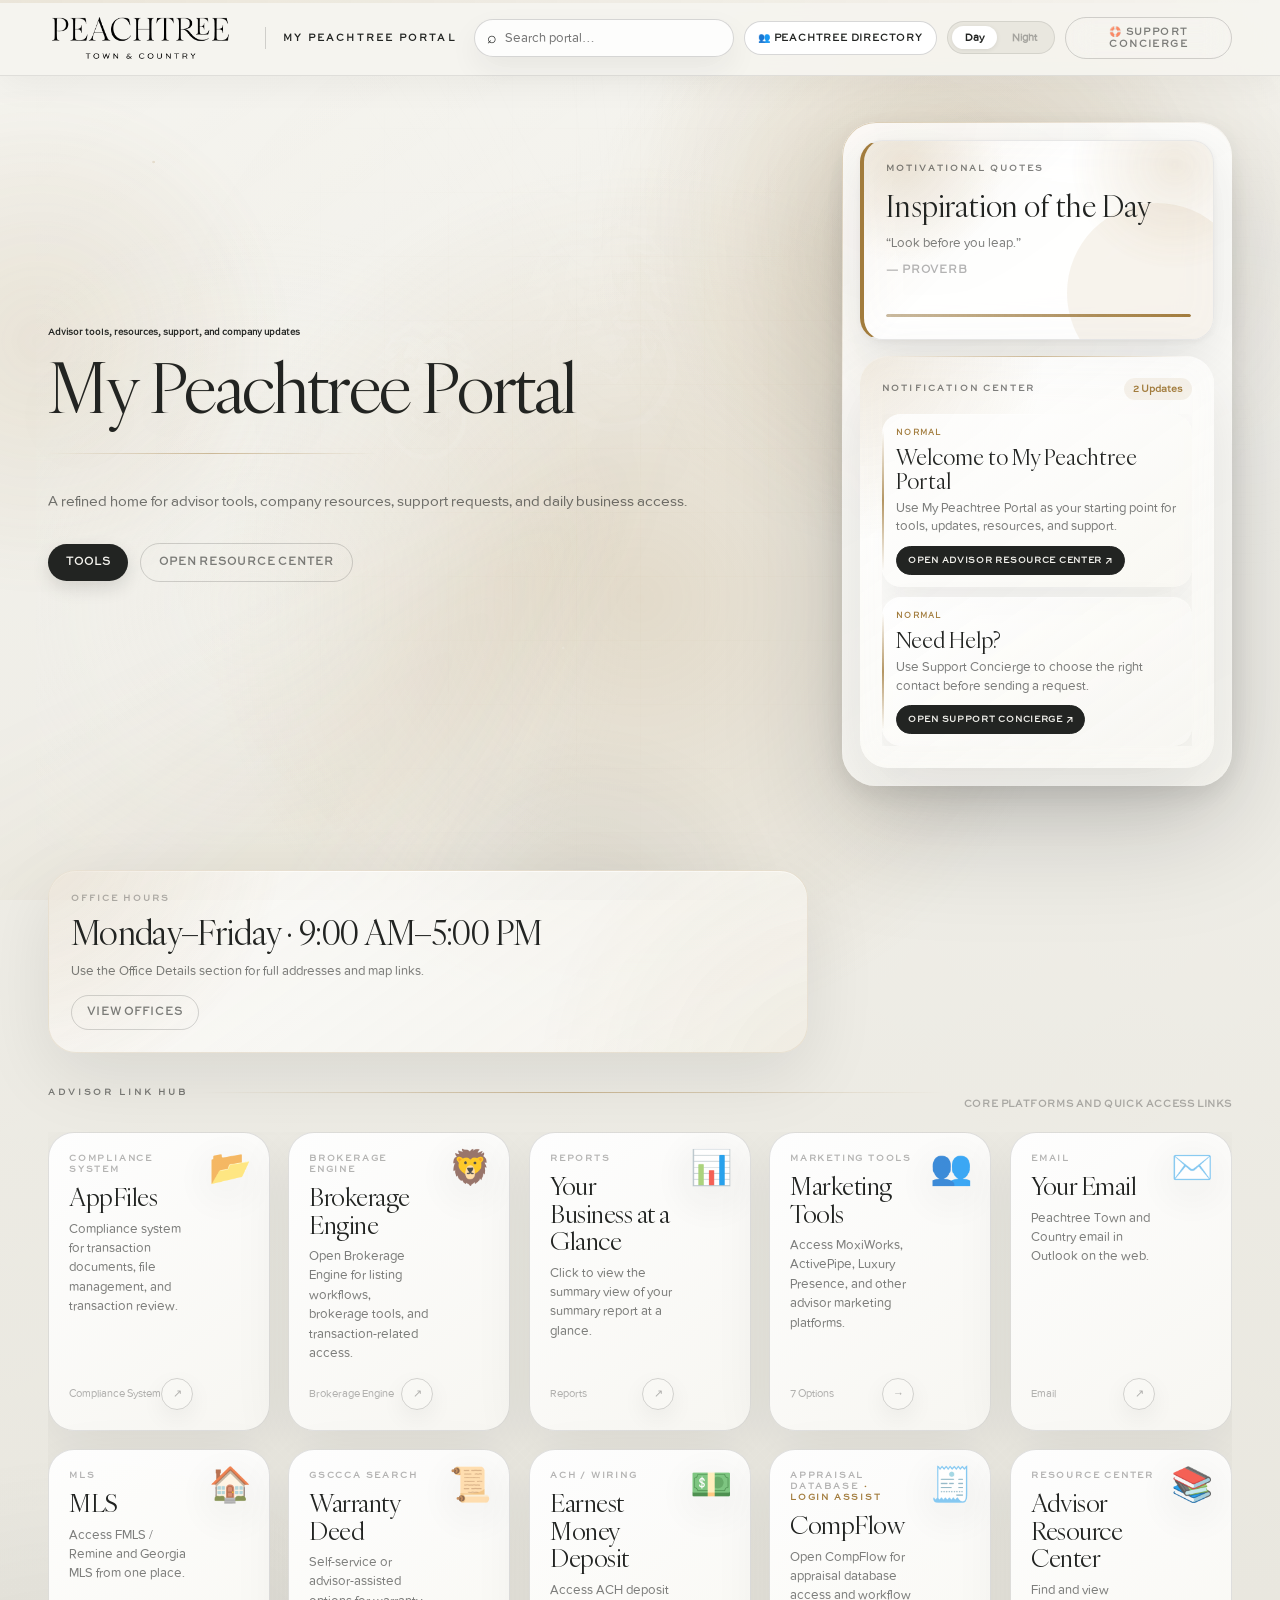
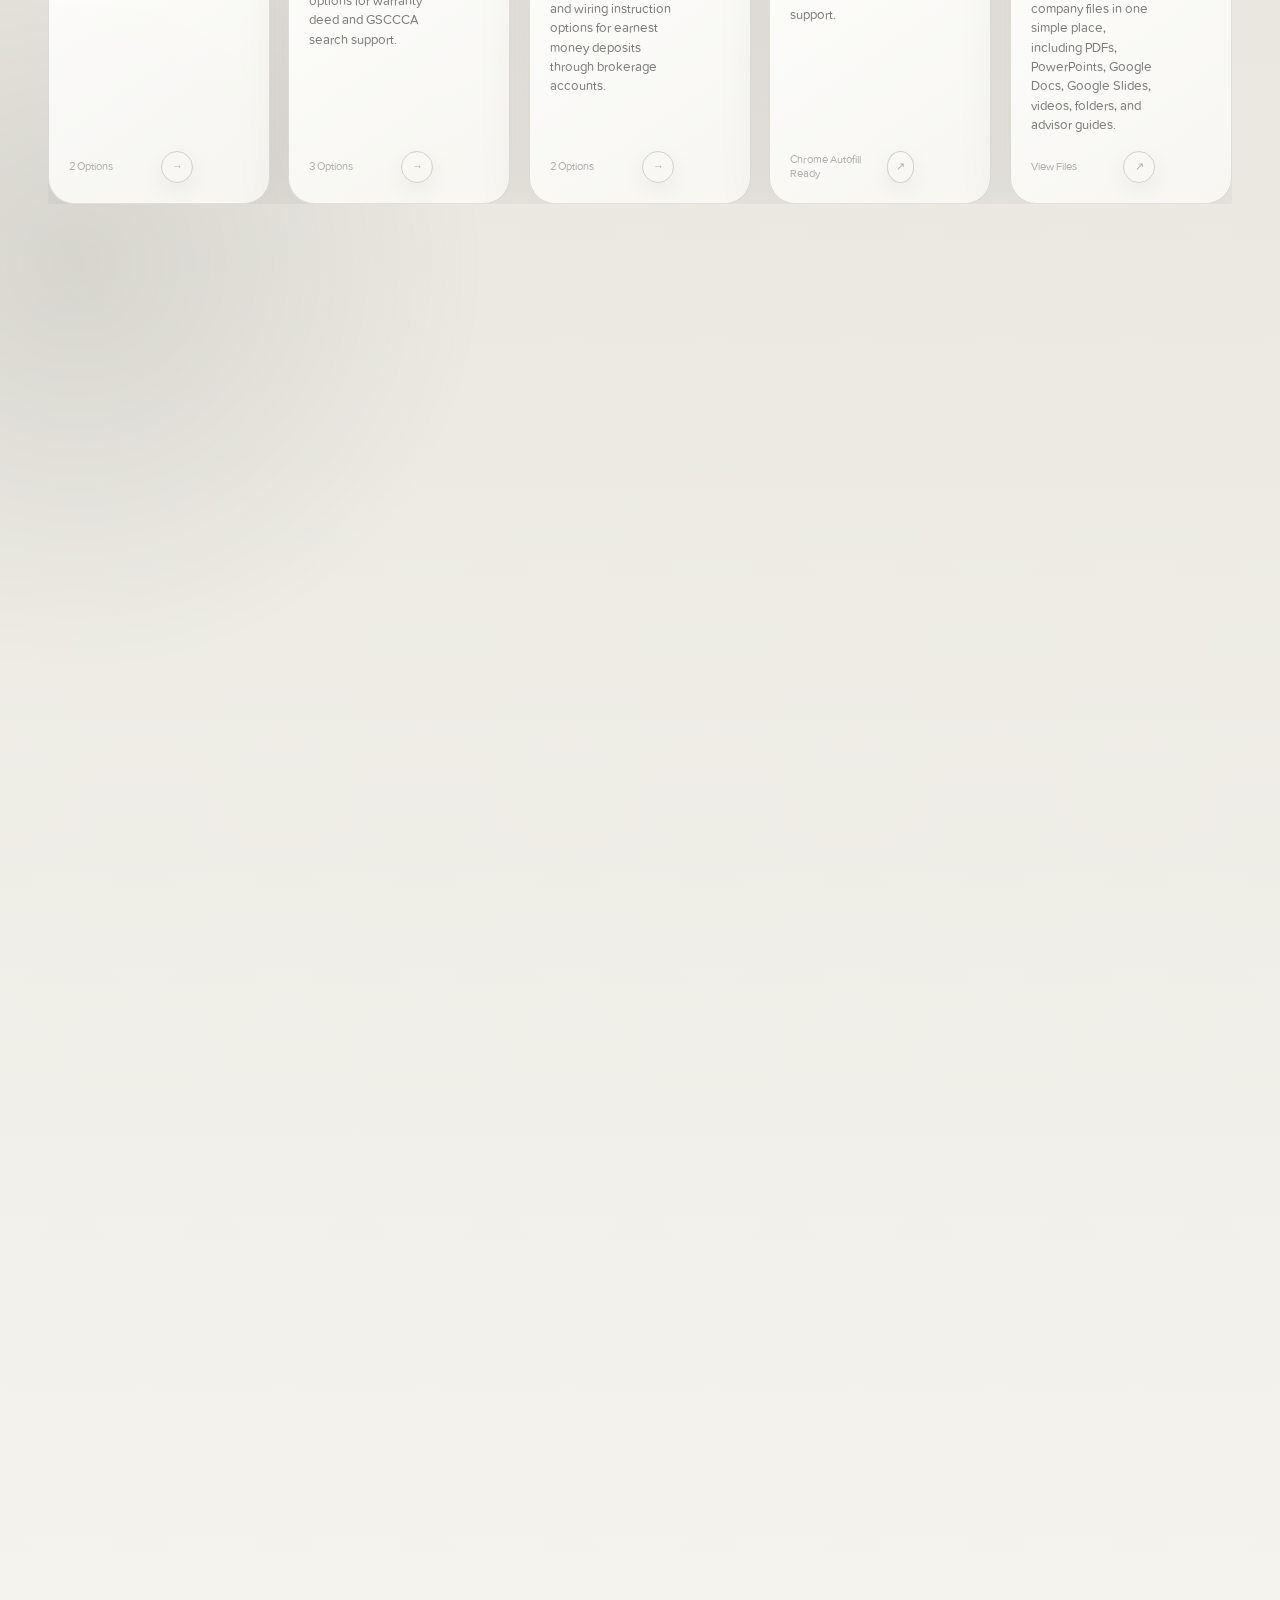
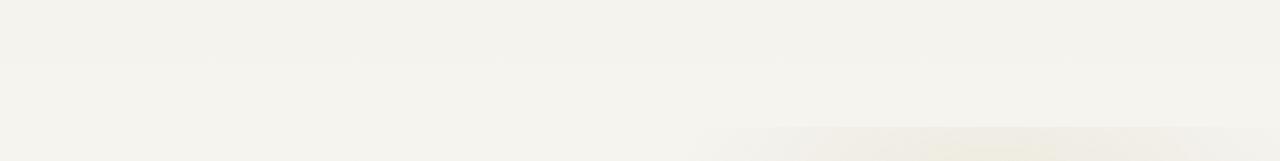
<file: index.html>
<!DOCTYPE html>
<html lang="en" data-theme="light">
  <head>
    <meta charset="UTF-8" />
    <meta name="viewport" content="width=device-width, initial-scale=1.0, viewport-fit=cover" />
    <meta name="apple-mobile-web-app-capable" content="yes" />
    <meta property="og:title" content="My Peachtree Portal" />
    <meta property="og:site_name" content="My Peachtree Portal" />
    <meta name="application-name" content="My Peachtree Portal" />
    <meta name="apple-mobile-web-app-title" content="My Peachtree Portal" />
    <title>Peachtree · My Peachtree Portal</title>
    <link rel="preconnect" href="https://drive.google.com">
    <link rel="preconnect" href="https://docs.google.com">
    <link rel="preconnect" href="https://accounts.google.com">
    <link rel="preconnect" href="https://lh3.googleusercontent.com">
<style>
*,
*::before,
*::after {
  box-sizing: border-box;
  margin: 0;
  padding: 0;
}

:root {
  --black: #000000;
  --iron-ore: #222422;
  --ivory: #F5F4EF;
  --white: #FFFFFF;
  --ease: cubic-bezier(.22, 1, .36, 1);
  --spring: cubic-bezier(.34, 1.56, .64, 1);
  --radius: 22px;
  --radius-sm: 14px;
  --new: #B42318;
  --gold: #A27C3D;
}

[data-theme="light"] {
  --bg: var(--ivory);
  --bg-2: #E9E7DF;
  --card: #fff;
  --card-2: #F8F7F2;
  --text: var(--iron-ore);
  --muted: rgba(34, 36, 34, .58);
  --soft: rgba(34, 36, 34, .34);
  --border: rgba(34, 36, 34, .10);
  --border-2: rgba(34, 36, 34, .18);
  --nav: rgba(245, 244, 239, .88);
  --shadow: 0 16px 50px rgba(0, 0, 0, .09), 0 2px 8px rgba(0, 0, 0, .05);
  --shadow-hover: 0 24px 70px rgba(0, 0, 0, .16), 0 4px 14px rgba(0, 0, 0, .07);
  --reverse: var(--ivory);
  --reverse-bg: var(--iron-ore);
  --overlay: rgba(18, 20, 18, .66);
}

[data-theme="dark"] {
  --bg: #141614;
  --bg-2: #0E100E;
  --card: #1C1E1C;
  --card-2: #151815;
  --text: var(--ivory);
  --muted: rgba(245, 244, 239, .58);
  --soft: rgba(245, 244, 239, .34);
  --border: rgba(245, 244, 239, .09);
  --border-2: rgba(245, 244, 239, .17);
  --nav: rgba(14, 16, 14, .90);
  --shadow: 0 16px 50px rgba(0, 0, 0, .42), 0 2px 8px rgba(0, 0, 0, .22);
  --shadow-hover: 0 24px 70px rgba(0, 0, 0, .65), 0 4px 14px rgba(0, 0, 0, .34);
  --reverse: var(--iron-ore);
  --reverse-bg: var(--ivory);
  --overlay: rgba(0, 0, 0, .78);
}

html {
  scroll-behavior: smooth;
  -webkit-font-smoothing: antialiased;
}

body {
  font-family: var(--ptc-font-body);
  background: radial-gradient(circle at 12% 4%, rgba(162, 124, 61, .12), transparent 28%), var(--bg);
  color: var(--text);
  min-height: 100svh;
  overflow-x: hidden;
  transition: background .45s var(--ease), color .45s var(--ease);
}

a {
  color: inherit;
}

.hidden {
  display: none !important;
}

.muted {
  color: var(--muted);
}

nav {
  position: sticky;
  top: 0;
  z-index: 200;
  height: 68px;
  background: var(--nav);
  border-bottom: 1px solid var(--border);
  backdrop-filter: saturate(180%) blur(24px);
  -webkit-backdrop-filter: saturate(180%) blur(24px);
}

.nav-inner {
  max-width: 1500px;
  margin: 0 auto;
  height: 100%;
  display: flex;
  align-items: center;
  justify-content: space-between;
  padding: 0 48px;
  gap: 18px;
}

.wordmark {
  display: flex;
  align-items: center;
  min-width: 185px;
}

.nav-logo {
  width: clamp(172px, 16vw, 250px);
  height: 44px;
  object-fit: contain;
  object-position: left center;
}

.nav-logo-dark {
  display: none;
}

[data-theme="dark"] .nav-logo-light {
  display: none;
}

[data-theme="dark"] .nav-logo-dark {
  display: block;
}

.fallback {
  display: none;
  font-family: var(--ptc-font-display);
  font-size: 20px;
  letter-spacing: .04em;
}

.wordmark.logo-missing .fallback {
  display: block;
}

.wordmark.logo-missing img {
  display: none !important;
}

.nav-label {
  font-size: 10px;
  text-transform: uppercase;
  letter-spacing: .22em;
  font-weight: 800;
  color: var(--text);
  white-space: nowrap;
}

.nav-right {
  display: flex;
  align-items: center;
  gap: 10px;
}

.pill-toggle {
  display: flex;
  gap: 2px;
  background: var(--bg-2);
  border: 1px solid var(--border);
  border-radius: 999px;
  padding: 4px;
  cursor: pointer;
}

.pill-toggle span {
  font-size: 11px;
  font-weight: 700;
  color: var(--soft);
  padding: 6px 13px;
  border-radius: 999px;
  line-height: 1;
}

.pill-toggle span.on {
  background: var(--card);
  color: var(--text);
  box-shadow: 0 1px 5px rgba(0, 0, 0, .08);
}

.admin-link {
  font-size: 10px;
  letter-spacing: .14em;
  text-transform: uppercase;
  text-decoration: none;
  border: 1px solid var(--border-2);
  padding: 8px 13px;
  border-radius: 999px;
  color: var(--muted);
  transition: .2s;
}

.admin-link:hover {
  color: var(--text);
  background: var(--bg-2);
}

main {
  max-width: 1500px;
  margin: 0 auto;
  padding: 0 48px 96px;
}

.hero {
  display: grid;
  grid-template-columns: minmax(0, 1fr) 420px;
  gap: 42px;
  align-items: end;
  padding: 76px 0 34px;
}

.eyebrow {
  font-size: 9px;
  font-weight: 800;
  letter-spacing: .28em;
  text-transform: uppercase;
  margin-bottom: 18px;
}

.hero h1 {
  font-family: var(--ptc-font-display);
  font-size: clamp(54px, 6vw, 94px);
  font-weight: 400;
  line-height: .98;
  letter-spacing: -.018em;
}

.hero h1 em {
  font-weight: 300;
}

.hero-rule {
  width: 52px;
  height: 1px;
  background: var(--border-2);
  margin: 28px 0;
}

.hero p {
  font-size: 15px;
  line-height: 1.8;
  max-width: 560px;
  color: var(--muted);
}

.hero-aside {
  border: 1px solid var(--border);
  background: linear-gradient(145deg, var(--card), var(--card-2));
  border-radius: var(--radius);
  box-shadow: var(--shadow);
  padding: 24px;
  position: relative;
  overflow: hidden;
}

.hero-aside::after {
  content: '';
  position: absolute;
  right: -34px;
  bottom: -44px;
  width: 180px;
  height: 180px;
  border-radius: 50%;
  background: rgba(162, 124, 61, .09);
}

.aside-kicker {
  font-size: 9px;
  font-weight: 800;
  letter-spacing: .22em;
  text-transform: uppercase;
  color: var(--muted);
  margin-bottom: 14px;
}

.aside-title {
  font-family: var(--ptc-font-display);
  font-size: 30px;
  line-height: 1.08;
  margin-bottom: 10px;
}

.aside-copy {
  font-size: 13px;
  line-height: 1.65;
  color: var(--muted);
  position: relative;
}

.announce-banner {
  display: none;
  margin-bottom: 22px;
  background: var(--reverse-bg);
  color: var(--reverse);
  border-radius: 16px;
  padding: 14px 18px;
  align-items: center;
  justify-content: space-between;
  gap: 18px;
  box-shadow: var(--shadow);
}

.announce-banner.show {
  display: flex;
}

.announce-banner span {
  font-size: 13px;
  line-height: 1.45;
}

.announce-banner button {
  border: 1px solid rgba(245, 244, 239, .26);
  background: transparent;
  color: inherit;
  border-radius: 999px;
  padding: 6px 11px;
  font-size: 10px;
  letter-spacing: .1em;
  text-transform: uppercase;
  cursor: pointer;
  opacity: .78;
}

.announce-banner button:hover {
  opacity: 1;
  background: rgba(255, 255, 255, .1);
}

.section {
  margin-top: 34px;
}

.section-top {
  display: flex;
  align-items: flex-end;
  justify-content: space-between;
  gap: 20px;
  margin-bottom: 18px;
}

.section-kicker {
  font-size: 9px;
  font-weight: 800;
  letter-spacing: .26em;
  text-transform: uppercase;
  color: var(--muted);
  border-bottom: 1px solid var(--border);
  padding-bottom: 12px;
  flex: 1;
}

.section-note {
  font-size: 12px;
  color: var(--soft);
  white-space: nowrap;
}

.notification-grid {
  display: grid;
  grid-template-columns: repeat(3, minmax(0, 1fr));
  gap: 16px;
}

.notice {
  background: var(--card);
  border: 1px solid var(--border);
  border-radius: 20px;
  box-shadow: var(--shadow);
  padding: 20px;
  display: flex;
  flex-direction: column;
  min-height: 166px;
  transition: .28s var(--ease);
  position: relative;
  overflow: hidden;
}

.notice:hover {
  transform: translateY(-3px);
  box-shadow: var(--shadow-hover);
  border-color: var(--border-2);
}

.notice.high::before {
  content: '';
  position: absolute;
  left: 0;
  top: 0;
  bottom: 0;
  width: 5px;
  background: #B42318;
}

.notice.normal::before {
  content: '';
  position: absolute;
  left: 0;
  top: 0;
  bottom: 0;
  width: 5px;
  background: var(--gold);
}

.notice.low::before {
  content: '';
  position: absolute;
  left: 0;
  top: 0;
  bottom: 0;
  width: 5px;
  background: var(--soft);
}

.notice-meta {
  font-size: 9px;
  font-weight: 800;
  letter-spacing: .16em;
  text-transform: uppercase;
  color: var(--soft);
  margin-bottom: 10px;
}

.notice-title {
  font-family: var(--ptc-font-display);
  font-size: 25px;
  line-height: 1.15;
  margin-bottom: 8px;
}

.notice-msg {
  font-size: 13px;
  line-height: 1.55;
  color: var(--muted);
  flex: 1;
}

.notice-actions {
  margin-top: 15px;
  display: flex;
  gap: 10px;
  align-items: center;
}

.btn {
  appearance: none;
  border: none;
  border-radius: 999px;
  padding: 10px 15px;
  font-size: 11px;
  font-weight: 800;
  letter-spacing: .08em;
  text-transform: uppercase;
  cursor: pointer;
  transition: .2s var(--ease);
  text-decoration: none;
  display: inline-flex;
  align-items: center;
  justify-content: center;
  gap: 7px;
}

.btn-primary {
  background: var(--reverse-bg);
  color: var(--reverse);
  box-shadow: 0 7px 18px rgba(0, 0, 0, .12);
}

.btn-primary:hover {
  transform: translateY(-2px);
}

.btn-soft {
  border: 1px solid var(--border-2);
  background: transparent;
  color: var(--muted);
}

.btn-soft:hover {
  background: var(--bg-2);
  color: var(--text);
}

.tools {
  display: grid;
  grid-template-columns: repeat(5, minmax(0, 1fr));
  gap: 16px;
}

.tool-card {
  background: var(--card);
  border: 1px solid var(--border);
  border-radius: 20px;
  box-shadow: var(--shadow);
  padding: 20px;
  min-height: 174px;
  cursor: pointer;
  display: flex;
  flex-direction: column;
  transition: .28s var(--ease);
  position: relative;
  overflow: hidden;
}

.tool-card:hover {
  transform: translateY(-5px);
  box-shadow: var(--shadow-hover);
  border-color: var(--border-2);
}

.tool-card.disabled {
  opacity: .56;
}

.tool-icon {
  font-size: 27px;
  margin-bottom: 18px;
}

.tool-type {
  font-size: 9px;
  font-weight: 800;
  letter-spacing: .18em;
  text-transform: uppercase;
  color: var(--soft);
  margin-bottom: 8px;
}

.tool-title {
  font-family: var(--ptc-font-display);
  font-size: 25px;
  line-height: 1.1;
  margin-bottom: 8px;
}

.tool-desc {
  font-size: 12.5px;
  line-height: 1.55;
  color: var(--muted);
  flex: 1;
}

.new-badge {
  position: absolute;
  top: 14px;
  right: 14px;
  background: var(--new);
  color: white;
  border-radius: 999px;
  font-size: 8px;
  font-weight: 900;
  letter-spacing: .12em;
  padding: 4px 8px;
  text-transform: uppercase;
}

.tool-footer {
  display: flex;
  align-items: center;
  justify-content: space-between;
  margin-top: 16px;
  color: var(--soft);
  font-size: 11px;
}

.arrow {
  width: 32px;
  height: 32px;
  border-radius: 50%;
  border: 1px solid var(--border-2);
  display: flex;
  align-items: center;
  justify-content: center;
  transition: .2s;
}

.tool-card:hover .arrow,
.resource-card:hover .arrow {
  background: var(--reverse-bg);
  color: var(--reverse);
  border-color: var(--reverse-bg);
  transform: translate(2px, -2px);
}

.office-section {
  margin-top: 34px;
  background: linear-gradient(145deg, var(--card), var(--card-2));
  border: 1px solid var(--border);
  border-radius: 28px;
  box-shadow: var(--shadow);
  padding: 24px;
  position: relative;
  overflow: hidden;
}

.office-section::after {
  content: '';
  position: absolute;
  right: -64px;
  bottom: -90px;
  width: 210px;
  height: 210px;
  border-radius: 50%;
  background: rgba(162, 124, 61, .08);
  pointer-events: none;
}

.office-head {
  display: flex;
  justify-content: space-between;
  align-items: flex-end;
  gap: 22px;
  margin-bottom: 18px;
  position: relative;
  z-index: 1;
}

.office-copy {
  font-size: 13.5px;
  line-height: 1.65;
  color: var(--muted);
  max-width: 720px;
  margin-top: 10px;
}

.hours-pill {
  border: 1px solid var(--border-2);
  background: rgba(162, 124, 61, .08);
  border-radius: 999px;
  padding: 10px 15px;
  display: flex;
  align-items: center;
  gap: 10px;
  white-space: nowrap;
  color: var(--text);
}

.hours-pill-track {
  display: flex;
  align-items: center;
  gap: 10px;
  white-space: nowrap;
}

.hours-pill span {
  font-size: 9px;
  font-weight: 900;
  letter-spacing: .14em;
  text-transform: uppercase;
  color: var(--gold);
}

.hours-pill strong {
  font-size: 12px;
  font-weight: 700;
}

.office-list {
  display: grid;
  grid-template-columns: 1fr;
  gap: 12px;
  position: relative;
  z-index: 1;
}

.office-card {
  display: grid;
  grid-template-columns: 48px minmax(0, 1fr) auto;
  gap: 16px;
  align-items: center;
  text-decoration: none;
  background: var(--card);
  border: 1px solid var(--border);
  border-radius: 20px;
  box-shadow: 0 10px 34px rgba(0, 0, 0, .06);
  padding: 18px 20px;
  min-height: 112px;
  transition: .28s var(--ease);
}

.office-card:hover {
  transform: translateY(-4px);
  box-shadow: var(--shadow-hover);
  border-color: var(--border-2);
}

.office-pin {
  width: 48px;
  height: 48px;
  border-radius: 50%;
  background: var(--reverse-bg);
  color: var(--reverse);
  display: flex;
  align-items: center;
  justify-content: center;
  font-size: 22px;
  box-shadow: 0 8px 18px rgba(0, 0, 0, .12);
}

.office-eyebrow {
  font-size: 9px;
  font-weight: 900;
  letter-spacing: .16em;
  text-transform: uppercase;
  color: var(--soft);
  margin-bottom: 7px;
}

.office-name {
  font-family: var(--ptc-font-display);
  font-size: 29px;
  line-height: 1.05;
  margin-bottom: 6px;
}

.office-address {
  font-size: 13.5px;
  line-height: 1.55;
  color: var(--muted);
}

.office-action {
  border: 1px solid var(--border-2);
  border-radius: 999px;
  padding: 9px 13px;
  font-size: 10px;
  font-weight: 900;
  letter-spacing: .08em;
  text-transform: uppercase;
  color: var(--muted);
  white-space: nowrap;
  transition: .2s var(--ease);
}

.office-card:hover .office-action {
  background: var(--reverse-bg);
  color: var(--reverse);
  border-color: var(--reverse-bg);
  transform: translateX(2px);
}

@media (max-width:760px) {
  .office-section {
    border-radius: 20px;
    padding: 18px;
  }

  .office-head {
    align-items: flex-start;
    flex-direction: column;
  }

  .hours-pill {
    border-radius: 16px;
    align-items: flex-start;
    flex-direction: column;
    gap: 4px;
    white-space: normal;
  }

  .office-card {
    grid-template-columns: 44px minmax(0, 1fr);
    gap: 13px;
    padding: 16px;
  }

  .office-pin {
    width: 44px;
    height: 44px;
    font-size: 20px;
  }

  .office-action {
    grid-column: 2;
    justify-self: start;
  }

  .office-name {
    font-size: 25px;
  }
}

.search-panel {
  margin: 28px 0 4px;
  background: var(--card);
  border: 1px solid var(--border-2);
  border-radius: 18px;
  box-shadow: var(--shadow);
  display: flex;
  align-items: center;
  gap: 12px;
  padding: 14px 18px;
}

.search-panel input {
  flex: 1;
  background: transparent;
  border: none;
  outline: none;
  color: var(--text);
  font-family: var(--ptc-font-body);
  font-size: 14px;
}

.search-panel input::placeholder {
  color: var(--soft);
}

.search-count {
  font-size: 11px;
  color: var(--soft);
  white-space: nowrap;
}

.clear-btn {
  border: none;
  background: transparent;
  color: var(--soft);
  cursor: pointer;
  font-size: 12px;
  padding: 4px 8px;
  border-radius: 8px;
}

.clear-btn:hover {
  background: var(--bg-2);
  color: var(--text);
}

.chips {
  display: flex;
  flex-wrap: wrap;
  gap: 8px;
  margin: 0 0 18px;
}

.chip {
  border: 1px solid var(--border-2);
  background: transparent;
  color: var(--muted);
  border-radius: 999px;
  padding: 8px 14px;
  font-size: 10px;
  font-weight: 800;
  letter-spacing: .08em;
  text-transform: uppercase;
  cursor: pointer;
  transition: .2s;
}

.chip:hover,
.chip.active {
  background: var(--reverse-bg);
  color: var(--reverse);
  border-color: var(--reverse-bg);
}

.resource-list {
  display: grid;
  grid-template-columns: repeat(2, minmax(0, 1fr));
  gap: 18px;
}

.resource-card {
  background: var(--card);
  border: 1px solid var(--border);
  border-radius: 20px;
  box-shadow: var(--shadow);
  min-height: 128px;
  display: flex;
  overflow: hidden;
  cursor: pointer;
  transition: .28s var(--ease);
}

.resource-card:hover {
  transform: translateY(-4px);
  box-shadow: var(--shadow-hover);
  border-color: var(--border-2);
}

.resource-card.disabled {
  opacity: .45;
  cursor: not-allowed;
}

.spine {
  width: 54px;
  background: var(--reverse-bg);
  color: var(--reverse);
  display: flex;
  align-items: center;
  justify-content: center;
  flex-direction: column;
  gap: 10px;
  flex-shrink: 0;
}

.spine-icon {
  font-size: 20px;
}

.spine-num {
  font-family: var(--ptc-font-display);
  font-size: 13px;
  opacity: .66;
  writing-mode: vertical-rl;
  transform: rotate(180deg);
  letter-spacing: .08em;
}

.res-body {
  padding: 21px 22px;
  display: flex;
  align-items: center;
  gap: 16px;
  flex: 1;
  min-width: 0;
}

.res-info {
  min-width: 0;
  flex: 1;
}

.res-type {
  font-size: 9px;
  font-weight: 800;
  letter-spacing: .18em;
  text-transform: uppercase;
  color: var(--soft);
  margin-bottom: 8px;
}

.res-title {
  font-family: var(--ptc-font-display);
  font-size: 26px;
  line-height: 1.15;
  margin-bottom: 7px;
}

.res-desc {
  font-size: 13px;
  line-height: 1.55;
  color: var(--muted);
}

.res-badge {
  font-size: 9px;
  font-weight: 800;
  letter-spacing: .12em;
  text-transform: uppercase;
  background: var(--bg-2);
  color: var(--muted);
  border-radius: 8px;
  padding: 6px 10px;
  white-space: nowrap;
}

.empty {
  padding: 55px 20px;
  text-align: center;
  border: 1px dashed var(--border-2);
  border-radius: 20px;
  color: var(--muted);
}

footer {
  border-top: 1px solid var(--border);
  padding: 24px 0;
  color: var(--soft);
  font-size: 12px;
  overflow: hidden;
  position: relative;
  background: linear-gradient(90deg, transparent, rgba(162, 124, 61, .035), transparent);
}

.footer-marquee-shell {
  width: 100%;
  overflow: hidden;
  white-space: nowrap;
  mask-image: linear-gradient(90deg, transparent, #000 7%, #000 93%, transparent);
  -webkit-mask-image: linear-gradient(90deg, transparent, #000 7%, #000 93%, transparent);
}

.footer-marquee-track {
  display: flex;
  width: max-content;
  will-change: transform;
  animation: footerMarquee 34s linear infinite;
}

.footer-marquee-shell:hover .footer-marquee-track {
  animation-play-state: paused;
}

.footer-marquee-group {
  display: flex;
  align-items: center;
  gap: 34px;
  padding-right: 34px;
  flex-shrink: 0;
}

.footer-marquee-item {
  display: inline-flex;
  align-items: center;
  gap: 18px;
  white-space: nowrap;
}

.footer-brand {
  font-family: var(--ptc-font-display);
  font-size: 20px;
  color: var(--text);
}

.footer-dot {
  width: 5px;
  height: 5px;
  border-radius: 999px;
  background: var(--gold);
  opacity: .7;
  box-shadow: 0 0 16px rgba(162, 124, 61, .34);
}

@keyframes footerMarquee {
  from {
    transform: translate3d(0, 0, 0);
  }

  to {
    transform: translate3d(-50%, 0, 0);
  }
}

@media (prefers-reduced-motion:reduce) {
  .footer-marquee-track {
    animation: none !important;
    transform: none !important;
  }

  .footer-marquee-group:nth-child(2) {
    display: none;
  }
}

.modal {
  position: fixed;
  inset: 0;
  z-index: 800;
  display: none;
}

.modal.open {
  display: block;
}

.modal-scrim {
  position: absolute;
  inset: 0;
  background: var(--overlay);
  backdrop-filter: blur(18px);
  -webkit-backdrop-filter: blur(18px);
}

.modal-panel {
  position: relative;
  z-index: 1;
  width: min(920px, calc(100% - 34px));
  max-height: calc(100svh - 34px);
  margin: 17px auto;
  background: var(--card);
  border: 1px solid var(--border);
  border-radius: 26px;
  box-shadow: 0 40px 100px rgba(0, 0, 0, .32);
  display: flex;
  flex-direction: column;
  overflow: hidden;
  animation: panelIn .26s var(--ease) both;
}

@keyframes panelIn {
  from {
    opacity: 0;
    transform: translateY(18px) scale(.98);
  }

  to {
    opacity: 1;
    transform: none;
  }
}

.modal-head {
  padding: 22px 24px;
  border-bottom: 1px solid var(--border);
  display: flex;
  align-items: flex-start;
  justify-content: space-between;
  gap: 16px;
  background: var(--card-2);
}

.modal-kicker {
  font-size: 9px;
  font-weight: 900;
  letter-spacing: .18em;
  text-transform: uppercase;
  color: var(--soft);
  margin-bottom: 8px;
}

.modal-title {
  font-family: var(--ptc-font-display);
  font-size: 34px;
  line-height: 1.1;
}

.modal-sub {
  font-size: 13px;
  line-height: 1.55;
  color: var(--muted);
  margin-top: 8px;
}

.close {
  width: 38px;
  height: 38px;
  border-radius: 50%;
  border: 1px solid var(--border-2);
  background: transparent;
  color: var(--muted);
  font-size: 22px;
  cursor: pointer;
}

.close:hover {
  background: #B42318;
  color: white;
  border-color: #B42318;
}

.modal-body {
  padding: 22px;
  overflow: auto;
}

.folder-grid {
  display: grid;
  grid-template-columns: repeat(2, minmax(0, 1fr));
  gap: 13px;
}

.folder-item {
  border: 1px solid var(--border);
  background: var(--card-2);
  border-radius: 18px;
  padding: 16px;
  cursor: pointer;
  display: flex;
  align-items: center;
  gap: 14px;
  transition: .2s;
}

.folder-item:hover {
  border-color: var(--border-2);
  transform: translateY(-2px);
  box-shadow: var(--shadow);
}

.folder-item.disabled {
  opacity: .45;
  cursor: not-allowed;
}

.folder-ico {
  font-size: 22px;
}

.folder-label {
  font-family: var(--ptc-font-display);
  font-size: 22px;
  line-height: 1.08;
}

.folder-desc {
  font-size: 12px;
  color: var(--muted);
  line-height: 1.45;
  margin-top: 4px;
}

.folder-meta {
  margin-left: auto;
  font-size: 9px;
  font-weight: 800;
  letter-spacing: .12em;
  text-transform: uppercase;
  color: var(--soft);
  white-space: nowrap;
}

.back-row {
  display: none;
  margin-bottom: 14px;
}

.back-row.show {
  display: block;
}

.toast {
  position: fixed;
  left: 50%;
  bottom: 22px;
  transform: translateX(-50%) translateY(20px);
  z-index: 900;
  background: var(--reverse-bg);
  color: var(--reverse);
  padding: 12px 17px;
  border-radius: 999px;
  font-size: 12px;
  font-weight: 700;
  opacity: 0;
  pointer-events: none;
  transition: .25s;
}

.toast.show {
  opacity: 1;
  transform: translateX(-50%) translateY(0);
}

@media (max-width:1100px) {
  .hero {
    grid-template-columns: 1fr;
  }

  .hero-aside {
    max-width: 620px;
  }

  .tools {
    grid-template-columns: repeat(3, 1fr);
  }

  .notification-grid {
    grid-template-columns: 1fr 1fr;
  }

  .resource-list {
    grid-template-columns: 1fr;
  }
}

@media (max-width:760px) {

  .nav-inner,
  main {
    padding-left: 20px;
    padding-right: 20px;
  }

  .nav-label,
  .admin-link {
    display: none;
  }

  .hero {
    padding-top: 46px;
  }

  .tools,
  .notification-grid,
  .folder-grid {
    grid-template-columns: 1fr;
  }

  .resource-card {
    min-height: 116px;
  }

  .res-body {
    padding: 18px;
  }

  .spine {
    width: 46px;
  }

  .section-top {
    align-items: flex-start;
    flex-direction: column;
  }

  .section-note {
    white-space: normal;
  }

  .announce-banner {
    align-items: flex-start;
    flex-direction: column;
  }

  .hero h1 {
    font-size: 55px;
  }

  .footer-marquee-track {
    animation-duration: 26s;
  }

  .modal-panel {
    width: calc(100% - 20px);
    margin: 10px auto;
    max-height: calc(100svh - 20px);
  }
}

.splash {
  position: fixed;
  inset: 0;
  z-index: 9999;
  display: flex;
  align-items: center;
  justify-content: center;
  background: var(--bg);
  transition: opacity .55s var(--ease), visibility .55s var(--ease);
  cursor: pointer;
  overflow: hidden;
}

.splash::before {
  content: "";
  position: absolute;
  inset: -20%;
  background: radial-gradient(circle at center, rgba(162, 124, 61, .16), transparent 32%);
  animation: splashGlow 2.4s ease-in-out infinite alternate;
}

.splash-inner {
  position: relative;
  z-index: 1;
  display: flex;
  flex-direction: column;
  align-items: center;
  gap: 18px;
  text-align: center;
  animation: splashRise .75s var(--ease) both;
}

.splash-logo {
  width: min(210px, 42vw);
  height: min(210px, 42vw);
  object-fit: contain;
}

.splash-logo-dark {
  display: none;
}

[data-theme="dark"] .splash-logo-light {
  display: none;
}

[data-theme="dark"] .splash-logo-dark {
  display: block;
}

.splash-title {
  font-family: var(--ptc-font-display);
  font-size: clamp(34px, 5vw, 62px);
  font-weight: 400;
  letter-spacing: .01em;
  line-height: 1;
  color: var(--text);
}

.splash-sub {
  font-size: 10px;
  font-weight: 900;
  letter-spacing: .26em;
  text-transform: uppercase;
  color: var(--muted);
}

.splash-line {
  display: none;
}

.splash.hide {
  opacity: 0;
  visibility: hidden;
  pointer-events: none;
}

@keyframes splashRise {
  from {
    opacity: 0;
    transform: translateY(18px) scale(.98);
  }

  to {
    opacity: 1;
    transform: translateY(0) scale(1);
  }
}

@keyframes splashGlow {
  from {
    transform: scale(1);
    opacity: .5;
  }

  to {
    transform: scale(1.08);
    opacity: 1;
  }
}

.support-top {
  font-size: 10px;
  letter-spacing: .14em;
  text-transform: uppercase;
  text-decoration: none;
  border: 1px solid var(--border-2);
  padding: 8px 13px;
  border-radius: 999px;
  color: var(--muted);
  transition: .2s;
  background: transparent;
  cursor: pointer;
  font-weight: 800;
}

.support-top:hover {
  color: var(--text);
  background: var(--bg-2);
}

.hero {
  align-items: center;
}

.hero-aside {
  display: flex;
  flex-direction: column;
  gap: 16px;
  padding: 0;
  background: transparent;
  border: none;
  box-shadow: none;
  overflow: visible;
}

.hero-aside::after {
  display: none;
}

.hero-notice-panel,
.today-card {
  border: 1px solid var(--border);
  background: linear-gradient(145deg, var(--card), var(--card-2));
  border-radius: var(--radius);
  box-shadow: var(--shadow);
  padding: 22px;
  position: relative;
  overflow: hidden;
}

.today-card::after {
  content: '';
  position: absolute;
  right: -34px;
  bottom: -44px;
  width: 180px;
  height: 180px;
  border-radius: 50%;
  background: rgba(162, 124, 61, .09);
}

.hero-notice-panel {
  border-left: 4px solid var(--gold);
}

.hero-notice-head {
  display: flex;
  align-items: center;
  justify-content: space-between;
  gap: 14px;
  margin-bottom: 14px;
}

.hero-notice-title {
  font-size: 9px;
  font-weight: 900;
  letter-spacing: .24em;
  text-transform: uppercase;
  color: var(--muted);
}

.hero-notice-count {
  font-size: 10px;
  font-weight: 800;
  color: var(--soft);
  border: 1px solid var(--border-2);
  padding: 5px 9px;
  border-radius: 999px;
  white-space: nowrap;
}

.hero-notices {
  display: flex;
  flex-direction: column;
  gap: 10px;
}

.mini-notice {
  border: 1px solid var(--border);
  background: rgba(255, 255, 255, .38);
  border-radius: 16px;
  padding: 14px 14px 12px;
  transition: .24s var(--ease);
}

[data-theme="dark"] .mini-notice {
  background: rgba(245, 244, 239, .035);
}

.mini-notice:hover {
  transform: translateY(-2px);
  border-color: var(--border-2);
}

.mini-meta {
  font-size: 8px;
  font-weight: 900;
  letter-spacing: .16em;
  text-transform: uppercase;
  color: var(--gold);
  margin-bottom: 7px;
}

.mini-title {
  font-family: var(--ptc-font-display);
  font-size: 22px;
  line-height: 1.08;
  margin-bottom: 6px;
}

.mini-msg {
  font-size: 12.5px;
  line-height: 1.5;
  color: var(--muted);
}

.mini-actions {
  display: flex;
  gap: 8px;
  flex-wrap: wrap;
  margin-top: 10px;
}

.mini-btn {
  font-size: 9px;
  font-weight: 900;
  letter-spacing: .08em;
  text-transform: uppercase;
  border-radius: 999px;
  padding: 8px 11px;
  text-decoration: none;
  border: 1px solid var(--border-2);
  background: transparent;
  color: var(--muted);
  cursor: pointer;
}

.mini-btn.primary {
  background: var(--reverse-bg);
  color: var(--reverse);
  border-color: var(--reverse-bg);
}

.mini-btn:hover {
  transform: translateY(-1px);
}

.support-section {
  background: linear-gradient(145deg, var(--card), var(--card-2));
  border: 1px solid var(--border);
  border-radius: 28px;
  box-shadow: var(--shadow);
  padding: 24px;
  margin-top: 34px;
  overflow: hidden;
  position: relative;
}

.support-section::after {
  content: '';
  position: absolute;
  right: -80px;
  top: -80px;
  width: 210px;
  height: 210px;
  border-radius: 50%;
  background: rgba(162, 124, 61, .08);
  pointer-events: none;
}

.support-intro {
  display: grid;
  grid-template-columns: minmax(0, 1fr) auto;
  gap: 22px;
  align-items: center;
  margin-bottom: 18px;
  position: relative;
  z-index: 1;
}

.support-intro h2 {
  font-family: var(--ptc-font-display);
  font-size: 38px;
  font-weight: 400;
  line-height: 1.05;
  margin-bottom: 8px;
}

.support-intro p {
  font-size: 13.5px;
  line-height: 1.65;
  color: var(--muted);
  max-width: 680px;
}

.support-title-luxury {
  position: relative;
  display: inline-flex;
  align-items: flex-end;
  width: max-content;
  max-width: 100%;
  margin-bottom: 10px !important;
  isolation: isolate;
}

.support-title-luxury::before {
  content: '';
  position: absolute;
  left: -18px;
  top: -18px;
  width: 190px;
  height: 86px;
  border-radius: 999px;
  background: radial-gradient(circle at 35% 50%, rgba(162, 124, 61, .14), transparent 68%);
  pointer-events: none;
  z-index: -1;
}

.support-title-main {
  position: relative;
  display: inline-block;
  background: linear-gradient(90deg, var(--text), var(--text) 70%, var(--gold));
  -webkit-background-clip: text;
  background-clip: text;
  color: transparent;
  text-shadow: 0 14px 42px rgba(162, 124, 61, .10);
}

@media (max-width:760px) {
  .support-title-luxury {
    display: flex;
    width: 100%;
  }

  .support-title-luxury::before {
    left: -12px;
    top: -12px;
    width: 160px;
    height: 72px;
  }
}

.support-grid {
  display: grid;
  grid-template-columns: repeat(5, minmax(0, 1fr));
  gap: 14px;
  position: relative;
  z-index: 1;
}

.support-card {
  border: 1px solid var(--border);
  background: var(--card);
  border-radius: 18px;
  padding: 18px;
  cursor: pointer;
  transition: .24s var(--ease);
  min-height: 160px;
  display: flex;
  flex-direction: column;
}

.support-card:hover {
  transform: translateY(-4px);
  box-shadow: var(--shadow-hover);
  border-color: var(--border-2);
}

.support-ico {
  font-size: 24px;
  margin-bottom: 12px;
}

.support-name {
  font-family: var(--ptc-font-display);
  font-size: 23px;
  line-height: 1.08;
  margin-bottom: 7px;
}

.support-desc {
  font-size: 12px;
  line-height: 1.5;
  color: var(--muted);
  flex: 1;
}

.support-email {
  font-size: 10px;
  color: var(--soft);
  margin-top: 12px;
  white-space: nowrap;
  overflow: hidden;
  text-overflow: ellipsis;
}

.request-grid {
  display: grid;
  grid-template-columns: repeat(4, minmax(0, 1fr));
  gap: 10px;
  position: relative;
  z-index: 1;
}

.request-btn {
  border: 1px solid var(--border-2);
  background: transparent;
  color: var(--text);
  border-radius: 14px;
  padding: 13px 14px;
  text-align: left;
  cursor: pointer;
  transition: .2s var(--ease);
  font-family: var(--ptc-font-body);
}

.request-btn:hover {
  background: var(--reverse-bg);
  color: var(--reverse);
  transform: translateY(-2px);
}

.request-btn strong {
  display: block;
  font-size: 12px;
  margin-bottom: 3px;
}

.request-btn span {
  font-size: 10.5px;
  opacity: .72;
}

.resource-library-card {
  border: 1px solid var(--border);
  background: linear-gradient(145deg, var(--card), var(--card-2));
  box-shadow: var(--shadow);
  border-radius: 28px;
  padding: 28px;
  margin-top: 46px;
}

.library-hero {
  display: flex;
  justify-content: space-between;
  gap: 24px;
  align-items: flex-end;
  margin-bottom: 22px;
}

.library-hero h2 {
  font-family: var(--ptc-font-display);
  font-size: 42px;
  font-weight: 400;
  line-height: 1.05;
  margin-bottom: 8px;
}

.library-hero p {
  font-size: 13.5px;
  line-height: 1.65;
  color: var(--muted);
  max-width: 720px;
}

.support-modal .modal-panel {
  max-width: 980px;
}

.support-modal-grid {
  display: grid;
  grid-template-columns: repeat(2, minmax(0, 1fr));
  gap: 14px;
}

.support-choice {
  border: 1px solid var(--border);
  background: var(--card);
  border-radius: 18px;
  padding: 18px;
  cursor: pointer;
  transition: .22s var(--ease);
  display: grid;
  grid-template-columns: auto 1fr;
  gap: 14px;
  align-items: start;
}

.support-choice:hover {
  transform: translateY(-3px);
  box-shadow: var(--shadow-hover);
  border-color: var(--border-2);
}

.choice-ico {
  font-size: 26px;
}

.choice-title {
  font-family: var(--ptc-font-display);
  font-size: 25px;
  line-height: 1.05;
  margin-bottom: 6px;
}

.choice-person {
  font-size: 11px;
  font-weight: 900;
  letter-spacing: .1em;
  text-transform: uppercase;
  color: var(--gold);
  margin-bottom: 6px;
}

.choice-desc {
  font-size: 12.5px;
  line-height: 1.55;
  color: var(--muted);
}

.choice-email {
  font-size: 10.5px;
  color: var(--soft);
  margin-top: 10px;
}

.modal-sub-actions {
  display: flex;
  gap: 10px;
  flex-wrap: wrap;
  margin-top: 14px;
}

.admin-link {
  display: none !important;
}

.login-assist-modal .modal-panel {
  max-width: 760px;
}

.login-assist-box {
  border: 1px solid var(--border);
  background: linear-gradient(145deg, var(--card), var(--card-2));
  border-radius: 20px;
  padding: 20px;
  box-shadow: var(--shadow);
  display: grid;
  gap: 14px;
}

.login-assist-title {
  font-family: var(--ptc-font-display);
  font-size: 31px;
  line-height: 1.05;
}

.login-assist-copy {
  font-size: 13px;
  line-height: 1.65;
  color: var(--muted);
}

.login-steps {
  display: grid;
  gap: 8px;
  margin: 4px 0;
}

.login-step {
  display: flex;
  gap: 10px;
  align-items: flex-start;
  font-size: 12.5px;
  line-height: 1.5;
  color: var(--muted);
}

.login-step b {
  display: flex;
  align-items: center;
  justify-content: center;
  width: 22px;
  height: 22px;
  border-radius: 999px;
  background: var(--reverse-bg);
  color: var(--reverse);
  font-size: 10px;
  flex-shrink: 0;
}

.login-actions {
  display: flex;
  gap: 10px;
  flex-wrap: wrap;
  margin-top: 4px;
}

.login-note {
  font-size: 11px;
  line-height: 1.5;
  color: var(--soft);
  border-top: 1px solid var(--border);
  padding-top: 12px;
}

.login-badge {
  display: inline-flex;
  align-items: center;
  gap: 5px;
  border: 1px solid rgba(162, 124, 61, .28);
  background: rgba(162, 124, 61, .08);
  color: var(--gold);
  border-radius: 999px;
  padding: 4px 8px;
  font-size: 8px;
  font-weight: 900;
  letter-spacing: .08em;
  text-transform: uppercase;
}

.tool-card.login-ready .tool-footer {
  gap: 8px;
}

.tool-card.login-ready .tool-type::after {
  content: ' · Login Assist';
  color: var(--gold);
}

@media (max-width:1180px) {
  .hero {
    grid-template-columns: 1fr;
  }

  .support-grid {
    grid-template-columns: repeat(3, 1fr);
  }

  .request-grid {
    grid-template-columns: repeat(2, 1fr);
  }

  .tools {
    grid-template-columns: repeat(3, minmax(0, 1fr));
  }
}

@media (max-width:760px) {
  .hero-aside {
    gap: 12px;
  }

  .support-intro,
  .library-hero {
    grid-template-columns: 1fr;
    align-items: start;
  }

  .support-grid,
  .request-grid,
  .support-modal-grid {
    grid-template-columns: 1fr;
  }

  .hero-notice-panel,
  .today-card,
  .support-section,
  .resource-library-card {
    border-radius: 20px;
    padding: 18px;
  }

  .tools {
    grid-template-columns: 1fr;
  }

  .support-top {
    display: inline-flex;
  }

  .nav-right {
    gap: 7px;
  }

  .pill-toggle span {
    padding: 6px 10px;
  }
}

.tool-card {
  padding-right: 76px;
}

.tool-icon {
  position: absolute;
  right: 18px;
  top: 18px;
  margin-bottom: 0;
  font-size: 34px;
  line-height: 1;
  opacity: .84;
  filter: saturate(.9);
}

.tool-title,
.tool-desc,
.tool-type,
.tool-footer {
  position: relative;
  z-index: 1;
}

.tool-card:hover .tool-icon {
  transform: translateY(-2px) scale(1.04);
  transition: .22s var(--ease);
}

.new-badge {
  right: auto;
  left: 14px;
}

.tool-card .new-badge+.tool-icon {
  top: 20px;
}

.gsccca-note {
  font-size: 12px;
  color: var(--muted);
  line-height: 1.55;
  margin-top: 8px;
}

.link-status {
  display: inline-flex;
  align-items: center;
  gap: 5px;
  border: 1px solid var(--border-2);
  border-radius: 999px;
  padding: 4px 8px;
  font-size: 9px;
  font-weight: 900;
  letter-spacing: .08em;
  text-transform: uppercase;
  white-space: nowrap;
  background: rgba(34, 36, 34, .03);
  color: var(--soft);
}

[data-theme="dark"] .link-status {
  background: rgba(245, 244, 239, .04);
}

.link-status.checking {
  color: var(--soft);
}

.link-status.online {
  border-color: rgba(22, 163, 74, .34);
  background: rgba(22, 163, 74, .09);
  color: #16a34a;
}

.link-status.offline {
  border-color: rgba(180, 35, 24, .42);
  background: rgba(180, 35, 24, .10);
  color: #B42318;
}

.link-status.unverified {
  color: var(--soft);
}

.tool-card.status-offline {
  border-color: rgba(180, 35, 24, .48);
  background: linear-gradient(145deg, rgba(180, 35, 24, .10), var(--card));
}

.tool-card.status-offline .tool-title {
  color: #B42318;
}

[data-theme="dark"] .tool-card.status-offline {
  background: linear-gradient(145deg, rgba(180, 35, 24, .18), var(--card));
}

.tool-card.status-online {
  border-color: rgba(22, 163, 74, .20);
}

.resource-card.status-offline,
.folder-item.status-offline,
.advisor-resource-card.status-offline {
  border-color: rgba(180, 35, 24, .48) !important;
  background: linear-gradient(145deg, rgba(180, 35, 24, .10), var(--card)) !important;
}

.resource-card.status-offline .res-title,
.folder-item.status-offline .folder-label,
.advisor-resource-card.status-offline .advisor-resource-title {
  color: #B42318;
}

.advisor-resource-card.status-offline .advisor-resource-action.primary {
  background: #B42318 !important;
  border-color: #B42318 !important;
  color: #fff !important;
}

[data-theme="dark"] .advisor-resource-card.status-offline {
  background: linear-gradient(145deg, rgba(180, 35, 24, .18), var(--card)) !important;
}

.folder-meta .link-status {
  margin-left: 6px;
}

.tool-footer-left {
  display: flex;
  align-items: center;
  gap: 8px;
  flex-wrap: wrap;
}

@media (max-width:900px) {
  .support-section {
    padding: 18px;
    border-radius: 22px;
    margin-top: 28px;
    overflow: hidden;
  }

  .support-section::after {
    width: 150px;
    height: 150px;
    right: -70px;
    top: -70px;
    opacity: .75;
  }

  .support-intro {
    display: flex !important;
    flex-direction: column;
    align-items: stretch !important;
    gap: 14px;
    margin-bottom: 18px;
  }

  .support-intro h2 {
    font-size: 34px;
    line-height: 1.02;
    margin-bottom: 7px;
  }

  .support-intro p {
    max-width: none;
    font-size: 13px;
    line-height: 1.62;
  }

  .support-intro .btn {
    width: 100%;
    min-height: 48px;
    justify-content: center;
    text-align: center;
    white-space: normal;
  }

  .support-section .section-top {
    align-items: flex-start;
    flex-direction: column;
    gap: 6px;
    margin-bottom: 12px;
  }

  .support-section .section-note {
    white-space: normal;
    line-height: 1.4;
  }

  .support-grid {
    grid-template-columns: 1fr !important;
    gap: 11px;
  }

  .support-card {
    min-height: 0;
    padding: 15px;
    border-radius: 16px;
    display: grid;
    grid-template-columns: 42px minmax(0, 1fr);
    column-gap: 13px;
    row-gap: 4px;
    align-items: start;
  }

  .support-card:hover {
    transform: translateY(-2px);
  }

  .support-ico {
    grid-row: 1 / span 4;
    width: 42px;
    height: 42px;
    border-radius: 50%;
    display: flex;
    align-items: center;
    justify-content: center;
    background: var(--bg-2);
    font-size: 21px;
    margin: 0;
  }

  .support-name {
    font-size: 24px;
    margin-bottom: 3px;
  }

  .support-desc {
    font-size: 12.25px;
    line-height: 1.48;
  }

  .support-email {
    font-size: 10.75px;
    margin-top: 7px;
    white-space: normal;
    overflow: visible;
    text-overflow: clip;
    overflow-wrap: anywhere;
    word-break: break-word;
  }

  .request-grid {
    grid-template-columns: 1fr !important;
    gap: 9px;
  }

  .request-btn {
    width: 100%;
    min-height: 48px;
    padding: 14px 15px;
    border-radius: 15px;
  }

  .request-btn strong {
    font-size: 12.5px;
  }

  .request-btn span {
    font-size: 11px;
    line-height: 1.35;
  }

  .support-modal .modal-panel {
    width: calc(100% - 18px);
    margin: 9px auto;
    max-height: calc(100svh - 18px);
    border-radius: 22px;
  }

  .support-modal .modal-head {
    padding: 17px;
    gap: 12px;
    align-items: flex-start;
  }

  .support-modal .modal-head>div {
    min-width: 0;
    width: 100%;
  }

  .support-modal .modal-title {
    font-size: 31px;
    line-height: 1.02;
  }

  .support-modal .modal-sub {
    font-size: 12.5px;
    line-height: 1.55;
  }

  .support-modal .close {
    width: 42px;
    height: 42px;
    flex: 0 0 auto;
  }

  .support-modal .modal-sub-actions {
    display: flex;
    flex-direction: column;
    gap: 8px;
    margin-top: 13px;
  }

  .support-modal .modal-sub-actions .btn {
    width: 100%;
    min-height: 44px;
    justify-content: center;
    text-align: center;
    white-space: normal;
  }

  .support-modal .modal-body {
    padding: 14px;
    padding-bottom: calc(28px + env(safe-area-inset-bottom));
    overflow: auto;
    -webkit-overflow-scrolling: touch;
  }

  .support-modal-grid {
    grid-template-columns: 1fr !important;
    gap: 10px;
  }

  .support-choice {
    grid-template-columns: 38px minmax(0, 1fr);
    gap: 12px;
    padding: 15px;
    border-radius: 16px;
  }

  .choice-ico {
    width: 38px;
    height: 38px;
    border-radius: 50%;
    display: flex;
    align-items: center;
    justify-content: center;
    background: var(--bg-2);
    font-size: 20px;
  }

  .choice-title {
    font-size: 23px;
    line-height: 1.05;
  }

  .choice-person {
    font-size: 10px;
    line-height: 1.3;
  }

  .choice-desc {
    font-size: 12.25px;
    line-height: 1.48;
  }

  .choice-email {
    font-size: 10.5px;
    line-height: 1.35;
    white-space: normal;
    overflow-wrap: anywhere;
    word-break: break-word;
  }
}

@media (max-width:430px) {
  .support-section {
    padding: 16px;
    border-radius: 20px;
  }

  .support-intro h2 {
    font-size: 31px;
  }

  .support-card {
    padding: 14px;
    grid-template-columns: 38px minmax(0, 1fr);
    column-gap: 12px;
  }

  .support-ico {
    width: 38px;
    height: 38px;
    font-size: 19px;
  }

  .support-name {
    font-size: 22px;
  }

  .support-modal .modal-title {
    font-size: 28px;
  }

  .support-modal .modal-head {
    padding: 15px;
  }
}

.portal-word {
  display: inline-flex;
  align-items: center;
  gap: .025em;
  letter-spacing: -.035em;
}

.portal-letter {
  display: inline-block;
}

.portal-lion-o {
  width: .82em;
  height: .82em;
  display: inline-flex;
  align-items: flex-start;
  justify-content: center;
  margin: 0 .025em;
  background: transparent;
  border: 0;
  border-radius: 0;
  box-shadow: none;
  transform: translateY(-.035em);
  overflow: visible;
}

.portal-lion {
  width: 100%;
  height: 100%;
  object-fit: contain;
  display: block;
  background: transparent;
  transform: translateY(-.02em);
}

.portal-lion-dark {
  display: none;
}

[data-theme="dark"] .portal-lion-light {
  display: none;
}

[data-theme="dark"] .portal-lion-dark {
  display: block;
}

.portal-acronym {
  display: flex;
  flex-wrap: wrap;
  gap: 8px;
  margin: -10px 0 18px;
  max-width: 620px;
}

.portal-acronym span {
  border: 1px solid var(--border-2);
  background: rgba(162, 124, 61, .07);
  border-radius: 999px;
  padding: 7px 11px;
  font-size: 10px;
  font-weight: 800;
  letter-spacing: .08em;
  text-transform: uppercase;
  color: var(--muted);
}

.portal-acronym b {
  color: var(--text);
  margin-right: 4px;
}

.inspiration-card {
  border-left: 4px solid var(--gold);
  position: relative;
  overflow: hidden;
  isolation: isolate;
  min-height: 190px;
}

.inspiration-card::before {
  content: '';
  position: absolute;
  inset: 0;
  pointer-events: none;
  z-index: 0;
  background:
    radial-gradient(circle at 12% 12%, rgba(162, 124, 61, .18), transparent 28%),
    linear-gradient(135deg, rgba(162, 124, 61, .08), transparent 42%);
  opacity: .92;
}

.inspiration-glow {
  position: absolute;
  right: -72px;
  top: -86px;
  width: 220px;
  height: 220px;
  border-radius: 50%;
  background: radial-gradient(circle, rgba(162, 124, 61, .22), transparent 68%);
  filter: blur(2px);
  opacity: .9;
  pointer-events: none;
  z-index: 0;
}

.inspiration-kicker {
  position: relative;
  z-index: 2;
}

.inspiration-stage {
  position: relative;
  z-index: 1;
  min-height: 118px;
  overflow: hidden;
  padding: 2px 0 6px;
}

.quote-slide {
  position: absolute;
  inset: 0;
  display: flex;
  flex-direction: column;
  justify-content: flex-start;
  will-change: transform, opacity;
  transform: translateX(0);
  opacity: 1;
}

.quote-slide.active {
  position: relative;
}

.quote-slide.enter {
  position: absolute;
  animation: quoteSlideIn .92s var(--ease) both;
}

.quote-slide.leave {
  position: absolute;
  animation: quoteSlideOut .72s var(--ease) both;
}

.inspiration-lion {
  position: absolute;
  right: -18px;
  top: 10px;
  width: 118px;
  height: 118px;
  object-fit: contain;
  opacity: 0;
  filter: drop-shadow(0 12px 24px rgba(0, 0, 0, .10));
  pointer-events: none;
  z-index: 0;
  transform: translateX(96px) scale(.94) rotate(-3deg);
}

.inspiration-lion-dark {
  display: none;
}

[data-theme="dark"] .inspiration-lion-light {
  display: none;
}

[data-theme="dark"] .inspiration-lion-dark {
  display: block;
}

.inspiration-card.lion-follow .inspiration-lion {
  animation: lionFollowIn 1.18s var(--ease) both;
}

.inspiration-progress {
  position: relative;
  z-index: 2;
  height: 3px;
  margin-top: 8px;
  border-radius: 999px;
  overflow: hidden;
  background: var(--border);
}

.inspiration-progress span {
  display: block;
  width: 100%;
  height: 100%;
  border-radius: 999px;
  background: linear-gradient(90deg, rgba(162, 124, 61, .42), var(--gold));
  transform-origin: left center;
  animation: inspirationProgress 20s linear forwards;
}

.inspiration-card:hover .inspiration-progress span {
  animation-play-state: paused;
}

@keyframes quoteSlideIn {
  from {
    opacity: 0;
    transform: translateX(42px);
  }

  to {
    opacity: 1;
    transform: translateX(0);
  }
}

@keyframes quoteSlideOut {
  from {
    opacity: 1;
    transform: translateX(0);
  }

  to {
    opacity: 0;
    transform: translateX(-44px);
  }
}

@keyframes lionFollowIn {
  0% {
    opacity: 0;
    transform: translateX(116px) scale(.92) rotate(-5deg);
  }

  38% {
    opacity: .16;
    transform: translateX(34px) scale(1) rotate(-1deg);
  }

  68% {
    opacity: .12;
    transform: translateX(0) scale(1.02) rotate(0deg);
  }

  100% {
    opacity: .055;
    transform: translateX(-10px) scale(1.01) rotate(0deg);
  }
}

@keyframes inspirationProgress {
  from {
    transform: scaleX(0);
  }

  to {
    transform: scaleX(1);
  }
}

@media (prefers-reduced-motion:reduce) {

  .quote-slide.enter,
  .quote-slide.leave {
    animation: none !important;
  }

  .quote-slide.enter {
    opacity: 1;
    transform: none;
  }

  .quote-slide.leave {
    opacity: 0;
  }

  .inspiration-card.lion-follow .inspiration-lion {
    animation: none !important;
    opacity: .06;
    transform: none;
  }

  .inspiration-progress span {
    animation: none !important;
    transform: scaleX(1);
  }
}

.quote-author {
  display: inline-block;
  margin-top: 8px;
  color: var(--soft);
  font-size: 11px;
  font-weight: 800;
  letter-spacing: .08em;
  text-transform: uppercase;
}

.mini-details {
  display: grid;
  gap: 6px;
  margin-top: 10px;
  padding-top: 10px;
  border-top: 1px solid var(--border);
}

.mini-detail {
  display: grid;
  grid-template-columns: 70px minmax(0, 1fr);
  gap: 8px;
  align-items: start;
  font-size: 12px;
  line-height: 1.4;
}

.mini-detail span {
  font-size: 8px;
  font-weight: 900;
  letter-spacing: .13em;
  text-transform: uppercase;
  color: var(--gold);
}

.mini-detail strong {
  font-weight: 600;
  color: var(--text);
}

@media (max-width:760px) {
  .portal-acronym {
    gap: 7px;
    margin-top: -4px;
  }

  .portal-acronym span {
    font-size: 9px;
    padding: 6px 9px;
  }

  .mini-detail {
    grid-template-columns: 1fr;
    gap: 2px;
  }
}

.portal-eyebrow {
  display: flex;
  flex-wrap: wrap;
  gap: 8px;
  margin-bottom: 18px;
  border: 0;
  padding: 0;
  letter-spacing: normal;
  text-transform: none;
}

.portal-eyebrow span {
  border: 1px solid var(--border-2);
  background: rgba(162, 124, 61, .07);
  border-radius: 999px;
  padding: 7px 11px;
  font-size: 10px;
  font-weight: 800;
  letter-spacing: .08em;
  text-transform: uppercase;
  color: var(--muted);
}

.portal-eyebrow b {
  color: var(--text);
  margin-right: 4px;
}

.hero-heading br,
#heroItalic {
  display: none !important;
}

@media (max-width:760px) {
  .portal-eyebrow {
    gap: 7px;
    margin-bottom: 14px;
  }

  .portal-eyebrow span {
    font-size: 9px;
    padding: 6px 9px;
  }
}

.hero {
  padding-top: 38px !important;
  padding-bottom: 30px;
}

.hero h1 {
  font-size: clamp(72px, 8.2vw, 128px) !important;
  line-height: .86;
}

.portal-word {
  transform: translateY(-2px);
}

.portal-lion-o {
  width: .82em;
  height: .82em;
  margin: 0 .025em;
  transform: translateY(.055em);
}

.hero-rule {
  margin: 22px 0 24px;
}

@media (max-width:760px) {
  .hero {
    padding-top: 26px !important;
  }

  .hero h1 {
    font-size: clamp(68px, 20vw, 92px) !important;
    line-height: .88;
  }

  .hero-rule {
    margin: 18px 0 20px;
  }
}

.hero-title-stage {
  position: relative;
  display: inline-block;
  width: max-content;
  max-width: 100%;
  overflow: visible;
}

.portal-title-text {
  display: inline-block;
  position: relative;
  z-index: 2;
  transform-origin: center bottom;
  text-shadow: 0 18px 44px rgba(0, 0, 0, .08);
}

.portal-title-text::after {
  content: '';
  position: absolute;
  left: -8%;
  right: -8%;
  bottom: -.08em;
  height: 1px;
  background: linear-gradient(90deg, transparent, rgba(162, 124, 61, .55), transparent);
  transform: scaleX(.92);
  opacity: .55;
  pointer-events: none;
  animation: heroTitleBounceUnderline 20s ease-in-out infinite;
}

.hero-title-word {
  display: inline-block;
  white-space: nowrap;
}

.hero-title-letter {
  display: inline-block;
  transform-origin: center bottom;
  will-change: transform, opacity, filter;
  animation: heroTitleSquishyDrop 20s cubic-bezier(.18, 1.18, .28, 1) infinite;
  animation-delay: calc(var(--letter-index, 0) * 48ms);
}

.hero-title-space {
  display: inline-block;
  width: .24em;
}

.hero-title-lion {
  position: absolute;
  z-index: 1;
  left: 50%;
  top: 50%;
  width: clamp(118px, 15vw, 230px);
  height: clamp(118px, 15vw, 230px);
  transform: translate(-50%, -48%) scale(.95);
  background: url('assets/ptc-emblem-dark.png') center/contain no-repeat;
  opacity: .07;
  filter: blur(.2px) drop-shadow(0 18px 42px rgba(162, 124, 61, .16));
  pointer-events: none;
  animation: heroTitleLionBouncePulse 20s ease-in-out infinite;
  will-change: transform, opacity, filter;
}

.hero-title-lion-roll {
  position: absolute;
  z-index: 3;
  left: 50%;
  top: 50%;
  width: clamp(62px, 6.2vw, 92px);
  height: clamp(62px, 6.2vw, 92px);
  background: url('assets/ptc-emblem-dark.png') center/contain no-repeat;
  opacity: 0;
  pointer-events: none;
  transform-origin: center center;
  filter: drop-shadow(0 14px 24px rgba(0, 0, 0, .18)) drop-shadow(0 0 18px rgba(162, 124, 61, .26));
  animation: heroTitleLionRollPass 20s cubic-bezier(.2, .9, .24, 1) infinite;
  will-change: transform, opacity, filter;
}

.hero-title-lion-roll::after {
  content: '';
  position: absolute;
  left: -42%;
  right: -42%;
  bottom: -18px;
  height: 10px;
  border-radius: 999px;
  background: radial-gradient(ellipse at center, rgba(162, 124, 61, .42), rgba(162, 124, 61, .10) 46%, transparent 72%);
  opacity: 0;
  transform-origin: center;
  filter: blur(7px);
  animation: heroTitleLionRollGlow 20s ease-in-out infinite;
}

[data-theme="dark"] .hero-title-lion,
[data-theme="dark"] .hero-title-lion-roll {
  background-image: url('assets/ptc-emblem-light.png');
}

[data-theme="dark"] .hero-title-lion {
  opacity: .095;
  filter: blur(.15px) drop-shadow(0 18px 46px rgba(245, 244, 239, .12));
}

[data-theme="dark"] .hero-title-lion-roll {
  filter: drop-shadow(0 16px 26px rgba(0, 0, 0, .34)) drop-shadow(0 0 20px rgba(245, 244, 239, .24));
}

@keyframes heroTitleSquishyDrop {

  0%,
  72%,
  100% {
    opacity: 1;
    transform: translateY(0) scaleX(1) scaleY(1);
    filter: brightness(1);
  }

  74% {
    opacity: 0;
    transform: translateY(-26px) scaleX(.94) scaleY(1.08);
    filter: brightness(1.04);
  }

  77% {
    opacity: 0;
    transform: translateY(-30px) scaleX(.92) scaleY(1.10);
  }

  80% {
    opacity: 1;
    transform: translateY(15px) scaleX(1.18) scaleY(.76);
    filter: brightness(1.055);
  }

  82% {
    transform: translateY(-7px) scaleX(.93) scaleY(1.10);
  }

  84% {
    transform: translateY(4px) scaleX(1.07) scaleY(.91);
  }

  86% {
    transform: translateY(0) scaleX(1) scaleY(1);
    filter: brightness(1);
  }
}

@keyframes heroTitleLionBouncePulse {

  0%,
  70%,
  100% {
    transform: translate(-50%, -48%) scale(.95);
    opacity: .07;
  }

  76% {
    transform: translate(-50%, -54%) scale(.88);
    opacity: .03;
  }

  82% {
    transform: translate(-50%, -48%) scale(1.045);
    opacity: .13;
  }

  88% {
    transform: translate(-50%, -48%) scale(.97);
    opacity: .085;
  }
}

@keyframes heroTitleBounceUnderline {

  0%,
  70%,
  100% {
    transform: scaleX(.92);
    opacity: .55;
  }

  76% {
    transform: scaleX(.22);
    opacity: .18;
  }

  82% {
    transform: scaleX(1.08);
    opacity: .82;
  }

  88% {
    transform: scaleX(.92);
    opacity: .55;
  }
}

@keyframes heroTitleLionRollPass {

  0%,
  84.8%,
  100% {
    opacity: 0;
    transform: translate(-255%, -214%) rotate(-150deg) scale(.58);
    filter: drop-shadow(0 14px 24px rgba(0, 0, 0, 0)) drop-shadow(0 0 0 rgba(162, 124, 61, 0));
  }

  85.6% {
    opacity: .96;
    transform: translate(-236%, -214%) rotate(-70deg) scale(.82);
  }

  87.1% {
    opacity: 1;
    transform: translate(-175%, -112%) rotate(92deg) scaleX(1.14) scaleY(.82);
  }

  88.1% {
    transform: translate(-132%, -202%) rotate(210deg) scaleX(.88) scaleY(1.12);
  }

  90.0% {
    transform: translate(-58%, -108%) rotate(415deg) scaleX(1.13) scaleY(.83);
  }

  91.0% {
    transform: translate(-20%, -208%) rotate(535deg) scaleX(.90) scaleY(1.10);
  }

  93.0% {
    transform: translate(55%, -110%) rotate(760deg) scaleX(1.13) scaleY(.84);
  }

  94.2% {
    transform: translate(104%, -198%) rotate(925deg) scaleX(.90) scaleY(1.10);
  }

  96.2% {
    opacity: .96;
    transform: translate(184%, -116%) rotate(1165deg) scaleX(1.10) scaleY(.86);
  }

  97.4% {
    opacity: 0;
    transform: translate(236%, -220%) rotate(1320deg) scale(.62);
  }
}

@keyframes heroTitleLionRollGlow {

  0%,
  84.8%,
  100% {
    opacity: 0;
    transform: translateX(-80px) scaleX(.25);
  }

  86.8% {
    opacity: .20;
    transform: translateX(-58px) scaleX(.58);
  }

  90.0% {
    opacity: .42;
    transform: translateX(-16px) scaleX(1.05);
  }

  93.0% {
    opacity: .34;
    transform: translateX(28px) scaleX(.92);
  }

  96.2% {
    opacity: .20;
    transform: translateX(70px) scaleX(.62);
  }

  97.4% {
    opacity: 0;
    transform: translateX(96px) scaleX(.30);
  }
}

@media (max-width:760px) {
  .hero-title-lion {
    width: clamp(94px, 34vw, 150px);
    height: clamp(94px, 34vw, 150px);
  }

  .hero-title-lion-roll {
    width: clamp(38px, 12vw, 56px);
    height: clamp(38px, 12vw, 56px);
  }

  .hero-title-letter {
    animation-delay: calc(var(--letter-index, 0) * 36ms);
  }
}

@media (prefers-reduced-motion:reduce) {

  .portal-title-text::after,
  .hero-title-letter,
  .hero-title-lion,
  .hero-title-lion-roll,
  .hero-title-lion-roll::after {
    animation: none !important;
  }
}

.whats-new-grid {
  grid-template-columns: repeat(3, minmax(0, 1fr));
}

.whats-new-card {
  min-height: 145px;
}

.what-tag {
  display: inline-flex;
  align-items: center;
  width: max-content;
  border: 1px solid var(--border-2);
  border-radius: 999px;
  padding: 5px 9px;
  font-size: 8px;
  font-weight: 900;
  letter-spacing: .12em;
  text-transform: uppercase;
  color: var(--gold);
  background: rgba(162, 124, 61, .07);
  margin-bottom: 9px;
}

.featured-badge {
  position: absolute;
  top: 14px;
  right: 14px;
  background: var(--gold);
  color: white;
  border-radius: 999px;
  font-size: 8px;
  font-weight: 900;
  letter-spacing: .12em;
  padding: 4px 8px;
  text-transform: uppercase;
}

@media (max-width:1100px) {
  .whats-new-grid {
    grid-template-columns: 1fr 1fr;
  }
}

@media (max-width:760px) {
  .whats-new-grid {
    grid-template-columns: 1fr;
  }
}

.nav-search {
  min-width: 260px;
  max-width: 410px;
  flex: 1;
  height: 38px;
  display: flex;
  align-items: center;
  gap: 8px;
  border: 1px solid var(--border-2);
  background: var(--card);
  border-radius: 999px;
  padding: 0 12px;
  box-shadow: 0 8px 24px rgba(0, 0, 0, .04);
}

.nav-search input {
  flex: 1;
  min-width: 90px;
  border: 0;
  background: transparent;
  color: var(--text);
  outline: 0;
  font-size: 13px;
}

.nav-search .search-count {
  max-width: 70px;
  overflow: hidden;
  text-overflow: ellipsis;
}

.hero-service-quote {
  max-width: 620px;
  margin: -10px 0 18px;
  color: var(--muted);
  font-family: var(--ptc-font-display);
  font-size: clamp(21px, 2vw, 31px);
  line-height: 1.18;
}

.hero-service-quote span {
  font-family: var(--ptc-font-body);
  font-size: 10px;
  font-weight: 900;
  letter-spacing: .14em;
  text-transform: uppercase;
  color: var(--soft);
  white-space: nowrap;
}

.portal-word {
  gap: 0 !important;
  letter-spacing: -.065em !important;
}

.portal-lion-o {
  width: .98em !important;
  height: .98em !important;
  margin: 0 -.035em !important;
  transform: translateY(-.05em) !important;
}

.portal-lion {
  transform: translateY(-.015em) !important;
}

.link-status.offline {
  color: #B42318;
  font-size: 8px;
  padding: 4px 7px;
}

@media (max-width:1100px) {
  .nav-search {
    order: 5;
    flex-basis: 100%;
    max-width: none;
  }

  .nav-inner {
    height: auto;
    min-height: 68px;
    flex-wrap: wrap;
    padding-top: 10px;
    padding-bottom: 10px;
  }

  nav {
    height: auto;
  }
}

@media (max-width:760px) {
  .nav-search {
    min-width: 100%;
  }

  .hero-service-quote {
    font-size: 22px;
    margin-top: -6px;
  }
}

.portal-word {
  display: inline-flex !important;
  align-items: flex-start !important;
  gap: 0 !important;
  letter-spacing: 0 !important;
}

.portal-letter {
  display: inline-block !important;
  line-height: .88 !important;
}

.portal-lion-o {
  width: .92em !important;
  height: .92em !important;
  margin: 0 .012em !important;
  transform: translateY(-.045em) !important;
  background: transparent !important;
  border: 0 !important;
  box-shadow: none !important;
}

.portal-lion {
  width: 100% !important;
  height: 100% !important;
  object-fit: contain !important;
  transform: translateY(-.01em) !important;
}

.portal-letter+.portal-letter {
  margin-left: .035em !important;
}

.portal-word {
  display: inline-flex !important;
  align-items: flex-start !important;
  gap: 0 !important;
  letter-spacing: 0 !important;
}

.portal-letter {
  display: inline-block !important;
  line-height: .88 !important;
  margin: 0 !important;
}

.portal-r1 {
  margin-right: -.015em !important;
}

.portal-lion-o {
  width: .90em !important;
  height: .90em !important;
  margin-left: -.005em !important;
  margin-right: -.005em !important;
  transform: translateY(-.035em) !important;
  background: transparent !important;
  border: 0 !important;
  box-shadow: none !important;
  overflow: visible !important;
}

.portal-a {
  margin-left: -.005em !important;
  margin-right: .045em !important;
}

.portal-r2 {
  margin-left: 0 !important;
}

.portal-lion {
  width: 100% !important;
  height: 100% !important;
  object-fit: contain !important;
  transform: translateY(-.005em) !important;
}

.portal-word {
  display: inline-flex !important;
  align-items: flex-start !important;
  gap: 0 !important;
  letter-spacing: 0 !important;
}

.portal-r1 {
  margin-right: -.055em !important;
}

.portal-lion-o {
  width: .80em !important;
  height: .80em !important;
  margin-left: -.045em !important;
  margin-right: -.045em !important;
  transform: translateY(-.03em) !important;
  flex: 0 0 auto !important;
}

.portal-a {
  margin-left: -.055em !important;
  margin-right: .02em !important;
}

.portal-r2 {
  margin-left: .01em !important;
}

.portal-lion {
  transform: translateY(-.003em) !important;
}

.portal-word {
  display: inline-flex !important;
  align-items: flex-start !important;
  gap: 0 !important;
  letter-spacing: 0 !important;
}

.portal-r1 {
  margin-right: -.055em !important;
}

.portal-lion-o {
  width: .80em !important;
  height: 1.02em !important;
  margin-left: -.045em !important;
  margin-right: -.045em !important;
  transform: translateY(-.105em) !important;
  flex: 0 0 auto !important;
  display: inline-flex !important;
  align-items: flex-start !important;
  justify-content: center !important;
  overflow: visible !important;
  background: transparent !important;
  border: 0 !important;
  box-shadow: none !important;
}

.portal-a {
  margin-left: -.055em !important;
  margin-right: .02em !important;
}

.portal-r2 {
  margin-left: .01em !important;
}

.portal-lion {
  width: 1.02em !important;
  height: 1.02em !important;
  max-width: none !important;
  object-fit: contain !important;
  transform: translateY(0) !important;
}

.tool-card .new-badge,
.tool-card .featured-badge {
  display: none !important;
}

@media (max-width:900px) {
  nav {
    height: auto !important;
  }

  .nav-inner {
    height: auto !important;
    min-height: 68px !important;
    display: grid !important;
    grid-template-columns: 1fr !important;
    align-items: center !important;
    gap: 10px !important;
    padding-top: 10px !important;
    padding-bottom: 12px !important;
  }

  .wordmark {
    min-width: 0 !important;
    width: 100% !important;
    justify-content: center !important;
  }

  .nav-logo {
    width: min(245px, 78vw) !important;
    height: 42px !important;
    object-position: center !important;
  }

  .nav-right {
    width: 100% !important;
    max-width: 100% !important;
    display: grid !important;
    grid-template-columns: minmax(0, 1fr) minmax(0, 1fr) !important;
    gap: 8px !important;
    align-items: center !important;
  }

  .nav-search {
    grid-column: 1 / -1 !important;
    width: 100% !important;
    max-width: 100% !important;
    min-width: 0 !important;
    flex: none !important;
    box-sizing: border-box !important;
    height: 42px !important;
    padding: 0 10px !important;
    overflow: hidden !important;
  }

  .nav-search input {
    min-width: 0 !important;
    width: 100% !important;
    flex: 1 1 auto !important;
    font-size: 13px !important;
  }

  .nav-search .search-count {
    max-width: 54px !important;
    flex: 0 0 auto !important;
    font-size: 10px !important;
  }

  .nav-search .clear-btn {
    flex: 0 0 auto !important;
    padding: 4px 6px !important;
    font-size: 11px !important;
  }

  .pill-toggle,
  .support-top {
    width: 100% !important;
    min-width: 0 !important;
    justify-content: center !important;
  }

  .pill-toggle span {
    flex: 1 !important;
    text-align: center !important;
    padding: 7px 8px !important;
  }

  .support-top {
    padding: 10px 8px !important;
    font-size: 9.5px !important;
    letter-spacing: .09em !important;
    white-space: nowrap !important;
    overflow: hidden !important;
    text-overflow: ellipsis !important;
  }
}

@media (max-width:380px) {
  .nav-inner {
    padding-left: 14px !important;
    padding-right: 14px !important;
  }

  .nav-right {
    gap: 7px !important;
  }

  .nav-search {
    height: 40px !important;
  }

  .nav-search input {
    font-size: 12px !important;
  }

  .support-top {
    font-size: 8.8px !important;
    letter-spacing: .06em !important;
  }
}

#loginAssistDesc {
  white-space: pre-line;
}

.credential-box {
  display: grid;
  gap: 10px;
  margin: 14px 0 16px;
}

.credential-row {
  display: flex;
  align-items: center;
  justify-content: space-between;
  gap: 14px;
  border: 1px solid var(--border);
  background: var(--card);
  border-radius: 16px;
  padding: 13px;
}

.credential-label {
  font-size: 9px;
  font-weight: 900;
  letter-spacing: .14em;
  text-transform: uppercase;
  color: var(--soft);
  margin-bottom: 5px;
}

.credential-value {
  font-family: var(--ptc-font-body);
  font-size: 14px;
  font-weight: 750;
  color: var(--text);
  overflow-wrap: anywhere;
}

.password-value {
  letter-spacing: .02em;
}

.credential-copy {
  flex: 0 0 auto;
  white-space: nowrap;
}

@media (max-width:640px) {
  .credential-row {
    align-items: stretch;
    flex-direction: column;
  }

  .credential-copy {
    width: 100%;
  }
}

.portal-title-text {
  display: inline-block;
  max-width: 980px;
  letter-spacing: -.035em;
}

.portal-eyebrow {
  display: block;
  max-width: 760px;
}

@media (max-width:760px) {
  .portal-title-text {
    font-size: clamp(46px, 13vw, 62px);
    line-height: .96;
    letter-spacing: -.04em;
  }
}

.support-info-copy {
  white-space: pre-line;
  font-size: 14px;
  line-height: 1.72;
  color: var(--muted);
}

.support-info-copy strong {
  color: var(--text);
}

.support-card.info-card,
.support-choice.info-card {
  border-color: rgba(162, 124, 61, .35);
  background: linear-gradient(145deg, rgba(162, 124, 61, .10), var(--card));
}

.support-card.info-card .support-name,
.support-choice.info-card .choice-title {
  color: var(--text);
}

.directory-top {
  border: 1px solid var(--border-2);
  background: var(--card);
  color: var(--text);
  border-radius: 999px;
  padding: 10px 13px;
  font-size: 10px;
  font-weight: 900;
  letter-spacing: .08em;
  text-transform: uppercase;
  cursor: pointer;
  white-space: nowrap;
  transition: .2s var(--ease);
}

.directory-top:hover {
  transform: translateY(-1px);
  background: var(--reverse-bg);
  color: var(--reverse);
  border-color: var(--reverse-bg);
}

.directory-controls {
  display: grid;
  grid-template-columns: minmax(0, 1fr) auto;
  gap: 10px;
  margin-bottom: 14px;
}

.directory-search {
  border: 1px solid var(--border-2);
  background: var(--card);
  border-radius: 999px;
  padding: 12px 14px;
  color: var(--text);
  outline: 0;
  width: 100%;
}

.directory-filters {
  display: flex;
  flex-wrap: wrap;
  gap: 8px;
  margin-bottom: 16px;
}

.directory-chip {
  border: 1px solid var(--border-2);
  background: transparent;
  color: var(--muted);
  border-radius: 999px;
  padding: 8px 11px;
  font-size: 10px;
  font-weight: 900;
  letter-spacing: .08em;
  text-transform: uppercase;
  cursor: pointer;
}

.directory-chip.active {
  background: var(--reverse-bg);
  color: var(--reverse);
  border-color: var(--reverse-bg);
}

.directory-grid {
  display: grid;
  grid-template-columns: repeat(3, minmax(0, 1fr));
  gap: 12px;
}

.directory-card {
  border: 1px solid var(--border);
  background: var(--card);
  border-radius: 18px;
  padding: 16px;
  min-height: 190px;
  display: flex;
  flex-direction: column;
  justify-content: space-between;
  gap: 14px;
}

.directory-type {
  font-size: 9px;
  font-weight: 900;
  letter-spacing: .14em;
  text-transform: uppercase;
  color: var(--gold);
}

.directory-name {
  font-family: var(--ptc-font-display);
  font-size: 27px;
  line-height: 1.04;
  margin-top: 5px;
}

.directory-role {
  font-size: 12.5px;
  color: var(--muted);
  line-height: 1.45;
  margin-top: 7px;
}

.directory-meta {
  display: grid;
  gap: 5px;
  color: var(--muted);
  font-size: 11.5px;
  line-height: 1.35;
}

.directory-actions {
  display: flex;
  gap: 8px;
  flex-wrap: wrap;
}

.directory-action {
  border: 1px solid var(--border-2);
  background: transparent;
  color: var(--muted);
  border-radius: 999px;
  padding: 8px 10px;
  font-size: 9px;
  font-weight: 900;
  letter-spacing: .08em;
  text-transform: uppercase;
  cursor: pointer;
  text-decoration: none;
}

.directory-action.primary {
  background: var(--reverse-bg);
  color: var(--reverse);
  border-color: var(--reverse-bg);
}

.directory-empty {
  border: 1px solid var(--border);
  border-radius: 18px;
  padding: 18px;
  color: var(--muted);
  background: var(--card);
}

@media (max-width:1100px) {
  .directory-grid {
    grid-template-columns: repeat(2, minmax(0, 1fr));
  }
}

@media (max-width:760px) {
  .directory-controls {
    grid-template-columns: 1fr;
  }

  .directory-grid {
    grid-template-columns: 1fr;
  }

  .directory-top {
    grid-column: 1 / -1 !important;
    width: 100%;
    justify-content: center;
    min-height: 42px;
  }
}

.advisor-resource-modal .modal-panel {
  max-width: min(1180px, 94vw);
}

.advisor-resource-controls {
  display: grid;
  grid-template-columns: minmax(0, 1fr) auto;
  gap: 10px;
  margin-bottom: 14px;
}

.advisor-resource-search {
  border: 1px solid var(--border-2);
  background: var(--card);
  border-radius: 999px;
  padding: 12px 14px;
  color: var(--text);
  outline: 0;
  width: 100%;
}

.advisor-resource-filters {
  display: flex;
  flex-wrap: wrap;
  gap: 8px;
  margin-bottom: 14px;
}

.advisor-resource-chip {
  border: 1px solid var(--border-2);
  background: transparent;
  color: var(--muted);
  border-radius: 999px;
  padding: 8px 11px;
  font-size: 10px;
  font-weight: 900;
  letter-spacing: .08em;
  text-transform: uppercase;
  cursor: pointer;
}

.advisor-resource-chip.active {
  background: var(--reverse-bg);
  color: var(--reverse);
  border-color: var(--reverse-bg);
}

.advisor-resource-breadcrumb {
  display: flex;
  gap: 8px;
  align-items: center;
  flex-wrap: wrap;
  color: var(--muted);
  font-size: 12px;
  margin-bottom: 14px;
}

.advisor-resource-breadcrumb button {
  border: 1px solid var(--border-2);
  border-radius: 999px;
  background: transparent;
  color: var(--muted);
  padding: 7px 10px;
  font-size: 10px;
  font-weight: 900;
  letter-spacing: .08em;
  text-transform: uppercase;
  cursor: pointer;
}

.advisor-resource-grid {
  display: grid;
  grid-template-columns: repeat(3, minmax(0, 1fr));
  gap: 12px;
}

.advisor-resource-card {
  border: 1px solid var(--border);
  background: var(--card);
  border-radius: 18px;
  padding: 17px;
  cursor: pointer;
  transition: .22s var(--ease);
  min-height: 190px;
  display: flex;
  flex-direction: column;
  justify-content: space-between;
  gap: 16px;
}

.advisor-resource-card:hover {
  transform: translateY(-2px);
  border-color: var(--border-2);
  box-shadow: var(--shadow-hover);
}

.advisor-resource-icon {
  font-size: 30px;
}

.advisor-resource-type {
  font-size: 9px;
  font-weight: 900;
  letter-spacing: .14em;
  text-transform: uppercase;
  color: var(--gold);
  margin-top: 8px;
}

.advisor-resource-title {
  font-family: var(--ptc-font-display);
  font-size: 28px;
  line-height: 1.04;
  margin-top: 5px;
}

.advisor-resource-desc {
  color: var(--muted);
  line-height: 1.5;
  font-size: 12.5px;
  margin-top: 8px;
}

.advisor-resource-actions {
  display: flex;
  gap: 8px;
  flex-wrap: wrap;
}

.advisor-resource-action {
  border: 1px solid var(--border-2);
  background: transparent;
  color: var(--muted);
  border-radius: 999px;
  padding: 8px 10px;
  font-size: 9px;
  font-weight: 900;
  letter-spacing: .08em;
  text-transform: uppercase;
  cursor: pointer;
  text-decoration: none;
}

.advisor-resource-action.primary {
  background: var(--reverse-bg);
  color: var(--reverse);
  border-color: var(--reverse-bg);
}

.advisor-resource-empty {
  border: 1px solid var(--border);
  border-radius: 18px;
  padding: 18px;
  color: var(--muted);
  background: var(--card);
}

@media (max-width:1100px) {
  .advisor-resource-grid {
    grid-template-columns: repeat(2, minmax(0, 1fr));
  }
}

@media (max-width:760px) {
  .advisor-resource-controls {
    grid-template-columns: 1fr;
  }

  .advisor-resource-grid {
    grid-template-columns: 1fr;
  }
}

.modal-head-actions {
  display: flex;
  align-items: center;
  gap: 8px;
}

.portal-home-btn {
  width: 42px;
  height: 42px;
  border-radius: 50%;
  border: 1px solid var(--border-2);
  background: var(--card);
  color: var(--text);
  display: inline-flex;
  align-items: center;
  justify-content: center;
  cursor: pointer;
  font-size: 20px;
  line-height: 1;
  transition: .2s var(--ease);
}

.portal-home-btn:hover {
  background: var(--reverse-bg);
  color: var(--reverse);
  border-color: var(--reverse-bg);
  transform: translateY(-1px);
}

.advisor-resource-viewer {
  border: 1px solid var(--border);
  background: var(--card);
  border-radius: 22px;
  overflow: hidden;
  margin-top: 14px;
  box-shadow: var(--shadow);
}

.advisor-resource-viewer.hidden {
  display: none;
}

.advisor-resource-viewer-head {
  display: flex;
  align-items: flex-start;
  justify-content: space-between;
  gap: 14px;
  padding: 16px;
  border-bottom: 1px solid var(--border);
  background: var(--card-2);
}

.advisor-resource-viewer-kicker {
  font-size: 9px;
  font-weight: 900;
  letter-spacing: .14em;
  text-transform: uppercase;
  color: var(--gold);
}

.advisor-resource-viewer-title {
  font-family: var(--ptc-font-display);
  font-size: 30px;
  line-height: 1.05;
  margin-top: 4px;
}

.advisor-resource-viewer-desc {
  color: var(--muted);
  font-size: 12px;
  line-height: 1.45;
  margin-top: 6px;
}

.advisor-resource-viewer-actions {
  display: flex;
  gap: 8px;
  flex-wrap: wrap;
  justify-content: flex-end;
}

.advisor-resource-frame-wrap {
  width: 100%;
  min-height: 68vh;
  background: rgba(0, 0, 0, .04);
}

.advisor-resource-frame {
  width: 100%;
  height: 68vh;
  border: 0;
  display: block;
  background: var(--card);
}

.advisor-resource-preview-note {
  padding: 18px;
  color: var(--muted);
  font-size: 13px;
  line-height: 1.55;
}

@media (max-width:760px) {
  .advisor-resource-viewer-head {
    display: block;
  }

  .advisor-resource-viewer-actions {
    justify-content: flex-start;
    margin-top: 12px;
  }

  .advisor-resource-frame-wrap,
  .advisor-resource-frame {
    min-height: 64vh;
    height: 64vh;
  }
}

.advisor-resource-loading {
  display: flex;
  align-items: center;
  justify-content: center;
  min-height: 68vh;
  color: var(--muted);
  font-size: 13px;
  letter-spacing: .04em;
  text-transform: uppercase;
}

.advisor-resource-loading::before {
  content: "";
  width: 18px;
  height: 18px;
  border-radius: 50%;
  border: 2px solid var(--border-2);
  border-top-color: var(--gold);
  display: inline-block;
  margin-right: 10px;
  animation: spin .8s linear infinite;
}

.advisor-resource-frame.is-loading,
.advisor-resource-frame.is-ready {
  opacity: 1;
}

#adviserResourceWarmCache,
#advisorResourceWarmCache {
  position: absolute;
  width: 1px;
  height: 1px;
  overflow: hidden;
  opacity: 0;
  pointer-events: none;
  left: -9999px;
  top: -9999px;
}

.hero-title-lion-roll {
  display: none !important;
  animation: none !important;
}

:root {
  --cinema-depth: 0 40px 120px rgba(0, 0, 0, .18), 0 8px 28px rgba(0, 0, 0, .08);
  --cinema-line: linear-gradient(90deg, transparent, rgba(162, 124, 61, .62), transparent);
  --pointer-x: 50%;
  --pointer-y: 18%;
}

html {
  scroll-padding-top: 92px;
}

body {
  isolation: isolate;
  background:
    radial-gradient(circle at var(--pointer-x) var(--pointer-y), rgba(162, 124, 61, .18), transparent 34vw),
    radial-gradient(circle at 78% 6%, rgba(162, 124, 61, .13), transparent 28vw),
    radial-gradient(circle at 6% 56%, rgba(34, 36, 34, .10), transparent 32vw),
    linear-gradient(180deg, var(--bg), var(--bg-2) 48%, var(--bg));
}

[data-theme="dark"] body {
  background:
    radial-gradient(circle at var(--pointer-x) var(--pointer-y), rgba(162, 124, 61, .20), transparent 34vw),
    radial-gradient(circle at 74% 12%, rgba(162, 124, 61, .15), transparent 28vw),
    radial-gradient(circle at 4% 48%, rgba(245, 244, 239, .07), transparent 30vw),
    linear-gradient(180deg, #0B0D0B 0%, #141614 42%, #0D0F0D 100%);
}

.cinematic-stage {
  position: fixed;
  inset: 0;
  z-index: -2;
  pointer-events: none;
  overflow: hidden;
  contain: layout paint;
}

.cinematic-stage::before {
  content: '';
  position: absolute;
  inset: -45%;
  background: conic-gradient(from 160deg at 50% 50%, transparent 0 12%, rgba(162, 124, 61, .12) 17%, transparent 24% 45%, rgba(255, 255, 255, .08) 51%, transparent 58% 100%);
  animation: cinemaNebula 34s linear infinite;
  filter: blur(38px);
  opacity: .62;
}

.cinematic-stage::after {
  content: '';
  position: absolute;
  inset: 0;
  background:
    linear-gradient(rgba(162, 124, 61, .045) 1px, transparent 1px),
    linear-gradient(90deg, rgba(162, 124, 61, .04) 1px, transparent 1px);
  background-size: 64px 64px;
  mask-image: radial-gradient(circle at center, black, transparent 72%);
  opacity: .44;
}

.ambient-orb {
  position: absolute;
  border-radius: 50%;
  filter: blur(12px);
  opacity: .55;
  transform: translate3d(0, 0, 0);
  animation: ambientFloat 17s ease-in-out infinite alternate;
}

.ambient-orb.orb-a {
  width: 42vw;
  height: 42vw;
  left: -18vw;
  top: 8svh;
  background: radial-gradient(circle, rgba(162, 124, 61, .22), transparent 67%);
}

.ambient-orb.orb-b {
  width: 36vw;
  height: 36vw;
  right: -15vw;
  top: 14svh;
  background: radial-gradient(circle, rgba(255, 255, 255, .20), transparent 68%);
  animation-duration: 21s;
  animation-delay: -7s;
}

.ambient-orb.orb-c {
  width: 32vw;
  height: 32vw;
  left: 30vw;
  bottom: -18vw;
  background: radial-gradient(circle, rgba(34, 36, 34, .14), transparent 70%);
  animation-duration: 25s;
  animation-delay: -11s;
}

[data-theme="dark"] .ambient-orb.orb-b {
  background: radial-gradient(circle, rgba(245, 244, 239, .10), transparent 70%);
}

[data-theme="dark"] .ambient-orb.orb-c {
  background: radial-gradient(circle, rgba(162, 124, 61, .13), transparent 70%);
}

.starfield {
  position: absolute;
  inset: 0;
  background-image:
    radial-gradient(circle at 12% 18%, rgba(162, 124, 61, .40) 0 1px, transparent 1.6px),
    radial-gradient(circle at 82% 28%, rgba(162, 124, 61, .28) 0 1px, transparent 1.6px),
    radial-gradient(circle at 44% 72%, rgba(255, 255, 255, .36) 0 1px, transparent 1.6px),
    radial-gradient(circle at 70% 82%, rgba(162, 124, 61, .24) 0 1px, transparent 1.6px);
  opacity: .42;
  animation: starDrift 22s ease-in-out infinite alternate;
}

.luxury-noise {
  position: absolute;
  inset: 0;
  opacity: .075;
  mix-blend-mode: multiply;
  background-image: radial-gradient(circle at 50% 50%, rgba(162, 124, 61, .06), transparent 64%);
}

[data-theme="dark"] .luxury-noise {
  mix-blend-mode: screen;
  opacity: .055;
}

@keyframes cinemaNebula {
  to {
    transform: rotate(360deg);
  }
}

@keyframes ambientFloat {
  from {
    transform: translate3d(-1.5vw, -1vh, 0) scale(1);
  }

  to {
    transform: translate3d(2vw, 2.5vh, 0) scale(1.08);
  }
}

@keyframes starDrift {
  from {
    transform: translateY(0);
  }

  to {
    transform: translateY(-24px);
  }
}

.splash {
  background:
    radial-gradient(circle at 50% 40%, rgba(162, 124, 61, .22), transparent 28%),
    radial-gradient(circle at 50% 54%, rgba(245, 244, 239, .20), transparent 36%),
    var(--bg);
}

.splash::before {
  opacity: .85;
  filter: blur(8px);
}

.splash::after {
  content: '';
  position: absolute;
  left: 50%;
  bottom: 14%;
  width: min(360px, 54vw);
  height: 1px;
  transform: translateX(-50%);
  background: linear-gradient(90deg, transparent, rgba(162, 124, 61, .78), transparent);
  animation: splashLineLoad 1.35s var(--ease) both;
}

.splash-inner {
  gap: 16px;
}

.splash-logo {
  filter: drop-shadow(0 28px 45px rgba(0, 0, 0, .18));
  animation: splashLionFloat 1.35s var(--ease) both;
}

.splash-title {
  letter-spacing: -.02em;
  text-wrap: balance;
}

.splash-sub {
  position: relative;
}

.splash-sub::after {
  content: '';
  display: block;
  margin: 14px auto 0;
  width: 42px;
  height: 1px;
  background: rgba(162, 124, 61, .58);
}
@keyframes splashLineLoad {
  from {
    clip-path: inset(0 50%);
    opacity: .2;
  }

  to {
    clip-path: inset(0 0);
    opacity: 1;
  }
}

@keyframes splashLionFloat {
  0% {
    opacity: 0;
    transform: translateY(18px) scale(.94);
  }

  60% {
    opacity: 1;
  }

  100% {
    transform: translateY(0) scale(1);
  }
}

nav {
  height: 76px;
  box-shadow: 0 10px 34px rgba(0, 0, 0, .045);
}

.nav-inner {
  max-width: 1580px;
}

.nav-logo {
  height: 50px;
}

.nav-label {
  position: relative;
  padding-left: 18px;
}

.nav-label::before {
  content: '';
  position: absolute;
  left: 0;
  top: 50%;
  width: 1px;
  height: 22px;
  transform: translateY(-50%);
  background: var(--border-2);
}

.nav-search {
  box-shadow: inset 0 1px 0 rgba(255, 255, 255, .16), 0 12px 30px rgba(0, 0, 0, .06);
  background: color-mix(in srgb, var(--card) 78%, transparent);
}

.admin-link,
.directory-top,
.support-top,
.pill-toggle {
  backdrop-filter: blur(14px);
  -webkit-backdrop-filter: blur(14px);
}

main {
  max-width: 1580px;
}

.hero.cinematic-hero {
  position: relative;
  min-height: calc(100svh - 126px);
  align-items: center;
  padding: clamp(64px, 10vw, 128px) 0 56px;
}

.hero.cinematic-hero::before {
  content: '';
  position: absolute;
  inset: 24px -24px 12px;
  border: 1px solid rgba(162, 124, 61, .15);
  border-radius: 42px;
  background:
    radial-gradient(circle at 78% 22%, rgba(162, 124, 61, .12), transparent 30%),
    linear-gradient(145deg, rgba(255, 255, 255, .12), transparent 42%, rgba(162, 124, 61, .06));
  pointer-events: none;
  box-shadow: inset 0 1px 0 rgba(255, 255, 255, .20), 0 34px 120px rgba(0, 0, 0, .08);
}

[data-theme="dark"] .hero.cinematic-hero::before {
  background:
    radial-gradient(circle at 78% 22%, rgba(162, 124, 61, .15), transparent 30%),
    linear-gradient(145deg, rgba(255, 255, 255, .04), transparent 42%, rgba(162, 124, 61, .08));
  box-shadow: inset 0 1px 0 rgba(255, 255, 255, .08), 0 34px 120px rgba(0, 0, 0, .36);
}

.hero.cinematic-hero::after {
  content: '';
  position: absolute;
  right: calc(420px + 5vw);
  top: 14%;
  width: clamp(180px, 22vw, 360px);
  height: clamp(180px, 22vw, 360px);
  background: url('assets/ptc-emblem-dark.png') center/contain no-repeat;
  opacity: .035;
  transform: rotate(-8deg);
  pointer-events: none;
}

[data-theme="dark"] .hero.cinematic-hero::after {
  background-image: url('assets/ptc-emblem-light.png');
  opacity: .07;
}

.hero.cinematic-hero>* {
  position: relative;
  z-index: 1;
}

.hero h1 {
  font-size: clamp(62px, 8.4vw, 136px);
  line-height: .86;
  letter-spacing: -.055em;
  max-width: 900px;
  text-shadow: 0 24px 70px rgba(0, 0, 0, .10);
}

.portal-title-text {
  display: inline-flex;
  flex-wrap: wrap;
  gap: .01em .15em;
}

.hero-title-word {
  display: inline-flex;
  white-space: nowrap;
}

.hero-title-space {
  width: .18em;
}

.hero-title-letter {
  display: inline-block;
  transform-origin: 50% 85%;
  animation: heroLetterCinema .92s var(--ease) both;
  animation-delay: calc(160ms + var(--letter-index, 0) * 34ms);
}

@keyframes heroLetterCinema {
  from {
    opacity: 0;
    transform: translateY(42px) rotateX(58deg);
    filter: blur(10px);
  }

  to {
    opacity: 1;
    transform: translateY(0) rotateX(0);
    filter: blur(0);
  }
}

.hero-rule {
  width: min(420px, 54vw);
  background: var(--cinema-line);
  margin: 34px 0;
}

.hero p {
  font-size: clamp(15px, 1.15vw, 18px);
  max-width: 680px;
  color: color-mix(in srgb, var(--text) 62%, transparent);
}

.hero-action-row {
  display: flex;
  gap: 12px;
  flex-wrap: wrap;
  align-items: center;
  margin-top: 28px;
}

.hero-cta {
  padding: 12px 18px;
}

.hero-aside {
  border-radius: 34px;
  padding: 18px;
  background:
    linear-gradient(150deg, color-mix(in srgb, var(--card) 88%, transparent), color-mix(in srgb, var(--card-2) 84%, transparent)),
    radial-gradient(circle at 20% 0%, rgba(162, 124, 61, .18), transparent 34%);
  backdrop-filter: blur(26px) saturate(140%);
  -webkit-backdrop-filter: blur(26px) saturate(140%);
  box-shadow: var(--cinema-depth);
  transform-style: preserve-3d;
}

.hero-aside::before {
  content: '';
  position: absolute;
  inset: 0;
  border-radius: inherit;
  padding: 1px;
  background: linear-gradient(145deg, rgba(162, 124, 61, .36), transparent 34%, rgba(255, 255, 255, .18));
  mask: linear-gradient(#000 0 0) content-box, linear-gradient(#000 0 0);
  mask-composite: exclude;
  pointer-events: none;
}

.today-card,
.hero-notice-panel {
  background: color-mix(in srgb, var(--card) 76%, transparent);
  backdrop-filter: blur(18px);
  -webkit-backdrop-filter: blur(18px);
}

.inspiration-card {
  overflow: hidden;
}

.inspiration-glow {
  opacity: .72;
}

.hero-notice-panel {
  border: 1px solid var(--border);
  border-radius: 24px;
}

.section,
.support-section,
.office-section,
footer {
  position: relative;
  z-index: 1;
}

.section-top {
  margin-bottom: 22px;
}

.section-kicker {
  letter-spacing: .32em;
  color: color-mix(in srgb, var(--text) 58%, transparent);
  border-bottom: 0;
  display: flex;
  align-items: center;
  gap: 14px;
}

.section-kicker::after {
  content: '';
  height: 1px;
  flex: 1;
  background: var(--cinema-line);
  opacity: .8;
}

.section-note {
  font-weight: 700;
  letter-spacing: .06em;
  text-transform: uppercase;
  font-size: 10px;
}

.tools {
  gap: 18px;
}

.tool-card,
.notice,
.support-card,
.request-btn,
.office-card,
.resource-card,
.folder-item,
.advisor-resource-card,
.directory-card {
  transform-style: preserve-3d;
  will-change: transform, opacity, filter;
}

.tool-card,
.notice,
.support-card,
.request-btn,
.office-card,
.resource-card {
  border-radius: 26px;
  background: linear-gradient(145deg, color-mix(in srgb, var(--card) 94%, transparent), color-mix(in srgb, var(--card-2) 94%, transparent));
  border-color: color-mix(in srgb, var(--border-2) 74%, transparent);
  box-shadow: 0 18px 60px rgba(0, 0, 0, .075), 0 1px 0 rgba(255, 255, 255, .18) inset;
  position: relative;
  overflow: hidden;
}

.tool-card::before,
.notice::after,
.support-card::before,
.request-btn::before,
.office-card::before,
.resource-card::before {
  content: '';
  position: absolute;
  inset: 0;
  background:
    radial-gradient(circle at var(--card-x, 20%) var(--card-y, 0%), rgba(162, 124, 61, .18), transparent 34%),
    linear-gradient(120deg, transparent 0 38%, rgba(255, 255, 255, .14) 48%, transparent 60%);
  opacity: 0;
  transition: opacity .45s var(--ease), transform .9s var(--ease);
  pointer-events: none;
}

.tool-card:hover::before,
.notice:hover::after,
.support-card:hover::before,
.request-btn:hover::before,
.office-card:hover::before,
.resource-card:hover::before {
  opacity: 1;
}

.tool-card:hover,
.notice:hover,
.support-card:hover,
.request-btn:hover,
.office-card:hover,
.resource-card:hover {
  transform: translateY(-8px) scale(1.01);
  box-shadow: 0 34px 98px rgba(0, 0, 0, .14), 0 1px 0 rgba(255, 255, 255, .20) inset;
  border-color: rgba(162, 124, 61, .34);
}

.tool-icon,
.support-ico,
.office-pin,
.advisor-resource-icon {
  filter: drop-shadow(0 10px 24px rgba(0, 0, 0, .12));
}

.tool-type,
.res-type,
.office-eyebrow,
.support-email,
.notice-meta {
  letter-spacing: .2em;
}

.tool-title,
.office-name,
.notice-title,
.support-title-luxury,
.modal-title,
.advisor-resource-title,
.directory-name {
  letter-spacing: -.02em;
}

.arrow {
  box-shadow: 0 8px 24px rgba(0, 0, 0, .06);
}

.support-section,
.office-section {
  border-radius: 34px;
  padding: clamp(20px, 2.2vw, 34px);
  background:
    linear-gradient(145deg, color-mix(in srgb, var(--card) 90%, transparent), color-mix(in srgb, var(--card-2) 90%, transparent)),
    radial-gradient(circle at 88% 0%, rgba(162, 124, 61, .14), transparent 26%);
  backdrop-filter: blur(18px);
  -webkit-backdrop-filter: blur(18px);
  box-shadow: var(--cinema-depth);
}

.support-title-main {
  background: linear-gradient(90deg, var(--text), color-mix(in srgb, var(--gold) 72%, var(--text)) 58%, var(--text));
  background-clip: text;
  -webkit-background-clip: text;
  color: transparent;
}

.office-section::after,
.support-section::after {
  filter: blur(1px);
}

.office-card {
  min-height: 128px;
}

.modal.open .modal-panel {
  animation: modalCinemaIn .55s var(--ease) both;
}

.modal-scrim {
  backdrop-filter: blur(10px);
  -webkit-backdrop-filter: blur(10px);
}

.modal-panel {
  border-radius: 32px;
  box-shadow: 0 60px 160px rgba(0, 0, 0, .34);
}

@keyframes modalCinemaIn {
  from {
    opacity: 0;
    transform: translateY(28px) scale(.97);
    filter: blur(12px);
  }

  to {
    opacity: 1;
    transform: translateY(0) scale(1);
    filter: blur(0);
  }
}

.footer-marquee-shell {
  border-top: 1px solid var(--border);
  background: linear-gradient(90deg, transparent, rgba(162, 124, 61, .08), transparent);
}

.motion-ready .reveal-target {
  opacity: 0;
  transform: translateY(34px) scale(.985);
  filter: blur(10px);
  transition:
    opacity .9s var(--ease) var(--reveal-delay, 0ms),
    transform .9s var(--ease) var(--reveal-delay, 0ms),
    filter .9s var(--ease) var(--reveal-delay, 0ms);
}

.motion-ready .reveal-target.revealed {
  opacity: 1;
  transform: translateY(0) scale(1);
  filter: blur(0);
}

.motion-ready .hero.cinematic-hero.reveal-target {
  transform: translateY(12px) scale(.995);
}

.motion-ready .hero.cinematic-hero.reveal-target.revealed {
  transform: translateY(0) scale(1);
}

@media (prefers-reduced-motion: reduce) {

  .cinematic-stage::before,
  .ambient-orb,
  .starfield,
  .splash::after,
  .hero-title-letter {
    animation: none !important;
  }

  .motion-ready .reveal-target {
    opacity: 1 !important;
    transform: none !important;
    filter: none !important;
    transition: none !important;
  }

  .tool-card:hover,
  .notice:hover,
  .support-card:hover,
  .request-btn:hover,
  .office-card:hover,
  .resource-card:hover {
    transform: none;
  }
}

@media (max-width:1080px) {
  .hero.cinematic-hero {
    grid-template-columns: 1fr;
    min-height: auto;
  }

  .hero.cinematic-hero::after {
    right: 4vw;
    top: 10%;
  }

  .hero-aside {
    max-width: none;
  }
}

@media (max-width:760px) {
  nav {
    height: auto;
    min-height: 70px;
  }

  .hero.cinematic-hero {
    padding-top: 44px;
  }

  .hero.cinematic-hero::before {
    inset: 4px -10px;
    border-radius: 26px;
  }

  .hero h1 {
    font-size: clamp(56px, 16vw, 78px);
  }

  .hero-action-row .btn {
    width: 100%;
  }

  .tools {
    gap: 13px;
  }

  .tool-card,
  .support-card,
  .notice,
  .office-card {
    border-radius: 20px;
  }
}
</style>
    <link rel="stylesheet" href="holiday-themes.css">
    <style>
/* ═══════════════════════════════════════════════════════════════
   PTC Final Polish v2
   - removes boxed title/notification feel
   - adds boutique scroll progress, soft collection transitions, magnetic motion
════════════════════════════════════════════════════════════════ */
.scroll-progress{
  position:fixed;
  left:0;
  top:0;
  width:100%;
  height:3px;
  z-index:10000;
  pointer-events:none;
  background:linear-gradient(90deg,rgba(162,124,61,.12),transparent);
}
.scroll-progress span{
  display:block;
  height:100%;
  width:var(--scroll-progress,0%);
  background:linear-gradient(90deg,rgba(162,124,61,.18),rgba(162,124,61,.95),rgba(245,244,239,.52));
  box-shadow:0 0 18px rgba(162,124,61,.38);
  transition:width .12s linear;
}
/* Open, unboxed hero title */
.hero.cinematic-hero::before{
  border:0!important;
  inset:0 -12px 0!important;
  border-radius:0!important;
  box-shadow:none!important;
  background:
    radial-gradient(circle at 72% 22%,rgba(162,124,61,.14),transparent 30%),
    radial-gradient(circle at 18% 68%,rgba(245,244,239,.22),transparent 34%),
    linear-gradient(145deg,rgba(255,255,255,.04),transparent 46%)!important;
}
.hero.cinematic-hero::after{opacity:.055!important;filter:drop-shadow(0 40px 80px rgba(162,124,61,.16));}
.hero-title-stage,.portal-title-text,.hero-heading{
  border:0!important;
  background:transparent!important;
  box-shadow:none!important;
  outline:0!important;
}
.portal-title-text::after{display:none!important;content:none!important;}
.hero-rule{
  height:1px!important;
  width:min(330px,48vw)!important;
  opacity:.72;
  background:linear-gradient(90deg,rgba(162,124,61,.0),rgba(162,124,61,.66),rgba(162,124,61,.0))!important;
}
.portal-title-text{
  text-shadow:0 28px 86px rgba(0,0,0,.12),0 0 1px rgba(162,124,61,.12)!important;
}
/* Softer notifications — floating, not boxed */
.hero-notice-panel{
  border:0!important;
  border-left:0!important;
  background:
    radial-gradient(circle at 0% 0%,rgba(162,124,61,.16),transparent 34%),
    linear-gradient(145deg,color-mix(in srgb,var(--card) 74%,transparent),color-mix(in srgb,var(--card-2) 64%,transparent))!important;
  box-shadow:0 26px 72px rgba(0,0,0,.105),0 1px 0 rgba(255,255,255,.20) inset!important;
  border-radius:28px!important;
}
.hero-notice-panel::before{
  content:'';
  position:absolute;
  left:20px;
  right:20px;
  top:0;
  height:1px;
  background:linear-gradient(90deg,transparent,rgba(162,124,61,.65),transparent);
  opacity:.82;
}
.hero-notice-title{color:color-mix(in srgb,var(--text) 58%,transparent)!important;}
.hero-notice-count{
  border:0!important;
  background:rgba(162,124,61,.09)!important;
  color:var(--gold)!important;
}
.mini-notice,.notice{
  border:0!important;
  background:
    linear-gradient(145deg,color-mix(in srgb,var(--card) 82%,transparent),color-mix(in srgb,var(--card-2) 76%,transparent))!important;
  box-shadow:0 14px 38px rgba(0,0,0,.065),0 1px 0 rgba(255,255,255,.16) inset!important;
}
.mini-notice{position:relative;overflow:hidden;border-radius:19px!important;}
.mini-notice::before{
  content:'';
  position:absolute;
  left:0;top:16px;bottom:16px;width:2px;
  border-radius:999px;
  background:linear-gradient(180deg,transparent,var(--gold),transparent);
  opacity:.8;
}
.mini-notice.high::before{background:linear-gradient(180deg,transparent,#B42318,transparent);}
.mini-notice:hover,.notice:hover{
  transform:translateY(-5px)!important;
  box-shadow:0 28px 76px rgba(0,0,0,.13),0 1px 0 rgba(255,255,255,.19) inset!important;
}
.notice.high::before,.notice.normal::before,.notice.low::before{width:2px!important;opacity:.7;}
/* Award-site inspired but boutique-safe motion */
.btn,.mini-btn,.directory-top,.support-top,.pill-toggle,.chip,.filter-pill{
  will-change:transform;
  transform:translate3d(var(--magnet-x,0),var(--magnet-y,0),0);
  transition:transform .18s var(--ease),box-shadow .22s var(--ease),background .22s var(--ease),border-color .22s var(--ease)!important;
}
.soft-grid-fresh > *{
  animation:softCollectionIn .56s var(--ease) both;
  animation-delay:calc(var(--fresh-index,0) * 38ms);
}
@keyframes softCollectionIn{
  from{opacity:0;transform:translateY(18px) scale(.982);filter:blur(8px)}
  to{opacity:1;transform:translateY(0) scale(1);filter:blur(0)}
}
.advisor-resource-grid,.folder-grid,.tools,.support-grid,.request-grid,.office-list,.hero-notices{contain:layout paint;}
.resource-card,.folder-item,.advisor-resource-card{transition:transform .32s var(--ease),opacity .32s var(--ease),filter .32s var(--ease),box-shadow .32s var(--ease),border-color .32s var(--ease)!important;}
body.page-settled .cinematic-stage::before{animation-duration:42s;}
@media(max-width:760px){.scroll-progress{height:2px}.hero.cinematic-hero::before{inset:0!important}.hero-notice-panel{border-radius:22px!important}}
@media(max-width:760px){.hero-title-stage{display:block!important;width:100%!important;max-width:100%!important}.portal-title-text{width:100%!important;max-width:100%!important;flex-wrap:wrap!important}}
@media (prefers-reduced-motion: reduce){.scroll-progress span{transition:none}.soft-grid-fresh > *{animation:none!important}.btn,.mini-btn,.directory-top,.support-top,.pill-toggle,.chip,.filter-pill{transform:none!important}}

.today-hub {
  margin: 20px 0 30px;
  display: grid;
  grid-template-columns: minmax(0, 1fr);
  max-width: 760px;
  gap: 16px;
  align-items: stretch;
}

.today-card-v3 {
  position: relative;
  overflow: hidden;
  border: 1px solid rgba(162, 124, 61, .18);
  background: linear-gradient(145deg, rgba(255, 255, 255, .66), rgba(248, 247, 242, .78));
  border-radius: 28px;
  padding: 22px;
  box-shadow: 0 22px 72px rgba(0, 0, 0, .09), inset 0 1px 0 rgba(255, 255, 255, .58);
  min-height: 154px;
  isolation: isolate;
  backdrop-filter: blur(18px);
  -webkit-backdrop-filter: blur(18px);
}

[data-theme="dark"] .today-card-v3 {
  background: linear-gradient(145deg, rgba(28, 30, 28, .80), rgba(21, 24, 21, .76));
  box-shadow: 0 24px 78px rgba(0, 0, 0, .46), inset 0 1px 0 rgba(255, 255, 255, .06);
}

.today-card-v3::before {
  content: '';
  position: absolute;
  inset: -40%;
  background:
    radial-gradient(circle at var(--card-x, 20%) var(--card-y, 10%), rgba(162, 124, 61, .22), transparent 24%),
    radial-gradient(circle at 80% 90%, rgba(162, 124, 61, .10), transparent 28%);
  opacity: .78;
  z-index: -1;
  transition: opacity .25s var(--ease);
}

.today-kicker {
  font-size: 9px;
  font-weight: 900;
  letter-spacing: .23em;
  text-transform: uppercase;
  color: var(--soft);
  margin-bottom: 12px;
}

.today-big {
  font-family: var(--ptc-font-display);
  font-size: clamp(32px, 3vw, 46px);
  line-height: 1.0;
  letter-spacing: -.02em;
}

.today-copy {
  font-size: 13px;
  line-height: 1.65;
  color: var(--muted);
  margin-top: 10px;
}

.today-mini-list {
  display: grid;
  gap: 9px;
  margin-top: 12px;
}

.today-mini-notice {
  border-top: 1px solid var(--border);
  padding-top: 10px;
}

.today-mini-title {
  font-weight: 800;
  font-size: 13px;
}

.today-mini-msg {
  font-size: 12px;
  color: var(--muted);
  line-height: 1.45;
  margin-top: 3px;
}

.today-pill-row {
  display: flex;
  flex-wrap: wrap;
  gap: 8px;
  margin-top: 15px;
}

.today-pill {
  font-size: 10px;
  font-weight: 900;
  letter-spacing: .08em;
  text-transform: uppercase;
  border: 1px solid var(--border-2);
  border-radius: 999px;
  padding: 7px 10px;
  color: var(--muted);
  background: rgba(162, 124, 61, .07);
}

.featured-spotlight {
  margin: 0 0 34px;
  position: relative;
  overflow: hidden;
  border-radius: 34px;
  border: 1px solid rgba(162, 124, 61, .22);
  background: linear-gradient(135deg, rgba(34, 36, 34, .96), rgba(20, 22, 20, .93));
  color: var(--ivory);
  box-shadow: 0 34px 110px rgba(0, 0, 0, .24);
  padding: 30px;
  display: grid;
  grid-template-columns: 1.05fr .95fr;
  gap: 22px;
  align-items: end;
  isolation: isolate;
}

.featured-spotlight::before {
  content: '';
  position: absolute;
  inset: -35%;
  z-index: -2;
  background:
    radial-gradient(circle at 16% 12%, rgba(162, 124, 61, .34), transparent 24%),
    radial-gradient(circle at 88% 78%, rgba(245, 244, 239, .12), transparent 24%),
    linear-gradient(130deg, rgba(162, 124, 61, .18), transparent 34%, rgba(255, 255, 255, .04));
  animation: spotlightDrift 18s linear infinite alternate;
}

.featured-spotlight::after {
  content: '';
  position: absolute;
  right: -28px;
  top: -32px;
  width: 260px;
  height: 260px;
  background: url('assets/ptc-emblem-light.png') center/contain no-repeat;
  opacity: .055;
  filter: blur(.2px);
  z-index: -1;
  animation: watermarkBreathe 8s ease-in-out infinite alternate;
}

.spotlight-kicker {
  font-size: 9px;
  font-weight: 900;
  letter-spacing: .26em;
  text-transform: uppercase;
  color: rgba(245, 244, 239, .62);
  margin-bottom: 14px;
}

.spotlight-title {
  font-family: var(--ptc-font-display);
  font-size: clamp(42px, 5vw, 74px);
  line-height: .92;
  letter-spacing: -.035em;
}

.spotlight-copy {
  font-size: 14px;
  line-height: 1.75;
  color: rgba(245, 244, 239, .70);
  max-width: 640px;
  margin-top: 18px;
}

.spotlight-details {
  align-self: stretch;
  display: flex;
  flex-direction: column;
  justify-content: space-between;
  border: 1px solid rgba(245, 244, 239, .12);
  border-radius: 26px;
  padding: 22px;
  background: rgba(245, 244, 239, .06);
  backdrop-filter: blur(14px);
  -webkit-backdrop-filter: blur(14px);
}

.spotlight-label {
  font-size: 10px;
  font-weight: 900;
  letter-spacing: .18em;
  text-transform: uppercase;
  color: rgba(245, 244, 239, .50);
  margin-bottom: 8px;
}

.spotlight-resource-title {
  font-family: var(--ptc-font-display);
  font-size: 32px;
  line-height: 1.05;
}

.spotlight-resource-desc {
  font-size: 13px;
  line-height: 1.6;
  color: rgba(245, 244, 239, .68);
  margin-top: 10px;
}

.spotlight-actions {
  display: flex;
  flex-wrap: wrap;
  gap: 10px;
  margin-top: 20px;
}

.spotlight-actions .btn-soft {
  color: rgba(245, 244, 239, .78);
  border-color: rgba(245, 244, 239, .22);
}

.spotlight-actions .btn-soft:hover {
  background: rgba(245, 244, 239, .10);
  color: var(--ivory);
}

@keyframes spotlightDrift {
  from {
    transform: translate3d(-2%, 0, 0) rotate(0deg);
  }

  to {
    transform: translate3d(2%, 2%, 0) rotate(5deg);
  }
}

@keyframes watermarkBreathe {
  from {
    transform: scale(.98) rotate(-2deg);
    opacity: .045;
  }

  to {
    transform: scale(1.05) rotate(2deg);
    opacity: .085;
  }
}

.support-wizard {
  border: 1px solid rgba(162, 124, 61, .24);
  border-radius: 26px;
  background: linear-gradient(145deg, var(--card), var(--card-2));
  box-shadow: 0 18px 58px rgba(0, 0, 0, .10);
  padding: 18px;
  margin-bottom: 18px;
  position: relative;
  overflow: hidden;
}

.support-wizard::before {
  content: '';
  position: absolute;
  right: -50px;
  top: -62px;
  width: 180px;
  height: 180px;
  border-radius: 50%;
  background: rgba(162, 124, 61, .12);
  pointer-events: none;
}

.wizard-head {
  display: flex;
  justify-content: space-between;
  gap: 18px;
  align-items: flex-start;
  margin-bottom: 14px;
  position: relative;
}

.wizard-title {
  font-family: var(--ptc-font-display);
  font-size: 34px;
  line-height: 1.05;
}

.wizard-copy {
  font-size: 13px;
  line-height: 1.6;
  color: var(--muted);
  margin-top: 6px;
}

.wizard-step-pill {
  font-size: 9px;
  font-weight: 900;
  letter-spacing: .16em;
  text-transform: uppercase;
  color: var(--gold);
  border: 1px solid rgba(162, 124, 61, .26);
  border-radius: 999px;
  padding: 7px 10px;
  white-space: nowrap;
}

.wizard-options {
  display: grid;
  grid-template-columns: repeat(2, minmax(0, 1fr));
  gap: 10px;
}

.wizard-option {
  border: 1px solid var(--border);
  background: var(--card);
  border-radius: 18px;
  padding: 14px;
  text-align: left;
  cursor: pointer;
  transition: .24s var(--ease);
  color: var(--text);
  position: relative;
  overflow: hidden;
}

.wizard-option:hover {
  transform: translateY(-3px);
  border-color: rgba(162, 124, 61, .36);
  box-shadow: var(--shadow);
}

.wizard-option strong {
  display: block;
  font-size: 14px;
  margin-bottom: 4px;
}

.wizard-option span {
  display: block;
  color: var(--muted);
  font-size: 12px;
  line-height: 1.45;
}

.wizard-form {
  display: grid;
  gap: 12px;
}

.wizard-form input,
.wizard-form textarea {
  width: 100%;
  border: 1px solid var(--border-2);
  background: var(--card);
  color: var(--text);
  border-radius: 16px;
  padding: 12px;
  font: inherit;
  font-size: 13px;
  outline: none;
}

.wizard-form textarea {
  min-height: 112px;
  resize: vertical;
}

.wizard-actions {
  display: flex;
  flex-wrap: wrap;
  gap: 10px;
  margin-top: 4px;
}

.wizard-mini {
  font-size: 12px;
  color: var(--muted);
  line-height: 1.55;
}

.wizard-contact-card {
  border: 1px solid var(--border);
  border-radius: 18px;
  padding: 13px;
  background: rgba(162, 124, 61, .08);
  font-size: 13px;
  color: var(--muted);
}

.wizard-contact-card strong {
  color: var(--text);
}

.mobile-app-nav {
  position: fixed;
  left: 10px;
  right: 10px;
  bottom: calc(10px + env(safe-area-inset-bottom));
  z-index: 760;
  display: none;
  grid-template-columns: repeat(5, 1fr);
  gap: 5px;
  background: rgba(245, 244, 239, .78);
  border: 1px solid rgba(34, 36, 34, .12);
  box-shadow: 0 26px 72px rgba(0, 0, 0, .22);
  backdrop-filter: blur(24px) saturate(160%);
  -webkit-backdrop-filter: blur(24px) saturate(160%);
  border-radius: 24px;
  padding: 8px;
}

[data-theme="dark"] .mobile-app-nav {
  background: rgba(14, 16, 14, .78);
  border-color: rgba(245, 244, 239, .13);
}

.mobile-app-nav button {
  appearance: none;
  border: 0;
  background: transparent;
  color: var(--muted);
  border-radius: 17px;
  padding: 8px 4px;
  display: grid;
  gap: 4px;
  place-items: center;
  font-family: var(--ptc-font-body);
  font-size: 10px;
  font-weight: 800;
  letter-spacing: .02em;
}

.mobile-app-nav button span {
  font-size: 19px;
  line-height: 1;
}

.mobile-app-nav button:active,
.mobile-app-nav button.active {
  background: var(--reverse-bg);
  color: var(--reverse);
}

.soft-added-section {
  animation: softSectionIn .72s var(--ease) both;
}

@keyframes softSectionIn {
  from {
    opacity: 0;
    transform: translateY(18px);
  }

  to {
    opacity: 1;
    transform: none;
  }
}

@media (max-width:1080px) {
  .today-hub {
    grid-template-columns: 1fr;
  }

  .featured-spotlight {
    grid-template-columns: 1fr;
  }

  .spotlight-details {
    min-height: 0;
  }
}

@media (max-width:760px) {
  main {
    padding-bottom: 112px !important;
  }

  .today-hub {
    margin-top: 12px;
  }

  .today-card-v3 {
    border-radius: 22px;
    padding: 18px;
    min-height: auto;
  }

  .featured-spotlight {
    border-radius: 26px;
    padding: 22px;
    margin-bottom: 28px;
  }

  .spotlight-title {
    font-size: 44px;
  }

  .wizard-options {
    grid-template-columns: 1fr;
  }

  .wizard-head {
    display: block;
  }

  .wizard-step-pill {
    display: inline-flex;
    margin-top: 12px;
  }

  .mobile-app-nav {
    display: grid;
  }

  .support-modal .modal-panel,
  .advisor-resource-modal .modal-panel,
  .directory-modal .modal-panel {
    max-height: calc(100svh - 96px);
    margin: 12px auto 88px;
  }

  .nav-right .support-top,
  .nav-right .directory-top {
    display: none !important;
  }
}

@media (prefers-reduced-motion:reduce) {

  .featured-spotlight::before,
  .featured-spotlight::after {
    animation: none !important;
  }

  .soft-added-section {
    animation: none !important;
  }
}

.splash {
  background: var(--bg) !important;
  cursor: default !important;
}

.splash::before,
.splash::after {
  display: none !important;
  content: none !important;
}

.splash-inner {
  gap: 0 !important;
  text-align: center !important;
  animation: splashLionOnlyIn .72s var(--ease) both !important;
}

.splash-logo {
  width: min(240px, 48vw) !important;
  height: min(240px, 48vw) !important;
  object-fit: contain !important;
  filter: drop-shadow(0 28px 52px rgba(0, 0, 0, .18)) !important;
}

.splash-title,
.splash-sub,
.splash-line {
  display: none !important;
}

@keyframes splashLionOnlyIn {
  from {
    opacity: 0;
    transform: translateY(10px) scale(.96);
  }

  to {
    opacity: 1;
    transform: translateY(0) scale(1);
  }
}

@media (max-width:560px) {
  .splash-logo {
    width: min(210px, 58vw) !important;
    height: min(210px, 58vw) !important;
  }
}


/* =========================================================
   June 2026 — one-line portal title + focused ARC file viewer
   ========================================================= */

/* Keep the complete portal name on one line at every supported size. */
.hero-title-stage,
.hero-heading {
  display: block !important;
  width: 100% !important;
  max-width: none !important;
  white-space: nowrap !important;
}

.hero h1 {
  font-size: clamp(50px, 5.35vw, 86px) !important;
  line-height: .92 !important;
  letter-spacing: -.045em !important;
  max-width: none !important;
  white-space: nowrap !important;
}

.portal-title-text {
  display: inline-flex !important;
  flex-wrap: nowrap !important;
  width: max-content !important;
  max-width: none !important;
  white-space: nowrap !important;
  gap: 0 !important;
}

.hero-title-word {
  flex: 0 0 auto;
  white-space: nowrap !important;
}

@media (min-width: 1101px) {
  .hero.cinematic-hero {
    grid-template-columns: minmax(0, 1fr) minmax(350px, 390px) !important;
    gap: clamp(24px, 3vw, 42px) !important;
  }
}

@media (max-width: 1100px) {
  .hero h1 {
    font-size: clamp(46px, 7.2vw, 78px) !important;
  }
}

@media (max-width: 760px) {
  .hero h1 {
    font-size: clamp(30px, 8.7vw, 44px) !important;
    line-height: .96 !important;
    letter-spacing: -.048em !important;
  }

  .hero-title-stage,
  .portal-title-text {
    width: max-content !important;
    max-width: none !important;
    flex-wrap: nowrap !important;
  }
}

/* Once a resource is selected, turn the modal into a focused file workspace. */
.advisor-resource-modal.preview-open .modal-panel {
  width: min(1440px, calc(100% - 16px)) !important;
  max-width: none !important;
  max-height: calc(100svh - 16px) !important;
  margin: 8px auto !important;
  border-radius: 24px !important;
}

.advisor-resource-modal.preview-open .modal-head {
  padding: 13px 18px !important;
}

.advisor-resource-modal.preview-open .modal-head .modal-kicker,
.advisor-resource-modal.preview-open .modal-head .modal-sub {
  display: none !important;
}

.advisor-resource-modal.preview-open .modal-head .modal-title {
  font-size: clamp(25px, 2.2vw, 34px) !important;
}

.advisor-resource-modal.preview-open .modal-body {
  padding: 12px !important;
  scroll-behavior: smooth;
}

.advisor-resource-modal.preview-open .advisor-resource-controls,
.advisor-resource-modal.preview-open .advisor-resource-filters,
.advisor-resource-modal.preview-open .advisor-resource-breadcrumb,
.advisor-resource-modal.preview-open .advisor-resource-grid {
  display: none !important;
}

.advisor-resource-viewer {
  position: relative;
  margin-top: 0 !important;
  border: 1px solid color-mix(in srgb, var(--gold) 34%, var(--border)) !important;
  border-radius: 24px !important;
  box-shadow: 0 28px 80px rgba(0, 0, 0, .16), 0 0 0 1px rgba(162, 124, 61, .06) inset !important;
  scroll-margin-top: 10px;
}

.advisor-resource-viewer::before {
  content: 'Selected resource';
  position: absolute;
  top: 14px;
  left: 18px;
  z-index: 4;
  padding: 6px 9px;
  border-radius: 999px;
  background: var(--reverse-bg);
  color: var(--reverse);
  font-size: 8px;
  font-weight: 900;
  letter-spacing: .13em;
  line-height: 1;
  text-transform: uppercase;
  pointer-events: none;
}

.advisor-resource-viewer-head {
  position: sticky;
  top: 0;
  z-index: 3;
  padding: 48px 20px 18px !important;
  background: linear-gradient(145deg, var(--card), var(--card-2)) !important;
  box-shadow: 0 12px 30px rgba(0, 0, 0, .06);
}

.advisor-resource-viewer-title {
  font-size: clamp(32px, 3vw, 48px) !important;
  line-height: 1 !important;
}

.advisor-resource-viewer-desc {
  max-width: 760px;
  font-size: 13px !important;
}

.advisor-resource-viewer-actions {
  align-items: center;
  justify-content: flex-end !important;
}

.advisor-resource-viewer-actions .advisor-resource-action {
  min-height: 38px;
  padding: 9px 12px;
}

.advisor-resource-frame-wrap,
.advisor-resource-frame {
  min-height: 560px !important;
  height: clamp(560px, calc(100svh - 260px), 920px) !important;
}

.advisor-resource-preview-note,
.advisor-resource-help-strip {
  position: relative;
  z-index: 1;
}

@media (max-width: 760px) {
  .advisor-resource-modal.preview-open .modal-panel {
    width: calc(100% - 8px) !important;
    max-height: calc(100svh - 8px) !important;
    margin: 4px auto !important;
    border-radius: 18px !important;
  }

  .advisor-resource-modal.preview-open .modal-head {
    padding: 10px 12px !important;
    align-items: center !important;
  }

  .advisor-resource-modal.preview-open .modal-head .modal-title {
    font-size: 24px !important;
  }

  .advisor-resource-modal.preview-open .modal-body {
    padding: 6px !important;
  }

  .advisor-resource-viewer {
    border-radius: 16px !important;
  }

  .advisor-resource-viewer::before {
    top: 12px;
    left: 14px;
  }

  .advisor-resource-viewer-head {
    padding: 44px 14px 14px !important;
  }

  .advisor-resource-viewer-title {
    font-size: clamp(29px, 9vw, 40px) !important;
  }

  .advisor-resource-viewer-actions {
    display: grid !important;
    grid-template-columns: repeat(2, minmax(0, 1fr));
    gap: 8px !important;
    width: 100%;
    margin-top: 14px !important;
  }

  .advisor-resource-viewer-actions .advisor-resource-action {
    width: 100%;
    min-height: 42px;
    text-align: center;
  }

  .advisor-resource-frame-wrap,
  .advisor-resource-frame {
    min-height: 440px !important;
    height: 68svh !important;
  }

  .advisor-resource-preview-note {
    padding: 14px !important;
    font-size: 12px !important;
  }
}

@media (max-width: 420px) {
  .advisor-resource-viewer-actions {
    grid-template-columns: 1fr;
  }
}

</style>
<style id="ptc-self-hosted-brand-fonts-2026">
/*
  OFFICIAL PEACHTREE TOWN & COUNTRY TYPOGRAPHY
  Files live in: assets/fonts/
  - IvyOra Display: headlines and titles
  - Sweet Sans Pro: all-caps labels, buttons, and tracked subheads
  - Proxima Nova: body copy, forms, and descriptions
*/
@font-face {
  font-family: "IvyOra Display";
  src: url("assets/fonts/IvyOra-Display-Regular.ttf") format("truetype");
  font-weight: 400;
  font-style: normal;
  font-display: swap;
}

@font-face {
  font-family: "Sweet Sans Pro";
  src: url("assets/fonts/Sweet-Sans-Pro-Regular.otf") format("opentype");
  font-weight: 400;
  font-style: normal;
  font-display: swap;
}

@font-face {
  font-family: "Proxima Nova";
  src: url("assets/fonts/Proxima-Nova-Regular.ttf") format("truetype");
  font-weight: 400;
  font-style: normal;
  font-display: swap;
}

:root {
  --ptc-font-display: "IvyOra Display", "Cormorant Garamond", Garamond, serif;
  --ptc-font-subhead: "Sweet Sans Pro", Arial, Helvetica, sans-serif;
  --ptc-font-body: "Proxima Nova", Arial, Helvetica, sans-serif;
}

/* Body copy and form content */
html,
body,
input,
textarea,
select,
option,
table,
th,
td {
  font-family: var(--ptc-font-body);
}

/* Official display face for titles */
h1,
h2,
h3,
h4,
.fallback,
.aside-title,
.notice-title,
.tool-title,
.office-name,
.res-title,
.footer-brand,
.modal-title,
.folder-label,
.mini-title,
.portal-title-text,
.quote-text,
.directory-name,
.advisor-resource-title,
.advisor-resource-viewer-title,
.today-big,
.spotlight-title,
.spotlight-resource-title,
.wizard-title {
  font-family: var(--ptc-font-display);
  font-weight: 400;
}

/* Official tracked sans face for labels, buttons, and navigation */
button,
.btn,
.nav-label,
.admin-link,
.support-top,
.directory-top,
.eyebrow,
.aside-kicker,
.announce-banner button,
.section-kicker,
.notice-meta,
.tool-type,
.new-badge,
.hours-pill span,
.office-eyebrow,
.office-action,
.chip,
.res-type,
.res-badge,
.modal-kicker,
.folder-meta,
.splash-sub,
.hero-notice-title,
.hero-notice-count,
.mini-meta,
.mini-btn,
.choice-person,
.login-badge,
.link-status,
.portal-acronym span,
.quote-author,
.mini-detail span,
.portal-eyebrow span,
.what-tag,
.featured-badge,
.hero-service-quote span,
.credential-label,
.directory-chip,
.directory-type,
.directory-action,
.advisor-resource-chip,
.advisor-resource-breadcrumb button,
.advisor-resource-type,
.advisor-resource-action,
.advisor-resource-viewer-kicker,
.advisor-resource-loading,
.section-note,
.support-email,
.today-kicker,
.today-pill,
.spotlight-kicker,
.spotlight-label,
.wizard-step-pill,
.wizard-mini,
.mobile-app-nav button,
.footer-marquee-item {
  font-family: var(--ptc-font-subhead);
}
</style>

    <style id="ptcLivePreviewStyles">
      body.ptc-live-preview-mode {
        padding-top: 54px;
      }

      body.ptc-live-preview-mode nav {
        top: 54px;
      }

      .ptc-live-preview-bar {
        position: fixed;
        inset: 0 0 auto 0;
        z-index: 10050;
        height: 54px;
        display: flex;
        align-items: center;
        justify-content: center;
        gap: 18px;
        padding: 8px 20px;
        background: #222422;
        color: #F5F4EF;
        border-bottom: 1px solid rgba(245, 244, 239, .18);
        box-shadow: 0 10px 32px rgba(0, 0, 0, .22);
        font-family: "Proxima Nova", Arial, Helvetica, sans-serif;
      }

      .ptc-live-preview-message {
        min-width: 0;
        font-size: 13px;
        line-height: 1.35;
      }

      .ptc-live-preview-message strong {
        font-family: "Sweet Sans Pro", Arial, Helvetica, sans-serif;
        font-size: 10px;
        font-weight: 400;
        letter-spacing: .16em;
        text-transform: uppercase;
        margin-right: 8px;
      }

      .ptc-live-preview-return {
        flex: 0 0 auto;
        min-height: 36px;
        border: 1px solid rgba(245, 244, 239, .38);
        border-radius: 999px;
        padding: 8px 14px;
        background: #F5F4EF;
        color: #222422;
        font-family: "Sweet Sans Pro", Arial, Helvetica, sans-serif;
        font-size: 10px;
        font-weight: 400;
        letter-spacing: .1em;
        text-transform: uppercase;
        cursor: pointer;
      }

      .ptc-live-preview-return:hover {
        background: #FFFFFF;
        transform: translateY(-1px);
      }

      @media (max-width: 640px) {
        body.ptc-live-preview-mode {
          padding-top: 62px;
        }

        body.ptc-live-preview-mode nav {
          top: 62px;
        }

        .ptc-live-preview-bar {
          height: 62px;
          justify-content: space-between;
          gap: 10px;
          padding: 8px 12px;
        }

        .ptc-live-preview-message {
          font-size: 11px;
        }

        .ptc-live-preview-message strong {
          display: block;
          margin: 0 0 2px;
          font-size: 9px;
        }

        .ptc-live-preview-return {
          min-height: 38px;
          padding: 7px 11px;
          font-size: 9px;
        }
      }
    </style>

  </head>
  <body data-season="default">
    <div class="scroll-progress" id="scrollProgress" aria-hidden="true">
      <span>
      </span>
    </div>
    <div class="cinematic-stage" aria-hidden="true">
      <div class="ambient-orb orb-a">
      </div>
      <div class="ambient-orb orb-b">
      </div>
      <div class="ambient-orb orb-c">
      </div>
      <div class="starfield">
      </div>
      <div class="luxury-noise">
      </div>
    </div>
    <div class="splash" id="splash" onclick="hideSplash(true)" aria-label="Peachtree Town and Country loading screen">
      <div class="splash-inner">
        <img class="splash-logo splash-logo-light" src="assets/ptc-emblem-light.png" alt="Peachtree Town and Country">
        <img class="splash-logo splash-logo-dark" src="assets/ptc-emblem-dark.png" alt="Peachtree Town and Country">
      </div>
    </div>
    <nav>
      <div class="nav-inner">
        <div class="wordmark" aria-label="Peachtree Town and Country">
          <img
            class="nav-logo nav-logo-light"
            src="assets/ptc-nav-logo-light.png"
            alt="Peachtree Town and Country"
            onerror="this.parentElement.classList.add('logo-missing')">
          <img
            class="nav-logo nav-logo-dark"
            src="assets/ptc-nav-logo-dark.png"
            alt="Peachtree Town and Country"
            onerror="this.parentElement.classList.add('logo-missing')">
          <span class="fallback">Peachtree Town and Country</span>
        </div>
        <div class="nav-label" id="navLabel">My Peachtree Portal</div>
        <div class="nav-right">
          <div class="nav-search">
            <span>⌕</span>
            <input id="searchInput" placeholder="Search portal…" autocomplete="off" oninput="handleSearch(this.value)">
            <span class="search-count" id="searchCount">
            </span>
            <button class="clear-btn hidden" id="clearSearch" onclick="clearSearch()">Clear</button>
          </div>
          <button class="directory-top" onclick="openDirectory()">👥 Peachtree Directory</button>
          <div class="pill-toggle" onclick="toggleTheme()" title="Toggle theme">
            <span id="tpLight" class="on">Day</span>
            <span id="tpDark">Night</span>
          </div>
          <button class="support-top" onclick="openSupport()">🛟 Support Concierge</button>
        </div>
      </div>
    </nav>
    <main>
      <section class="hero cinematic-hero">
        <div>
          <div
            class="eyebrow portal-eyebrow"
            id="heroEyebrow"
            aria-label="Portal description">Advisor tools, resources, support, and company updates</div>
          <h1 class="hero-heading hero-title-stage">
            <span class="hero-title-lion" aria-hidden="true">
            </span>
            <span id="heroTitle" class="portal-title-text" aria-label="My Peachtree Portal">My Peachtree Portal</span>
          </h1>
          <div class="hero-rule">
          </div>
          <p id="heroDescription">A refined home for advisor tools, company resources, support requests, and daily business access.</p>
          <div class="hero-action-row">
            <button
              class="btn btn-primary hero-cta"
              onclick="document.getElementById('toolsSection')?.scrollIntoView({behavior:'smooth'})">Tools</button>
            <button class="btn btn-soft hero-cta" onclick="openAdvisorResources()">Open Resource Center</button>
          </div>
        </div>
        <aside class="hero-aside">
          <div class="today-card inspiration-card" id="inspirationCard">
            <div class="inspiration-glow" aria-hidden="true">
            </div>
            <div class="aside-kicker inspiration-kicker">Motivational Quotes</div>
            <div class="inspiration-stage" id="inspirationStage" aria-live="polite">
              <img class="inspiration-lion inspiration-lion-light" src="assets/ptc-emblem-dark.png" alt="" aria-hidden="true">
              <img class="inspiration-lion inspiration-lion-dark" src="assets/ptc-emblem-light.png" alt="" aria-hidden="true">
              <div class="quote-slide active">
                <div class="aside-title" id="todayTitle">Refined focus. Better outcomes.</div>
                <div class="aside-copy" id="todayCopy">A daily thought will appear here.</div>
              </div>
            </div>
            <div class="inspiration-progress" aria-hidden="true">
              <span id="inspirationProgressBar">
              </span>
            </div>
          </div>
          <div class="hero-notice-panel">
            <div class="hero-notice-head">
              <div class="hero-notice-title">Notification Center</div>
              <div class="hero-notice-count" id="heroNoticeCount">Current Updates</div>
            </div>
            <div class="hero-notices" id="heroNotifications">
            </div>
          </div>
        </aside>
      </section>
      <div class="announce-banner" id="announceBanner">
        <span id="announceMsg">
        </span>
        <button onclick="dismissBanner()">Dismiss</button>
      </div>
      <section class="section" id="toolsSection">
        <div class="section-top">
          <div class="section-kicker">Advisor Link Hub</div>
          <div class="section-note">Core platforms and quick access links</div>
        </div>
        <div class="tools" id="quickLinksGrid">
        </div>
      </section>
      <section class="support-section" id="supportSection">
        <div class="support-intro">
          <div>
            <h2 class="support-title-luxury" aria-label="Support Concierge">
              <span class="support-title-main">Support Concierge</span>
            </h2>
            <p>Choose the best support path. On a phone, My Peachtree Portal opens the Outlook app with a pre-filled email. On a laptop or desktop, it opens Outlook on the web in a new browser tab.</p>
          </div>
          <button class="btn btn-primary" onclick="openSupportModal()">Open Support Concierge ↗</button>
        </div>
        <div class="section-top">
          <div class="section-kicker">Support Contacts</div>
          <div class="section-note">Pick the right person before sending</div>
        </div>
        <div class="support-grid" id="supportGrid">
        </div>
        <div class="section-top" style="margin-top:22px">
          <div class="section-kicker">Common Requests</div>
          <div class="section-note">Fast templates for common needs</div>
        </div>
        <div class="request-grid" id="requestGrid">
        </div>
      </section>
      <section class="office-section" id="officeInfo">
        <div class="office-head">
          <div>
            <div class="section-kicker" id="officeSectionTitle">Office Details</div>
            <p class="office-copy" id="officeCopy">Office hours and location details for our Atlanta and North Atlanta offices.</p>
          </div>
          <div class="hours-pill" aria-label="Office Hours Monday-Friday 9:00 AM to 5:00 PM">
            <div class="hours-pill-track">
              <span id="officeHoursLabel">Office Hours</span>
              <strong id="officeHoursText">Monday–Friday · 9:00 AM–5:00 PM</strong>
            </div>
          </div>
        </div>
        <div class="office-list" id="officeList">
        </div>
      </section>
    </main>
    <footer aria-label="Site footer">
      <div class="footer-marquee-shell">
        <div class="footer-marquee-track">
          <div class="footer-marquee-group" aria-hidden="false">
            <span class="footer-marquee-item">
              <span>PEACHTREE TOWN &amp; COUNTRY · 2026 · INTERNAL USE ONLY</span>
            </span>
            <span class="footer-marquee-item">
              <span>PEACHTREE TOWN &amp; COUNTRY · 2026 · INTERNAL USE ONLY</span>
            </span>
            <span class="footer-marquee-item">
              <span>PEACHTREE TOWN &amp; COUNTRY · 2026 · INTERNAL USE ONLY</span>
            </span>
            <span class="footer-marquee-item">
              <span>PEACHTREE TOWN &amp; COUNTRY · 2026 · INTERNAL USE ONLY</span>
            </span>
          </div>
          <div class="footer-marquee-group" aria-hidden="true">
            <span class="footer-marquee-item">
              <span>PEACHTREE TOWN &amp; COUNTRY · 2026 · INTERNAL USE ONLY</span>
            </span>
            <span class="footer-marquee-item">
              <span>PEACHTREE TOWN &amp; COUNTRY · 2026 · INTERNAL USE ONLY</span>
            </span>
            <span class="footer-marquee-item">
              <span>PEACHTREE TOWN &amp; COUNTRY · 2026 · INTERNAL USE ONLY</span>
            </span>
            <span class="footer-marquee-item">
              <span>PEACHTREE TOWN &amp; COUNTRY · 2026 · INTERNAL USE ONLY</span>
            </span>
          </div>
        </div>
      </div>
    </footer>
    <div class="modal" id="modal">
      <div class="modal-scrim" onclick="closeModal()">
      </div>
      <div class="modal-panel">
        <div class="modal-head">
          <div>
            <div class="modal-kicker" id="modalKicker">Folder</div>
            <div class="modal-title" id="modalTitle">Resource</div>
            <div class="modal-sub" id="modalSub">
            </div>
          </div>
          <button type="button" class="close" onclick="closeModal()" aria-label="Close dialog">×</button>
        </div>
        <div class="modal-body">
          <div class="back-row" id="backRow">
            <button class="btn btn-soft" onclick="goFolderBack()">← Back</button>
          </div>
          <div class="folder-grid" id="modalGrid">
          </div>
        </div>
      </div>
    </div>
    <div class="modal advisor-resource-modal" id="advisorResourceModal">
      <div class="modal-scrim" onclick="closeAdvisorResources()">
      </div>
      <div class="modal-panel">
        <div class="modal-head">
          <div>
            <div class="modal-kicker">Advisor Resource Center</div>
            <div class="modal-title" id="advisorResourceTitle">Advisor Resource Center</div>
            <div
              class="modal-sub">Find what you need, click it, and view it right here. PDFs, PowerPoints, Google Slides, Docs, Sheets, videos, and folders all use the same simple viewer.</div>
          </div>
          <div class="modal-head-actions">
            <button
              type="button"
              class="portal-home-btn"
              onclick="closeAdvisorResources()"
              title="Back to My Peachtree Portal"
              aria-label="Back to My Peachtree Portal">←</button>
            <button type="button" class="close" onclick="closeAdvisorResources()" aria-label="Close Advisor Resource Center">×</button>
          </div>
        </div>
        <div class="modal-body">
          <div class="advisor-resource-controls">
            <input
              class="advisor-resource-search"
              id="advisorResourceSearch"
              placeholder="Search by name, topic, file type, or folder…"
              oninput="renderAdvisorResources()">
            <button class="btn btn-soft" onclick="clearAdvisorResourceSearch()">Clear</button>
          </div>
          <div class="advisor-resource-filters" id="advisorResourceFilters">
          </div>
          <div class="advisor-resource-breadcrumb" id="advisorResourceBreadcrumb">
          </div>
          <div class="advisor-resource-grid" id="advisorResourceGrid">
          </div>
          <div class="advisor-resource-viewer hidden" id="advisorResourceViewer">
          </div>
        </div>
      </div>
    </div>
    <div class="modal directory-modal" id="directoryModal">
      <div class="modal-scrim" onclick="closeDirectory()">
      </div>
      <div class="modal-panel">
        <div class="modal-head">
          <div>
            <div class="modal-kicker">Company Directory</div>
            <div class="modal-title">Peachtree Directory</div>
            <div class="modal-sub">Search staff, leadership, and agents with Peachtree Town and Country email addresses.</div>
          </div>
          <button type="button" class="close" onclick="closeDirectory()" aria-label="Close dialog">×</button>
        </div>
        <div class="modal-body">
          <div class="directory-controls">
            <input
              class="directory-search"
              id="directorySearch"
              placeholder="Search by name, role, office, or email…"
              oninput="renderDirectory()">
            <button class="btn btn-soft" onclick="clearDirectorySearch()">Clear</button>
          </div>
          <div class="directory-filters" id="directoryFilters">
          </div>
          <div class="directory-grid" id="directoryGrid">
          </div>
        </div>
      </div>
    </div>
    <div class="modal support-modal" id="supportModal">
      <div class="modal-scrim" onclick="closeSupportModal()">
      </div>
      <div class="modal-panel">
        <div class="modal-head">
          <div>
            <div class="modal-kicker">Support Concierge</div>
            <div class="modal-title">How can we help?</div>
            <div
              class="modal-sub">Choose the best contact below. On a phone, My Peachtree Portal opens the Outlook app with a pre-filled email. On a laptop or desktop, it opens Outlook on the web in a new browser tab.</div>
            <div class="modal-sub-actions">
              <button class="btn btn-primary" onclick="composeGeneralSupport()">General Support Request</button>
              <button class="btn btn-soft" onclick="composeRequest('Report a Website Issue')">Report Website Issue</button>
            </div>
          </div>
          <button type="button" class="close" onclick="closeSupportModal()" aria-label="Close dialog">×</button>
        </div>
        <div class="modal-body">
          <div class="support-modal-grid" id="supportModalGrid">
          </div>
        </div>
      </div>
    </div>
    <div class="modal support-info-modal" id="supportInfoModal">
      <div class="modal-scrim" onclick="closeSupportInfoModal()">
      </div>
      <div class="modal-panel">
        <div class="modal-head">
          <div>
            <div class="modal-kicker">Support Concierge</div>
            <div class="modal-title" id="supportInfoTitle">How to Use Support Concierge</div>
            <div class="modal-sub">Quick guidance for submitting a clear support request.</div>
          </div>
          <button type="button" class="close" onclick="closeSupportInfoModal()" aria-label="Close dialog">×</button>
        </div>
        <div class="modal-body">
          <div class="support-info-copy" id="supportInfoBody">
          </div>
        </div>
      </div>
    </div>
    <div class="modal login-assist-modal" id="loginAssistModal">
      <div class="modal-scrim" onclick="closeLoginAssistModal()">
      </div>
      <div class="modal-panel">
        <div class="modal-head">
          <div>
            <div class="modal-kicker">Google Password Manager</div>
            <div class="modal-title" id="loginAssistTitle">Open Login</div>
            <div
              class="modal-sub">Peachtree Portal will open the vendor page. Use your approved login or Chrome Password Manager to sign in.</div>
          </div>
          <button type="button" class="close" onclick="closeLoginAssistModal()" aria-label="Close dialog">×</button>
        </div>
        <div class="modal-body">
          <div class="login-assist-box">
            <div class="login-assist-title" id="loginAssistName">Login Assist</div>
            <div class="login-assist-copy" id="loginAssistDesc">
            </div>
<div class="login-steps">
              <div class="login-step">
                <b>1</b>
                <span>Click <strong>Open Login Page</strong>.</span>
              </div>
              <div class="login-step">
                <b>2</b>
                <span>Use your individual account or select an approved saved login from Chrome Password Manager.</span>
              </div>
              <div class="login-step">
                <b>3</b>
                <span>If the vendor sends you to the dashboard instead of the exact page, come back to My Peachtree Portal and click the card again after you are signed in.</span>
              </div>
            </div>
            <div class="login-actions">
              <button class="btn btn-primary" onclick="launchLoginAssist('new')">Open Login Page ↗</button>
              <button class="btn btn-soft" onclick="launchLoginAssist('same')">Open in Same Tab</button>
              <button class="btn btn-soft" onclick="copyLoginAssistLink()">Copy Link</button>
            </div>
            <div
              class="login-note">For security, passwords are not stored or displayed by this page.</div>
          </div>
        </div>
      </div>
    </div>
    <div class="toast" id="toast">
    </div>
    <script src="resources.js"></script>
    <script src="advisor-resources.js"></script>
    <script src="inspirations.js"></script>
    <script src="notifications.js"></script>
    <script src="links.js"></script>
    <script src="whats-new.js"></script>
    <script src="offices.js"></script>
    <script src="support.js"></script>
    <script src="directory.js"></script>
    <script src="holiday-effects.js" defer></script>
    <script>
/*
  Full live-website preview bootstrap
  -----------------------------------
  The Admin Center places temporary edits in sessionStorage, then opens this
  exact portal page. The data below is replaced only for the current preview
  session and is never published by this code.
*/
const PTC_LIVE_PREVIEW_STORAGE_KEY = 'ptc_admin_live_preview_v2';
const PTC_LIVE_PREVIEW_ACTIVE =
  new URLSearchParams(window.location.search).get('ptcPreview') === '1';

let PTC_LIVE_PREVIEW_DATA = null;

if (PTC_LIVE_PREVIEW_ACTIVE) {
  try {
    const storedPreview = JSON.parse(
      sessionStorage.getItem(PTC_LIVE_PREVIEW_STORAGE_KEY) || 'null'
    );

    if (
      storedPreview &&
      storedPreview.data &&
      Date.now() - Number(storedPreview.createdAt || 0) < 4 * 60 * 60 * 1000
    ) {
      PTC_LIVE_PREVIEW_DATA = storedPreview.data;

      if (typeof SITE_CONFIG !== 'undefined' && PTC_LIVE_PREVIEW_DATA.SITE_CONFIG)
        SITE_CONFIG = structuredClone(PTC_LIVE_PREVIEW_DATA.SITE_CONFIG);

      if (typeof NOTIFICATIONS !== 'undefined' && Array.isArray(PTC_LIVE_PREVIEW_DATA.NOTIFICATIONS))
        NOTIFICATIONS = structuredClone(PTC_LIVE_PREVIEW_DATA.NOTIFICATIONS);

      if (typeof QUICK_LINKS !== 'undefined' && Array.isArray(PTC_LIVE_PREVIEW_DATA.QUICK_LINKS))
        QUICK_LINKS = structuredClone(PTC_LIVE_PREVIEW_DATA.QUICK_LINKS);

      if (typeof RESOURCES !== 'undefined' && Array.isArray(PTC_LIVE_PREVIEW_DATA.RESOURCES))
        RESOURCES = structuredClone(PTC_LIVE_PREVIEW_DATA.RESOURCES);

      if (
        typeof INSPIRATION_QUOTES !== 'undefined' &&
        Array.isArray(PTC_LIVE_PREVIEW_DATA.INSPIRATION_QUOTES)
      )
        INSPIRATION_QUOTES = structuredClone(PTC_LIVE_PREVIEW_DATA.INSPIRATION_QUOTES);

      if (typeof WHATS_NEW !== 'undefined' && Array.isArray(PTC_LIVE_PREVIEW_DATA.WHATS_NEW))
        WHATS_NEW = structuredClone(PTC_LIVE_PREVIEW_DATA.WHATS_NEW);

      if (typeof OFFICE_INFO !== 'undefined' && PTC_LIVE_PREVIEW_DATA.OFFICE_INFO)
        OFFICE_INFO = structuredClone(PTC_LIVE_PREVIEW_DATA.OFFICE_INFO);

      if (
        typeof SUPPORT_CONTACTS !== 'undefined' &&
        Array.isArray(PTC_LIVE_PREVIEW_DATA.SUPPORT_CONTACTS)
      )
        SUPPORT_CONTACTS = structuredClone(PTC_LIVE_PREVIEW_DATA.SUPPORT_CONTACTS);

      if (
        typeof REQUEST_TYPES !== 'undefined' &&
        Array.isArray(PTC_LIVE_PREVIEW_DATA.REQUEST_TYPES)
      )
        REQUEST_TYPES = structuredClone(PTC_LIVE_PREVIEW_DATA.REQUEST_TYPES);

      if (
        typeof DIRECTORY_CONTACTS !== 'undefined' &&
        Array.isArray(PTC_LIVE_PREVIEW_DATA.DIRECTORY_CONTACTS)
      )
        DIRECTORY_CONTACTS = structuredClone(PTC_LIVE_PREVIEW_DATA.DIRECTORY_CONTACTS);

      if (
        typeof ADVISOR_RESOURCES !== 'undefined' &&
        Array.isArray(PTC_LIVE_PREVIEW_DATA.ADVISOR_RESOURCES)
      )
        ADVISOR_RESOURCES = structuredClone(PTC_LIVE_PREVIEW_DATA.ADVISOR_RESOURCES);
    }
  } catch (error) {
    console.error('Could not load the temporary Admin preview:', error);
  }
}

function installPtcLivePreviewBar() {
  if (!PTC_LIVE_PREVIEW_ACTIVE || !PTC_LIVE_PREVIEW_DATA)
    return;

  document.body.classList.add('ptc-live-preview-mode');

  const previewBar = document.createElement('div');
  previewBar.className = 'ptc-live-preview-bar';
  previewBar.setAttribute('role', 'status');
  previewBar.innerHTML =
    '<div class="ptc-live-preview-message">' +
      '<strong>Preview Mode</strong>' +
      '<span>Temporary Admin changes are shown on the real portal. Nothing is published yet.</span>' +
    '</div>' +
    '<button type="button" class="ptc-live-preview-return">Return to Admin</button>';

  previewBar.querySelector('button').addEventListener('click', () => {
    const adminUrl = new URL('admin.html', window.location.href);
    adminUrl.searchParams.set('ptcPreviewReturn', '1');
    window.location.assign(adminUrl.href);
  });

  document.body.prepend(previewBar);
}

if (document.readyState === 'loading') {
  document.addEventListener('DOMContentLoaded', installPtcLivePreviewBar, { once: true });
} else {
  installPtcLivePreviewBar();
}
</script>
    <script>
const LS_THEME = 'ptc_theme_v2';
const LS_BANNER = 'ptc_banner_dismissed_v2';
let folderStack = [];
let searchTerm = '';
const DEFAULT_SUPPORT_CONTACTS = [{
  key: 'tech',
  icon: '💻',
  title: 'Technology Support',
  person: 'Tyler Seder',
  email: 'tyler@peachtreetc.com',
  desc: 'Outlook, passwords, Google Drive, Moxi access, login issues, website issues, and general tech help.',
  subject: 'Advisor Technology Support Request'
}, {
  key: 'marketing',
  icon: '📣',
  title: 'Marketing Support',
  person: 'Marketing Team',
  email: 'marketing@peachtreetc.com',
  desc: 'Listing marketing, social media, brand assets, flyers, photography, video, campaigns, and signature help.',
  subject: 'Advisor Marketing Support Request'
}, {
  key: 'operations',
  icon: '🏢',
  title: 'Operations / Office Support',
  person: 'Gina Campbell',
  email: 'gina@peachtreetc.com',
  desc: 'Office questions, advisor support, onboarding, meetings, processes, and general company guidance.',
  subject: 'Advisor Office / Operations Support Request'
}, {
  key: 'support_on_standby',
  icon: '🔴',
  title: 'Support On Standby',
  person: 'Gina Campbell + Bill',
  email: 'gina@peachtreetc.com;bill@peachtreetc.com',
  desc: 'Advisor support requests for open house support and other advisor assistance.',
  subject: '🔴 High Priority: Support On Standby Request',
  body: `Priority: High

Hello,

I am requesting support for hosting an open house or other assistance.

Below please find details:

Location:
Date:
Description of assistance requested:

Thank you.`
}, {
  key: 'general',
  icon: '🛟',
  title: 'General Support',
  person: 'Amy',
  email: 'amy@peachtreetc.com',
  desc: 'Use this when you are not sure who should receive the request. Amy can help route it to the right person.',
  subject: 'Advisor General Support Request'
}];
const DEFAULT_REQUEST_TYPES = [{
  label: 'Request IT Help',
  to: 'tyler@peachtreetc.com',
  subject: 'Advisor IT Help Request',
  hint: 'Outlook, login, Drive, Moxi, access issues'
}, {
  label: 'Request Marketing Help',
  to: 'marketing@peachtreetc.com',
  subject: 'Advisor Marketing Help Request',
  hint: 'Flyers, listing assets, social, campaigns'
}, {
  label: 'Request Google Drive Access',
  to: 'tyler@peachtreetc.com;marketing@peachtreetc.com',
  subject: 'Google Drive Access Request',
  hint: 'Folders, permissions, listing photos'
}, {
  label: 'Request Listing Photo Folder',
  to: 'tyler@peachtreetc.com;marketing@peachtreetc.com',
  subject: 'Listing Photo Folder Request',
  hint: 'Create or access listing media'
}, {
  label: 'Request Signature Help',
  to: 'marketing@peachtreetc.com',
  subject: 'Outlook Signature Help Request',
  hint: 'WiseStamp or Outlook signature issue'
}, {
  label: 'Request MoxiWorks Help',
  to: 'tyler@peachtreetc.com',
  subject: 'MoxiWorks Help Request',
  hint: 'Login, CRM, contact sync, access'
}, {
  label: 'Request Training / How-To Help',
  to: 'gina@peachtreetc.com',
  subject: 'Advisor Training / How-To Request',
  hint: 'How-to help or process questions'
}, {
  label: 'Report Website Issue',
  to: 'tyler@peachtreetc.com',
  subject: 'My Peachtree Portal Website Issue',
  hint: 'Broken link or site feedback'
}];

function supportContacts() {
  return (typeof SUPPORT_CONTACTS !== 'undefined' && Array.isArray(SUPPORT_CONTACTS) &&
    SUPPORT_CONTACTS.length) ? SUPPORT_CONTACTS : DEFAULT_SUPPORT_CONTACTS;
}

function requestTypes() {
  return (typeof REQUEST_TYPES !== 'undefined' && Array.isArray(REQUEST_TYPES) && REQUEST_TYPES
    .length) ? REQUEST_TYPES : DEFAULT_REQUEST_TYPES;
}

function $(id) {
  return document.getElementById(id);
}

function dataArray(name) {
  if (name === 'NOTIFICATIONS')
    return (typeof NOTIFICATIONS !== 'undefined' && Array.isArray(NOTIFICATIONS)) ? NOTIFICATIONS :
      [];
  if (name === 'QUICK_LINKS')
    return (typeof QUICK_LINKS !== 'undefined' && Array.isArray(QUICK_LINKS)) ? QUICK_LINKS : [];
  if (name === 'RESOURCES')
    return (typeof RESOURCES !== 'undefined' && Array.isArray(RESOURCES)) ? RESOURCES : [];
  if (name === 'WHATS_NEW')
    return (typeof WHATS_NEW !== 'undefined' && Array.isArray(WHATS_NEW)) ? WHATS_NEW : [];
  return [];
}

function cfg() {
  return (typeof SITE_CONFIG === 'object' && SITE_CONFIG) ? SITE_CONFIG : {};
}

function safe(s) {
  return String(s || '').replace(/[&<>'"]/g, c => ({
    '&': '&amp;',
    '<': '&lt;',
    '>': '&gt;',
    "'": '&#39;',
    '"': '&quot;'
  } [c]));
}

function makeKeyboardClickable(element, activate, disabled = false) {
  if (!element || typeof activate !== 'function')
    return;
  element.setAttribute('role', 'button');
  element.tabIndex = disabled ? -1 : 0;
  element.setAttribute('aria-disabled', disabled ? 'true' : 'false');
  element.addEventListener('keydown', event => {
    if (disabled || (event.key !== 'Enter' && event.key !== ' '))
      return;
    event.preventDefault();
    activate();
  });
}

function isPlaceholder(url) {
  return !url || url === 'PASTE_LINK_HERE' || url === 'PASTE_MEETING_LINK_HERE';
}

function itemHasContent(i) {
  return isFolder(i) || isSupportConciergeLink(i) || (i && i.action === 'advisorResources') ||
    isLoginAssist(i) || (!isPlaceholder(i.url));
}

function isFolder(i) {
  return !!(i.children && i.children.length);
}

function isSupportConciergeLink(i) {
  return !!(i && (i.action === 'support' || String(i.label || '').trim().toLowerCase() ===
    'support concierge'));
}

function visibleQuickLinks(items) {
  return (items || []).filter(i => !isSupportConciergeLink(i));
}

function initTheme() {
  const saved = localStorage.getItem(LS_THEME) || 'light';
  applyTheme(saved);
}

function applyTheme(t) {
  document.documentElement.setAttribute('data-theme', t);
  localStorage.setItem(LS_THEME, t);
  $('tpLight').classList.toggle('on', t === 'light');
  $('tpDark').classList.toggle('on', t === 'dark');
}

function toggleTheme() {
  applyTheme(document.documentElement.getAttribute('data-theme') === 'light' ? 'dark' : 'light');
}

function renderPortalTitle() {
  return `My Peachtree Portal`;
}

function setHeroTitleText(title) {
  const el = $('heroTitle');
  if (!el)
    return;
  const text = String(title || 'My Peachtree Portal');
  el.textContent = '';
  el.setAttribute('aria-label', text);
  let letterIndex = 0;
  text.split(' ').forEach((word, wordIndex) => {
    if (wordIndex > 0) {
      const space = document.createElement('span');
      space.className = 'hero-title-space';
      space.setAttribute('aria-hidden', 'true');
      el.appendChild(space);
    }
    const wordWrap = document.createElement('span');
    wordWrap.className = 'hero-title-word';
    [...word].forEach(ch => {
      const letter = document.createElement('span');
      letter.className = 'hero-title-letter';
      letter.style.setProperty('--letter-index', letterIndex);
      letter.textContent = ch;
      wordWrap.appendChild(letter);
      letterIndex++;
    });
    el.appendChild(wordWrap);
  });
}

function renderPortalEyebrow() {
  return `Advisor tools, resources, support, and company updates`;
}

function normalizeSeason(value) {
  const allowed = ['default', 'christmas', 'halloween', 'fall'];
  const v = String(value || 'default').toLowerCase().trim();
  return allowed.includes(v) ? v : 'default';
}

function applySeasonFromConfig() {
  const c = cfg();
  const season = normalizeSeason(c.activeTheme || c.theme || 'default');
  document.body.dataset.season = season;
  if (window.PortalHoliday && typeof window.PortalHoliday.setSeason === 'function') {
    window.PortalHoliday.setSeason(season);
  }
}

function applyConfig() {
  const c = cfg();
  applySeasonFromConfig();
  $('navLabel').textContent = c.navLabel || c.siteName || 'My Peachtree Portal';
  const eyebrow = $('heroEyebrow');
  if (eyebrow) {
    eyebrow.classList.remove('portal-eyebrow');
    eyebrow.classList.add('portal-eyebrow');
    eyebrow.textContent = c.eyebrow || 'Advisor tools, resources, support, and company updates';
  }
  const title = c.heroTitle || 'My Peachtree Portal';
  $('heroTitle').classList.remove('portal-word');
  $('heroTitle').classList.add('portal-title-text');
  setHeroTitleText(title);
  if ($('heroItalic')) {
    $('heroItalic').textContent = '';
    $('heroItalic').style.display = 'none';
  }
  $('heroDescription').textContent = c.heroDescription ||
    'A refined home for advisor tools, company resources, support requests, and daily business access.';
  document.title = 'Peachtree · ' + (c.siteName || 'My Peachtree Portal');
  buildBanner();
}

function buildBanner() {
  const c = cfg();
  const bar = $('announceBanner');
  if (!c.announcementActive || !c.announcementText || localStorage.getItem(LS_BANNER) === c
    .announcementText) {
    bar.classList.remove('show');
    return;
  }
  $('announceMsg').textContent = c.announcementText;
  bar.classList.add('show');
}

function dismissBanner() {
  const c = cfg();
  if (c.announcementText)
    localStorage.setItem(LS_BANNER, c.announcementText);
  $('announceBanner').classList.remove('show');
}

function notificationInWindow(n) {
  const today = new Date();
  today.setHours(0, 0, 0, 0);

  function parseDate(v) {
    if (!v)
      return null;
    const d = new Date(v + 'T00:00:00');
    return isNaN(d) ? null : d;
  }
  const start = parseDate(n.startDate);
  const end = parseDate(n.endDate || n.expires);
  if (start && today < start)
    return false;
  if (end && today > end)
    return false;
  return true;
}

function activeNotifications() {
  return dataArray('NOTIFICATIONS').filter(n => n && n.active !== false && notificationInWindow(n));
}

function renderNotifications() {
  const grid = $('heroNotifications');
  const count = $('heroNoticeCount');
  const notes = activeNotifications();
  grid.innerHTML = '';
  if (count)
    count.textContent = notes.length ? notes.length + (notes.length === 1 ? ' Update' : ' Updates') : 'No Updates';
  if (!notes.length) {
    grid.innerHTML =
      '<div class="mini-notice"><div class="mini-title">All clear.</div><div class="mini-msg">No active notifications right now.</div></div>';
    return;
  }
  notes.slice(0, 2).forEach(n => {
    const has = !isPlaceholder(n.url);
    const hasSecond = !isPlaceholder(n.secondaryUrl);
    const details = [
      n.date ? ['Date', n.date] : null,
      n.time ? ['Time', n.time] : null,
      n.location ? ['Location', n.location] : null
    ].filter(Boolean).map(d =>
      `<div class="mini-detail"><span>${safe(d[0])}</span><strong>${safe(d[1])}</strong></div>`
    ).join('');
    const card = document.createElement('article');
    card.className = 'mini-notice ' + (n.priority || 'normal');
    card.innerHTML =
      `<div class="mini-meta">${safe(n.priority || 'notice')}</div><div class="mini-title">${safe(n.title || 'Notice')}</div><div class="mini-msg">${safe(n.message || '')}</div>${details ? `<div class="mini-details">${details}</div>` : ''}<div class="mini-actions">${has ? `<a class="mini-btn primary" href="${safe(n.url)}" target="_blank" rel="noopener">${safe(n.linkText || 'Online Link')} ↗</a>` : ''}${hasSecond ? `<a class="mini-btn" href="${safe(n.secondaryUrl)}" target="_blank" rel="noopener">${safe(n.secondaryLinkText || 'Directions')} ↗</a>` : ''}</div>`;
    grid.appendChild(card);
  });
}

function renderQuickLinks(items = dataArray('QUICK_LINKS')) {
  const grid = $('quickLinksGrid');
  grid.innerHTML = '';
  visibleQuickLinks(items).slice().sort((a, b) => (b.featured === true) - (a.featured === true))
    .forEach((r, i) => {
      const disabled = !itemHasContent(r);
      const folder = isFolder(r);
      const login = isLoginAssist(r);
      const key = linkStatusKey(r);
      const treeStatus = treeLinkStatus(r);
      const status = treeStatus;
      const card = document.createElement('article');
      card.className = 'tool-card' + (disabled ? ' disabled' : '') + (login ? ' login-ready' :
        '') + (status && status.state === 'offline' ? ' status-offline' : '');
      if (key)
        card.dataset.statusKey = key;
      const activateCard = () => !disabled && openItem(r);
      card.onclick = activateCard;
      makeKeyboardClickable(card, activateCard, disabled);
      const footerLabel = disabled ? 'Needs link' : (r.action === 'advisorResources' ?
        'View Files' : (folder ? (r.children.length + ' Options') : (login ?
          'Chrome Autofill Ready' : safe(r.type || 'Open'))));
      const statusHtml = renderStatusBadge(status);
      const badge = '';
      card.innerHTML =
        `${badge}<div class="tool-icon">${safe(r.icon || '🔗')}</div><div class="tool-type">${safe(r.type || r.section || 'Link')}</div><div class="tool-title">${safe(r.label || 'Untitled')}</div><div class="tool-desc">${safe(r.desc || '')}</div><div class="tool-footer"><span class="tool-footer-left"><span>${footerLabel}</span>${statusHtml}</span><span class="arrow">${folder ? '→' : '↗'}</span></div>`;
      grid.appendChild(card);
    });
  applyRenderedStatuses();
}

function flattenResources(items, path = '') {
  let out = [];
  (items || []).forEach(item => {
    const p = path ? path + ' › ' + (item.label || 'Untitled') : (item.label || 'Untitled');
    out.push({
      item,
      path
    });
    if (item.children)
      out = out.concat(flattenResources(item.children, p));
  });
  return out;
}

function matches(r, q) {
  q = q.toLowerCase();
  return [r.label, r.desc, r.type, r.section, r.url].filter(Boolean).join(' ').toLowerCase()
    .includes(q);
}

function matchesDeep(r, q) {
  if (matches(r, q))
    return true;
  return (r.children || []).some(c => matchesDeep(c, q));
}

let portalSearchScrollTimer;

function scrollToToolResults() {
  const target = document.getElementById('toolsSection');
  if (!target)
    return;
  clearTimeout(portalSearchScrollTimer);
  portalSearchScrollTimer = setTimeout(() => {
    const nav = document.querySelector('nav');
    const navHeight = nav ? nav.offsetHeight : 0;
    const extraSpace = 34;
    const y = target.getBoundingClientRect().top + window.pageYOffset - navHeight - extraSpace;
    window.scrollTo({
      top: Math.max(0, y),
      behavior: 'smooth'
    });
  }, 120);
}

function handleSearch(v) {
  searchTerm = v.trim().toLowerCase();
  $('clearSearch').classList.toggle('hidden', !searchTerm);
  if (!searchTerm) {
    $('searchCount').textContent = '';
    renderQuickLinks();
    return;
  }
  const found = visibleQuickLinks(dataArray('QUICK_LINKS')).filter(i => matchesDeep(i, searchTerm));
  $('searchCount').textContent = found.length + ' result' + (found.length === 1 ? '' : 's');
  renderQuickLinks(found);
  scrollToToolResults();
}

function clearSearch() {
  $('searchInput').value = '';
  handleSearch('');
}
const LINK_STATUS = Object.create(null);

function linkStatusKey() {
  return '';
}

function renderStatusBadge() {
  return '';
}

function directLinkStatus() {
  return null;
}

function treeLinkStatus() {
  return null;
}

function applyRenderedStatuses() {
  // Automatic cross-origin link checking was intentionally removed because opaque
  // no-cors responses cannot reliably distinguish working links from HTTP errors.
}

function runOneTimeLinkStatusCheck() {
  // Link validation belongs in the admin/publishing workflow, not every visitor's browser.
}

function isLoginAssist(item) {
  return item && item.loginAssist === true && !isPlaceholder(item.url);
}
let pendingLoginAssist = null;

function isPeachtreePortalUrl(url) {
  try {
    const u = new URL(url);
    return u.hostname.replace(/^www\./, '').toLowerCase() === 'mypeachtreeportal.com';
  } catch (e) {
    return false;
  }
}

function buildPeachtreeRedirectUrl(url) {
  try {
    const u = new URL(url);
    const path = (u.pathname || '/dashboard') + (u.search || '') + (u.hash || '');
    if (u.pathname === '/login' && u.searchParams.has('redirect'))
      return url;
    /* Keep the normal dashboard link normal. Only rewrite true deeper Peachtree Portal links. */
    if (path === '/' || path === '/dashboard')
      return url;
    return 'https://mypeachtreeportal.com/login?redirect=' + path;
  } catch (e) {
    return url;
  }
}

function isPeachtreeDeepLink(url) {
  try {
    const u = new URL(url);
    const path = (u.pathname || '/dashboard') + (u.search || '') + (u.hash || '');
    return isPeachtreePortalUrl(url) && !(path === '/' || path === '/dashboard') && !(u.pathname ===
      '/login' && u.searchParams.has('redirect'));
  } catch (e) {
    return false;
  }
}

function openSmartUrl(url) {
  const finalUrl = isPeachtreePortalUrl(url) ? buildPeachtreeRedirectUrl(url) : url;
  if (finalUrl !== url)
    showToast('Opening Peachtree Portal with saved redirect...');
  setTimeout(() => window.open(finalUrl, '_blank', 'noopener'), finalUrl !== url ? 350 : 0);
}

function openItem(item) {
  if (item && item.action === 'advisorResources') {
    openAdvisorResources();
    return;
  }
  if (String(item.label || '').toLowerCase() === 'support' || item.action === 'support') {
    openSupportModal();
    return;
  }
  if (isFolder(item)) {
    openFolder(item);
    return;
  }
  if (isPlaceholder(item.url)) {
    showToast('This link still needs to be added.');
    return;
  }
  if (isPeachtreePortalUrl(item.url)) {
    openSmartUrl(item.url);
    return;
  }
  if (isLoginAssist(item)) {
    openLoginAssistModal(item);
    return;
  }
  window.open(item.url, '_blank', 'noopener');
}

function openLoginAssistModal(item) {
  pendingLoginAssist = item;
  $('loginAssistTitle').textContent = 'Open ' + (item.label || 'Login');
  $('loginAssistName').textContent = item.label || 'Login Assist';
  $('loginAssistDesc').textContent = item.loginHint ||
    'Open the login page, then use your approved account or Chrome Password Manager.';
  $('loginAssistModal').classList.add('open');
  document.body.style.overflow = 'hidden';
}

function closeLoginAssistModal() {
  $('loginAssistModal').classList.remove('open');
  document.body.style.overflow = '';
  pendingLoginAssist = null;
}

function launchLoginAssist(mode) {
  if (!pendingLoginAssist || isPlaceholder(pendingLoginAssist.url))
    return;
  const url = isPeachtreePortalUrl(pendingLoginAssist.url) ? buildPeachtreeRedirectUrl(
    pendingLoginAssist.url) : pendingLoginAssist.url;
  if (mode === 'same') {
    location.href = url;
  } else {
    window.open(url, '_blank', 'noopener');
  }
  closeLoginAssistModal();
}

function copyLoginAssistLink() {
  if (!pendingLoginAssist)
    return;
  copyText(pendingLoginAssist.url);
}


function openFolder(folder) {
  folderStack = [folder];
  renderFolder(folder);
  $('modal').classList.add('open');
  document.body.style.overflow = 'hidden';
}

function renderFolder(folder) {
  $('modalKicker').textContent = (folderStack.length > 1 ? 'Subfolder' : 'Folder');
  $('modalTitle').textContent = folder.label || 'Folder';
  $('modalSub').textContent = folder.desc || 'Select a resource below.';
  $('backRow').classList.toggle('show', folderStack.length > 1);
  const grid = $('modalGrid');
  grid.innerHTML = '';
  (folder.children || []).forEach(child => {
    const disabled = !itemHasContent(child);
    const status = treeLinkStatus(child);
    const key = linkStatusKey(child);
    const el = document.createElement('div');
    el.className = 'folder-item' + (disabled ? ' disabled' : '') + (status && status.state ===
      'offline' ? ' status-offline' : '');
    if (key)
      el.dataset.statusKey = key;
    const activateFolderItem = () => {
      if (disabled)
        return;
      if (isFolder(child)) {
        folderStack.push(child);
        renderFolder(child);
      } else
        openItem(child);
    };
    el.onclick = activateFolderItem;
    makeKeyboardClickable(el, activateFolderItem, disabled);
    const statusHtml = renderStatusBadge(status);
    el.innerHTML =
      `<div class="folder-ico">${safe(child.icon || '📄')}</div>
<div style="min-width:0">
<div class="folder-label">${safe(child.label || 'Untitled')}</div>${child.desc ? `<div class="folder-desc">${safe(child.desc)}</div>` : ''}</div>
<div class="folder-meta">${isFolder(child) ? child.children.length + ' items' : (isPlaceholder(child.url) ? 'Needs Link' : safe(child.type || 'Open'))}
${statusHtml}</div>`;
    grid.appendChild(el);
  });
  if (!(folder.children || []).length)
    grid.innerHTML = '<div class="empty" style="grid-column:1/-1">This folder is empty.</div>';
}

function goFolderBack() {
  if (folderStack.length > 1) {
    folderStack.pop();
    renderFolder(folderStack[folderStack.length - 1]);
  }
}

function closeModal() {
  $('modal').classList.remove('open');
  document.body.style.overflow = '';
  folderStack = [];
}

function copyText(txt) {
  navigator.clipboard?.writeText(txt).then(() => showToast('Copied to clipboard')).catch(() =>
    showToast('Copy failed'));
}

function showToast(msg) {
  const t = $('toast');
  t.textContent = msg;
  t.classList.add('show');
  clearTimeout(window.__toast);
  window.__toast = setTimeout(() => t.classList.remove('show'), 2600);
}

function outlookAppComposeUrl(to, subject, body) {
  return 'ms-outlook://compose?to=' + encodeURIComponent(to) +
    '&subject=' + encodeURIComponent(subject) +
    '&body=' + encodeURIComponent(body);
}

function outlookWebComposeUrl(to, subject, body) {
  return 'https://outlook.office.com/mail/deeplink/compose?to=' + encodeURIComponent(to) +
    '&subject=' + encodeURIComponent(subject) +
    '&body=' + encodeURIComponent(body);
}

function isPhoneDevice() {
  const userAgent = navigator.userAgent || navigator.vendor || window.opera || '';

  // iPhone/iPod and Android phones use the Outlook app.
  // Tablets, laptops, and desktop computers use Outlook on the web.
  return /iPhone|iPod|Android.*Mobile|Windows Phone|webOS|BlackBerry|IEMobile|Opera Mini/i.test(userAgent);
}

function openOutlookCompose(to, subject, body) {
  if (isPhoneDevice()) {
    showToast('Opening the Outlook app…');
    window.location.href = outlookAppComposeUrl(to, subject, body);

    // Never send a phone to Outlook on the web or another email app.
    window.setTimeout(() => {
      if (!document.hidden) {
        showToast('Outlook did not open. Make sure the Outlook app is installed, then try again.');
      }
    }, 2200);

    return;
  }

  // Laptop and desktop users always compose in Outlook on the web
  // in a separate browser tab.
  const outlookTab = window.open(outlookWebComposeUrl(to, subject, body), '_blank');

  if (outlookTab) {
    try {
      outlookTab.opener = null;
    } catch (error) {
      // The compose tab is already open; no additional action is required.
    }

    showToast('Outlook opened in a new browser tab.');
  } else {
    showToast('Your browser blocked the Outlook tab. Please allow pop-ups and try again.');
  }
}

function bodyTemplate(name) {
  return `Hi ${name},

I need help with:

Thank you,`;
}

function composeTo(contact) {
  openOutlookCompose(contact.email, contact.subject, contact.body || bodyTemplate((contact.person ||
    '').split(' ')[0] || 'there'));
}

function composeGeneralSupport() {
  const c = supportContacts().find(x => x.key === 'general') || supportContacts()[0];
  composeTo(c);
}

function composeRequest(label) {
  const list = requestTypes();
  const req = list.find(r => r.label === label) || list.find(r => r.subject === label) || list[0];
  openOutlookCompose(req.to, req.subject, `Hi,

I need help with ${req.label.replace('Request ', '').toLowerCase()}:

Thank you,`);
}

function openSupport() {
  openSupportModal();
}

function openSupportModal() {
  $('supportModal').classList.add('open');
  document.body.style.overflow = 'hidden';
}

function closeSupportModal() {
  $('supportModal').classList.remove('open');
  document.body.style.overflow = '';
}

function isInfoSupportCard(c) {
  return c && c.action === 'info';
}

function openSupportInfoModal(card) {
  $('supportInfoTitle').textContent = card.infoTitle || card.title ||
    'How to Use Support Concierge';
  $('supportInfoBody').textContent = card.infoBody || card.body || card.desc || '';
  $('supportInfoModal').classList.add('open');
  document.body.style.overflow = 'hidden';
}

function closeSupportInfoModal() {
  $('supportInfoModal').classList.remove('open');
  document.body.style.overflow = '';
}

function handleSupportCard(c) {
  if (isInfoSupportCard(c)) {
    openSupportInfoModal(c);
    return;
  }
  composeTo(c);
}

function renderSupportCards() {
  const grid = $('supportGrid');
  const modal = $('supportModalGrid');
  const req = $('requestGrid');
  grid.innerHTML = '';
  modal.innerHTML = '';
  req.innerHTML = '';
  supportContacts().forEach(c => {
    const info = isInfoSupportCard(c);
    const card = document.createElement('article');
    card.className = 'support-card' + (info ? ' info-card' : '');
    const activateSupportCard = () => handleSupportCard(c);
    card.onclick = activateSupportCard;
    makeKeyboardClickable(card, activateSupportCard);
    card.innerHTML =
      `<div class="support-ico">${c.icon}</div>
<div class="support-name">${safe(c.title)}</div>
<div class="support-desc">${safe(c.desc)}</div>
<div class="support-email">${info ? 'Read guidance' : safe(c.person) + ' · ' + safe(c.email)}</div>`;
    grid.appendChild(card);
    const choice = document.createElement('article');
    choice.className = 'support-choice' + (info ? ' info-card' : '');
    const activateSupportChoice = () => handleSupportCard(c);
    choice.onclick = activateSupportChoice;
    makeKeyboardClickable(choice, activateSupportChoice);
    choice.innerHTML =
      `<div class="choice-ico">${c.icon}</div>
<div>
<div class="choice-person">${info ? 'Advisor Guidance' : safe(c.person)}</div>
<div class="choice-title">${safe(c.title)}</div>
<div class="choice-desc">${safe(c.desc)}</div>
<div class="choice-email">${info ? 'Read guidance' : safe(c.email)}</div>
</div>`;
    modal.appendChild(choice);
  });
  requestTypes().forEach(r => {
    const b = document.createElement('button');
    b.className = 'request-btn';
    b.onclick = () => composeRequest(r.label);
    b.innerHTML = `<strong>${safe(r.label)}</strong>
<span>${safe(r.hint)}</span>`;
    req.appendChild(b);
  });
}
let advisorResourceStack = [];
let activeAdvisorResourceFilter = 'All';

function advisorResources() {
  return (typeof ADVISOR_RESOURCES !== 'undefined' && Array.isArray(ADVISOR_RESOURCES)) ?
    ADVISOR_RESOURCES : [];
}

function advisorResourceCurrentItems() {
  return advisorResourceStack.length ? ((advisorResourceStack[advisorResourceStack.length - 1]
    .children) || []) : advisorResources();
}

function advisorResourceCategories() {
  const set = new Set(['All']);

  function walk(items) {
    (items || []).forEach(i => {
      if (i.section)
        set.add(i.section);
      if (i.type)
        set.add(i.type);
      if (i.children)
        walk(i.children);
    });
  }
  walk(advisorResources());
  return [...set].filter(Boolean);
}

function openAdvisorResources() {
  advisorResourceStack = [];
  activeAdvisorResourceFilter = 'All';
  $('advisorResourceModal')?.classList.remove('preview-open');
  if ($('advisorResourceSearch'))
    $('advisorResourceSearch').value = '';
  $('advisorResourceModal').classList.add('open');
  document.body.style.overflow = 'hidden';
  renderAdvisorResources();
  setTimeout(() => $('advisorResourceSearch')?.focus(), 120);
}

function closeAdvisorResources() {
  closeAdvisorResourcePreview();
  $('advisorResourceModal').classList.remove('open', 'preview-open');
  document.body.style.overflow = '';
}

function clearAdvisorResourceSearch() {
  if ($('advisorResourceSearch'))
    $('advisorResourceSearch').value = '';
  activeAdvisorResourceFilter = 'All';
  closeAdvisorResourcePreview();
  renderAdvisorResources();
}

function setAdvisorResourceFilter(filter) {
  activeAdvisorResourceFilter = filter;
  closeAdvisorResourcePreview();
  renderAdvisorResources();
}

function openAdvisorResourceFolder(item) {
  advisorResourceStack.push(item);
  if ($('advisorResourceSearch'))
    $('advisorResourceSearch').value = '';
  activeAdvisorResourceFilter = 'All';
  closeAdvisorResourcePreview();
  renderAdvisorResources();
}

function advisorResourceBack() {
  advisorResourceStack.pop();
  closeAdvisorResourcePreview();
  renderAdvisorResources();
}

function flattenAdvisorResources(items = advisorResources(), out = []) {
  (items || []).forEach(i => {
    out.push(i);
    if (i.children)
      flattenAdvisorResources(i.children, out);
  });
  return out;
}

function advisorResourceMatches(item, q) {
  if (!q)
    return true;
  const hay = [item.label, item.desc, item.type, item.section, item.url].join(' ').toLowerCase();
  return hay.includes(q);
}

function advisorResourceHasUrl(item) {
  return item && item.url && String(item.url).trim() && !isPlaceholder(item.url);
}
const advisorResourcePreviewCache = new Map();
let currentAdvisorResourceItem = null;

function warmAdvisorResourcePreview(item) {
  return;
}

function warmVisibleAdvisorResources(items) {
  return;
}

function advisorResourceEmbedUrl(url) {
  const raw = String(url || '').trim();
  if (!raw)
    return '';
  const clean = raw.replace(/&amp;/g, '&');
  let id = '';
  const fileMatch = clean.match(/\/file\/d\/([^/]+)/);
  const folderMatch = clean.match(/\/folders\/([^/?#]+)/);
  const idMatch = clean.match(/[?&]id=([^&#]+)/);
  if (folderMatch)
    return 'https://drive.google.com/embeddedfolderview?id=' + encodeURIComponent(folderMatch[1]) +
      '#grid';
  if (fileMatch)
    id = fileMatch[1];
  if (idMatch)
    id = idMatch[1];
  if (id)
    return 'https://drive.google.com/file/d/' + encodeURIComponent(id) + '/preview';
  // Native Google formats: Docs, Slides, Sheets, Forms, Drawings.
  if (clean.includes('docs.google.com/document'))
    return clean.replace(/\/edit.*$/, '/preview').replace(/\/view.*$/, '/preview');
  if (clean.includes('docs.google.com/presentation'))
    return clean.replace(/\/edit.*$/, '/preview').replace(/\/view.*$/, '/preview');
  if (clean.includes('docs.google.com/spreadsheets'))
    return clean.replace(/\/edit.*$/, '/preview').replace(/\/view.*$/, '/preview');
  if (clean.includes('docs.google.com/forms'))
    return clean.replace(/\/edit.*$/, '/viewform').replace(/\/view.*$/, '/viewform');
  if (clean.includes('docs.google.com/drawings'))
    return clean.replace(/\/edit.*$/, '/preview').replace(/\/view.*$/, '/preview');
  return clean;
}

function advisorResourceKind(item) {
  const text = [item.type, item.label, item.url].join(' ').toLowerCase();
  if (item.children && item.children.length)
    return 'Folder';
  if (text.includes('presentation') || text.includes('slides') || text.includes('powerpoint') ||
    text.includes('ppt'))
    return 'Slides';
  if (text.includes('pdf'))
    return 'PDF';
  if (text.includes('spreadsheet') || text.includes('sheet') || text.includes('excel') || text
    .includes('xlsx'))
    return 'Spreadsheet';
  if (text.includes('document') || text.includes('doc') || text.includes('word'))
    return 'Document';
  if (text.includes('video') || text.includes('mp4') || text.includes('youtube'))
    return 'Video';
  return item.type || 'File';
}

function openAdvisorResourceFullScreen() {
  const frame = document.querySelector('#advisorResourceViewer iframe');
  if (frame && frame.requestFullscreen) {
    frame.requestFullscreen().catch(() => {});
    return;
  }
  const url = frame && frame.src ? frame.src : '';
  if (url)
    window.open(url, '_blank', 'noopener');
}

function advisorResourceExtractGoogleId(url) {
  const clean = String(url || '').replace(/&amp;/g, '&');
  const fileMatch = clean.match(/\/file\/d\/([^/]+)/);
  const docMatch = clean.match(
    /docs\.google\.com\/(document|presentation|spreadsheets|drawings)\/d\/([^/]+)/);
  const idMatch = clean.match(/[?&]id=([^&#]+)/);
  if (docMatch)
    return {
      type: docMatch[1],
      id: docMatch[2]
    };
  if (fileMatch)
    return {
      type: 'file',
      id: fileMatch[1]
    };
  if (idMatch)
    return {
      type: 'file',
      id: idMatch[1]
    };
  return {
    type: '',
    id: ''
  };
}

function advisorResourceDownloadUrl(url) {
  const clean = String(url || '').replace(/&amp;/g, '&');
  const info = advisorResourceExtractGoogleId(clean);
  if (!info.id)
    return clean;
  if (info.type === 'document')
    return 'https://docs.google.com/document/d/' + encodeURIComponent(info.id) +
      '/export?format=pdf';
  if (info.type === 'presentation')
    return 'https://docs.google.com/presentation/d/' + encodeURIComponent(info.id) + '/export/pdf';
  if (info.type === 'spreadsheets')
    return 'https://docs.google.com/spreadsheets/d/' + encodeURIComponent(info.id) +
      '/export?format=xlsx';
  if (info.type === 'drawings')
    return 'https://docs.google.com/drawings/d/' + encodeURIComponent(info.id) + '/export/png';
  return 'https://drive.google.com/uc?export=download&id=' + encodeURIComponent(info.id);
}

function downloadAdvisorResourceFile() {
  if (!currentAdvisorResourceItem || !advisorResourceHasUrl(currentAdvisorResourceItem)) {
    showToast('No download available for this item.');
    return;
  }
  window.open(advisorResourceDownloadUrl(currentAdvisorResourceItem.url), '_blank', 'noopener');
}
function advisorResourceGoogleDriveViewUrl(url) {
  const clean = String(url || '').replace(/&amp;/g, '&');
  const info = advisorResourceExtractGoogleId(clean);
  if (!info.id)
    return clean;
  if (info.type === 'document')
    return 'https://docs.google.com/document/d/' + encodeURIComponent(info.id) +
      '/edit?usp=sharing';
  if (info.type === 'presentation')
    return 'https://docs.google.com/presentation/d/' + encodeURIComponent(info.id) +
      '/edit?usp=sharing';
  if (info.type === 'spreadsheets')
    return 'https://docs.google.com/spreadsheets/d/' + encodeURIComponent(info.id) +
      '/edit?usp=sharing';
  if (info.type === 'drawings')
    return 'https://docs.google.com/drawings/d/' + encodeURIComponent(info.id) +
      '/edit?usp=sharing';
  return 'https://drive.google.com/file/d/' + encodeURIComponent(info.id) + '/view?usp=sharing';
}

function advisorResourceLooksLikePdf(item) {
  const text = [item && item.type, item && item.label, item && item.url].join(' ').toLowerCase();
  return text.includes('pdf');
}

function advisorResourceInlinePdfUrl(url) {
  const clean = String(url || '').replace(/&amp;/g, '&');
  const info = advisorResourceExtractGoogleId(clean);
  if (!info.id)
    return clean;
  // export=view is the closest Drive URL to an inline file view. If Drive forces preview or download,
  // the fallback button in the print window opens the normal Drive page.
  return 'https://drive.google.com/uc?export=view&id=' + encodeURIComponent(info.id);
}

function advisorResourceLocalPrintUrl(item) {
  if (!item)
    return '';
  const explicit = String(item.printUrl || item.printURL || item.localPdf || item.localPDF || '')
    .trim();
  if (explicit)
    return explicit;
  const url = String(item.url || '').trim();
  if (!url)
    return '';
  // Same-site/local PDFs can be printed directly. Google Drive URLs intentionally do not count here.
  const lower = url.toLowerCase().split('?')[0].split('#')[0];
  const isGoogle = lower.includes('drive.google.com') || lower.includes('docs.google.com');
  if (!isGoogle && lower.endsWith('.pdf'))
    return url;
  return '';
}

function advisorResourcePrintHelperUrl(item) {
  const local = advisorResourceLocalPrintUrl(item);
  if (!local)
    return '';
  return 'print-file.html?file=' + encodeURIComponent(local) + '&title=' + encodeURIComponent(item
    .label || 'Print File');
}

function advisorResourceOpenLocalPdfAndPrint(item) {
  const local = advisorResourceLocalPrintUrl(item);
  if (!local)
    return false;
  // Open the actual PDF file directly instead of printing a wrapper page.
  // This is the most reliable option for non-technical users because, even if
  // Chrome blocks the automatic print call, the user is already looking at the
  // real PDF with Chrome's built-in print button visible.
  const opened = window.open(local, '_blank');
  if (!opened) {
    showToast('Popup blocked. Allow popups, then try Print again.');
    return true;
  }
  showToast('Opening PDF print window…');
  const tryPrintAt = function(delay) {
    setTimeout(function() {
      try {
        opened.focus();
        opened.print();
      } catch (error) {
        // If Chrome blocks scripted printing, do nothing. The real PDF is still open.
      }
    }, delay);
  };
  // Give Chrome's PDF viewer time to finish loading. Multiple attempts help with
  // larger PDFs without creating blank print-wrapper pages.
  tryPrintAt(3500);
  tryPrintAt(6500);
  tryPrintAt(9500);
  return true;
}

function printAdvisorResourceFile() {
  if (!currentAdvisorResourceItem || !advisorResourceHasUrl(currentAdvisorResourceItem)) {
    showToast('No print view available for this item.');
    return;
  }
  if (advisorResourceOpenLocalPdfAndPrint(currentAdvisorResourceItem)) {
    return;
  }
  // Google Drive/Docs/Slides/Sheets cannot be auto-printed by this static site.
  // If there is no local PDF print copy, open the real Drive page instead of a blank wrapper.
  const printUrl = advisorResourceGoogleDriveViewUrl(currentAdvisorResourceItem.url);
  const opened = window.open(printUrl, '_blank', 'noopener');
  if (opened) {
    showToast('Opened in Google Drive. Click the print icon or press Ctrl + P.');
  } else {
    showToast('Popup blocked. Allow popups, then try Print again.');
  }
}

function advisorResourceHelpEmail() {
  openOutlookCompose(
    'tyler@peachtreetc.com',
    'Advisor Resource Center Help',
    'Hello,\n\nI need help opening or finding this resource:\n\n'
  );
}

function closeAdvisorResourcePreview() {
  currentAdvisorResourceItem = null;
  $('advisorResourceModal')?.classList.remove('preview-open');
  const viewer = $('advisorResourceViewer');
  const grid = $('advisorResourceGrid');
  if (viewer) {
    viewer.classList.add('hidden');
    viewer.innerHTML = '';
  }
  if (grid)
    grid.classList.remove('hidden');
}

function openAdvisorResourceItem(item) {
  if (item.children && item.children.length) {
    openAdvisorResourceFolder(item);
    return;
  }
  if (!advisorResourceHasUrl(item)) {
    showToast('This file is not ready yet.');
    return;
  }
  currentAdvisorResourceItem = item;
  const viewer = $('advisorResourceViewer');
  const grid = $('advisorResourceGrid');
  if (!viewer || !grid) {
    window.open(item.url, '_blank', 'noopener');
    return;
  }
  const embed = advisorResourceEmbedUrl(item.url);
  const kind = advisorResourceKind(item);
  grid.classList.add('hidden');
  viewer.classList.remove('hidden');
  $('advisorResourceModal')?.classList.add('preview-open');
  const simpleDesc = safe(item.desc || ('Click through, scroll, read, or review this ' + String(
    kind).toLowerCase() + ' here.'));
  const hasLocalPrint = !!advisorResourceLocalPrintUrl(item);
  const printButtonLabel = hasLocalPrint ? 'Print' : 'Open in Drive to Print';
  const printButtonTitle = hasLocalPrint ? 'Prints the local PDF copy from this portal.' :
    'Opens the real Google Drive file page so the content is visible before printing.';
  const printHelp = hasLocalPrint ?
    'Use <strong>Print</strong> to open a print-ready PDF copy in Chrome. If Chrome blocks the print dialog, use the Print button in the print tab.' :
    'To print, click <strong>Open in Drive to Print</strong>. The file will open in Google Drive with the content visible. Then press <strong>Ctrl + P</strong> or click the Google Drive print icon.';
  viewer.innerHTML =
    `<div class="advisor-resource-viewer-head">
<div>
<div class="advisor-resource-viewer-kicker">${safe(kind)}</div>
<div class="advisor-resource-viewer-title">${safe(item.label || 'File')}</div>
<div class="advisor-resource-viewer-desc">${simpleDesc}</div>
</div>
<div class="advisor-resource-viewer-actions">
<button class="advisor-resource-action" onclick="closeAdvisorResourcePreview()">Back</button>
<button class="advisor-resource-action primary" onclick="openAdvisorResourceFullScreen()">View Full Screen</button>
<button class="advisor-resource-action" onclick="downloadAdvisorResourceFile()">Download</button>
<button class="advisor-resource-action" onclick="printAdvisorResourceFile()" title="${safe(printButtonTitle)}">${safe(printButtonLabel)}</button>
<button type="button" class="advisor-resource-action" data-advisor-viewer-action="drive">Open in Google Drive</button>
</div>
</div>
<div class="advisor-resource-frame-wrap">
<div class="advisor-resource-loading" id="advisorResourceLoading">Opening your file…</div>
</div>
<div class="advisor-resource-preview-note">The file should appear above. You can scroll PDFs, click through slides and PowerPoints, review Google Docs or Sheets, and play videos right here. Use <strong>Download</strong> to save a copy or <strong>View Full Screen</strong> for a larger preview. ${printHelp}</div>
<div class="advisor-resource-help-strip">
<div>
<strong>Need help?</strong>
<span>If you cannot open, download, print, or find what you need, send a quick help request.</span>
</div>
<button class="advisor-resource-action" onclick="advisorResourceHelpEmail()">Ask for Help</button>
</div>`;
  viewer.querySelector('[data-advisor-viewer-action="drive"]')?.addEventListener('click', () => {
    window.open(item.url, '_blank', 'noopener');
  });
  const wrap = viewer.querySelector('.advisor-resource-frame-wrap');
  const loading = $('advisorResourceLoading');
  const frame = document.createElement('iframe');
  frame.className = 'advisor-resource-frame';
  frame.allow = 'autoplay; fullscreen; clipboard-read; clipboard-write';
  frame.setAttribute('allowfullscreen', 'true');
  frame.loading = 'eager';
  frame.referrerPolicy = 'no-referrer-when-downgrade';
  frame.onload = () => {
    if (loading)
      loading.remove();
  };
  frame.src = embed;
  wrap.appendChild(frame);
  setTimeout(() => {
    if (loading) {
      loading.textContent =
        'Still opening… choose View Full Screen or Open in Google Drive if it does not appear.';
    }
  }, 3000);
  requestAnimationFrame(() => {
    const modalBody = viewer.closest('.modal-body');
    if (modalBody) {
      const viewerTop = viewer.getBoundingClientRect().top - modalBody.getBoundingClientRect().top +
        modalBody.scrollTop;
      modalBody.scrollTo({
        top: Math.max(0, viewerTop - 6),
        behavior: 'smooth'
      });
    } else {
      viewer.scrollIntoView({
        behavior: 'smooth',
        block: 'start'
      });
    }
  });
}

function renderAdvisorResourceBreadcrumb() {
  const bc = $('advisorResourceBreadcrumb');
  if (!bc)
    return;
  bc.innerHTML = '';
  const home = document.createElement('button');
  home.textContent = 'Resource Center';
  home.onclick = () => {
    advisorResourceStack = [];
    renderAdvisorResources();
  };
  bc.appendChild(home);
  advisorResourceStack.forEach((f, i) => {
    const span = document.createElement('span');
    span.textContent = '›';
    bc.appendChild(span);
    const b = document.createElement('button');
    b.textContent = f.label || 'Folder';
    b.onclick = () => {
      advisorResourceStack = advisorResourceStack.slice(0, i + 1);
      renderAdvisorResources();
    };
    bc.appendChild(b);
  });
}

function renderAdvisorResources() {
  closeAdvisorResourcePreview();
  const filters = $('advisorResourceFilters');
  const grid = $('advisorResourceGrid');
  if (!filters || !grid)
    return;
  const q = ($('advisorResourceSearch')?.value || '').trim().toLowerCase();
  const title = $('advisorResourceTitle');
  if (title)
    title.textContent = advisorResourceStack.length ? (advisorResourceStack[advisorResourceStack
      .length - 1].label || 'Advisor Resource Center') : 'Advisor Resource Center';
  filters.innerHTML = '';
  advisorResourceCategories().forEach(cat => {
    const b = document.createElement('button');
    b.className = 'advisor-resource-chip' + (cat === activeAdvisorResourceFilter ? ' active' :
      '');
    b.textContent = cat;
    b.onclick = () => setAdvisorResourceFilter(cat);
    filters.appendChild(b);
  });
  renderAdvisorResourceBreadcrumb();
  let items = q ? flattenAdvisorResources() : advisorResourceCurrentItems();
  items = items.filter(i => (activeAdvisorResourceFilter === 'All' || i.section ===
      activeAdvisorResourceFilter || i.type === activeAdvisorResourceFilter) &&
    advisorResourceMatches(i, q));
  grid.innerHTML = '';
  if (!items.length) {
    grid.innerHTML =
      '<div class="advisor-resource-empty">No files found. Try a simpler search, like “buyer,” “listing,” “logo,” or “guide.”</div>';
    return;
  }
  items.forEach(item => {
    const folder = !!(item.children && item.children.length);
    const status = treeLinkStatus(item);
    const key = linkStatusKey(item);
    const card = document.createElement('article');
    card.className = 'advisor-resource-card' + (status && status.state === 'offline' ?
      ' status-offline' : '');
    if (key)
      card.dataset.statusKey = key;
    const activateAdvisorResource = () => openAdvisorResourceItem(item);
    card.onclick = activateAdvisorResource;
    makeKeyboardClickable(card, activateAdvisorResource);
    card.onmouseenter = () => warmAdvisorResourcePreview(item);
    card.ontouchstart = () => warmAdvisorResourcePreview(item);
    card.onfocus = () => warmAdvisorResourcePreview(item);
    const actionLabel = folder ? (item.children.length + ' Items') : (advisorResourceHasUrl(
      item) ? 'Ready to View' : 'Not Ready');
    const statusHtml = renderStatusBadge(status);
    card.innerHTML =
      `<div>
<div class="advisor-resource-icon">${safe(item.icon || '📄')}</div>
<div class="advisor-resource-type">${safe(item.type || item.section || 'Resource')}</div>
<div class="advisor-resource-title">${safe(item.label || 'Untitled')}</div>
<div class="advisor-resource-desc">${safe(item.desc || '')}</div>
</div>
<div class="advisor-resource-actions">
<button type="button" class="advisor-resource-action primary" data-advisor-action="open">${folder ? 'Open Folder' : 'View File'}</button>${advisorResourceHasUrl(item) ? '<button type="button" class="advisor-resource-action" data-advisor-action="fullscreen">Full Screen</button>' : ''}<span class="advisor-resource-action">${safe(actionLabel)}</span>${statusHtml}</div>`;
    card.querySelector('[data-advisor-action="open"]')?.addEventListener('click', event => {
      event.stopPropagation();
      openAdvisorResourceItem(item);
    });
    card.querySelector('[data-advisor-action="fullscreen"]')?.addEventListener('click', event => {
      event.stopPropagation();
      window.open(item.url, '_blank', 'noopener');
    });
    grid.appendChild(card);
  });
  warmVisibleAdvisorResources(items);
}
let activeDirectoryFilter = 'All';

function directoryContacts() {
  return (typeof DIRECTORY_CONTACTS !== 'undefined' && Array.isArray(DIRECTORY_CONTACTS)) ?
    DIRECTORY_CONTACTS.filter(p => p && p.active !== false) : [];
}

function directoryCategories() {
  const preferred = ['All', 'Leadership', 'Staff', 'Agents'];
  const existing = new Set(directoryContacts().map(p => p.category || 'Agents'));
  return preferred.filter(c => c === 'All' || existing.has(c));
}

function openDirectory() {
  $('directoryModal').classList.add('open');
  document.body.style.overflow = 'hidden';
  renderDirectory();
  setTimeout(() => $('directorySearch')?.focus(), 120);
}

function closeDirectory() {
  $('directoryModal').classList.remove('open');
  document.body.style.overflow = '';
}

function clearDirectorySearch() {
  if ($('directorySearch'))
    $('directorySearch').value = '';
  activeDirectoryFilter = 'All';
  renderDirectory();
}

function setDirectoryFilter(cat) {
  activeDirectoryFilter = cat;
  renderDirectory();
}

function directoryMatches(p, q) {
  if (!q)
    return true;
  const hay = [p.name, p.role, p.email, p.phone, p.office, p.category, p.department, p.tags].join(
    ' ').toLowerCase();
  return hay.includes(q);
}

function emailDirectoryPerson(email, name) {
  openOutlookCompose(email, 'Peachtree Directory Contact', `Hello ${name || ''},\n\n`);
}

function callDirectoryPerson(phone) {
  if (!phone) {
    showToast('No phone number listed');
    return;
  }
  location.href = 'tel:' + phone.replace(/[^\d+]/g, '');
}

function renderDirectory() {
  const filters = $('directoryFilters');
  const grid = $('directoryGrid');
  if (!filters || !grid)
    return;
  const q = ($('directorySearch')?.value || '').trim().toLowerCase();
  filters.innerHTML = '';
  directoryCategories().forEach(cat => {
    const b = document.createElement('button');
    b.className = 'directory-chip' + (cat === activeDirectoryFilter ? ' active' : '');
    b.textContent = cat;
    b.onclick = () => setDirectoryFilter(cat);
    filters.appendChild(b);
  });
  const people = directoryContacts().filter(p => (activeDirectoryFilter === 'All' || (p.category ||
    'Agents') === activeDirectoryFilter) && directoryMatches(p, q));
  grid.innerHTML = '';
  if (!people.length) {
    grid.innerHTML = '<div class="directory-empty">No directory results found.</div>';
    return;
  }
  people.forEach(p => {
    const card = document.createElement('article');
    card.className = 'directory-card';
    const phone = p.phone ? `<div>Phone: ${safe(p.phone)}</div>` : '';
    const office = p.office ? `<div>Office: ${safe(p.office)}</div>` : '';
    const dept = p.department ? `<div>Department: ${safe(p.department)}</div>` : '';
    card.innerHTML =
      `<div>
<div class="directory-type">${safe(p.category || 'Agents')}</div>
<div class="directory-name">${safe(p.name)}</div>
<div class="directory-role">${safe(p.role || '')}</div>
</div>
<div class="directory-meta">
<div>${safe(p.email || '')}</div>${phone}
${office}
${dept}</div>
<div class="directory-actions">
<button type="button" class="directory-action primary" data-directory-action="email">Email</button>${p.phone ? '<button type="button" class="directory-action" data-directory-action="call">Call</button>' : ''}<button type="button" class="directory-action" data-directory-action="copy">Copy Email</button>
</div>`;
    card.querySelector('[data-directory-action="email"]')?.addEventListener('click', () => {
      emailDirectoryPerson(p.email, p.name);
    });
    card.querySelector('[data-directory-action="call"]')?.addEventListener('click', () => {
      callDirectoryPerson(p.phone);
    });
    card.querySelector('[data-directory-action="copy"]')?.addEventListener('click', () => {
      copyText(p.email);
    });
    grid.appendChild(card);
  });
}

function officeInfo() {
  return (typeof OFFICE_INFO === 'object' && OFFICE_INFO) ? OFFICE_INFO : null;
}

function renderOfficeInfo() {
  const info = officeInfo();
  if (!info)
    return;
  if ($('officeSectionTitle'))
    $('officeSectionTitle').textContent = info.sectionTitle || 'Peachtree Market Centers';
  if ($('officeCopy'))
    $('officeCopy').textContent = info.copy || 'Office hours and location details.';
  if ($('officeHoursLabel'))
    $('officeHoursLabel').textContent = info.hoursLabel || 'Office Hours';
  if ($('officeHoursText'))
    $('officeHoursText').textContent = info.hours || 'Monday–Friday · 9:00 AM–5:00 PM';
  const list = $('officeList');
  if (!list)
    return;
  list.innerHTML = '';
  (info.locations || []).forEach(o => {
    const a = document.createElement('a');
    a.className = 'office-card';
    a.href = o.mapsUrl || '#';
    a.target = '_blank';
    a.rel = 'noopener';
    a.setAttribute('aria-label', 'Open ' + (o.name || 'office') + ' in maps');
    const address = safe(o.address || '').replace(/\n/g, '<br>');
    a.innerHTML =
      `<div class="office-pin">${safe(o.icon || '📍')}</div>
<div>
<div class="office-eyebrow">${safe(o.eyebrow || 'Market Center')}</div>
<div class="office-name">${safe(o.name || 'Office')}</div>
<div class="office-address">${address}</div>
</div>
<div class="office-action">${safe(o.actionText || 'Open in Apple Maps')} ↗</div>`;
    list.appendChild(a);
  });
}

function renderWhatsNew() {
  const section = $('whatsNewSection');
  const grid = $('whatsNewGrid');
  if (!section || !grid)
    return;
  const items = dataArray('WHATS_NEW').filter(x => x && x.active !== false).slice(0, 3);
  if (!items.length) {
    section.classList.add('hidden');
    return;
  }
  section.classList.remove('hidden');
  grid.innerHTML = '';
  items.forEach(item => {
    const card = document.createElement('article');
    card.className = 'notice whats-new-card';
    card.innerHTML =
      `<div class="what-tag">${safe(item.tag || item.date || 'Update')}</div>
<div class="notice-title">${safe(item.title || 'My Peachtree Portal Update')}</div>
<div class="notice-msg">${safe(item.message || '')}</div>${item.date ? `<div class="notice-meta" style="margin-top:14px">${safe(item.date)}</div>` : ''}`;
    grid.appendChild(card);
  });
}

function quotePool() {
  return (typeof INSPIRATION_QUOTES !== 'undefined' && Array.isArray(INSPIRATION_QUOTES) &&
    INSPIRATION_QUOTES.length) ? INSPIRATION_QUOTES : [{
    title: 'Inspiration of the Day',
    quote: 'Excellence shows up in the details before anyone has to ask.',
    author: 'Peachtree Town and Country'
  }];
}
let inspirationIndex = -1;
let inspirationTimer = null;
let inspirationPaused = false;
const INSPIRATION_INTERVAL = 20000;

function buildInspirationSlide(q, active) {
  const slide = document.createElement('div');
  slide.className = 'quote-slide' + (active ? ' active' : '');
  slide.innerHTML =
    `<div class="aside-title" id="todayTitle">${safe(q.title || 'Inspiration of the Day')}</div>
<div class="aside-copy" id="todayCopy">“${safe(q.quote || 'Excellence is built one detail at a time.')}”${q.author ? `<br>
<span class="quote-author">— ${safe(q.author)}</span>` : ''}</div>`;
  return slide;
}

function restartInspirationProgress() {
  const bar = $('inspirationProgressBar');
  if (!bar)
    return;
  bar.style.animation = 'none';
  void bar.offsetWidth;
  bar.style.animation = '';
}

function setInspirationQuote(idx, animate) {
  const quotes = quotePool();
  if (!quotes.length)
    return;
  inspirationIndex = ((idx % quotes.length) + quotes.length) % quotes.length;
  sessionStorage.setItem('portal_last_quote_idx', String(inspirationIndex));
  const q = quotes[inspirationIndex] || quotes[0];
  const stage = $('inspirationStage');
  const card = $('inspirationCard');
  if (!stage) {
    if ($('todayTitle'))
      $('todayTitle').textContent = q.title || 'Inspiration of the Day';
    if ($('todayCopy'))
      $('todayCopy').innerHTML = '“' + safe(q.quote ||
        'Excellence is built one detail at a time.') + '”' + (q.author ?
        '<br><span class="quote-author">— ' + safe(q.author) + '</span>' : '');
    return;
  }
  const oldSlide = stage.querySelector('.quote-slide.active');
  const newSlide = buildInspirationSlide(q, true);
  if (!animate || !oldSlide) {
    stage.querySelectorAll('.quote-slide').forEach(el => el.remove());
    stage.appendChild(newSlide);
    restartInspirationProgress();
    return;
  }
  oldSlide.querySelectorAll('[id]').forEach(el => el.removeAttribute('id'));
  oldSlide.classList.remove('active');
  oldSlide.classList.add('leave');
  newSlide.classList.add('enter');
  stage.appendChild(newSlide);
  if (card) {
    card.classList.remove('lion-follow');
    void card.offsetWidth;
    card.classList.add('lion-follow');
    setTimeout(() => card.classList.remove('lion-follow'), 1400);
  }
  setTimeout(() => {
    stage.querySelectorAll('.quote-slide.leave').forEach(el => el.remove());
    newSlide.classList.remove('enter');
  }, 980);
  restartInspirationProgress();
}

function nextInspirationQuote(animate = true) {
  const quotes = quotePool();
  if (!quotes.length)
    return;
  setInspirationQuote(inspirationIndex + 1, animate);
}

function scheduleInspirationRotation() {
  clearInterval(inspirationTimer);
  inspirationTimer = setInterval(() => {
    if (!inspirationPaused)
      nextInspirationQuote(true);
  }, INSPIRATION_INTERVAL);
}

function renderInspiration() {
  const quotes = quotePool();
  let idx = Math.floor(Math.random() * quotes.length);
  const last = Number(sessionStorage.getItem('portal_last_quote_idx'));
  if (quotes.length > 1 && idx === last) {
    idx = (idx + 1 + Math.floor(Math.random() * (quotes.length - 1))) % quotes.length;
  }
  const card = $('inspirationCard');
  if (card) {
    card.addEventListener('mouseenter', () => {
      inspirationPaused = true;
    });
    card.addEventListener('mouseleave', () => {
      inspirationPaused = false;
    });
  }
  setInspirationQuote(idx, false);
  scheduleInspirationRotation();
}

function initLuxuryPointer() {
  if (window.matchMedia && window.matchMedia('(prefers-reduced-motion: reduce)').matches)
    return;
  let raf = 0,
    lastX = window.innerWidth / 2,
    lastY = window.innerHeight * .2;
  const root = document.documentElement;

  function paint() {
    raf = 0;
    root.style.setProperty('--pointer-x', lastX + 'px');
    root.style.setProperty('--pointer-y', lastY + 'px');
  }
  window.addEventListener('pointermove', e => {
    lastX = e.clientX;
    lastY = e.clientY;
    if (!raf)
      raf = requestAnimationFrame(paint);
  }, {
    passive: true
  });
}

function initCinematicMotion() {
  const reduced = window.matchMedia && window.matchMedia('(prefers-reduced-motion: reduce)')
    .matches;
  const selectors = ['.cinematic-hero', '.announce-banner', '.section', '.support-section',
    '.office-section', 'footer', '.tool-card', '.notice', '.support-card', '.request-btn',
    '.office-card'
  ].join(',');
  const targets = [...document.querySelectorAll(selectors)];
  targets.forEach((el, i) => {
    el.classList.add('reveal-target');
    el.style.setProperty('--reveal-delay', Math.min((i % 9) * 58, 420) + 'ms');
  });
  document.body.classList.add('motion-ready');
  if (reduced) {
    targets.forEach(el => el.classList.add('revealed'));
    return;
  }
  const io = new IntersectionObserver(entries => {
    entries.forEach(entry => {
      if (entry.isIntersecting) {
        entry.target.classList.add('revealed');
        io.unobserve(entry.target);
      }
    });
  }, {
    threshold: .12,
    rootMargin: '0px 0px -8% 0px'
  });
  targets.forEach(el => io.observe(el));
}

function enhanceCardSpotlight() {
  const hoverables =
    '.tool-card,.notice,.support-card,.request-btn,.office-card,.resource-card,.advisor-resource-card,.directory-card';
  document.addEventListener('pointermove', e => {
    const card = e.target.closest && e.target.closest(hoverables);
    if (!card)
      return;
    const r = card.getBoundingClientRect();
    card.style.setProperty('--card-x', ((e.clientX - r.left) / r.width * 100).toFixed(1) + '%');
    card.style.setProperty('--card-y', ((e.clientY - r.top) / r.height * 100).toFixed(1) + '%');
  }, {
    passive: true
  });
}

function initScrollProgress() {
  const bar = document.querySelector('#scrollProgress span');
  if (!bar)
    return;
  let raf = 0;

  function update() {
    raf = 0;
    const max = Math.max(1, document.documentElement.scrollHeight - window.innerHeight);
    const pct = Math.min(100, Math.max(0, (window.scrollY / max) * 100));
    document.documentElement.style.setProperty('--scroll-progress', pct.toFixed(2) + '%');
  }
  update();
  window.addEventListener('scroll', () => {
    if (!raf)
      raf = requestAnimationFrame(update);
  }, {
    passive: true
  });
  window.addEventListener('resize', update, {
    passive: true
  });
}

function initMagneticControls() {
  if (window.matchMedia && window.matchMedia('(prefers-reduced-motion: reduce)').matches)
    return;
  const selector = '.btn,.mini-btn,.directory-top,.support-top,.chip,.filter-pill';
  document.addEventListener('pointermove', e => {
    const el = e.target.closest && e.target.closest(selector);
    if (!el)
      return;
    const r = el.getBoundingClientRect();
    const x = ((e.clientX - r.left) / r.width - .5) * 8;
    const y = ((e.clientY - r.top) / r.height - .5) * 6;
    el.style.setProperty('--magnet-x', x.toFixed(2) + 'px');
    el.style.setProperty('--magnet-y', y.toFixed(2) + 'px');
  }, {
    passive: true
  });
  document.addEventListener('pointerout', e => {
    const el = e.target.closest && e.target.closest(selector);
    if (!el)
      return;
    el.style.setProperty('--magnet-x', '0px');
    el.style.setProperty('--magnet-y', '0px');
  }, {
    passive: true
  });
}

function initSoftCollectionMotion() {
  const ids = ['quickLinksGrid', 'supportGrid', 'requestGrid', 'officeList', 'heroNotifications',
    'modalGrid', 'advisorResourceGrid', 'advisorResourceFilters', 'advisorResourceBreadcrumb'
  ];
  const seen = new WeakMap();

  function fresh(container) {
    if (!container || seen.get(container))
      return;
    seen.set(container, true);
    requestAnimationFrame(() => seen.delete(container));
    [...container.children].forEach((child, i) => child.style.setProperty('--fresh-index', i));
    container.classList.remove('soft-grid-fresh');
    void container.offsetWidth;
    container.classList.add('soft-grid-fresh');
    setTimeout(() => container.classList.remove('soft-grid-fresh'), 900);
  }
  ids.forEach(id => {
    const el = $(id);
    if (!el)
      return;
    const mo = new MutationObserver(() => fresh(el));
    mo.observe(el, {
      childList: true,
      subtree: false
    });
  });
  setTimeout(() => document.body.classList.add('page-settled'), 1800);
}

function hideSplash(force) {
  const s = $('splash');
  if (!s)
    return;
  s.classList.add('hide');
}

function adminShortcut(e) {
  const typing = ['INPUT', 'TEXTAREA', 'SELECT'].includes(document.activeElement?.tagName);
  if (typing)
    return;
  if ((e.metaKey || e.ctrlKey) && e.altKey && e.code === 'KeyA') {
    e.preventDefault();
    location.href = 'admin.html';
  }
}

function setupModalAccessibility() {
  const focusableSelector = [
    'a[href]',
    'button:not([disabled])',
    'input:not([disabled])',
    'textarea:not([disabled])',
    'select:not([disabled])',
    '[tabindex]:not([tabindex="-1"])'
  ].join(',');

  document.querySelectorAll('.modal').forEach((modal, index) => {
    modal.setAttribute('role', 'dialog');
    modal.setAttribute('aria-modal', 'true');
    modal.setAttribute('aria-hidden', modal.classList.contains('open') ? 'false' : 'true');
    const panel = modal.querySelector('.modal-panel');
    if (panel)
      panel.setAttribute('tabindex', '-1');
    if (!modal.getAttribute('aria-label') && !modal.getAttribute('aria-labelledby')) {
      const title = modal.querySelector('.modal-title');
      if (title) {
        if (!title.id)
          title.id = `modalTitleA11y${index + 1}`;
        modal.setAttribute('aria-labelledby', title.id);
      }
    }

    const observer = new MutationObserver(() => {
      const open = modal.classList.contains('open');
      modal.setAttribute('aria-hidden', open ? 'false' : 'true');
      if (open) {
        modal._returnFocus = document.activeElement;
        requestAnimationFrame(() => {
          const first = modal.querySelector(focusableSelector);
          (first || panel)?.focus();
        });
      } else if (modal._returnFocus && typeof modal._returnFocus.focus === 'function') {
        modal._returnFocus.focus();
        modal._returnFocus = null;
      }
    });
    observer.observe(modal, { attributes: true, attributeFilter: ['class'] });
  });

  document.addEventListener('keydown', event => {
    const openModal = [...document.querySelectorAll('.modal.open')].pop();
    if (!openModal)
      return;
    if (event.key === 'Escape') {
      event.preventDefault();
      openModal.querySelector('.close')?.click();
      return;
    }
    if (event.key !== 'Tab')
      return;
    const focusable = [...openModal.querySelectorAll(focusableSelector)].filter(element =>
      !element.hasAttribute('hidden') && element.offsetParent !== null);
    if (!focusable.length) {
      event.preventDefault();
      openModal.querySelector('.modal-panel')?.focus();
      return;
    }
    const first = focusable[0];
    const last = focusable[focusable.length - 1];
    if (event.shiftKey && document.activeElement === first) {
      event.preventDefault();
      last.focus();
    } else if (!event.shiftKey && document.activeElement === last) {
      event.preventDefault();
      first.focus();
    }
  });
}

function init() {
  initTheme();
  initLuxuryPointer();
  enhanceCardSpotlight();
  initScrollProgress();
  initMagneticControls();
  initSoftCollectionMotion();
  setupModalAccessibility();
  applyConfig();
  renderInspiration();
  renderNotifications();
  renderQuickLinks();
  renderOfficeInfo();
  renderSupportCards();
  initCinematicMotion();
  document.addEventListener('keydown', adminShortcut);
  setTimeout(() => hideSplash(false), 1500);
}
init();
</script>
    <script>
(function() {
  const V3 = 'ptc-boutique-v3';

  function byId(id) {
    return document.getElementById(id);
  }

  function esc(v) {
    return (typeof safe === 'function') ? safe(v) : String(v || '').replace(/[&<>'"]/g, c => ({
      '&': '&amp;',
      '<': '&lt;',
      '>': '&gt;',
      "'": '&#39;',
      '"': '&quot;'
    } [c]));
  }

  function notes() {
    try {
      return (typeof activeNotifications === 'function') ? activeNotifications() : ((window
        .NOTIFICATIONS || []).filter(n => n && n.active !== false));
    } catch (_) {
      return [];
    }
  }

  function fmtDate() {
    try {
      return new Intl.DateTimeFormat('en-US', {
        weekday: 'long',
        month: 'long',
        day: 'numeric',
        year: 'numeric'
      }).format(new Date());
    } catch (_) {
      return new Date().toDateString();
    }
  }

  function firstOfficeHours() {
    const info = (typeof OFFICE_INFO === 'object' && OFFICE_INFO) ? OFFICE_INFO : {};
    return info.hours || 'Monday–Friday · 9:00 AM–5:00 PM';
  }

  function scrollToTarget(id) {
    const el = byId(id);
    if (el)
      el.scrollIntoView({
        behavior: 'smooth',
        block: 'start'
      });
  }

  function flatten(items, path) {
    let out = [];
    (items || []).forEach(item => {
      if (!item)
        return;
      const label = item.label || item.title || 'Untitled';
      const next = path ? path + ' › ' + label : label;
      out.push({
        item,
        path: next
      });
      if (Array.isArray(item.children))
        out = out.concat(flatten(item.children, next));
    });
    return out;
  }

  function isUsable(item) {
    if (!item)
      return false;
    if (item.action === 'advisorResources' || item.action === 'support')
      return true;
    if (Array.isArray(item.children) && item.children.length)
      return true;
    return !!(item.url && item.url !== 'PASTE_LINK_HERE' && item.url !==
      'PASTE_MEETING_LINK_HERE');
  }

  function pickSpotlight() {
    const advisor = flatten(window.ADVISOR_RESOURCES || [], 'Advisor Resource Center');
    const resources = flatten(window.RESOURCES || [], 'Resource Cards');
    const links = flatten(window.QUICK_LINKS || [], 'Advisor Tools');
    const all = [...advisor, ...resources, ...links].filter(x => isUsable(x.item));
    return all.find(x => x.item.featured) || all.find(x => x.item.isNew) || all.find(x =>
      /buyer|listing|presentation|guide|brand/i.test(x.item.label || '')) || all[0] || null;
  }

  function buildTodayHub() {
    if (byId('todayHub'))
      return updateTodayHub();
    const target = byId('announceBanner') || document.querySelector('.hero');
    if (!target || !target.parentNode)
      return;
    const hub = document.createElement('section');
    hub.id = 'todayHub';
    hub.className = 'today-hub soft-added-section';
    hub.innerHTML =
      `
      <article class="today-card-v3"><div class="today-kicker">Office Hours</div><div class="today-big" style="font-size:34px" id="todayHoursText"></div><div class="today-copy">Use the Office Details section for full addresses and map links.</div><button type="button" class="btn btn-soft" style="margin-top:14px" onclick="document.getElementById('officeInfo')?.scrollIntoView({behavior:'smooth'})">View Offices</button></article>`;
    target.insertAdjacentElement('afterend', hub);
    updateTodayHub();
  }

  function updateTodayHub() {
    if (byId('todayHoursText'))
      byId('todayHoursText').textContent = firstOfficeHours();
  }

  function buildFeaturedSpotlight() {
    if (byId('featuredSpotlight'))
      return;
    const item = pickSpotlight();
    if (!item)
      return;
    window.PTC_FEATURED_ITEM = item.item;
    const anchor = byId('toolsSection') || byId('supportSection') || document.querySelector(
      'main');
    if (!anchor || !anchor.parentNode)
      return;
    const section = document.createElement('section');
    section.id = 'featuredSpotlight';
    section.className = 'featured-spotlight soft-added-section';
    section.innerHTML =
      `
      <div><div class="spotlight-kicker">Featured Resource Spotlight</div><div class="spotlight-title">Start with the right resource.</div><div class="spotlight-copy">A premium spotlight for the most useful advisor material in the portal. It keeps important files from getting buried inside folders.</div></div>
      <aside class="spotlight-details"><div><div class="spotlight-label">${esc(item.path.split(' › ')[0] || 'Portal Resource')}</div><div class="spotlight-resource-title">${esc(item.item.label || item.item.title || 'Featured Resource')}</div><div class="spotlight-resource-desc">${esc(item.item.desc || item.item.type || 'Open this item from My Peachtree Portal.')}</div></div><div class="spotlight-actions"><button class="btn btn-primary" onclick="window.PTC_FEATURED_ITEM&&openItem(window.PTC_FEATURED_ITEM)">Open Spotlight</button><button class="btn btn-soft" onclick="openAdvisorResources()">Resource Center</button></div></aside>`;
    anchor.insertAdjacentElement('beforebegin', section);
  }

  function ensureBottomNav() {
    if (byId('mobileAppNav'))
      return;
    const nav = document.createElement('div');
    nav.className = 'mobile-app-nav';
    nav.id = 'mobileAppNav';
    nav.setAttribute('aria-label', 'Mobile portal navigation');
    nav.innerHTML =
      `<button onclick="window.scrollTo({top:0,behavior:'smooth'})"><span>⌂</span>Home</button><button onclick="document.getElementById('toolsSection')?.scrollIntoView({behavior:'smooth'})"><span>◈</span>Tools</button><button onclick="openSupportModal()"><span>🛟</span>Support</button><button onclick="openAdvisorResources()"><span>▣</span>Files</button><button onclick="openDirectory()"><span>👥</span>People</button>`;
    document.body.appendChild(nav);
  }
  const wizardOptions = [{
    key: 'tech',
    title: 'Login, Outlook, Password, or Device Issue',
    hint: 'Routes to Technology Support with useful details.',
    contactKey: 'tech',
    subject: 'Advisor Technology Support Request'
  }, {
    key: 'drive',
    title: 'Google Drive Access',
    hint: 'Folder access, missing files, or permissions.',
    requestLabel: 'Request Google Drive Access'
  }, {
    key: 'marketing',
    title: 'Marketing or Brand Request',
    hint: 'Flyers, listing assets, campaigns, signatures, or social.',
    requestLabel: 'Request Marketing Help',
    contactKey: 'marketing'
  }, {
    key: 'photos',
    title: 'Listing Photo Folder',
    hint: 'Create, find, or access listing photos.',
    requestLabel: 'Request Listing Photo Folder'
  }, {
    key: 'moxi',
    title: 'MoxiWorks Help',
    hint: 'Moxi login, CRM, contacts, or marketing tools.',
    requestLabel: 'Request MoxiWorks Help'
  }, {
    key: 'standby',
    title: 'Support On Standby',
    hint: 'Open house or high-priority advisor support.',
    contactKey: 'support_on_standby'
  }, {
    key: 'website',
    title: 'Report Website Issue',
    hint: 'Broken links, portal feedback, or display issue.',
    requestLabel: 'Report Website Issue'
  }, {
    key: 'general',
    title: 'Not Sure Where to Start',
    hint: 'Amy can route your request to the right person.',
    contactKey: 'not_sure_where_to_start'
  }];

  function findContact(key) {
    const list = (typeof supportContacts === 'function' ? supportContacts() : (window
      .SUPPORT_CONTACTS || []));
    return list.find(c => c.key === key) || list.find(c => String(c.title || '').toLowerCase()
      .includes(String(key).replace(/_/g, ' '))) || list[0] || {};
  }

  function findRequest(label) {
    const list = (typeof requestTypes === 'function' ? requestTypes() : (window.REQUEST_TYPES ||
    []));
    return list.find(r => r.label === label) || list.find(r => String(r.label || '').toLowerCase()
      .includes(String(label || '').toLowerCase().replace('request ', ''))) || null;
  }

  function resolveWizardTarget(opt) {
    const req = opt.requestLabel ? findRequest(opt.requestLabel) : null;
    const contact = opt.contactKey ? findContact(opt.contactKey) : null;
    if (req)
      return {
        to: req.to,
        subject: req.subject || opt.title,
        label: req.label || opt.title,
        hint: req.hint || opt.hint
      };
    return {
      to: (contact && contact.email) || '',
      subject: (contact && contact.subject) || opt.subject || opt.title,
      label: (contact && contact.title) || opt.title,
      hint: opt.hint,
      person: (contact && contact.person) || ''
    };
  }

  function wizardStepOne() {
    const shell = byId('supportWizard');
    if (!shell)
      return;
    shell.innerHTML =
      `<div class="wizard-head"><div><div class="wizard-title">Smart Support Wizard</div><div class="wizard-copy">Choose what you need. The portal will build the right Outlook email with the right recipient and details.</div></div><div class="wizard-step-pill">Step 1 of 2</div></div><div class="wizard-options">${wizardOptions.map(o => `<button class="wizard-option" onclick="PTCSupportWizard.choose('${o.key}')"><strong>${esc(o.title)}</strong><span>${esc(o.hint)}</span></button>`).join('')}</div><div class="wizard-mini" style="margin-top:12px">You can still use the contact cards below if you already know who to email.</div>`;
  }

  function wizardStepTwo(key) {
    const opt = wizardOptions.find(o => o.key === key) || wizardOptions[0];
    const target = resolveWizardTarget(opt);
    const shell = byId('supportWizard');
    if (!shell)
      return;
    window.PTC_SUPPORT_TARGET = target;
    shell.innerHTML =
      `<div class="wizard-head"><div><div class="wizard-title">Add the details</div><div class="wizard-copy">This creates a cleaner request so the right person can act faster.</div></div><div class="wizard-step-pill">Step 2 of 2</div></div><div class="wizard-contact-card">Routing to <strong>${esc(target.label || opt.title)}</strong>${target.to ? ` · ${esc(target.to)}` : ''}</div><div class="wizard-form"><input id="wizardRelated" placeholder="Tool, listing, office, client, or folder involved"><input id="wizardDeadline" placeholder="Deadline or time sensitivity"><textarea id="wizardDetails" placeholder="What do you need help with? Add links, screenshots, error messages, or anything important."></textarea><div class="wizard-actions"><button class="btn btn-primary" onclick="PTCSupportWizard.compose()">Create Outlook Email</button><button class="btn btn-soft" onclick="PTCSupportWizard.start()">Back</button></div><div class="wizard-mini">Tip: add screenshots or links after Outlook opens if needed.</div></div>`;
    setTimeout(() => byId('wizardDetails')?.focus(), 60);
  }

  function wizardCompose() {
    const t = window.PTC_SUPPORT_TARGET || {};
    const related = byId('wizardRelated')?.value.trim() || '';
    const deadline = byId('wizardDeadline')?.value.trim() || '';
    const details = byId('wizardDetails')?.value.trim() || '';
    const body =
      `Hello,\n\nI need help with the following request.\n\nRequest type: ${t.label || 'Support Request'}\n${related ? 'Related item: ' + related + '\n' : ''}${deadline ? 'Deadline / time sensitivity: ' + deadline + '\n' : ''}\nDetails:\n${details || ''}\n\nScreenshots / links:\n\nThank you.`;
    if (typeof openOutlookCompose === 'function')
      openOutlookCompose(t.to || 'amy@peachtreetc.com', t.subject || 'Advisor Support Request',
        body);
  }

  function ensureSupportWizard() {
    const body = byId('supportModal')?.querySelector('.modal-body');
    const grid = byId('supportModalGrid');
    if (!body || !grid)
      return;
    if (!byId('supportWizard')) {
      const shell = document.createElement('div');
      shell.id = 'supportWizard';
      shell.className = 'support-wizard';
      body.insertBefore(shell, grid);
    }
    wizardStepOne();
  }
  window.PTCSupportWizard = {
    start: wizardStepOne,
    choose: wizardStepTwo,
    compose: wizardCompose
  };
  const oldOpen = window.openSupportModal;
  window.openSupportModal = function() {
    ensureSupportWizard();
    const modal = byId('supportModal');
    if (modal) {
      modal.classList.add('open');
      document.body.style.overflow = 'hidden';
    } else if (typeof oldOpen === 'function') {
      oldOpen();
    }
  };
  window.openSupport = function() {
    window.openSupportModal();
  };

  function addEnhancements() {
    buildTodayHub();
    buildFeaturedSpotlight();
    ensureBottomNav();
    setInterval(updateTodayHub, 60000);
  }
  if (document.readyState === 'loading')
    document.addEventListener('DOMContentLoaded', addEnhancements);
  else
    addEnhancements();
})();
</script>
    <div id="advisorResourceWarmCache" aria-hidden="true">
    </div>
</body>
</html>
</file>
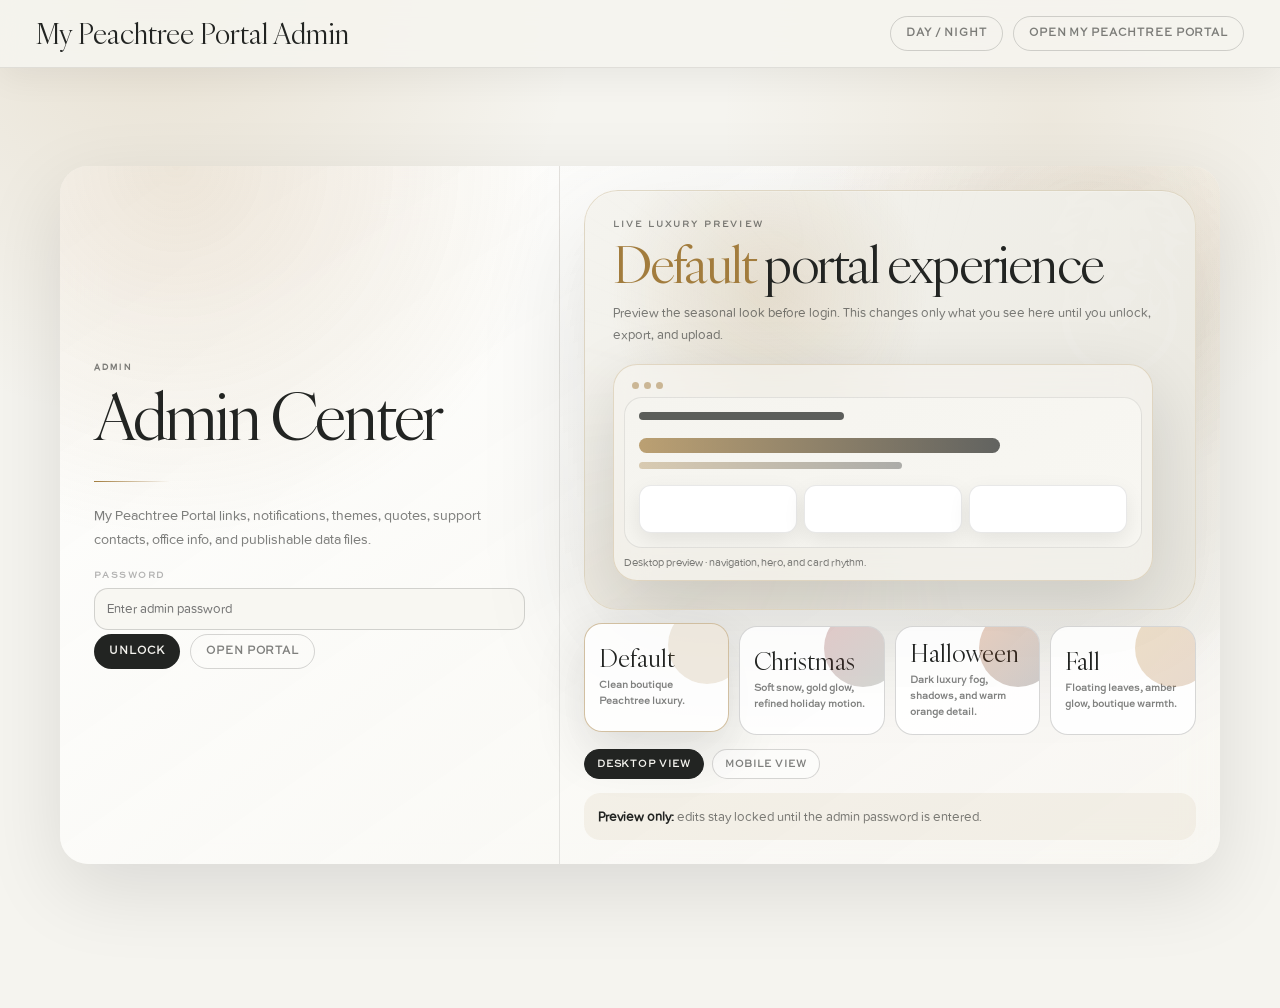
<file: admin.html>
<!DOCTYPE html>
<html lang="en" data-theme="light">
  <head>
    <meta charset="UTF-8" />
    <meta name="viewport" content="width=device-width, initial-scale=1.0" />
    <meta name="application-name" content="My Peachtree Portal Admin" />
    <title>Peachtree · My Peachtree Portal Admin</title>
<link rel="stylesheet" href="holiday-themes.css">
    <style>
*,
*::before,
*::after {
  box-sizing: border-box;
  margin: 0;
  padding: 0;
}

:root {
  --black: #000;
  --iron-ore: #222422;
  --ivory: #F5F4EF;
  --white: #fff;
  --gold: #A27C3D;
  --danger: #B42318;
  --green: #16803C;
  --ease: cubic-bezier(.22, 1, .36, 1);
}

[data-theme="light"] {
  --bg: var(--ivory);
  --bg-2: #E9E7DF;
  --card: #fff;
  --card-2: #F8F7F2;
  --text: var(--iron-ore);
  --muted: rgba(34, 36, 34, .58);
  --soft: rgba(34, 36, 34, .34);
  --border: rgba(34, 36, 34, .10);
  --border-2: rgba(34, 36, 34, .18);
  --nav: rgba(245, 244, 239, .9);
  --reverse: var(--ivory);
  --reverse-bg: var(--iron-ore);
  --shadow: 0 16px 50px rgba(0, 0, 0, .09), 0 2px 8px rgba(0, 0, 0, .05);
}

[data-theme="dark"] {
  --bg: #141614;
  --bg-2: #0E100E;
  --card: #1C1E1C;
  --card-2: #151815;
  --text: var(--ivory);
  --muted: rgba(245, 244, 239, .58);
  --soft: rgba(245, 244, 239, .34);
  --border: rgba(245, 244, 239, .09);
  --border-2: rgba(245, 244, 239, .17);
  --nav: rgba(14, 16, 14, .9);
  --reverse: var(--iron-ore);
  --reverse-bg: var(--ivory);
  --shadow: 0 16px 50px rgba(0, 0, 0, .42), 0 2px 8px rgba(0, 0, 0, .22);
}

body {
  font-family: var(--ptc-font-body);
  background: var(--bg);
  color: var(--text);
  min-height: 100svh;
}

button,
input,
textarea,
select {
  font-family: inherit;
}

.hidden {
  display: none !important;
}

nav {
  position: sticky;
  top: 0;
  z-index: 10;
  height: 68px;
  background: var(--nav);
  border-bottom: 1px solid var(--border);
  backdrop-filter: blur(22px);
  -webkit-backdrop-filter: blur(22px);
}

.nav-inner {
  max-width: 1480px;
  height: 100%;
  margin: 0 auto;
  display: flex;
  align-items: center;
  justify-content: space-between;
  padding: 0 36px;
}

.brand {
  font-family: var(--ptc-font-display);
  font-size: 28px;
}

.nav-actions {
  display: flex;
  gap: 10px;
  align-items: center;
}

main {
  max-width: 1480px;
  margin: 0 auto;
  padding: 34px 36px 80px;
}

.gate {
  max-width: 500px;
  margin: 120px auto;
  background: var(--card);
  border: 1px solid var(--border);
  box-shadow: var(--shadow);
  border-radius: 26px;
  padding: 28px;
}

.gate h1 {
  font-family: var(--ptc-font-display);
  font-size: 42px;
  font-weight: 400;
  margin-bottom: 10px;
}

.gate p {
  color: var(--muted);
  line-height: 1.55;
  margin-bottom: 18px;
}

.btn {
  appearance: none;
  border: 0;
  border-radius: 999px;
  padding: 10px 15px;
  font-size: 11px;
  font-weight: 800;
  letter-spacing: .08em;
  text-transform: uppercase;
  cursor: pointer;
  transition: .2s;
  text-decoration: none;
  display: inline-flex;
  align-items: center;
  justify-content: center;
  gap: 7px;
}

.btn-primary {
  background: var(--reverse-bg);
  color: var(--reverse);
}

.btn-soft {
  border: 1px solid var(--border-2);
  background: transparent;
  color: var(--muted);
}

.btn-danger {
  background: var(--danger);
  color: white;
}

.btn:hover {
  transform: translateY(-1px);
}

input,
textarea,
select {
  width: 100%;
  border: 1px solid var(--border-2);
  background: var(--card-2);
  color: var(--text);
  border-radius: 14px;
  padding: 12px;
  font-size: 13px;
  outline: none;
}

textarea {
  min-height: 104px;
  resize: vertical;
}

.field {
  display: grid;
  gap: 7px;
}

.field label {
  font-size: 9px;
  font-weight: 900;
  letter-spacing: .16em;
  text-transform: uppercase;
  color: var(--soft);
}

.tabs {
  display: flex;
  flex-wrap: wrap;
  gap: 8px;
  margin: 22px 0;
}

.tab {
  border: 1px solid var(--border-2);
  background: var(--card);
  color: var(--muted);
  border-radius: 999px;
  padding: 9px 13px;
  font-size: 10px;
  font-weight: 900;
  letter-spacing: .08em;
  text-transform: uppercase;
  cursor: pointer;
}

.tab.active {
  background: var(--reverse-bg);
  color: var(--reverse);
  border-color: var(--reverse-bg);
}

.workspace {
  display: grid;
  grid-template-columns: 360px minmax(0, 1fr);
  gap: 18px;
}

.panel {
  background: var(--card);
  border: 1px solid var(--border);
  border-radius: 24px;
  box-shadow: var(--shadow);
  overflow: hidden;
}

.panel-head {
  padding: 18px 20px;
  border-bottom: 1px solid var(--border);
  display: flex;
  justify-content: space-between;
  align-items: center;
  gap: 14px;
}

.panel-title {
  font-family: var(--ptc-font-display);
  font-size: 28px;
}

.panel-sub {
  font-size: 12px;
  color: var(--muted);
  margin-top: 3px;
}

.list {
  max-height: calc(100svh - 250px);
  overflow: auto;
  padding: 10px;
}

.row {
  display: flex;
  gap: 12px;
  align-items: flex-start;
  padding: 12px;
  border-radius: 16px;
  cursor: pointer;
  border: 1px solid transparent;
}

.row:hover,
.row.active {
  background: var(--bg-2);
  border-color: var(--border);
}

.row-ico {
  font-size: 20px;
  width: 28px;
}

.row-main {
  min-width: 0;
}

.row-title {
  font-weight: 700;
  font-size: 13px;
}

.row-sub {
  font-size: 11px;
  color: var(--muted);
  line-height: 1.4;
  margin-top: 3px;
  white-space: nowrap;
  overflow: hidden;
  text-overflow: ellipsis;
  max-width: 250px;
}

.editor {
  padding: 20px;
  display: grid;
  gap: 16px;
}

.grid2 {
  display: grid;
  grid-template-columns: 1fr 1fr;
  gap: 13px;
}

.grid3 {
  display: grid;
  grid-template-columns: 1fr 1fr 1fr;
  gap: 13px;
}

.toolbar {
  display: flex;
  flex-wrap: wrap;
  gap: 10px;
  margin-top: 4px;
}

.notice {
  border: 1px solid var(--border);
  background: var(--card-2);
  border-radius: 16px;
  padding: 14px;
  color: var(--muted);
  font-size: 13px;
  line-height: 1.5;
}

.switch-row {
  display: flex;
  align-items: center;
  gap: 10px;
}

.switch-row input {
  width: auto;
}

.preview-card,
.export-box {
  border: 1px solid var(--border);
  background: linear-gradient(145deg, var(--card), var(--card-2));
  border-radius: 18px;
  padding: 18px;
}

.preview-title,
.export-title {
  font-family: var(--ptc-font-display);
  font-size: 30px;
  line-height: 1.1;
}

.preview-copy,
.export-copy {
  font-size: 13px;
  line-height: 1.6;
  color: var(--muted);
  margin-top: 8px;
}

.section-label {
  font-size: 9px;
  font-weight: 900;
  letter-spacing: .16em;
  text-transform: uppercase;
  color: var(--soft);
  margin-top: 6px;
}

.status-list {
  display: grid;
  gap: 8px;
}

.status-item {
  display: flex;
  justify-content: space-between;
  gap: 12px;
  border: 1px solid var(--border);
  border-radius: 14px;
  padding: 10px;
  font-size: 12px;
}

.ok {
  color: var(--green);
}

.bad {
  color: var(--danger);
}

.theme-card {
  border: 1px solid var(--border);
  border-radius: 18px;
  padding: 18px;
  background: var(--card-2);
}

.toast {
  position: fixed;
  left: 50%;
  bottom: 22px;
  transform: translateX(-50%) translateY(20px);
  z-index: 999;
  background: var(--reverse-bg);
  color: var(--reverse);
  padding: 12px 17px;
  border-radius: 999px;
  font-size: 12px;
  font-weight: 700;
  opacity: 0;
  pointer-events: none;
  transition: .25s;
}

.toast.show {
  opacity: 1;
  transform: translateX(-50%) translateY(0);
}

@media (max-width:900px) {

  .nav-inner,
  main {
    padding-left: 18px;
    padding-right: 18px;
  }

  .workspace {
    grid-template-columns: 1fr;
  }

  .grid2,
  .grid3 {
    grid-template-columns: 1fr;
  }

  .list {
    max-height: none;
  }

  .brand {
    font-size: 24px;
  }
}

.dashboard-grid {
  display: grid;
  grid-template-columns: repeat(2, minmax(0, 1fr));
  gap: 14px;
}

.dash-card {
  border: 1px solid var(--border);
  background: linear-gradient(145deg, var(--card), var(--card-2));
  border-radius: 20px;
  padding: 18px;
  cursor: pointer;
  transition: .22s var(--ease);
  min-height: 150px;
  display: flex;
  flex-direction: column;
  justify-content: space-between;
}

.dash-card:hover {
  transform: translateY(-2px);
  border-color: var(--border-2);
  box-shadow: var(--shadow);
}

.dash-icon {
  font-size: 26px;
  margin-bottom: 10px;
}

.dash-title {
  font-family: var(--ptc-font-display);
  font-size: 30px;
  line-height: 1.05;
}

.dash-copy {
  font-size: 13px;
  line-height: 1.5;
  color: var(--muted);
  margin-top: 8px;
}

.dash-file {
  margin-top: 14px;
  width: max-content;
  max-width: 100%;
  border: 1px solid var(--border-2);
  border-radius: 999px;
  padding: 6px 10px;
  font-size: 9px;
  font-weight: 900;
  letter-spacing: .1em;
  text-transform: uppercase;
  color: var(--soft);
}

.publish-note {
  border: 1px solid var(--border);
  background: var(--card-2);
  border-radius: 18px;
  padding: 14px;
  font-size: 13px;
  line-height: 1.55;
  color: var(--muted);
}

.publish-note strong {
  color: var(--text);
}

.validation-list {
  display: grid;
  gap: 8px;
  margin-top: 10px;
}

.validation-item {
  border: 1px solid var(--border);
  border-radius: 12px;
  padding: 10px;
  font-size: 12px;
  color: var(--muted);
}

.validation-item.bad {
  border-color: rgba(180, 35, 24, .35);
  background: rgba(180, 35, 24, .07);
}

.validation-item.ok {
  border-color: rgba(22, 128, 60, .28);
  background: rgba(22, 128, 60, .07);
}

.export-main-btn {
  min-width: 180px;
}

@media (max-width:900px) {
  .dashboard-grid {
    grid-template-columns: 1fr;
  }
}

.tabs {
  position: sticky;
  top: 68px;
  z-index: 8;
  background: var(--bg);
  padding: 10px 0 12px;
  margin: 16px 0 18px !important;
  border-bottom: 1px solid var(--border);
}

.tab {
  min-height: 38px;
  display: inline-flex;
  align-items: center;
  justify-content: center;
  white-space: nowrap;
  user-select: none;
}

.tab:focus-visible,
.btn:focus-visible,
.row:focus-visible {
  outline: 2px solid var(--gold);
  outline-offset: 2px;
}

.panel-head {
  align-items: flex-start;
}

.panel-head .toolbar {
  margin-top: 0;
  justify-content: flex-end;
}

#editorSub,
#listSub {
  max-width: 740px;
}

.unsaved-pill {
  display: inline-flex;
  align-items: center;
  gap: 6px;
  border: 1px solid var(--border-2);
  border-radius: 999px;
  padding: 5px 9px;
  font-size: 9px;
  font-weight: 900;
  letter-spacing: .1em;
  text-transform: uppercase;
  color: var(--soft);
}

.unsaved-pill.dirty {
  color: var(--gold);
  background: rgba(162, 124, 61, .08);
}

.notice strong,
.publish-note strong {
  color: var(--text);
}

@media (max-width:900px) {
  .tabs {
    top: 0;
    overflow-x: auto;
    flex-wrap: nowrap;
    scrollbar-width: none;
    margin-left: -18px !important;
    margin-right: -18px !important;
    padding-left: 18px;
    padding-right: 18px;
  }

  .tabs::-webkit-scrollbar {
    display: none;
  }

  .tab {
    flex: 0 0 auto;
    font-size: 9px;
    padding: 9px 12px;
  }

  .panel-head {
    flex-direction: column;
  }

  .panel-head .toolbar {
    width: 100%;
    justify-content: flex-start;
  }

  .panel-head .toolbar .btn {
    flex: 1 1 auto;
  }
}

.row {
  position: relative;
}

.row[draggable="true"] {
  cursor: grab;
}

.row.dragging {
  opacity: .42;
  transform: scale(.985);
}

.row.drag-over {
  border-color: var(--gold);
  background: rgba(162, 124, 61, .09);
}

.drag-handle {
  width: 26px;
  height: 26px;
  border: 1px solid var(--border-2);
  border-radius: 9px;
  display: inline-flex;
  align-items: center;
  justify-content: center;
  font-size: 14px;
  color: var(--soft);
  flex: 0 0 auto;
  cursor: grab;
  user-select: none;
}

.row:hover .drag-handle {
  color: var(--text);
  border-color: var(--border-2);
}

.reorder-help {
  border: 1px solid var(--border);
  background: var(--card-2);
  border-radius: 14px;
  padding: 11px 12px;
  margin: 10px;
  font-size: 12px;
  line-height: 1.45;
  color: var(--muted);
}

@media (max-width:900px) {
  .drag-handle {
    width: 30px;
    height: 30px;
  }
}

body {
  background:
    radial-gradient(circle at 12% 0%, rgba(162, 124, 61, .16), transparent 28%),
    radial-gradient(circle at 82% 12%, rgba(162, 124, 61, .10), transparent 24%),
    var(--bg);
}

nav {
  box-shadow: 0 10px 34px rgba(0, 0, 0, .055);
}

.panel,
.gate,
.theme-card,
.preview-card,
.export-box {
  box-shadow: 0 26px 80px rgba(0, 0, 0, .11), 0 1px 0 rgba(255, 255, 255, .14) inset !important;
  border-radius: 28px !important;
}

.btn,
.tab {
  transition: transform .25s var(--ease), box-shadow .25s var(--ease), background .25s var(--ease) !important;
}

.btn:hover,
.tab:hover {
  transform: translateY(-2px) !important;
}

.gate {
  max-width: 1160px !important;
  margin: 64px auto !important;
  padding: 0 !important;
  overflow: hidden;
  border: 0 !important;
  background: linear-gradient(145deg, color-mix(in srgb, var(--card) 88%, transparent), color-mix(in srgb, var(--card-2) 82%, transparent)) !important;
  backdrop-filter: blur(22px);
  -webkit-backdrop-filter: blur(22px);
  position: relative;
}

.gate::before {
  content: '';
  position: absolute;
  inset: 0;
  background:
    radial-gradient(circle at 10% 0%, rgba(162, 124, 61, .18), transparent 30%),
    radial-gradient(circle at 90% 20%, rgba(162, 124, 61, .12), transparent 32%);
  pointer-events: none;
}

.gate-layout {
  position: relative;
  z-index: 1;
  display: grid;
  grid-template-columns: minmax(0, .86fr) minmax(0, 1.14fr);
  gap: 0;
}

.gate-login {
  padding: 34px;
  display: flex;
  flex-direction: column;
  justify-content: center;
  min-height: 620px;
}

.gate-login h1 {
  font-size: clamp(46px, 5vw, 72px) !important;
  line-height: .92 !important;
  letter-spacing: -.035em;
  margin-bottom: 14px !important;
}

.gate-login p {
  font-size: 14px;
  line-height: 1.7;
}

.gate-divider {
  width: 76px;
  height: 1px;
  background: linear-gradient(90deg, var(--gold), transparent);
  margin: 22px 0;
}

.theme-showroom {
  min-height: 620px;
  padding: 24px;
  border-left: 1px solid var(--border);
  background:
    linear-gradient(160deg, rgba(255, 255, 255, .10), transparent 48%),
    radial-gradient(circle at 80% 10%, rgba(162, 124, 61, .12), transparent 32%);
}

.showroom-stage {
  position: relative;
  min-height: 360px;
  border-radius: 34px;
  overflow: hidden;
  border: 1px solid rgba(162, 124, 61, .20);
  background:
    radial-gradient(circle at 30% 24%, rgba(162, 124, 61, .18), transparent 30%),
    linear-gradient(135deg, var(--bg), var(--bg-2));
  box-shadow: 0 36px 110px rgba(0, 0, 0, .12), inset 0 1px 0 rgba(255, 255, 255, .18);
  display: grid;
  align-content: end;
  padding: 28px;
  isolation: isolate;
}

.showroom-stage::before {
  content: '';
  position: absolute;
  width: 260px;
  height: 260px;
  right: -54px;
  top: -44px;
  background: var(--showroom-lion, url('assets/ptc-emblem-dark.png')) center/contain no-repeat;
  opacity: .075;
  z-index: -1;
  animation: showroomLion 8s ease-in-out infinite alternate;
}

.showroom-stage::after {
  content: '';
  position: absolute;
  inset: -40%;
  background: conic-gradient(from 160deg, transparent, rgba(162, 124, 61, .10), transparent 32%, rgba(255, 255, 255, .10), transparent 62%);
  filter: blur(30px);
  opacity: .7;
  z-index: -2;
  animation: showroomNebula 24s linear infinite;
}

.showroom-kicker {
  font-size: 9px;
  font-weight: 900;
  letter-spacing: .24em;
  text-transform: uppercase;
  color: var(--muted);
  margin-bottom: 10px;
}

.showroom-title {
  font-family: var(--ptc-font-display);
  font-size: clamp(40px, 4vw, 64px);
  line-height: .93;
  letter-spacing: -.035em;
  max-width: 520px;
}

.showroom-copy {
  font-size: 13px;
  line-height: 1.7;
  color: var(--muted);
  max-width: 560px;
  margin-top: 14px;
}

.showroom-theme-name {
  color: var(--gold);
}

.theme-preview-grid {
  display: grid;
  grid-template-columns: repeat(4, minmax(0, 1fr));
  gap: 10px;
  margin-top: 16px;
}

.theme-preview-btn {
  border: 1px solid var(--border-2);
  background: color-mix(in srgb, var(--card) 84%, transparent);
  color: var(--text);
  border-radius: 18px;
  min-height: 96px;
  padding: 14px;
  cursor: pointer;
  text-align: left;
  position: relative;
  overflow: hidden;
  transition:
    transform .25s var(--ease),
    border-color .25s var(--ease),
    box-shadow .25s var(--ease),
    background .25s var(--ease);
}

.theme-preview-btn:hover,
.theme-preview-btn.active {
  transform: translateY(-3px);
  border-color: rgba(162, 124, 61, .48);
  box-shadow: 0 20px 52px rgba(0, 0, 0, .12);
}

.theme-preview-btn strong {
  display: block;
  font-family: var(--ptc-font-display);
  font-size: 24px;
  line-height: 1.05;
  margin-bottom: 6px;
}

.theme-preview-btn span {
  font-size: 10px;
  line-height: 1.35;
  color: var(--muted);
  font-weight: 700;
}

.theme-preview-btn::after {
  content: '';
  position: absolute;
  right: -18px;
  top: -18px;
  width: 78px;
  height: 78px;
  border-radius: 50%;
  background: rgba(162, 124, 61, .16);
}

.theme-preview-btn[data-preview="christmas"]::after {
  background: linear-gradient(135deg, rgba(139, 30, 30, .24), rgba(31, 61, 43, .20));
}

.theme-preview-btn[data-preview="halloween"]::after {
  background: linear-gradient(135deg, rgba(180, 80, 24, .28), rgba(0, 0, 0, .20));
}

.theme-preview-btn[data-preview="fall"]::after {
  background: linear-gradient(135deg, rgba(196, 147, 75, .30), rgba(154, 90, 36, .22));
}

.showroom-note {
  margin-top: 14px;
  border: 0 !important;
  background: rgba(162, 124, 61, .08) !important;
}

@keyframes showroomNebula {
  to {
    transform: rotate(360deg);
  }
}

@keyframes showroomLion {
  from {
    transform: translateY(0) rotate(-3deg) scale(.98);
  }

  to {
    transform: translateY(14px) rotate(3deg) scale(1.03);
  }
}

body[data-season="christmas"] .showroom-stage {
  background:
    radial-gradient(circle at 20% 20%, rgba(176, 138, 72, .26), transparent 28%),
    linear-gradient(135deg, #F5F4EF, #F3E6CB);
}

body[data-season="halloween"] .showroom-stage {
  background:
    radial-gradient(circle at 80% 20%, rgba(220, 116, 35, .22), transparent 28%),
    linear-gradient(135deg, #15120F, #2A1A13);
  color: #F5F4EF;
}

body[data-season="fall"] .showroom-stage {
  background:
    radial-gradient(circle at 26% 18%, rgba(196, 147, 75, .30), transparent 32%),
    linear-gradient(135deg, #F5F4EF, #F2DEC2);
}

[data-theme="dark"] .showroom-stage::before {
  background-image: url('assets/ptc-emblem-light.png');
  opacity: .10;
}

@media (max-width:980px) {
  .gate-layout {
    grid-template-columns: 1fr;
  }

  .gate-login {
    min-height: auto;
    padding: 26px;
  }

  .theme-showroom {
    border-left: 0;
    border-top: 1px solid var(--border);
    min-height: auto;
  }

  .theme-preview-grid {
    grid-template-columns: repeat(2, 1fr);
  }
}

@media (max-width:560px) {
  main {
    padding-left: 16px !important;
    padding-right: 16px !important;
  }

  .theme-preview-grid {
    grid-template-columns: 1fr;
  }

  .showroom-stage {
    min-height: 320px;
    border-radius: 24px;
    padding: 22px;
  }

  .gate {
    margin: 24px auto !important;
  }

  .nav-inner {
    gap: 12px;
    flex-wrap: wrap;
    height: auto;
    padding-top: 12px;
    padding-bottom: 12px;
  }

  nav {
    height: auto !important;
  }
}

@media (prefers-reduced-motion: reduce) {

  .showroom-stage::before,
  .showroom-stage::after {
    animation: none !important;
  }

  .theme-preview-btn:hover {
    transform: none !important;
  }
}


/* June 2026 — match the live portal's one-line hero title in Admin previews. */
.mock-hero-title {
  white-space: nowrap !important;
  width: max-content;
  max-width: 100%;
  font-size: clamp(30px, 4.35vw, 58px) !important;
  line-height: .94 !important;
  letter-spacing: -.04em !important;
}

.admin-preview-device.mobile .mock-hero-title {
  font-size: clamp(22px, 7vw, 32px) !important;
  white-space: nowrap !important;
}

</style>
    <style>
#previewPageBtn {
  white-space: nowrap;
}

.admin-preview-modal {
  position: fixed;
  inset: 0;
  z-index: 9998;
  display: none;
  align-items: center;
  justify-content: center;
  padding: 20px;
  background: rgba(0, 0, 0, .58);
  backdrop-filter: blur(18px);
  -webkit-backdrop-filter: blur(18px);
}

.admin-preview-modal.open {
  display: flex;
  animation: adminPreviewFade .18s ease-out both;
}

.admin-preview-panel {
  width: min(1180px, 96vw);
  max-height: min(860px, 92svh);
  overflow: hidden;
  border: 1px solid var(--border);
  border-radius: 30px;
  background: var(--card);
  box-shadow: 0 34px 110px rgba(0, 0, 0, .35);
  display: grid;
  grid-template-rows: auto minmax(0, 1fr);
}

.admin-preview-head {
  display: flex;
  justify-content: space-between;
  gap: 18px;
  align-items: flex-start;
  padding: 20px 22px;
  border-bottom: 1px solid var(--border);
  background: linear-gradient(145deg, var(--card), var(--card-2));
}

.admin-preview-title {
  font-family: var(--ptc-font-display);
  font-size: 32px;
  line-height: 1.02;
}

.admin-preview-sub {
  font-size: 12px;
  color: var(--muted);
  line-height: 1.5;
  margin-top: 6px;
}

.admin-preview-actions {
  display: flex;
  gap: 8px;
  flex-wrap: wrap;
  justify-content: flex-end;
}

.admin-preview-body {
  overflow: auto;
  padding: 20px;
  display: grid;
  gap: 16px;
}

.admin-preview-tabs {
  display: flex;
  gap: 8px;
  flex-wrap: wrap;
}

.admin-preview-tab {
  border: 1px solid var(--border-2);
  background: transparent;
  color: var(--muted);
  border-radius: 999px;
  padding: 9px 12px;
  font-size: 10px;
  font-weight: 900;
  letter-spacing: .08em;
  text-transform: uppercase;
  cursor: pointer;
}

.admin-preview-tab.active,
.admin-preview-tab:hover {
  background: var(--reverse-bg);
  color: var(--reverse);
  border-color: var(--reverse-bg);
}

.admin-preview-grid {
  display: grid;
  grid-template-columns: minmax(0, 1.15fr) minmax(280px, .85fr);
  gap: 16px;
  align-items: start;
}

.admin-preview-stage {
  border: 1px solid var(--border);
  border-radius: 28px;
  background: radial-gradient(circle at 10% 0%, rgba(162, 124, 61, .14), transparent 34%), var(--bg);
  padding: 18px;
  min-height: 520px;
  overflow: hidden;
  position: relative;
}

.admin-preview-stage::before {
  content: '';
  position: absolute;
  right: -54px;
  top: -60px;
  width: 230px;
  height: 230px;
  background: url('assets/ptc-emblem-dark.png') center/contain no-repeat;
  opacity: .06;
  pointer-events: none;
}

[data-theme="dark"] .admin-preview-stage::before {
  background-image: url('assets/ptc-emblem-light.png');
  opacity: .08;
}

.admin-preview-device {
  position: relative;
  z-index: 1;
  width: 100%;
  margin: 0 auto;
  border: 1px solid rgba(162, 124, 61, .24);
  background: rgba(255, 255, 255, .48);
  border-radius: 28px;
  box-shadow: 0 24px 72px rgba(0, 0, 0, .12);
  padding: 12px;
  transition: .3s var(--ease);
  backdrop-filter: blur(16px);
  -webkit-backdrop-filter: blur(16px);
}

[data-theme="dark"] .admin-preview-device {
  background: rgba(14, 16, 14, .52);
}

.admin-preview-device.mobile {
  max-width: 315px;
  border-radius: 40px;
  padding: 13px;
}

.admin-preview-browser {
  height: 24px;
  display: flex;
  align-items: center;
  gap: 6px;
  padding: 0 10px;
}

.admin-preview-browser span {
  width: 7px;
  height: 7px;
  border-radius: 50%;
  background: rgba(162, 124, 61, .54);
}

.admin-preview-screen {
  border: 1px solid var(--border);
  border-radius: 22px;
  background: linear-gradient(145deg, var(--bg), var(--card-2));
  overflow: hidden;
  padding: 18px;
}

.admin-preview-device.mobile .admin-preview-screen {
  border-radius: 28px;
  min-height: 610px;
  padding: 14px;
}

.mock-nav {
  display: flex;
  justify-content: space-between;
  gap: 12px;
  align-items: center;
  margin-bottom: 26px;
}

.mock-logo {
  height: 13px;
  width: 42%;
  border-radius: 999px;
  background: var(--text);
  opacity: .68;
}

.mock-pill {
  height: 20px;
  width: 84px;
  border-radius: 999px;
  background: rgba(162, 124, 61, .18);
  border: 1px solid rgba(162, 124, 61, .22);
}

.mock-hero-kicker {
  font-size: 8px;
  font-weight: 900;
  letter-spacing: .18em;
  text-transform: uppercase;
  color: var(--gold);
  margin-bottom: 10px;
}

.mock-hero-title {
  font-family: var(--ptc-font-display);
  font-size: clamp(34px, 5vw, 68px);
  line-height: .9;
  letter-spacing: -.03em;
  margin-bottom: 12px;
}

.admin-preview-device.mobile .mock-hero-title {
  font-size: 38px;
}

.mock-hero-copy {
  font-size: 12px;
  line-height: 1.55;
  color: var(--muted);
  max-width: 500px;
}

.mock-today {
  display: grid;
  grid-template-columns: repeat(3, 1fr);
  gap: 10px;
  margin: 20px 0;
}

.admin-preview-device.mobile .mock-today {
  grid-template-columns: 1fr;
}

.mock-card {
  border: 1px solid var(--border);
  background: var(--card);
  border-radius: 18px;
  padding: 12px;
  min-height: 86px;
}

.mock-card small {
  font-size: 8px;
  font-weight: 900;
  letter-spacing: .12em;
  text-transform: uppercase;
  color: var(--soft);
}

.mock-card strong {
  display: block;
  font-family: var(--ptc-font-display);
  font-size: 24px;
  line-height: 1.05;
  margin-top: 6px;
}

.mock-card p {
  font-size: 11px;
  color: var(--muted);
  line-height: 1.45;
  margin-top: 5px;
}

.mock-feature {
  border-radius: 22px;
  background: var(--reverse-bg);
  color: var(--reverse);
  padding: 16px;
  margin: 12px 0;
}

.mock-feature small {
  font-size: 8px;
  font-weight: 900;
  letter-spacing: .16em;
  text-transform: uppercase;
  opacity: .62;
}

.mock-feature strong {
  display: block;
  font-family: var(--ptc-font-display);
  font-size: 30px;
  line-height: 1;
  margin-top: 8px;
}

.mock-tools {
  display: grid;
  grid-template-columns: repeat(3, 1fr);
  gap: 10px;
  margin-top: 12px;
}

.admin-preview-device.mobile .mock-tools {
  grid-template-columns: 1fr;
}

.mock-tool {
  height: 82px;
  border: 1px solid var(--border);
  background: var(--card);
  border-radius: 18px;
  padding: 11px;
}

.mock-tool b {
  font-size: 12px;
  display: block;
}

.mock-tool span {
  display: block;
  font-size: 10px;
  color: var(--muted);
  line-height: 1.35;
  margin-top: 5px;
}

.admin-preview-device.mobile .mock-mobile-nav {
  display: grid;
}

.mock-mobile-nav {
  display: none;
  grid-template-columns: repeat(5, 1fr);
  gap: 5px;
  margin-top: 18px;
  border: 1px solid var(--border);
  border-radius: 20px;
  background: rgba(162, 124, 61, .08);
  padding: 7px;
}

.mock-mobile-nav div {
  text-align: center;
  font-size: 9px;
  color: var(--muted);
}

.mock-code-panel {
  border: 1px solid var(--border);
  border-radius: 24px;
  background: var(--card-2);
  overflow: hidden;
}

.mock-code-head {
  display: flex;
  justify-content: space-between;
  gap: 10px;
  align-items: center;
  border-bottom: 1px solid var(--border);
  padding: 13px 15px;
}

.mock-code-head strong {
  font-family: var(--ptc-font-display);
  font-size: 24px;
}

.mock-code {
  margin: 0;
  max-height: 530px;
  overflow: auto;
  padding: 15px;
  font-size: 11px;
  line-height: 1.5;
  white-space: pre-wrap;
  color: var(--text);
}

.mock-summary {
  display: grid;
  gap: 10px;
}

.mock-summary-card {
  border: 1px solid var(--border);
  border-radius: 18px;
  padding: 14px;
  background: linear-gradient(145deg, var(--card), var(--card-2));
}

.mock-summary-card strong {
  display: block;
  font-size: 12px;
}

.mock-summary-card span {
  display: block;
  color: var(--muted);
  font-size: 12px;
  line-height: 1.45;
  margin-top: 4px;
}

.admin-preview-hidden {
  display: none !important;
}

@keyframes adminPreviewFade {
  from {
    opacity: 0;
  }

  to {
    opacity: 1;
  }
}

@media (max-width:980px) {
  .admin-preview-grid {
    grid-template-columns: 1fr;
  }

  .admin-preview-actions {
    justify-content: flex-start;
  }

  .admin-preview-head {
    display: grid;
  }

  .admin-preview-panel {
    max-height: 94svh;
  }

  .admin-preview-stage {
    min-height: 0;
  }
}

@media (max-width:620px) {
  .admin-preview-modal {
    padding: 8px;
  }

  .admin-preview-panel {
    border-radius: 22px;
  }

  .admin-preview-head,
  .admin-preview-body {
    padding: 14px;
  }

  .admin-preview-stage {
    border-radius: 22px;
    padding: 10px;
  }

  .admin-preview-device.mobile {
    max-width: 100%;
  }

  .admin-preview-title {
    font-size: 28px;
  }
}
</style>
    <style>
.log-shell {
  display: grid;
  gap: 16px;
}

.log-summary {
  display: grid;
  grid-template-columns: repeat(3, minmax(0, 1fr));
  gap: 12px;
}

.log-card {
  border: 1px solid var(--border);
  border-radius: 20px;
  background: linear-gradient(145deg, var(--card), var(--card-2));
  padding: 16px;
}

.log-number {
  font-family: var(--ptc-font-display);
  font-size: 38px;
  line-height: 1;
}

.log-label {
  margin-top: 6px;
  color: var(--soft);
  font-size: 9px;
  font-weight: 900;
  letter-spacing: .16em;
  text-transform: uppercase;
}

.log-note {
  border: 1px solid rgba(162, 124, 61, .25);
  background: rgba(162, 124, 61, .08);
  border-radius: 18px;
  padding: 14px;
  color: var(--muted);
  line-height: 1.55;
  font-size: 13px;
}

.log-list {
  display: grid;
  gap: 10px;
}

.log-row {
  border: 1px solid var(--border);
  border-radius: 18px;
  background: var(--card);
  padding: 14px;
  display: grid;
  grid-template-columns: minmax(0, 1fr) auto;
  gap: 12px;
  align-items: start;
}

.log-title {
  font-weight: 800;
  font-size: 13px;
}

.log-meta {
  margin-top: 4px;
  color: var(--muted);
  font-size: 12px;
  line-height: 1.45;
}

.log-time {
  color: var(--soft);
  font-size: 10px;
  font-weight: 900;
  letter-spacing: .1em;
  text-transform: uppercase;
  white-space: nowrap;
}

.log-empty {
  border: 1px dashed var(--border-2);
  border-radius: 18px;
  padding: 22px;
  text-align: center;
  color: var(--muted);
}

@media (max-width:760px) {
  .log-summary {
    grid-template-columns: 1fr;
  }

  .log-row {
    grid-template-columns: 1fr;
  }

  .log-time {
    white-space: normal;
  }
}
</style>
  
<style id="ptc-brand-typography-2026">
/*
  OFFICIAL PEACHTREE TOWN & COUNTRY TYPOGRAPHY
  Files live in: assets/fonts/
  - IvyOra Display: headlines and titles
  - Sweet Sans Pro: all-caps labels, buttons, and tracked subheads
  - Proxima Nova: body copy, forms, and descriptions
*/
@font-face {
  font-family: "IvyOra Display";
  src: url("assets/fonts/IvyOra-Display-Regular.ttf") format("truetype");
  font-weight: 400;
  font-style: normal;
  font-display: swap;
}

@font-face {
  font-family: "Sweet Sans Pro";
  src: url("assets/fonts/Sweet-Sans-Pro-Regular.otf") format("opentype");
  font-weight: 400;
  font-style: normal;
  font-display: swap;
}

@font-face {
  font-family: "Proxima Nova";
  src: url("assets/fonts/Proxima-Nova-Regular.ttf") format("truetype");
  font-weight: 400;
  font-style: normal;
  font-display: swap;
}

:root {
  --ptc-font-display: "IvyOra Display", "Cormorant Garamond", Garamond, serif;
  --ptc-font-subhead: "Sweet Sans Pro", Arial, Helvetica, sans-serif;
  --ptc-font-body: "Proxima Nova", Arial, Helvetica, sans-serif;
  --ptc-font-script: "Sloop Script Two", cursive;
}

/* Admin body copy and controls */
html,
body,
input,
textarea,
select,
option,
table,
th,
td {
  font-family: var(--ptc-font-body) !important;
}

/* Admin display titles */
h1,
h2,
h3,
h4,
.brand,
.gate h1,
.panel-title,
.preview-title,
.export-title,
.dash-title,
.showroom-title,
.theme-preview-btn strong,
.admin-preview-title,
.mock-hero-title,
.mock-card strong,
.mock-feature strong,
.mock-code-head strong,
.log-number,
.health-num {
  font-family: var(--ptc-font-display) !important;
  font-weight: 400;
}

/* Admin tracked labels, tabs, and buttons */
button,
.btn,
.field label,
.tab,
.section-label,
.dash-file,
.unsaved-pill,
.showroom-kicker,
.admin-preview-tab,
.mock-hero-kicker,
.mock-card small,
.mock-feature small,
.log-label,
.log-time,
.device-btn,
.health-label,
.health-table th,
.status-chip {
  font-family: var(--ptc-font-subhead) !important;
}

/* Lists, descriptions, editor text, and data */
p,
li,
.row-title,
.row-sub,
.panel-sub,
.preview-copy,
.export-copy,
.notice,
.publish-note,
.validation-item,
.showroom-copy,
.admin-preview-sub,
.log-meta,
.health-table td {
  font-family: var(--ptc-font-body) !important;
}
</style>
</head>
  <body data-season="default">
    <nav>
      <div class="nav-inner">
        <div class="brand">My Peachtree Portal Admin</div>
        <div class="nav-actions">
          <button class="btn btn-soft" onclick="toggleTheme()">Day / Night</button>
          <a class="btn btn-soft" href="index.html">Open My Peachtree Portal</a>
        </div>
      </div>
    </nav>
    <main>
      <section class="gate" id="gate">
        <div class="gate-layout">
          <div class="gate-login">
            <div
              class="eyebrow"
              style="font-size:9px;font-weight:900;letter-spacing:.24em;text-transform:uppercase;color:var(--muted);margin-bottom:14px"
            >Admin</div>
            <h1>Admin Center</h1>
            <div class="gate-divider" aria-hidden="true">
            </div>
            <p>My Peachtree Portal links, notifications, themes, quotes, support contacts, office info, and publishable data files.</p>
            <div class="field">
              <label>Password</label>
              <input id="password" type="password" placeholder="Enter admin password" onkeydown="if(event.key==='Enter')unlock()">
            </div>
            <div class="toolbar">
              <button class="btn btn-primary" onclick="unlock()">Unlock</button>
              <a class="btn btn-soft" href="index.html">Open Portal</a>
            </div>
            <p id="gateErr" class="bad hidden" style="margin-top:12px">Incorrect password.</p>
          </div>
          <div class="theme-showroom" aria-label="Theme preview showroom">
            <div class="showroom-stage" id="showroomStage">
              <div class="showroom-kicker">Live Luxury Preview</div>
              <div class="showroom-title">
                <span id="showroomName" class="showroom-theme-name">Default</span> portal experience</div>
                <div class="showroom-copy" id="showroomCopy">Preview the seasonal look before login. This changes only what you see here until you unlock, export, and upload.</div>
              </div>
              <div class="theme-preview-grid" id="gateThemePreviewGrid">
                <button class="theme-preview-btn active" data-preview="default" onclick="previewGateTheme('default')">
                  <strong>Default</strong>
                  <span>Clean boutique Peachtree luxury.</span>
                </button>
                <button class="theme-preview-btn" data-preview="christmas" onclick="previewGateTheme('christmas')">
                  <strong>Christmas</strong>
                  <span>Soft snow, gold glow, refined holiday motion.</span>
                </button>
                <button class="theme-preview-btn" data-preview="halloween" onclick="previewGateTheme('halloween')">
                  <strong>Halloween</strong>
                  <span>Dark luxury fog, shadows, and warm orange detail.</span>
                </button>
                <button class="theme-preview-btn" data-preview="fall" onclick="previewGateTheme('fall')">
                  <strong>Fall</strong>
                  <span>Floating leaves, amber glow, boutique warmth.</span>
                </button>
              </div>
              <div class="notice showroom-note">
                <strong>Preview only:</strong> edits stay locked until the admin password is entered.</div>
              </div>
            </div>
          </section>
          <section id="app" style="display:none">
            <div class="tabs" id="tabs">
            </div>
            <div class="workspace">
              <aside class="panel">
                <div class="panel-head">
                  <div>
                    <div class="panel-title" id="listTitle">
                    </div>
                    <div class="panel-sub" id="listSub">
                    </div>
                  </div>
                  <button class="btn btn-soft" id="addBtn" onclick="addItem()">Add</button>
                </div>
                <div class="list" id="list">
                </div>
              </aside>
              <section class="panel">
                <div class="panel-head">
                  <div>
                    <div class="panel-title" id="editorTitle">
                    </div>
                    <div class="panel-sub" id="editorSub">
                    </div>
                  </div>
                  <div class="toolbar">
                    <button class="btn btn-soft" id="previewPageBtn" onclick="previewCurrentFile()">Preview Before Export</button>
                    <button
                      class="btn btn-primary export-main-btn"
                      id="exportPageBtn"
                      onclick="exportCurrentFile()"
                    >Export This Page</button>
                    <button class="btn btn-soft" onclick="renderCurrent()">Refresh</button>
                  </div>
                </div>
                <div class="editor" id="editor">
                </div>
              </section>
            </div>
          </section>
        </main>
        <div class="toast" id="toast">
        </div>
        <script src="resources.js"></script>
        <script src="advisor-resources.js"></script>
        <script src="inspirations.js"></script>
        <script src="notifications.js"></script>
        <script src="links.js"></script>
        <script src="whats-new.js"></script>
        <script src="offices.js"></script>
        <script src="support.js"></script>
        <script src="directory.js"></script>
        <script src="holiday-effects.js" defer></script>
        <script>
function previewGateTheme(theme) {
  const copy = {
    default: ['Default',
      'Clean boutique Peachtree luxury with soft motion and warm gold accents.'
    ],
    christmas: ['Christmas',
      'Soft snow, gold glow, Peachtree emblems, and a refined holiday atmosphere.'
    ],
    halloween: ['Halloween',
      'Dark luxury fog, slow shadows, subtle orange glow, and elevated seasonal depth.'
    ],
    fall: ['Fall',
      'Floating leaves, amber highlights, copper warmth, and boutique autumn motion.'
    ]
  };
  const data = copy[theme] || copy.default;
  document.body.dataset.season = theme || 'default';
  document.querySelectorAll('[data-preview]').forEach(btn => btn.classList.toggle('active', btn
    .dataset.preview === theme));
  const name = document.getElementById('showroomName');
  const body = document.getElementById('showroomCopy');
  if (name)
    name.textContent = data[0];
  if (body)
    body.textContent = data[1];
  if (window.PortalHoliday && typeof window.PortalHoliday.setSeason === 'function')
    window.PortalHoliday.setSeason(theme || 'default');
}
window.addEventListener('error', function(e) {
  try {
    const gateErr = document.getElementById('gateErr');
    const app = document.getElementById('app');

    if (gateErr && app?.style.display === 'none') {
      const failedFile = e.target && e.target.tagName === 'SCRIPT'
        ? e.target.getAttribute('src')
        : '';

      gateErr.textContent = failedFile
        ? 'Admin could not load ' + failedFile + '. Confirm that file is at the GitHub repository root.'
        : 'Admin script error: ' + (e.message || 'Unknown error');

      gateErr.classList.remove('hidden');
    }

    console.error('My Peachtree Portal Admin error:', e.message, e.error);
  } catch (_) {}
}, true);
const ADMIN_PASSWORD = 'peachtree2026';
const LS_THEME = 'ptc_theme_v2';
const TABS = [
  ['home', 'Admin Home'],
  ['site', 'Homepage'],
  ['notifications', 'Notifications'],
  ['links', 'Advisor Tiles'],
  ['directory', 'Directory'],
  ['advisorResources', 'Advisor Resource Center'],
  ['inspirations', 'Quotes'],
  ['offices', 'Office Details'],
  ['support', 'Support Concierge'],
  ['requests', 'Request Buttons'],
  ['resources', 'Resources'],
  ['status', 'Test Links'],
  ['export', 'Export / Publish']
];
function cloneAdminData(value) {
  if (typeof structuredClone === 'function')
    return structuredClone(value);

  return JSON.parse(JSON.stringify(value));
}

let DATA = {
  SITE_CONFIG: cloneAdminData(
    typeof SITE_CONFIG !== 'undefined' &&
    SITE_CONFIG &&
    typeof SITE_CONFIG === 'object'
      ? SITE_CONFIG
      : {}
  ),
  NOTIFICATIONS: cloneAdminData(
    typeof NOTIFICATIONS !== 'undefined' && Array.isArray(NOTIFICATIONS)
      ? NOTIFICATIONS
      : []
  ),
  QUICK_LINKS: cloneAdminData(
    typeof QUICK_LINKS !== 'undefined' && Array.isArray(QUICK_LINKS)
      ? QUICK_LINKS
      : []
  ),
  RESOURCES: cloneAdminData(
    typeof RESOURCES !== 'undefined' && Array.isArray(RESOURCES)
      ? RESOURCES
      : []
  ),
  INSPIRATION_QUOTES: cloneAdminData(
    typeof INSPIRATION_QUOTES !== 'undefined' && Array.isArray(INSPIRATION_QUOTES)
      ? INSPIRATION_QUOTES
      : []
  ),
  WHATS_NEW: cloneAdminData(
    typeof WHATS_NEW !== 'undefined' && Array.isArray(WHATS_NEW)
      ? WHATS_NEW
      : []
  ),
  OFFICE_INFO: cloneAdminData(
    typeof OFFICE_INFO !== 'undefined' &&
    OFFICE_INFO &&
    typeof OFFICE_INFO === 'object'
      ? OFFICE_INFO
      : { locations: [] }
  ),
  SUPPORT_CONTACTS: cloneAdminData(
    typeof SUPPORT_CONTACTS !== 'undefined' && Array.isArray(SUPPORT_CONTACTS)
      ? SUPPORT_CONTACTS
      : []
  ),
  REQUEST_TYPES: cloneAdminData(
    typeof REQUEST_TYPES !== 'undefined' && Array.isArray(REQUEST_TYPES)
      ? REQUEST_TYPES
      : []
  ),
  DIRECTORY_CONTACTS: cloneAdminData(
    typeof DIRECTORY_CONTACTS !== 'undefined' && Array.isArray(DIRECTORY_CONTACTS)
      ? DIRECTORY_CONTACTS
      : []
  ),
  ADVISOR_RESOURCES: cloneAdminData(
    typeof ADVISOR_RESOURCES !== 'undefined' && Array.isArray(ADVISOR_RESOURCES)
      ? ADVISOR_RESOURCES
      : []
  )
};

/*
  Full live-website preview session
  ---------------------------------
  Preview data is stored only in this browser tab's sessionStorage. It is not
  exported, uploaded, or published until an Admin export is downloaded and
  placed in GitHub.
*/
const PTC_LIVE_PREVIEW_KEY = 'ptc_admin_live_preview_v2';
const PTC_LIVE_PREVIEW_PARAMS = new URLSearchParams(window.location.search);
const PTC_RETURNING_FROM_LIVE_PREVIEW =
  PTC_LIVE_PREVIEW_PARAMS.get('ptcPreviewReturn') === '1';

let PTC_LIVE_PREVIEW_STATE = null;

try {
  const storedPreview = JSON.parse(sessionStorage.getItem(PTC_LIVE_PREVIEW_KEY) || 'null');

  if (
    storedPreview &&
    storedPreview.data &&
    Date.now() - Number(storedPreview.createdAt || 0) < 4 * 60 * 60 * 1000
  ) {
    PTC_LIVE_PREVIEW_STATE = storedPreview;
    DATA = cloneAdminData(storedPreview.data);
  }
} catch (error) {
  console.warn('Could not restore the live preview session:', error);
}

DATA.SITE_CONFIG.activeTheme = DATA.SITE_CONFIG.activeTheme || 'default';
DATA.SITE_CONFIG.versionNote = DATA.SITE_CONFIG.versionNote || '';

let tab = (
  PTC_LIVE_PREVIEW_STATE &&
  TABS.some(row => row[0] === PTC_LIVE_PREVIEW_STATE.tab)
) ? PTC_LIVE_PREVIEW_STATE.tab : 'home';

let selected = (
  PTC_LIVE_PREVIEW_STATE &&
  Number.isInteger(PTC_LIVE_PREVIEW_STATE.selected)
) ? PTC_LIVE_PREVIEW_STATE.selected : 0;

let draggedIndex = null;

function $(id) {
  return document.getElementById(id);
}

function safe(s) {
  return String(s || '').replace(/[&<>'"]/g, c => ({
    '&': '&amp;',
    '<': '&lt;',
    '>': '&gt;',
    "'": '&#39;',
    '"': '&quot;'
  } [c]));
}

function initTheme() {
  applyTheme(localStorage.getItem(LS_THEME) || 'light');
}

function applyTheme(t) {
  document.documentElement.setAttribute('data-theme', t);
  localStorage.setItem(LS_THEME, t);
}

function toggleTheme() {
  applyTheme(document.documentElement.getAttribute('data-theme') === 'light' ? 'dark' : 'light');
}

function unlock() {
  if (ADMIN_PASSWORD && $('password').value === ADMIN_PASSWORD) {
    $('gate').classList.add('hidden');
    $('app').style.display = 'block';
    renderTabs();
    renderCurrent();
    showToast('Admin unlocked');
  } else {
    $('gateErr').classList.remove('hidden');
    $('password').value = '';
    $('password').focus();
  }
}

function renderTabs() {
  const wrap = $('tabs');
  wrap.innerHTML = '';
  TABS.forEach(([key, label]) => {
    const b = document.createElement('button');
    b.className = 'tab' + (key === tab ? ' active' : '');
    b.textContent = label;
    b.onclick = () => setTab(key);
    wrap.appendChild(b);
  });
}

function setTab(t) {
  tab = t;
  selected = 0;
  renderTabs();
  renderCurrent();
  showToast(pageLabel(t) + ' opened');
}

function arr() {
  if (tab === 'notifications')
    return DATA.NOTIFICATIONS;
  if (tab === 'links')
    return DATA.QUICK_LINKS;
  if (tab === 'directory')
    return DATA.DIRECTORY_CONTACTS;
  if (tab === 'resources')
    return DATA.RESOURCES;
  if (tab === 'advisorResources')
    return DATA.ADVISOR_RESOURCES;
  if (tab === 'whatsnew')
    return DATA.WHATS_NEW;
  if (tab === 'inspirations')
    return DATA.INSPIRATION_QUOTES;
  if (tab === 'offices')
    return DATA.OFFICE_INFO.locations || (DATA.OFFICE_INFO.locations = []);
  if (tab === 'support')
    return DATA.SUPPORT_CONTACTS;
  if (tab === 'requests')
    return DATA.REQUEST_TYPES;
  return [];
}

function iconForTab() {
  return {
    notifications: '📣',
    links: '🔗',
    directory: '👥',
    resources: '📄',
    advisorResources: '📚',
    whatsnew: '✨',
    inspirations: '“',
    offices: '📍',
    support: '🛟',
    requests: '✉️'
  } [tab] || '⚙️';
}

function titleForTab() {
  return {
    notifications: 'Notifications',
    links: 'Advisor Links',
    directory: 'Peachtree Directory',
    resources: 'Resources',
    advisorResources: 'Advisor Resource Center',
    whatsnew: "What’s New",
    inspirations: 'Inspirations',
    offices: 'Office Info',
    support: 'Support Contacts',
    requests: 'Support Requests'
  } [tab] || 'Editor';
}

function fileForTab(t = tab) {
  if (t === 'site' || t === 'resources')
    return 'resources.js';
  if (t === 'advisorResources')
    return 'advisor-resources.js';
  if (t === 'notifications')
    return 'notifications.js';
  if (t === 'links')
    return 'links.js';
  if (t === 'directory')
    return 'directory.js';
  if (t === 'inspirations')
    return 'inspirations.js';
  if (t === 'offices')
    return 'offices.js';
  if (t === 'support' || t === 'requests')
    return 'support.js';
  if (t === 'whatsnew')
    return 'whats-new.js';
  return 'resources.js';
}

function contentForFile(file) {
  const headers = {
    'resources.js': '/* My Peachtree Portal main resource data. Notifications are in notifications.js. Advisor links are in links.js. Inspirations are in inspirations.js. */\\n\\n',
    'advisor-resources.js': '/* My Peachtree Portal internal Advisor Resource Center. Edit this file for resource center cards, folders, files, videos, and guides. */\\n\\n',
    'inspirations.js': '/* My Peachtree Portal inspirations. Edit this file for the Inspiration of the Day card. */\\n\\n',
    'notifications.js': '/* My Peachtree Portal notifications. Edit this file for homepage notification cards. */\\n\\n',
    'links.js': '/* My Peachtree Portal advisor links. Edit this file for main homepage link cards. */\\n\\n',
    'directory.js': '/* My Peachtree Portal company directory. Edit this file for staff, leadership, and agent directory cards. */\\n\\n',
    'whats-new.js': '/* My Peachtree Portal What’s New updates. Edit this file for the What’s New in My Peachtree Portal section. */\\n\\n',
    'offices.js': '/* My Peachtree Portal office information. Edit this file for office hours, addresses, and map links. */\\n\\n',
    'support.js': '/* My Peachtree Portal support contacts and request templates. Edit this file for Support Concierge. */\\n\\n'
  };
  if (file === 'resources.js')
    return headers[file] + 'let SITE_CONFIG = ' + JSON.stringify(DATA.SITE_CONFIG, null, 2) +
      ';\\n\\nlet RESOURCES = ' + JSON.stringify(DATA.RESOURCES, null, 2) + ';\\n';
  if (file === 'advisor-resources.js')
    return headers[file] + 'let ADVISOR_RESOURCES = ' + JSON.stringify(DATA.ADVISOR_RESOURCES, null,
      2) + ';\\n';
  if (file === 'inspirations.js')
    return headers[file] + 'let INSPIRATION_QUOTES = ' + JSON.stringify(DATA.INSPIRATION_QUOTES,
      null, 2) + ';\\n';
  if (file === 'notifications.js')
    return headers[file] + 'let NOTIFICATIONS = ' + JSON.stringify(DATA.NOTIFICATIONS, null, 2) +
      ';\\n';
  if (file === 'links.js')
    return headers[file] + 'let QUICK_LINKS = ' + JSON.stringify(DATA.QUICK_LINKS, null, 2) +
      ';\\n';
  if (file === 'directory.js')
    return headers[file] + 'let DIRECTORY_CONTACTS = ' + JSON.stringify(DATA.DIRECTORY_CONTACTS,
      null, 2) + ';\\n';
  if (file === 'whats-new.js')
    return headers[file] + 'let WHATS_NEW = ' + JSON.stringify(DATA.WHATS_NEW, null, 2) + ';\\n';
  if (file === 'offices.js')
    return headers[file] + 'let OFFICE_INFO = ' + JSON.stringify(DATA.OFFICE_INFO, null, 2) +
      ';\\n';
  if (file === 'support.js')
    return headers[file] + 'let SUPPORT_CONTACTS = ' + JSON.stringify(DATA.SUPPORT_CONTACTS, null,
      2) + ';\\n\\nlet REQUEST_TYPES = ' + JSON.stringify(DATA.REQUEST_TYPES, null, 2) + ';\\n';
  return '';
}

function sectionFileNote() {
  return 'Current section modifies: ' + fileForTab();
}

function pageLabel(t = tab) {
  return {
    home: 'Admin Home',
    site: 'Homepage + Theme',
    notifications: 'Notifications',
    links: 'Advisor Link Tiles',
    directory: 'Peachtree Directory',
    inspirations: 'Motivational Quotes',
    offices: 'Office Details',
    support: 'Support Concierge',
    requests: 'Support Request Buttons',
    resources: 'Resource Cards',
    advisorResources: 'Advisor Resource Center',
    status: 'Test Links',
    export: 'Export / Publish'
  } [t] || 'Current Page';
}

function pageAction(t = tab) {
  return {
    site: 'change the theme or homepage wording',
    notifications: 'add or update homepage notifications',
    links: 'add or update advisor link tiles',
    directory: 'add or update staff, leadership, and agent directory contacts',
    inspirations: 'add or update motivational quotes',
    offices: 'update office hours, addresses, or map links',
    support: 'update Support Concierge contacts and email templates',
    requests: 'update common support request buttons',
    resources: 'update resource cards',
    advisorResources: 'add or update Advisor Resource Center files, links, folders, and guides',
    status: 'test links before publishing',
    export: 'download a file for GitHub'
  } [t] || 'make updates';
}

function exportLabel(t = tab) {
  return 'Export ' + pageLabel(t);
}

function setExportButton() {
  const btn = $('exportPageBtn');
  if (!btn)
    return;
  const hide = (tab === 'home' || tab === 'status' || tab === 'export');
  btn.style.display = hide ? 'none' : 'inline-flex';
  btn.classList.toggle('hidden', hide);
  if (!hide)
    btn.textContent = exportLabel();
}

function githubInstructions(file) {
  return `<div class="publish-note"><strong>After download:</strong><br>1. Go to GitHub.<br>2. Open the My Peachtree Portal website repo.<br>3. Replace <strong>${file}</strong> with the downloaded file.<br>4. Commit changes.<br>5. Refresh My Peachtree Portal and test the page.</div>`;
}

function dashboardCards() {
  return [
    ['notifications', '📣', 'Notifications',
      'Meeting notices, online links, directions, and expiration dates.'
    ],
    ['links', '🔗', 'Advisor Link Tiles',
      'Change portal links, tile names, descriptions, folders, and reports.'
    ],
    ['support', '🛟', 'Support Concierge',
      'Change support contacts, recipients, subjects, and email body templates.'
    ],
    ['directory', '👥', 'Peachtree Directory',
      'Add or update staff, leadership, and agent contact cards.'
    ],
    ['offices', '📍', 'Office Details', 'Change office hours, addresses, and Apple Maps links.'],
    ['inspirations', '“', 'Motivational Quotes',
      'Add, edit, or remove quotes shown on the homepage.'
    ],
    ['site', '🎨', 'Homepage + Theme',
      'Switch Normal, Christmas, or Halloween and update homepage copy.'
    ],
    ['resources', '📄', 'Update Resource Cards',
      'Edit resource cards if you use the resource area in this My Peachtree Portal build.'
    ],
    ['advisorResources', '📚', 'Advisor Resource Center',
      'Add or update internal resource center files, folders, links, and guides.'
    ],
    ['status', '✅', 'Test Links', 'Check links before publishing changes.']
  ];
}

function renderHome() {
  $('listTitle').textContent = 'Admin Home';
  $('listSub').textContent = 'Choose what you need to update';
  $('addBtn').style.display = 'none';
  $('list').innerHTML =
    '<div class="notice">Start here. Pick the page you need to update. The portal will tell you which single file to export and replace in GitHub.</div>';
  $('editorTitle').textContent = 'What are you trying to update?';
  $('editorSub').textContent =
    'No coding needed. Choose a page below. Top buttons now open instantly.';
  $('editor').innerHTML =
    `<div class="dashboard-grid">${dashboardCards().map(([key, icon, title, copy]) => `<article class="dash-card" onclick="setTab('${key}')"><div><div class="dash-icon">${icon}</div><div class="dash-title">${title}</div><div class="dash-copy">${copy}</div></div><div class="dash-file">Exports ${fileForTab(key)}</div></article>`).join('')}</div><div class="publish-note"><strong>Simple workflow:</strong><br>1. Pick what you need to update.<br>2. Make the change.<br>3. Click <strong>Export This Page</strong>.<br>4. Replace only the downloaded file in GitHub.</div>`;
}

function renderCurrent() {
  if (tab === 'home') {
    renderHome();
    setExportButton();
    return;
  }
  if (tab === 'site') {
    renderSite();
    setExportButton();
    return;
  }
  if (tab === 'status') {
    renderStatus();
    setExportButton();
    return;
  }
  if (tab === 'export') {
    renderExport();
    setExportButton();
    return;
  }
  renderList();
  renderEditor();
  setExportButton();
}

function canDragCurrentTab() {
  return !['home', 'site', 'status', 'export'].includes(tab) && Array.isArray(arr()) && arr()
    .length > 1;
}

function reorderItems(from, to) {
  const a = arr();
  if (from === null || to === null || from === to || from < 0 || to < 0 || from >= a.length || to >=
    a.length)
    return;
  const [item] = a.splice(from, 1);
  a.splice(to, 0, item);
  selected = to;
  renderCurrent();
  showToast(pageLabel() + ' reordered. Export this page when finished.');
}

function rowDragStart(e, i) {
  draggedIndex = i;
  e.currentTarget.classList.add('dragging');
  e.dataTransfer.effectAllowed = 'move';
  e.dataTransfer.setData('text/plain', String(i));
}

function rowDragOver(e, i) {
  if (draggedIndex === null)
    return;
  e.preventDefault();
  e.currentTarget.classList.add('drag-over');
  e.dataTransfer.dropEffect = 'move';
}

function rowDragLeave(e) {
  e.currentTarget.classList.remove('drag-over');
}

function rowDrop(e, i) {
  e.preventDefault();
  e.currentTarget.classList.remove('drag-over');
  const from = draggedIndex !== null ? draggedIndex : Number(e.dataTransfer.getData('text/plain'));
  draggedIndex = null;
  reorderItems(from, i);
}

function rowDragEnd(e) {
  draggedIndex = null;
  document.querySelectorAll('.row.dragging,.row.drag-over').forEach(r => r.classList.remove(
    'dragging', 'drag-over'));
}

function renderList() {
  const list = $('list');
  if (!list)
    return;
  $('listTitle').textContent = titleForTab();
  $('listSub').textContent = arr().length + ' item' + (arr().length === 1 ? '' : 's') +
    ' · Exports ' + fileForTab();
  $('addBtn').style.display = '';
  list.innerHTML = '';
  const dragEnabled = canDragCurrentTab();
  if (dragEnabled) {
    const help = document.createElement('div');
    help.className = 'reorder-help';
    help.innerHTML =
      '<strong>Reorder:</strong> drag the handle ↕ to move items. Then click <strong>Export This Page</strong>.';
    list.appendChild(help);
  }
  arr().forEach((item, i) => {
    const row = document.createElement('div');
    row.className = 'row' + (i === selected ? ' active' : '');
    row.draggable = dragEnabled;
    if (dragEnabled) {
      row.ondragstart = e => rowDragStart(e, i);
      row.ondragover = e => rowDragOver(e, i);
      row.ondragleave = rowDragLeave;
      row.ondrop = e => rowDrop(e, i);
      row.ondragend = rowDragEnd;
    }
    row.onclick = e => {
      if (e.target.closest('.drag-handle'))
        return;
      selected = i;
      renderCurrent();
    };
    row.tabIndex = 0;
    row.onkeydown = e => {
      if (e.key === 'Enter' || e.key === ' ') {
        e.preventDefault();
        selected = i;
        renderCurrent();
      }
    };
    row.innerHTML =
      `${dragEnabled ? '<div class="drag-handle" title="Drag to reorder">↕</div>' : ''}<div class="row-ico">${safe(item.icon || iconForTab())}</div><div class="row-main"><div class="row-title">${safe(item.title || item.label || item.name || item.quote || 'Untitled')}</div><div class="row-sub">${safe(item.message || item.desc || item.address || item.author || item.type || item.email || '')}</div></div>`;
    list.appendChild(row);
  });
  if (!arr().length)
    list.innerHTML = '<div class="notice">No items yet. Click Add to create one.</div>';
}

function renderEditor() {
  const currentArr = arr();
  if (selected >= currentArr.length)
    selected = Math.max(0, currentArr.length - 1);
  const item = currentArr[selected];
  $('editorTitle').textContent = item ? (item.title || item.label || item.name || item.quote ||
    'Untitled') : 'Editor';
  $('editorSub').textContent = 'You are editing ' + pageLabel() + '. Export only ' + fileForTab() +
    ' when finished.';
  if (!item) {
    $('editor').innerHTML = '<div class="notice">Choose or add an item first.</div>';
    return;
  }
  if (tab === 'notifications')
    return renderNotificationEditor(item);
  if (tab === 'links')
    return renderLinkEditor(item);
  if (tab === 'directory')
    return renderDirectoryEditor(item);
  if (tab === 'resources')
    return renderResourceEditor(item);
  if (tab === 'advisorResources')
    return renderAdvisorResourceEditor(item);
  if (tab === 'whatsnew')
    return renderWhatsNewEditor(item);
  if (tab === 'inspirations')
    return renderInspirationEditor(item);
  if (tab === 'offices')
    return renderOfficeEditor(item);
  if (tab === 'support')
    return renderSupportEditor(item);
  if (tab === 'requests')
    return renderRequestEditor(item);
}

function inputField(id, label, value, type = 'text') {
  return `<div class="field"><label>${label}</label><input id="${id}" type="${type}" value="${safe(value)}"></div>`;
}

function areaField(id, label, value) {
  return `<div class="field"><label>${label}</label><textarea id="${id}">${safe(value)}</textarea></div>`;
}

function selectField(id, label, value, opts) {
  return `<div class="field"><label>${label}</label><select id="${id}">${opts.map(o => `<option value="${safe(o[0])}" ${o[0] === value ? 'selected' : ''}>${safe(o[1])}</option>`).join('')}</select></div>`;
}

function renderSite() {
  selected = 0;
  $('listTitle').textContent = 'Homepage + Theme';
  $('listSub').textContent = 'Theme, banner, and homepage wording · Exports resources.js';
  $('addBtn').style.display = 'none';
  $('list').innerHTML =
    '<div class="notice">Control the live theme, homepage wording, banner, and version note. Theme changes export inside resources.js.</div>';
  $('editorTitle').textContent = 'Homepage + Theme';
  $('editorSub').textContent =
    'Change theme, banner, and homepage copy. Export only resources.js when finished.';
  const c = DATA.SITE_CONFIG;
  $('editor').innerHTML =
    `<div class="grid2">${inputField('cSiteName', 'Site Name', c.siteName || 'My Peachtree Portal')}${inputField('cNavLabel', 'Nav Label', c.navLabel || 'My Peachtree Portal')}</div>${selectField('cActiveTheme', 'Active Theme', c.activeTheme || 'default', [['default', 'Normal Portal'], ['christmas', 'Christmas Luxury'], ['halloween', 'Halloween Luxury'], ['fall', 'Fall Luxury']])}<div class="toolbar"><button class="btn btn-soft" onclick="previewTheme('default')">Preview Normal</button><button class="btn btn-soft" onclick="previewTheme('christmas')">Preview Christmas</button><button class="btn btn-soft" onclick="previewTheme('halloween')">Preview Halloween</button><button class="btn btn-soft" onclick="previewTheme('fall')">Preview Fall</button></div><div class="theme-card">Preview changes only affect this Admin screen until you export and upload the files.</div>${inputField('cEyebrow', 'Hero Eyebrow', c.eyebrow || 'Advisor tools, resources, support, and company updates')}<div class="grid2">${inputField('cHeroTitle', 'Hero Title (kept on one line)', c.heroTitle || 'My Peachtree Portal')}${inputField('cHeroItalic', 'Legacy Italic Line (not displayed)', c.heroItalic || '')}</div>${areaField('cHeroDescription', 'Hero Description', c.heroDescription || '')}${areaField('cAnnouncementText', 'Slim Banner Text', c.announcementText || '')}<div class="field"><label>Slim Banner Active</label><div class="switch-row"><input id="cAnnouncementActive" type="checkbox" ${c.announcementActive ? 'checked' : ''}> <span>Show slim banner above notifications</span></div></div>${areaField('cVersionNote', 'Version Note / Change Summary', c.versionNote || '')}<div class="toolbar"><button class="btn btn-primary" onclick="commitSite();showToast('Site settings saved in editor')">Save Site Settings</button><button class="btn btn-soft" onclick="exportCurrentFile()">Export Homepage + Theme</button></div>${githubInstructions('resources.js')}`;
}

function previewTheme(theme) {
  $('cActiveTheme').value = theme;
  document.body.dataset.season = theme;
  if (window.PortalHoliday && typeof window.PortalHoliday.setSeason === 'function')
    window.PortalHoliday.setSeason(theme);
  showToast('Previewing ' + theme);
}

function commitSite() {
  if (!$('cSiteName'))
    return;
  const c = DATA.SITE_CONFIG;
  c.siteName = $('cSiteName').value;
  c.navLabel = $('cNavLabel').value;
  c.activeTheme = $('cActiveTheme').value;
  c.eyebrow = $('cEyebrow').value;
  c.heroTitle = $('cHeroTitle').value;
  c.heroItalic = $('cHeroItalic').value;
  c.heroDescription = $('cHeroDescription').value;
  c.announcementText = $('cAnnouncementText').value;
  c.announcementActive = $('cAnnouncementActive').checked;
  c.versionNote = $('cVersionNote').value;
}

function safeCommit(show = true) {
  try {
    commit();
    if (show)
      showToast(pageLabel() + ' saved in admin');
    return true;
  } catch (e) {
    console.error(e);
    showToast('Could not save. Check the highlighted fields or JSON.');
    return false;
  }
}

function activeBox(id, checked, label = 'Active') {
  return `<div class="field"><label>${label}</label><div class="switch-row"><input id="${id}" type="checkbox" ${checked !== false ? 'checked' : ''}> <span>${label}</span></div></div>`;
}

function renderNotificationEditor(n) {
  $('editor').innerHTML =
    `<div class="grid2">${inputField('nTitle', 'Title', n.title)}${selectField('nPriority', 'Priority', n.priority || 'normal', [['high', 'High'], ['normal', 'Normal'], ['low', 'Low']])}</div>${areaField('nMessage', 'Message', n.message)}<div class="grid3">${inputField('nDate', 'Display Date', n.date || '')}${inputField('nTime', 'Display Time', n.time || '')}${inputField('nLocation', 'Display Location', n.location || '')}</div><div class="grid2">${inputField('nStartDate', 'Start Date', n.startDate || '', 'date')}${inputField('nEndDate', 'End Date / Expiration', n.endDate || n.expires || '', 'date')}</div><div class="grid2">${inputField('nLinkText', 'Online Button Text', n.linkText || 'Online Link')}${inputField('nUrl', 'Online Link', n.url)}</div><div class="grid2">${inputField('nSecondText', 'Directions Button Text', n.secondaryLinkText || 'Directions')}${inputField('nSecondUrl', 'Directions Link', n.secondaryUrl || '')}</div>${activeBox('nActive', n.active, 'Show Notification')}<div class="toolbar"><button class="btn btn-primary" onclick="safeCommit()">Save</button><button class="btn btn-soft" onclick="exportCurrentFile()">Export Notifications</button><button class="btn btn-soft" onclick="moveItem(-1)">Move Up</button><button class="btn btn-soft" onclick="moveItem(1)">Move Down</button><button class="btn btn-danger" onclick="deleteItem()">Delete</button></div>`;
}

function renderLinkEditor(l) {
  $('editor').innerHTML =
    `<div class="grid3">${inputField('lIcon', 'Icon', l.icon || '🔗')}${inputField('lType', 'Gray Text / Type', l.type || 'Link')}${inputField('lSection', 'Section', l.section || 'Core Tools')}</div>${inputField('lLabel', 'Card Name', l.label)}${areaField('lDesc', 'Description', l.desc || '')}${inputField('lUrl', 'URL', l.url || '')}<div class="grid3">${activeBox('lNew', l.isNew, 'New Badge Hidden')}${activeBox('lFeatured', l.featured, 'Featured Hidden')}${activeBox('lLoginAssist', l.loginAssist, 'Login Assist')}</div>${areaField('lLoginHint', 'Login Hint / Credentials', l.loginHint || '')}<div class="grid2">${inputField('lLoginUsername', 'Login Username', l.loginUsername || '')}${inputField('lLoginPassword', 'Login Password', l.loginPassword || '')}</div><div class="toolbar"><button class="btn btn-primary" onclick="safeCommit()">Save</button><button class="btn btn-soft" onclick="exportCurrentFile()">Export Advisor Links</button><button class="btn btn-soft" onclick="moveItem(-1)">Move Up</button><button class="btn btn-soft" onclick="moveItem(1)">Move Down</button><button class="btn btn-soft" onclick="pinToTop()">Pin to Top</button><button class="btn btn-soft" onclick="testSingleLink()">Test Link</button><button class="btn btn-danger" onclick="deleteItem()">Delete</button></div>`;
}

function renderDirectoryEditor(p) {
  $('editor').innerHTML =
    `<div class="grid2">${inputField('dName', 'Name', p.name || '')}${selectField('dCategory', 'Category', p.category || 'Agents', [['Leadership', 'Leadership'], ['Staff', 'Staff'], ['Agents', 'Agents']])}</div>${inputField('dRole', 'Role / Title', p.role || '')}${inputField('dEmail', 'Email', p.email || '')}<div class="grid2">${inputField('dPhone', 'Phone', p.phone || '')}${inputField('dOffice', 'Office', p.office || '')}</div><div class="grid2">${inputField('dDepartment', 'Department', p.department || '')}${inputField('dTags', 'Tags', p.tags || '')}</div>${activeBox('dActive', p.active, 'Show in Directory')}<div class="notice">This section modifies <strong>directory.js</strong>. Only add Peachtree Town and Country email addresses.</div><div class="toolbar"><button class="btn btn-primary" onclick="safeCommit()">Save</button><button class="btn btn-soft" onclick="exportCurrentFile()">Export Directory</button><button class="btn btn-soft" onclick="moveItem(-1)">Move Up</button><button class="btn btn-soft" onclick="moveItem(1)">Move Down</button><button class="btn btn-danger" onclick="deleteItem()">Delete</button></div>`;
}

function renderAdvisorResourceEditor(r) {
  $('editor').innerHTML =
    `<div class="grid3">${inputField('arIcon', 'Icon', r.icon || '📄')}${inputField('arType', 'Type', r.type || 'Guide')}${inputField('arSection', 'Category / Section', r.section || 'Resource Center')}</div>${inputField('arLabel', 'Resource Name', r.label || '')}${areaField('arDesc', 'Description', r.desc || '')}${inputField('arUrl', 'URL', r.url || '')}${activeBox('arActive', r.active, 'Show Resource')}${areaField('arChildren', 'Folder Children JSON', JSON.stringify(r.children || [], null, 2))}<div class="notice">This section modifies <strong>advisor-resources.js</strong>. Use children JSON only for folder-style resources.</div><div class="toolbar"><button class="btn btn-primary" onclick="safeCommit()">Save</button><button class="btn btn-soft" onclick="exportCurrentFile()">Export Advisor Resource Center</button><button class="btn btn-soft" onclick="moveItem(-1)">Move Up</button><button class="btn btn-soft" onclick="moveItem(1)">Move Down</button><button class="btn btn-danger" onclick="deleteItem()">Delete</button></div>`;
}

function renderResourceEditor(r) {
  $('editor').innerHTML =
    `<div class="grid3">${inputField('rIcon', 'Icon', r.icon || '📄')}${inputField('rType', 'Type', r.type || 'Guide')}${inputField('rSection', 'Section', r.section || 'Resource Library')}</div>${inputField('rLabel', 'Label', r.label)}${areaField('rDesc', 'Description', r.desc || '')}${inputField('rUrl', 'URL', r.url || '')} ${activeBox('rNew', r.isNew, 'New Badge Hidden')}${areaField('rChildren', 'Children JSON', JSON.stringify(r.children || [], null, 2))}<div class="toolbar"><button class="btn btn-primary" onclick="safeCommit()">Save</button><button class="btn btn-soft" onclick="exportCurrentFile()">Export Resources</button><button class="btn btn-soft" onclick="moveItem(-1)">Move Up</button><button class="btn btn-soft" onclick="moveItem(1)">Move Down</button><button class="btn btn-danger" onclick="deleteItem()">Delete</button></div>`;
}

function renderWhatsNewEditor(w) {
  $('editor').innerHTML =
    `<div class="grid3">${inputField('wDate', 'Date / Label', w.date || '')}${inputField('wTag', 'Tag', w.tag || 'My Peachtree Portal')}${activeBox('wActive', w.active, 'Show Update')}</div>${inputField('wTitle', 'Title', w.title || '')}${areaField('wMessage', 'Message', w.message || '')}<div class="toolbar"><button class="btn btn-primary" onclick="safeCommit()">Save</button><button class="btn btn-soft" onclick="exportCurrentFile()">Export What’s New</button><button class="btn btn-soft" onclick="moveItem(-1)">Move Up</button><button class="btn btn-soft" onclick="moveItem(1)">Move Down</button><button class="btn btn-danger" onclick="deleteItem()">Delete</button></div>`;
}

function renderInspirationEditor(q) {
  $('editor').innerHTML =
    `${inputField('qTitle', 'Card Title', q.title || 'Inspiration of the Day')}${areaField('qQuote', 'Quote', q.quote || '')}${inputField('qAuthor', 'Author', q.author || '')}<div class="toolbar"><button class="btn btn-primary" onclick="safeCommit()">Save</button><button class="btn btn-soft" onclick="exportCurrentFile()">Export Quotes</button><button class="btn btn-soft" onclick="moveItem(-1)">Move Up</button><button class="btn btn-soft" onclick="moveItem(1)">Move Down</button><button class="btn btn-danger" onclick="deleteItem()">Delete</button></div>`;
}

function renderOfficeEditor(o) {
  $('editorTitle').textContent = o.name || 'Office';
  $('editorSub').textContent = 'Edit one office location. Hours are managed below.';
  $('editor').innerHTML =
    `<div class="grid2">${inputField('oIcon', 'Icon', o.icon || '📍')}${inputField('oEyebrow', 'Eyebrow', o.eyebrow || 'Market Center')}</div>${inputField('oName', 'Office Name', o.name || '')}${areaField('oAddress', 'Address', o.address || '')}${inputField('oMapsUrl', 'Apple Maps Link', o.mapsUrl || '')}${inputField('oActionText', 'Button Text', o.actionText || 'Open in Apple Maps')}<div class="preview-card"><div class="section-label">Office Section Settings</div><div class="grid2" style="margin-top:12px">${inputField('officeTitle', 'Section Title', DATA.OFFICE_INFO.sectionTitle || 'Office Details')}${inputField('officeHours', 'Office Hours', DATA.OFFICE_INFO.hours || 'Monday–Friday · 9:00 AM–5:00 PM')}</div>${areaField('officeCopy', 'Section Copy', DATA.OFFICE_INFO.copy || '')}</div><div class="toolbar"><button class="btn btn-primary" onclick="safeCommit()">Save</button><button class="btn btn-soft" onclick="exportCurrentFile()">Export Office Details</button><button class="btn btn-soft" onclick="moveItem(-1)">Move Up</button><button class="btn btn-soft" onclick="moveItem(1)">Move Down</button><button class="btn btn-danger" onclick="deleteItem()">Delete</button></div>`;
}

function renderSupportEditor(s) {
  $('editor').innerHTML =
    `<div class="grid3">${inputField('sKey', 'Key', s.key || '')}${inputField('sIcon', 'Icon', s.icon || '🛟')}${inputField('sPerson', 'Person / Team', s.person || '')}</div>${inputField('sTitle', 'Title', s.title || '')}${selectField('sAction', 'Card Action', s.action || 'email', [['email', 'Open Email'], ['info', 'Open Info / Advice Modal']])}${inputField('sEmail', 'Email(s)', s.email || '')}${inputField('sSubject', 'Subject Line', s.subject || '')}${areaField('sDesc', 'Description', s.desc || '')}${areaField('sBody', 'Email Body Template', s.body || '')}${inputField('sInfoTitle', 'Info Modal Title', s.infoTitle || '')}${areaField('sInfoBody', 'Info Modal Body / Advisor Advice', s.infoBody || '')}<div class="notice">This section modifies <strong>support.js</strong>. Email cards open Outlook. Info cards open a guidance popup instead.</div><div class="toolbar"><button class="btn btn-primary" onclick="safeCommit()">Save</button><button class="btn btn-soft" onclick="exportCurrentFile()">Export Support Concierge</button><button class="btn btn-soft" onclick="moveItem(-1)">Move Up</button><button class="btn btn-soft" onclick="moveItem(1)">Move Down</button><button class="btn btn-danger" onclick="deleteItem()">Delete</button></div>`;
}

function renderRequestEditor(r) {
  $('editor').innerHTML =
    `${inputField('reqLabel', 'Button Label', r.label || '')}${inputField('reqTo', 'To Email(s)', r.to || '')}${inputField('reqSubject', 'Subject', r.subject || '')}${inputField('reqHint', 'Hint Text', r.hint || '')}<div class="toolbar"><button class="btn btn-primary" onclick="safeCommit()">Save</button><button class="btn btn-soft" onclick="exportCurrentFile()">Export Support Requests</button><button class="btn btn-soft" onclick="moveItem(-1)">Move Up</button><button class="btn btn-soft" onclick="moveItem(1)">Move Down</button><button class="btn btn-danger" onclick="deleteItem()">Delete</button></div>`;
}

function commit() {
  if (tab === 'site')
    return commitSite();
  const item = arr()[selected];
  if (!item)
    return;
  if (tab === 'notifications' && $('nTitle')) {
    item.title = $('nTitle').value;
    item.priority = $('nPriority').value;
    item.message = $('nMessage').value;
    item.date = $('nDate').value;
    item.time = $('nTime').value;
    item.location = $('nLocation').value;
    item.startDate = $('nStartDate').value;
    item.endDate = $('nEndDate').value;
    item.expires = $('nEndDate').value;
    item.linkText = $('nLinkText').value;
    item.url = $('nUrl').value;
    item.secondaryLinkText = $('nSecondText').value;
    item.secondaryUrl = $('nSecondUrl').value;
    item.active = $('nActive').checked;
  }
  if (tab === 'directory' && $('dName')) {
    item.name = $('dName').value;
    item.category = $('dCategory').value;
    item.role = $('dRole').value;
    item.email = $('dEmail').value;
    item.phone = $('dPhone').value;
    item.office = $('dOffice').value;
    item.department = $('dDepartment').value;
    item.tags = $('dTags').value;
    item.active = $('dActive').checked;
  }
  if (tab === 'links' && $('lLabel')) {
    item.icon = $('lIcon').value;
    item.type = $('lType').value;
    item.section = $('lSection').value;
    item.label = $('lLabel').value;
    item.desc = $('lDesc').value;
    item.url = $('lUrl').value;
    item.isNew = $('lNew').checked;
    item.featured = $('lFeatured')?.checked || false;
    item.loginAssist = $('lLoginAssist').checked;
    item.loginHint = $('lLoginHint').value;
    item.loginUsername = $('lLoginUsername')?.value || '';
    item.loginPassword = $('lLoginPassword')?.value || '';
  }
  if (tab === 'advisorResources' && $('arLabel')) {
    item.icon = $('arIcon').value;
    item.type = $('arType').value;
    item.section = $('arSection').value;
    item.label = $('arLabel').value;
    item.desc = $('arDesc').value;
    item.url = $('arUrl').value;
    item.active = $('arActive').checked;
    try {
      item.children = JSON.parse($('arChildren').value || '[]');
    } catch (e) {
      showToast('Folder Children JSON is not valid');
      throw e;
    }
  }
  if (tab === 'resources' && $('rLabel')) {
    item.icon = $('rIcon').value;
    item.type = $('rType').value;
    item.section = $('rSection').value;
    item.label = $('rLabel').value;
    item.desc = $('rDesc').value;
    item.url = $('rUrl').value;
    item.isNew = $('rNew').checked;
    try {
      item.children = JSON.parse($('rChildren').value || '[]');
    } catch (e) {
      showToast('Children JSON is not valid');
      throw e;
    }
  }
  if (tab === 'whatsnew' && $('wTitle')) {
    item.date = $('wDate').value;
    item.tag = $('wTag').value;
    item.title = $('wTitle').value;
    item.message = $('wMessage').value;
    item.active = $('wActive').checked;
  }
  if (tab === 'inspirations' && $('qQuote')) {
    item.title = $('qTitle').value;
    item.quote = $('qQuote').value;
    item.author = $('qAuthor').value;
  }
  if (tab === 'offices' && $('oName')) {
    item.icon = $('oIcon').value;
    item.eyebrow = $('oEyebrow').value;
    item.name = $('oName').value;
    item.address = $('oAddress').value;
    item.mapsUrl = $('oMapsUrl').value;
    item.actionText = $('oActionText').value;
    DATA.OFFICE_INFO.sectionTitle = $('officeTitle').value;
    DATA.OFFICE_INFO.hours = $('officeHours').value;
    DATA.OFFICE_INFO.copy = $('officeCopy').value;
    DATA.OFFICE_INFO.hoursLabel = DATA.OFFICE_INFO.hoursLabel || 'Office Hours';
  }
  if (tab === 'support' && $('sTitle')) {
    item.key = $('sKey').value;
    item.icon = $('sIcon').value;
    item.person = $('sPerson').value;
    item.title = $('sTitle').value;
    item.action = $('sAction')?.value || 'email';
    item.email = $('sEmail').value;
    item.subject = $('sSubject').value;
    item.desc = $('sDesc').value;
    item.body = $('sBody')?.value || '';
    item.infoTitle = $('sInfoTitle')?.value || '';
    item.infoBody = $('sInfoBody')?.value || '';
  }
  if (tab === 'requests' && $('reqLabel')) {
    item.label = $('reqLabel').value;
    item.to = $('reqTo').value;
    item.subject = $('reqSubject').value;
    item.hint = $('reqHint').value;
  }
}

function addItem() {
  commit();
  if (tab === 'notifications')
    DATA.NOTIFICATIONS.push({
      active: true,
      priority: 'normal',
      title: 'New Notification',
      message: 'Add your message here.',
      date: '',
      time: '',
      location: '',
      startDate: '',
      endDate: '',
      linkText: 'Online Link',
      url: '',
      secondaryLinkText: 'Directions',
      secondaryUrl: '',
      expires: ''
    });
  if (tab === 'directory')
    DATA.DIRECTORY_CONTACTS.push({
      active: true,
      name: 'New Directory Contact',
      role: '',
      email: '',
      phone: '',
      office: '',
      category: 'Agents',
      department: '',
      tags: ''
    });
  if (tab === 'links')
    DATA.QUICK_LINKS.push({
      label: 'New Advisor Link',
      desc: 'Add description here.',
      icon: '🔗',
      type: 'Link',
      url: '',
      section: 'Core Tools',
      isNew: false,
      featured: false,
      loginAssist: false,
      loginHint: ''
    });
  if (tab === 'advisorResources')
    DATA.ADVISOR_RESOURCES.push({
      active: true,
      label: 'New Advisor Resource',
      desc: 'Add description here.',
      icon: '📄',
      type: 'Guide',
      url: '',
      section: 'Resource Center',
      children: []
    });
  if (tab === 'resources')
    DATA.RESOURCES.push({
      label: 'New Resource',
      desc: 'Add description here.',
      icon: '📄',
      type: 'Guide',
      url: '',
      section: 'Resource Library',
      isNew: false,
      children: []
    });
  if (tab === 'whatsnew')
    DATA.WHATS_NEW.push({
      active: true,
      date: 'New',
      tag: 'My Peachtree Portal',
      title: 'New Update',
      message: 'Add update details here.'
    });
  if (tab === 'inspirations')
    DATA.INSPIRATION_QUOTES.push({
      title: 'Inspiration of the Day',
      quote: 'Add a quote here.',
      author: ''
    });
  if (tab === 'offices')
    arr().push({
      eyebrow: 'Market Center',
      name: 'New Office',
      address: '',
      mapsUrl: '',
      icon: '📍',
      actionText: 'Open in Apple Maps'
    });
  if (tab === 'support')
    DATA.SUPPORT_CONTACTS.push({
      key: 'new',
      icon: '🛟',
      title: 'New Support Contact',
      person: '',
      email: '',
      desc: '',
      subject: '',
      body: '',
      action: 'email',
      infoTitle: '',
      infoBody: ''
    });
  if (tab === 'requests')
    DATA.REQUEST_TYPES.push({
      label: 'New Request',
      to: '',
      subject: '',
      hint: ''
    });
  selected = arr().length - 1;
  renderCurrent();
}

function deleteItem() {
  if (!arr()[selected])
    return;
  if (confirm('Delete this item?')) {
    arr().splice(selected, 1);
    selected = Math.max(0, selected - 1);
    renderCurrent();
    showToast('Deleted in editor');
  }
}

function moveItem(dir) {
  commit();
  const a = arr();
  const ni = selected + dir;
  if (ni < 0 || ni >= a.length)
    return;
  [a[selected], a[ni]] = [a[ni], a[selected]];
  selected = ni;
  renderCurrent();
  showToast('Moved');
}

function pinToTop() {
  commit();
  const a = arr();
  if (selected <= 0)
    return;
  const [item] = a.splice(selected, 1);
  a.unshift(item);
  selected = 0;
  renderCurrent();
  showToast('Pinned to top');
}

function renderStatus() {
  selected = 0;
  $('listTitle').textContent = 'Test Links';
  $('listSub').textContent = 'Run a quick status check';
  $('addBtn').style.display = 'none';
  $('list').innerHTML =
    '<div class="notice">This uses the browser to try to reach each link. Some sites block verification, so “Could not verify” does not always mean broken.</div>';
  $('editorTitle').textContent = 'Link Status';
  $('editorSub').textContent = 'Check major advisor links before publishing.';
  $('editor').innerHTML =
    `<div class="toolbar"><button class="btn btn-primary" onclick="testAllLinks()">Test All Links</button></div><div class="status-list" id="statusResults"></div>`;
}

function urlForItem(item) {
  try {
    const u = new URL(item.url);
    return u.href;
  } catch {
    return '';
  }
}
async function testOne(url) {
  const controller = new AbortController();
  const t = setTimeout(() => controller.abort(), 4500);
  try {
    await fetch(url, {
      method: 'GET',
      mode: 'no-cors',
      cache: 'no-store',
      signal: controller.signal
    });
    clearTimeout(t);
    return 'Looks good';
  } catch (e) {
    clearTimeout(t);
    return e.name === 'AbortError' ? 'Could not verify' : 'Possible issue';
  }
}
async function testSingleLink() {
  commit();
  const item = arr()[selected];
  if (!item || !urlForItem(item)) {
    showToast('No valid URL');
    return;
  }
  showToast('Testing link...');
  const result = await testOne(urlForItem(item));
  showToast(result);
}
async function testAllLinks() {
  const out = $('statusResults');
  out.innerHTML = '';
  for (const item of DATA.QUICK_LINKS.filter(x => x.url)) {
    const row = document.createElement('div');
    row.className = 'status-item';
    row.innerHTML = `<span>${safe(item.label)}</span><span>Checking...</span>`;
    out.appendChild(row);
    const res = await testOne(urlForItem(item));
    row.lastElementChild.textContent = res;
    row.lastElementChild.className = res === 'Looks good' ? 'ok' : res === 'Possible issue' ?
      'bad' : '';
  }
}

function renderExport() {
  const current = fileForTab(tab === 'export' ? 'site' : tab);
  $('listTitle').textContent = 'Export / Publish';
  $('listSub').textContent = 'Download one page file only';
  $('addBtn').style.display = 'none';
  $('list').innerHTML =
    '<div class="notice">Use this when you know which page you changed. Normal users should export one page/file only.</div>';
  $('editorTitle').textContent = 'Export One Page';
  $('editorSub').textContent =
    'Choose the page you updated. The portal will download only the matching file.';
  $('editor').innerHTML =
    `<div class="export-box"><div class="export-title">Export One Page</div><div class="export-copy">Pick what you changed. This will download only the single file needed for GitHub.</div><div class="grid2">${selectField('exportFileSelect', 'Page / Section', current, [['resources.js', 'Homepage + Theme / Resources'], ['advisor-resources.js', 'Advisor Resource Center'], ['notifications.js', 'Notifications'], ['links.js', 'Advisor Link Tiles'], ['directory.js', 'Peachtree Directory'], ['inspirations.js', 'Motivational Quotes'], ['offices.js', 'Office Details'], ['support.js', 'Support Concierge + Request Buttons'], ['whats-new.js', 'What’s New']])}<div class="field"><label>GitHub File to Replace</label><input value="${current}" readonly></div></div><div class="toolbar"><button class="btn btn-primary" onclick="exportSelectedFile()">Export Selected Page</button></div></div>${githubInstructions(current)}<details class="publish-note"><summary><strong>Advanced backup options</strong></summary><p style="margin-top:10px">Only use this if you intentionally want every data file. For normal edits, export one page only.</p><div class="toolbar" style="margin-top:10px"><button class="btn btn-soft" onclick="exportAllFiles()">Download All Data Files</button></div></details>`;
}

function downloadDataFile(filename, content, type = 'application/javascript') {
  const blob = new Blob([content], {
    type
  });
  const a = document.createElement('a');
  a.href = URL.createObjectURL(blob);
  a.download = filename;
  document.body.appendChild(a);
  a.click();
  a.remove();
  setTimeout(() => URL.revokeObjectURL(a.href), 1000);
}

function validateFile(file) {
  const issues = [];
  const isBlank = v => !String(v || '').trim();
  const badUrl = v => String(v || '').trim() && !/^https?:\/\//i.test(String(v).trim()) && !String(
    v).startsWith('mailto:');
  if (file === 'notifications.js') {
    DATA.NOTIFICATIONS.forEach((n, i) => {
      if (n.active !== false && isBlank(n.title))
        issues.push('Notification ' + (i + 1) + ' is missing a title.');
      if (n.active !== false && isBlank(n.message))
        issues.push('Notification ' + (i + 1) + ' is missing a message.');
    });
  }
  if (file === 'advisor-resources.js') {
    DATA.ADVISOR_RESOURCES.forEach((r, i) => {
      if (r.active !== false && isBlank(r.label))
        issues.push('Advisor Resource ' + (i + 1) + ' is missing a name.');
      if (r.active !== false && (!r.children || !r.children.length) && isBlank(r.url))
        issues.push((r.label || 'Advisor Resource ' + (i + 1)) +
          ' is missing a URL or folder children.');
    });
  }
  if (file === 'links.js') {
    DATA.QUICK_LINKS.forEach((l, i) => {
      if (isBlank(l.label))
        issues.push('Advisor link ' + (i + 1) + ' is missing a title.');
      if ((!l.children || !l.children.length) && isBlank(l.url))
        issues.push((l.label || 'Advisor link ' + (i + 1)) +
          ' is missing a URL or folder options.');
      if (badUrl(l.url))
        issues.push((l.label || 'Advisor link ' + (i + 1)) +
          ' has a URL that may not open correctly.');
    });
  }
  if (file === 'directory.js') {
    DATA.DIRECTORY_CONTACTS.forEach((p, i) => {
      if (p.active !== false && isBlank(p.name))
        issues.push('Directory contact ' + (i + 1) + ' is missing a name.');
      if (p.active !== false && isBlank(p.email))
        issues.push((p.name || 'Directory contact ' + (i + 1)) + ' is missing an email.');
      if (p.active !== false && p.email && !String(p.email).toLowerCase().endsWith(
          '@peachtreetc.com'))
        issues.push((p.name || 'Directory contact ' + (i + 1)) +
          ' does not use a peachtreetc.com email.');
    });
  }
  if (file === 'support.js') {
    DATA.SUPPORT_CONTACTS.forEach((s, i) => {
      if (isBlank(s.title))
        issues.push('Support contact ' + (i + 1) + ' is missing a title.');
      if (isBlank(s.email))
        issues.push((s.title || 'Support contact ' + (i + 1)) + ' is missing an email.');
      if (isBlank(s.subject))
        issues.push((s.title || 'Support contact ' + (i + 1)) + ' is missing a subject line.');
    });
    DATA.REQUEST_TYPES.forEach((r, i) => {
      if (isBlank(r.label))
        issues.push('Support request button ' + (i + 1) + ' is missing a label.');
      if (isBlank(r.to))
        issues.push((r.label || 'Support request ' + (i + 1)) + ' is missing a recipient.');
    });
  }
  if (file === 'offices.js') {
    (DATA.OFFICE_INFO.locations || []).forEach((o, i) => {
      if (isBlank(o.name))
        issues.push('Office ' + (i + 1) + ' is missing a name.');
      if (isBlank(o.address))
        issues.push((o.name || 'Office ' + (i + 1)) + ' is missing an address.');
      if (isBlank(o.mapsUrl))
        issues.push((o.name || 'Office ' + (i + 1)) + ' is missing an Apple Maps link.');
    });
  }
  if (file === 'inspirations.js') {
    if (!DATA.INSPIRATION_QUOTES.length)
      issues.push('There are no motivational quotes.');
    DATA.INSPIRATION_QUOTES.forEach((q, i) => {
      if (isBlank(q.quote))
        issues.push('Quote ' + (i + 1) + ' is blank.');
    });
  }
  return issues;
}

function confirmExport(file) {
  const issues = validateFile(file);
  if (!issues.length)
    return true;
  const msg = 'Before exporting ' + file +
    ', My Peachtree Portal found these possible issues:\\n\\n- ' + issues.slice(0, 8).join(
      '\\n- ') + (issues.length > 8 ? '\\n- And ' + (issues.length - 8) + ' more...' : '') +
    '\\n\\nExport anyway?';
  return confirm(msg);
}

function exportCurrentFile() {
  if (!safeCommit(false))
    return;
  const file = fileForTab();
  if (!confirmExport(file))
    return;
  downloadDataFile(file, contentForFile(file));
  showToast(pageLabel() + ' exported. Replace ' + file + ' in GitHub.');
}

function exportSelectedFile() {
  if (!safeCommit(false))
    return;
  const file = $('exportFileSelect')?.value || fileForTab();
  if (!confirmExport(file))
    return;
  downloadDataFile(file, contentForFile(file));
  showToast('Downloaded ' + file + '. Replace only this file in GitHub.');
}

function exportAllFiles() {
  if (!safeCommit(false))
    return;
  const files = ['resources.js', 'advisor-resources.js', 'inspirations.js', 'notifications.js',
    'links.js', 'directory.js', 'whats-new.js', 'offices.js', 'support.js'
  ];
  files.forEach((file, i) => setTimeout(() => downloadDataFile(file, contentForFile(file)), i *
    200));
  setTimeout(() => downloadDataFile('VERSION-NOTE.txt', (DATA.SITE_CONFIG.versionNote ||
    'No version note added.'), 'text/plain'), files.length * 200);
  showToast('All data files downloaded');
}

function exportFile() {
  exportCurrentFile();
}
let toastTimer;

function showToast(msg) {
  const t = $('toast');
  t.textContent = msg;
  t.classList.add('show');
  clearTimeout(toastTimer);
  toastTimer = setTimeout(() => t.classList.remove('show'), 3000);
}
initTheme();
setTimeout(() => $('password').focus(), 200);
</script>
        <style>
.showroom-device-switcher {
  display: flex;
  gap: 8px;
  margin: 14px 0 0;
  position: relative;
  z-index: 2;
}

.device-btn {
  border: 1px solid var(--border-2);
  background: rgba(255, 255, 255, .42);
  color: var(--muted);
  border-radius: 999px;
  padding: 8px 12px;
  font-size: 10px;
  font-weight: 900;
  letter-spacing: .09em;
  text-transform: uppercase;
  cursor: pointer;
}

.device-btn.active,
.device-btn:hover {
  background: var(--reverse-bg);
  color: var(--reverse);
  border-color: var(--reverse-bg);
}

[data-theme="dark"] .device-btn {
  background: rgba(255, 255, 255, .06);
}

.showroom-device-frame {
  margin-top: 18px;
  width: min(540px, 100%);
  border: 1px solid rgba(162, 124, 61, .24);
  border-radius: 24px;
  background: rgba(245, 244, 239, .62);
  box-shadow: 0 24px 72px rgba(0, 0, 0, .14);
  padding: 10px;
  position: relative;
  z-index: 2;
  transition: .35s var(--ease);
  backdrop-filter: blur(16px);
  -webkit-backdrop-filter: blur(16px);
}

[data-theme="dark"] .showroom-device-frame {
  background: rgba(14, 16, 14, .58);
}

.showroom-stage.device-mobile .showroom-device-frame {
  width: 210px;
  border-radius: 34px;
  margin-left: auto;
  margin-right: auto;
  padding: 11px;
}

.preview-browser-bar {
  height: 22px;
  display: flex;
  align-items: center;
  gap: 5px;
  padding: 0 8px;
}

.preview-browser-bar span {
  width: 7px;
  height: 7px;
  border-radius: 50%;
  background: rgba(162, 124, 61, .50);
}

.preview-screen {
  border-radius: 18px;
  background: linear-gradient(145deg, var(--bg), var(--card-2));
  border: 1px solid var(--border);
  padding: 14px;
  overflow: hidden;
}

.showroom-stage.device-mobile .preview-screen {
  border-radius: 24px;
  padding: 12px;
  min-height: 264px;
}

.preview-nav-line {
  height: 8px;
  width: 42%;
  border-radius: 999px;
  background: var(--text);
  opacity: .72;
  margin-bottom: 18px;
}

.preview-hero-line {
  height: 15px;
  width: 74%;
  border-radius: 999px;
  background: linear-gradient(90deg, var(--gold), var(--text));
  opacity: .70;
  margin-bottom: 9px;
}

.preview-hero-line.small {
  width: 54%;
  height: 7px;
  opacity: .35;
}

.preview-card-row {
  display: grid;
  grid-template-columns: repeat(3, 1fr);
  gap: 7px;
  margin-top: 16px;
}

.showroom-stage.device-mobile .preview-card-row {
  grid-template-columns: 1fr;
  gap: 8px;
}

.preview-mini-card {
  height: 48px;
  border-radius: 12px;
  border: 1px solid var(--border);
  background: var(--card);
  box-shadow: 0 8px 22px rgba(0, 0, 0, .08);
}

.showroom-stage.device-mobile .preview-mini-card {
  height: 42px;
}

.health-dashboard {
  display: grid;
  gap: 18px;
}

.health-summary {
  display: grid;
  grid-template-columns: repeat(4, minmax(0, 1fr));
  gap: 12px;
}

.health-card {
  border: 1px solid var(--border);
  border-radius: 20px;
  background: linear-gradient(145deg, var(--card), var(--card-2));
  padding: 16px;
}

.health-num {
  font-family: var(--ptc-font-display);
  font-size: 38px;
  line-height: 1;
}

.health-label {
  font-size: 9px;
  font-weight: 900;
  letter-spacing: .16em;
  text-transform: uppercase;
  color: var(--soft);
  margin-top: 6px;
}

.health-filters {
  display: flex;
  gap: 8px;
  flex-wrap: wrap;
}

.health-table-wrap {
  border: 1px solid var(--border);
  border-radius: 22px;
  overflow: auto;
  background: var(--card);
}

.health-table {
  width: 100%;
  border-collapse: collapse;
  min-width: 900px;
}

.health-table th,
.health-table td {
  text-align: left;
  border-bottom: 1px solid var(--border);
  padding: 11px 12px;
  font-size: 12px;
  vertical-align: top;
}

.health-table th {
  font-size: 9px;
  letter-spacing: .14em;
  text-transform: uppercase;
  color: var(--soft);
  background: var(--card-2);
  position: sticky;
  top: 0;
}

.status-chip {
  display: inline-flex;
  align-items: center;
  border-radius: 999px;
  padding: 5px 8px;
  font-size: 9px;
  font-weight: 900;
  letter-spacing: .08em;
  text-transform: uppercase;
  border: 1px solid var(--border-2);
}

.status-good {
  color: var(--green);
  background: rgba(22, 128, 60, .08);
  border-color: rgba(22, 128, 60, .22);
}

.status-warn {
  color: #A15C16;
  background: rgba(162, 124, 61, .10);
  border-color: rgba(162, 124, 61, .24);
}

.status-bad {
  color: var(--danger);
  background: rgba(180, 35, 24, .08);
  border-color: rgba(180, 35, 24, .22);
}

.health-path {
  font-weight: 800;
}

.health-url {
  color: var(--muted);
  word-break: break-all;
  max-width: 360px;
}

.health-actions a {
  font-weight: 800;
  text-decoration: none;
}

.health-note {
  border: 1px solid rgba(162, 124, 61, .25);
  background: rgba(162, 124, 61, .08);
  border-radius: 18px;
  padding: 14px;
  color: var(--muted);
  font-size: 13px;
  line-height: 1.55;
}

.preview-size-note {
  font-size: 11px;
  color: var(--muted);
  margin-top: 8px;
}

@media (max-width:900px) {
  .health-summary {
    grid-template-columns: 1fr 1fr;
  }

  .showroom-device-frame {
    width: 100%;
  }
}

@media (max-width:640px) {
  .health-summary {
    grid-template-columns: 1fr;
  }

  .showroom-device-switcher {
    flex-wrap: wrap;
  }

  .showroom-stage.device-mobile .showroom-device-frame {
    margin-left: 0;
    margin-right: 0;
  }
}
</style>
        <script>
(function() {
  function byId(id) {
    return document.getElementById(id);
  }

  function esc(v) {
    return String(v || '').replace(/[&<>'"]/g, c => ({
      '&': '&amp;',
      '<': '&lt;',
      '>': '&gt;',
      "'": '&#39;',
      '"': '&quot;'
    } [c]));
  }

  function initDevicePreview() {
    const stage = byId('showroomStage');
    const grid = byId('gateThemePreviewGrid');
    if (!stage || !grid || byId('showroomDeviceFrame'))
      return;
    const switcher = document.createElement('div');
    switcher.className = 'showroom-device-switcher';
    switcher.innerHTML =
      '<button class="device-btn active" data-device="desktop" onclick="previewGateDevice(\'desktop\')">Desktop View</button><button class="device-btn" data-device="mobile" onclick="previewGateDevice(\'mobile\')">Mobile View</button>';
    grid.insertAdjacentElement('afterend', switcher);
    const frame = document.createElement('div');
    frame.className = 'showroom-device-frame';
    frame.id = 'showroomDeviceFrame';
    frame.innerHTML =
      '<div class="preview-browser-bar"><span></span><span></span><span></span></div><div class="preview-screen"><div class="preview-nav-line"></div><div class="preview-hero-line"></div><div class="preview-hero-line small"></div><div class="preview-card-row"><div class="preview-mini-card"></div><div class="preview-mini-card"></div><div class="preview-mini-card"></div></div></div><div class="preview-size-note" id="previewSizeNote">Desktop preview · navigation, hero, and card rhythm.</div>';
    stage.appendChild(frame);
    stage.classList.add('device-desktop');
  }
  window.previewGateDevice = function(device) {
    const stage = byId('showroomStage');
    if (!stage)
      return;
    stage.classList.toggle('device-mobile', device === 'mobile');
    stage.classList.toggle('device-desktop', device !== 'mobile');
    document.querySelectorAll('[data-device]').forEach(b => b.classList.toggle('active', b
      .dataset.device === device));
    const note = byId('previewSizeNote');
    if (note)
      note.textContent = (device === 'mobile' ?
        'Mobile preview · bottom nav, stacked cards, and touch-first layout.' :
        'Desktop preview · navigation, hero, and card rhythm.');
  };

  function isPlaceholder(url) {
    return !url || url === 'PASTE_LINK_HERE' || url === 'PASTE_MEETING_LINK_HERE' || url === '#';
  }

  function classifyUrl(url) {
    if (isPlaceholder(url))
      return {
        state: 'missing',
        label: 'Missing'
      };
    if (/^mailto:/i.test(url) || /outlook\.cloud\.microsoft\/mail\/deeplink\/compose/i.test(url))
      return {
        state: 'good',
        label: 'Email'
      };
    if (/^https?:\/\//i.test(url))
      return {
        state: 'good',
        label: 'Ready'
      };
    if (/^files\//i.test(url) || /^\.\//i.test(url))
      return {
        state: 'warn',
        label: 'Local'
      };
    return {
      state: 'warn',
      label: 'Check'
    };
  }

  function flattenTree(items, source, path = []) {
    let out = [];
    (items || []).forEach((item, idx) => {
      if (!item)
        return;
      const label = item.label || item.title || item.name || ('Item ' + (idx + 1));
      const next = [...path, label];
      const hasChildren = Array.isArray(item.children) && item.children.length;
      const primary = item.url || item.mapsUrl || item.email || item.to || '';
      if (hasChildren) {
        out.push({
          source,
          path: next.join(' › '),
          type: item.type || 'Folder',
          url: primary,
          state: primary ? classifyUrl(primary) : {
            state: 'warn',
            label: 'Folder'
          },
          note: item.desc || ''
        });
        out = out.concat(flattenTree(item.children, source, next));
      } else {
        out.push({
          source,
          path: next.join(' › '),
          type: item.type || item.role || item.title || 'Link',
          url: primary,
          state: classifyUrl(primary),
          note: item.desc || item.hint || ''
        });
      }
      if (item.printUrl) {
        out.push({
          source,
          path: next.join(' › ') + ' › Print URL',
          type: 'Print',
          url: item.printUrl,
          state: classifyUrl(item.printUrl),
          note: 'Local print file'
        });
      }
    });
    return out;
  }

  function allHealthRows() {
    const d = (typeof DATA === 'object' && DATA) ? DATA : {};
    let rows = [];
    rows = rows.concat(flattenTree(d.QUICK_LINKS || [], 'Advisor Tiles'));
    rows = rows.concat(flattenTree(d.RESOURCES || [], 'Resource Cards'));
    rows = rows.concat(flattenTree(d.ADVISOR_RESOURCES || [], 'Advisor Resource Center'));
    rows = rows.concat(flattenTree(d.NOTIFICATIONS || [], 'Notifications'));
    rows = rows.concat(flattenTree((d.OFFICE_INFO && d.OFFICE_INFO.locations) || [],
      'Office Details'));
    rows = rows.concat(flattenTree(d.SUPPORT_CONTACTS || [], 'Support Contacts'));
    rows = rows.concat(flattenTree(d.REQUEST_TYPES || [], 'Request Buttons'));
    return rows;
  }

  function chipClass(state) {
    return state === 'good' ? 'status-good' : state === 'missing' ? 'status-bad' : 'status-warn';
  }

  function renderHealthRows(filter) {
    const rows = allHealthRows();
    const filtered = filter === 'all' ? rows : rows.filter(r => r.state.state === filter);
    return filtered.map(r =>
      `<tr><td><div class="health-path">${esc(r.path)}</div><div style="color:var(--muted);margin-top:3px">${esc(r.note || '')}</div></td><td>${esc(r.source)}</td><td>${esc(r.type)}</td><td><span class="status-chip ${chipClass(r.state.state)}">${esc(r.state.label)}</span></td><td class="health-url">${r.url ? esc(r.url) : '—'}</td><td class="health-actions">${r.url && !isPlaceholder(r.url) ? `<a href="${esc((String(r.url).includes('@') && !String(r.url).startsWith('http')) ? 'mailto:' + r.url : r.url)}" target="_blank" rel="noopener">Open</a>` : '—'}</td></tr>`
    ).join('') || '<tr><td colspan="6">No items found for this filter.</td></tr>';
  }
  window.renderHealthTable = function(filter = 'all') {
    const body = byId('healthRows');
    if (body)
      body.innerHTML = renderHealthRows(filter);
    document.querySelectorAll('[data-health-filter]').forEach(b => b.classList.toggle('active',
      b.dataset.healthFilter === filter));
  };
  window.copyHealthCsv = function() {
    const rows = allHealthRows();
    const csv = ['Source,Path,Type,Status,URL'].concat(rows.map(r => [r.source, r.path, r.type,
      r.state.label, r.url
    ].map(v => '"' + String(v || '').replace(/"/g, '""') + '"').join(','))).join('\n');
    navigator.clipboard?.writeText(csv).then(() => showToast('Portal health CSV copied')).catch(
      () => showToast('CSV ready, but clipboard was blocked.'));
  };

  function counts(rows) {
    return {
      total: rows.length,
      good: rows.filter(r => r.state.state === 'good').length,
      missing: rows.filter(r => r.state.state === 'missing').length,
      warn: rows.filter(r => r.state.state === 'warn').length
    };
  }
  const oldRenderTabs = window.renderTabs;
  window.renderTabs = function() {
    const wrap = byId('tabs');
    if (!wrap || !window.TABS && typeof TABS === 'undefined') {
      if (typeof oldRenderTabs === 'function')
        oldRenderTabs();
      return;
    }
    wrap.innerHTML = '';
    TABS.forEach(([key, label]) => {
      const b = document.createElement('button');
      b.className = 'tab' + (key === tab ? ' active' : '');
      b.textContent = key === 'status' ? 'Portal Health' : label;
      b.onclick = () => setTab(key);
      wrap.appendChild(b);
    });
  };
  if (typeof pageLabel === 'function') {
    window.pageLabel = function(t = tab) {
      if (t === 'status')
        return 'Portal Health / Link Checker';
      return {
        home: 'Admin Home',
        site: 'Homepage + Theme',
        notifications: 'Notifications',
        links: 'Advisor Link Tiles',
        directory: 'Peachtree Directory',
        inspirations: 'Motivational Quotes',
        offices: 'Office Details',
        support: 'Support Concierge',
        requests: 'Support Request Buttons',
        resources: 'Resource Cards',
        advisorResources: 'Advisor Resource Center',
        export: 'Export / Publish'
      } [t] || 'Current Page';
    };
  }
  if (typeof dashboardCards === 'function') {
    window.dashboardCards = function() {
      return [
        ['notifications', '📣', 'Notifications',
          'Meeting notices, online links, directions, and expiration dates.'
        ],
        ['links', '🔗', 'Advisor Link Tiles',
          'Change portal links, tile names, descriptions, folders, and reports.'
        ],
        ['support', '🛟', 'Support Concierge',
          'Change support contacts, recipients, subjects, and email body templates.'
        ],
        ['directory', '👥', 'Peachtree Directory',
          'Add or update staff, leadership, and agent contact cards.'
        ],
        ['offices', '📍', 'Office Details',
          'Change office hours, addresses, and Apple Maps links.'
        ],
        ['inspirations', '“', 'Motivational Quotes',
          'Add, edit, or remove quotes shown on the homepage.'
        ],
        ['site', '🎨', 'Homepage + Theme',
          'Switch Default, Christmas, Halloween, or Fall and update homepage copy.'
        ],
        ['resources', '📄', 'Resource Cards',
          'Edit resource cards and every nested sub-link.'
        ],
        ['advisorResources', '📚', 'Advisor Resource Center',
          'Add or update internal resource center files, folders, links, and guides.'
        ],
        ['status', '✅', 'Portal Health',
          'Check every portal link, including nested resource sub-links, before publishing.'
        ]
      ];
    };
  }
  window.renderStatus = function() {
    const rows = allHealthRows();
    const c = counts(rows);
    byId('listTitle').textContent = 'Portal Health';
    byId('listSub').textContent = 'All links, folders, emails, and nested resource sub-links';
    byId('addBtn').style.display = 'none';
    byId('list').innerHTML =
      '<div class="notice">This page scans portal data in the files loaded by Admin. It includes advisor tiles, resource cards, Advisor Resource Center nested links, notifications, office links, support contacts, and request buttons.</div>';
    byId('editorTitle').textContent = 'Portal Health / Link Checker';
    byId('editorSub').textContent =
      'Use this before publishing to catch missing links and review every nested resource sub-link.';
    byId('editor').innerHTML =
      `<div class="health-dashboard">
<div class="health-summary">
<div class="health-card">
<div class="health-num">${c.total}</div>
<div class="health-label">Total Items</div>
</div>
<div class="health-card">
<div class="health-num ok">${c.good}</div>
<div class="health-label">Ready Links</div>
</div>
<div class="health-card">
<div class="health-num bad">${c.missing}</div>
<div class="health-label">Missing URLs</div>
</div>
<div class="health-card">
<div class="health-num">${c.warn}</div>
<div class="health-label">Folders / Check</div>
</div>
</div>
<div class="health-note">
<strong>Important:</strong> Browser security prevents a static site from automatically verifying every outside website response. This checker finds missing or placeholder values and gives you one-click open buttons to manually test each live link.</div>
<div class="health-filters">
<button class="btn btn-primary" data-health-filter="all" onclick="renderHealthTable('all')">All</button>
<button class="btn btn-soft" data-health-filter="good" onclick="renderHealthTable('good')">Ready</button>
<button class="btn btn-soft" data-health-filter="missing" onclick="renderHealthTable('missing')">Missing</button>
<button class="btn btn-soft" data-health-filter="warn" onclick="renderHealthTable('warn')">Folders / Check</button>
<button class="btn btn-soft" onclick="copyHealthCsv()">Copy CSV</button>
</div>
<div class="health-table-wrap">
<table class="health-table">
<thead>
<tr>
<th>Path</th>
<th>Source</th>
<th>Type</th>
<th>Status</th>
<th>URL / Email</th>
<th>Test</th>
</tr>
</thead>
<tbody id="healthRows">
</tbody>
</table>
</div>
</div>`;
    renderHealthTable('all');
  };
  if (document.readyState === 'loading')
    document.addEventListener('DOMContentLoaded', initDevicePreview);
  else
    initDevicePreview();
})();
</script>
        <script>
(function() {
  function byId(id) {
    return document.getElementById(id);
  }

  function esc(v) {
    return (typeof safe === 'function') ? safe(v) : String(v || '').replace(/[&<>'"]/g, c => ({
      '&': '&amp;',
      '<': '&lt;',
      '>': '&gt;',
      "'": '&#39;',
      '"': '&quot;'
    } [c]));
  }

  function fileTitle(file) {
    return ({
      'resources.js': 'Homepage + Theme / Resources',
      'advisor-resources.js': 'Advisor Resource Center',
      'notifications.js': 'Notifications',
      'links.js': 'Advisor Link Tiles',
      'directory.js': 'Peachtree Directory',
      'inspirations.js': 'Motivational Quotes',
      'offices.js': 'Office Details',
      'support.js': 'Support Concierge + Request Buttons',
      'whats-new.js': 'What’s New'
    })[file] || file;
  }

  function activeNotices() {
    try {
      return (DATA.NOTIFICATIONS || []).filter(n => n && n.active !== false).slice(0, 3);
    } catch (_) {
      return [];
    }
  }

  function flatten(items, path) {
    let out = [];
    (items || []).forEach(item => {
      if (!item)
        return;
      const label = item.label || item.title || item.name || 'Untitled';
      const next = path ? path + ' › ' + label : label;
      out.push({
        item,
        path: next
      });
      if (Array.isArray(item.children) && item.children.length)
        out = out.concat(flatten(item.children, next));
    });
    return out;
  }

  function firstResource() {
    return flatten((DATA.ADVISOR_RESOURCES || []).concat(DATA.RESOURCES || []), '').find(x => x
      .item && (x.item.url || x.item.children));
  }

  function currentExportFile() {
    return (tab === 'export' && byId('exportFileSelect')) ? byId('exportFileSelect').value :
      fileForTab(tab === 'export' ? 'site' : tab);
  }

  function ensureModal() {
    let modal = byId('adminPreviewModal');
    if (modal)
      return modal;
    modal = document.createElement('div');
    modal.id = 'adminPreviewModal';
    modal.className = 'admin-preview-modal';
    modal.innerHTML =
      '<div class="admin-preview-panel" role="dialog" aria-modal="true" aria-label="Preview before export"><div class="admin-preview-head"><div><div class="admin-preview-title" id="adminPreviewTitle">Preview Before Export</div><div class="admin-preview-sub" id="adminPreviewSub">Review desktop, mobile, and generated file content before downloading.</div></div><div class="admin-preview-actions"><button class="btn btn-soft" onclick="setAdminPreviewMode(\'desktop\')">Desktop</button><button class="btn btn-soft" onclick="setAdminPreviewMode(\'mobile\')">Mobile</button><button class="btn btn-soft" onclick="setAdminPreviewMode(\'code\')">Code / Data</button><button class="btn btn-primary" id="adminPreviewExportBtn">Export This File</button><button class="btn btn-soft" onclick="closeAdminPreview()">Close</button></div></div><div class="admin-preview-body"><div class="admin-preview-tabs"><button class="admin-preview-tab active" data-preview-mode="desktop" onclick="setAdminPreviewMode(\'desktop\')">Desktop Preview</button><button class="admin-preview-tab" data-preview-mode="mobile" onclick="setAdminPreviewMode(\'mobile\')">Mobile Preview</button><button class="admin-preview-tab" data-preview-mode="code" onclick="setAdminPreviewMode(\'code\')">Generated File</button></div><div class="admin-preview-grid"><div class="admin-preview-stage" id="adminPreviewStage"></div><div class="mock-code-panel"><div class="mock-code-head"><strong id="adminPreviewFileName">resources.js</strong><button class="btn btn-soft" onclick="copyAdminPreviewCode()">Copy</button></div><pre class="mock-code" id="adminPreviewCode"></pre></div></div></div></div>';
    document.body.appendChild(modal);
    modal.addEventListener('click', e => {
      if (e.target === modal)
        closeAdminPreview();
    });
    document.addEventListener('keydown', e => {
      if (e.key === 'Escape')
        closeAdminPreview();
    });
    return modal;
  }

  function renderMockDevice(mode) {
    const c = DATA.SITE_CONFIG || {};
    const notices = activeNotices();
    const res = firstResource();
    const tools = (DATA.QUICK_LINKS || []).slice(0, 6);
    const hours = (DATA.OFFICE_INFO && DATA.OFFICE_INFO.hours) ||
      'Monday–Friday · 9:00 AM–5:00 PM';
    const date = new Intl.DateTimeFormat('en-US', {
      weekday: 'long',
      month: 'long',
      day: 'numeric'
    }).format(new Date());
    return '<div class="admin-preview-device ' + (mode === 'mobile' ? 'mobile' : 'desktop') +
      '"><div class="admin-preview-browser"><span></span><span></span><span></span></div><div class="admin-preview-screen"><div class="mock-nav"><div class="mock-logo"></div><div class="mock-pill"></div></div><div class="mock-hero-kicker">' +
      esc(c.eyebrow || 'Advisor tools, resources, support, and company updates') +
      '</div><div class="mock-hero-title">' + esc(c.heroTitle || 'My Peachtree Portal') +
      '</div><div class="mock-hero-copy">' + esc(c.heroDescription ||
        'A refined home for advisor tools, company resources, support requests, and daily business access.'
      ) +
      '</div><div class="mock-today"><div class="mock-card"><small>Current Date</small><strong>' +
      esc(date) +
      '</strong><p>Today at Peachtree panel.</p></div><div class="mock-card"><small>Office Hours</small><strong>Open</strong><p>' +
      esc(hours) + '</p></div><div class="mock-card"><small>Active Notices</small><strong>' +
      notices.length + '</strong><p>' + (notices[0] ? esc(notices[0].title) :
        'No active notices') +
      '</p></div></div><div class="mock-feature"><small>Featured Resource</small><strong>' + esc(
        res ? (res.item.label || res.item.title) : 'Advisor Resource Center') +
      '</strong></div><div class="mock-tools">' + tools.map(t => '<div class="mock-tool"><b>' +
        esc(t.label || t.title || 'Tool') + '</b><span>' + esc(t.type || t.section ||
          'Advisor Tool') + '</span></div>').join('') +
      '</div><div class="mock-mobile-nav"><div>Home</div><div>Tools</div><div>Help</div><div>Files</div><div>Top</div></div></div></div>';
  }

  function previewSummaryHtml(file) {
    const rows = [
      ['Export file', file],
      ['Section', fileTitle(file)],
      ['Active notices', (DATA.NOTIFICATIONS || []).filter(n => n.active !== false).length],
      ['Advisor tiles', (DATA.QUICK_LINKS || []).length],
      ['Resource cards including folders', flatten(DATA.RESOURCES || [], '').length],
      ['Advisor Resource Center items', flatten(DATA.ADVISOR_RESOURCES || [], '').length]
    ];
    return '<div class="mock-summary">' + rows.map(r =>
      '<div class="mock-summary-card"><strong>' + esc(r[0]) + '</strong><span>' + esc(r[1]) +
      '</span></div>').join('') + '</div>';
  }
  window.setAdminPreviewMode = function(mode) {
    const modal = ensureModal();
    modal.dataset.mode = mode;
    document.querySelectorAll('[data-preview-mode]').forEach(b => b.classList.toggle('active', b
      .dataset.previewMode === mode));
    const stage = byId('adminPreviewStage');
    const codePanel = modal.querySelector('.mock-code-panel');
    if (!stage)
      return;
    if (mode === 'code') {
      stage.innerHTML = previewSummaryHtml(modal.dataset.file || currentExportFile());
      codePanel?.classList.remove('admin-preview-hidden');
    } else {
      stage.innerHTML = renderMockDevice(mode);
      codePanel?.classList.toggle('admin-preview-hidden', false);
    }
  };
  window.openAdminPreview = function(file) {
    try {
      if (!safeCommit(false))
        return;
    } catch (error) {
      console.error(error);
      showToast('Preview stopped. Check the current fields.');
      return;
    }

    const previewState = {
      version: 2,
      createdAt: Date.now(),
      file: file || currentExportFile(),
      tab,
      selected,
      data: cloneAdminData(DATA)
    };

    try {
      sessionStorage.setItem(PTC_LIVE_PREVIEW_KEY, JSON.stringify(previewState));
    } catch (error) {
      console.error(error);
      showToast('The browser could not save the preview. Try closing other portal tabs.');
      return;
    }

    const previewUrl = new URL('index.html', window.location.href);
    previewUrl.searchParams.set('ptcPreview', '1');
    previewUrl.searchParams.set('previewFile', previewState.file);
    previewUrl.searchParams.set('previewTime', String(previewState.createdAt));

    showToast('Opening the full live website preview…');
    window.location.assign(previewUrl.href);
  };
  window.previewCurrentFile = function() {
    openAdminPreview(currentExportFile());
  };
  window.previewSelectedFile = function() {
    openAdminPreview(currentExportFile());
  };
  window.closeAdminPreview = function() {
    const m = byId('adminPreviewModal');
    if (m)
      m.classList.remove('open');
  };
  window.copyAdminPreviewCode = function() {
    const code = byId('adminPreviewCode')?.textContent || '';
    navigator.clipboard?.writeText(code).then(() => showToast('Preview code copied')).catch(
      () => showToast('Clipboard blocked'));
  };
  const oldSetExportButton = window.setExportButton;
  window.setExportButton = setExportButton = function() {
    const btn = byId('exportPageBtn');
    const prev = byId('previewPageBtn');
    const hide = (tab === 'home' || tab === 'status');
    if (btn) {
      btn.style.display = (hide || tab === 'export') ? 'none' : 'inline-flex';
      btn.classList.toggle('hidden', hide || tab === 'export');
      if (tab !== 'export' && !hide)
        btn.textContent = exportLabel();
    }
    if (prev) {
      prev.style.display = hide ? 'none' : 'inline-flex';
      prev.classList.toggle('hidden', hide);
      prev.textContent = tab === 'export' ? 'Preview Selected Page' : 'Preview Before Export';
    }
  };
  const oldRenderExport = window.renderExport;
  window.renderExport = renderExport = function() {
    const current = fileForTab(tab === 'export' ? 'site' : tab);
    byId('listTitle').textContent = 'Export / Publish';
    byId('listSub').textContent = 'Preview your temporary changes on the full live website before download';
    byId('addBtn').style.display = 'none';
    byId('list').innerHTML =
      '<div class="notice">Use Preview Selected Page first to review your temporary changes on the full live website before exporting.</div>';
    byId('editorTitle').textContent = 'Live Preview + Export One Page';
    byId('editorSub').textContent =
      'Choose the page you updated, open the full website preview, then export only the matching file.';
    byId('editor').innerHTML =
      `<div class="export-box"><div class="export-title">Preview Before Export</div><div class="export-copy">Pick what you changed. The preview opens the actual portal in this same browser tab using your temporary Admin edits. Nothing is published until you export and replace the matching GitHub file.</div><div class="grid2">${selectField('exportFileSelect', 'Page / Section', current, [['resources.js', 'Homepage + Theme / Resources'], ['advisor-resources.js', 'Advisor Resource Center'], ['notifications.js', 'Notifications'], ['links.js', 'Advisor Link Tiles'], ['directory.js', 'Peachtree Directory'], ['inspirations.js', 'Motivational Quotes'], ['offices.js', 'Office Details'], ['support.js', 'Support Concierge + Request Buttons'], ['whats-new.js', 'What’s New']])}<div class="field"><label>GitHub File to Replace</label><input value="${current}" readonly></div></div><div class="toolbar"><button class="btn btn-soft" onclick="previewSelectedFile()">Open Live Website Preview</button><button class="btn btn-primary" onclick="exportSelectedFile()">Export Selected Page</button></div></div>${githubInstructions(current)}<details class="publish-note"><summary><strong>Advanced backup options</strong></summary><p style="margin-top:10px">Only use this if you intentionally want every data file. For normal edits, export one page only.</p><div class="toolbar" style="margin-top:10px"><button class="btn btn-soft" onclick="exportAllFiles()">Download All Data Files</button></div></details>`;
  };
  document.addEventListener('DOMContentLoaded', () => {
    try {
      setExportButton();
    } catch (_) {}
  });
})();
</script>
        <script>
(function() {
  const logKey = 'ptc_admin_change_log_v1';

  function byId(id) {
    return document.getElementById(id);
  }

  function esc(value) {
    return String(value || '').replace(/[&<>'"]/g, char => ({
      '&': '&amp;',
      '<': '&lt;',
      '>': '&gt;',
      "'": '&#39;',
      '"': '&quot;'
    } [char]));
  }

  function readLog() {
    try {
      const rows = JSON.parse(localStorage.getItem(logKey) || '[]');
      return Array.isArray(rows) ? rows : [];
    } catch (error) {
      return [];
    }
  }

  function writeLog(rows) {
    localStorage.setItem(logKey, JSON.stringify(rows.slice(0, 100)));
  }

  function currentItemName() {
    try {
      const list = typeof arr === 'function' ? arr() : [];
      const item = list && list[selected];
      if (!item)
        return '';
      return item.title || item.label || item.name || item.quote || item.email || '';
    } catch (error) {
      return '';
    }
  }

  function addLog(action, file, section, details) {
    const rows = readLog();
    rows.unshift({
      action: action || 'Updated',
      file: file || '',
      section: section || '',
      details: details || '',
      time: new Date().toISOString()
    });
    writeLog(rows);
    if (typeof tab !== 'undefined' && tab === 'changelog')
      renderChangeLog();
  }

  function niceTime(value) {
    try {
      return new Intl.DateTimeFormat('en-US', {
        month: 'short',
        day: 'numeric',
        hour: 'numeric',
        minute: '2-digit'
      }).format(new Date(value));
    } catch (error) {
      return value || '';
    }
  }

  function logStats(rows) {
    const exports = rows.filter(row => String(row.action).toLowerCase().includes('export'))
      .length;
    const saves = rows.filter(row => String(row.action).toLowerCase().includes('save')).length;
    return {
      total: rows.length,
      exports,
      saves
    };
  }

  function copyLogCsv() {
    const rows = readLog();
    const csv = ['Time,Action,File,Section,Details'].concat(rows.map(row => [row.time, row.action,
      row.file, row.section, row.details
    ].map(value => '"' + String(value || '').replace(/"/g, '""') + '"').join(','))).join('\n');
    navigator.clipboard && navigator.clipboard.writeText(csv).then(() => showToast(
      'Change log CSV copied')).catch(() => showToast('Clipboard blocked'));
  }

  function clearLog() {
    if (!confirm('Clear the admin change log on this computer?'))
      return;
    writeLog([]);
    renderChangeLog();
    showToast('Change log cleared');
  }

  function renderChangeLog() {
    const rows = readLog();
    const stats = logStats(rows);
    byId('listTitle').textContent = 'Change Log';
    byId('listSub').textContent = 'Local history for saves and exports on this browser';
    byId('addBtn').style.display = 'none';
    byId('list').innerHTML =
      '<div class="notice">This log is stored locally in your browser. It helps you remember what changed before uploading files to GitHub.</div>';
    byId('editorTitle').textContent = 'Admin Change Log';
    byId('editorSub').textContent =
      'Review recent saves, item changes, and exports before publishing.';
    byId('editor').innerHTML = `
      <div class="log-shell">
        <div class="log-summary">
          <div class="log-card">
<div class="log-number">${stats.total}</div>
<div class="log-label">Total Entries</div>
</div>
          <div class="log-card">
<div class="log-number">${stats.saves}</div>
<div class="log-label">Saves</div>
</div>
          <div class="log-card">
<div class="log-number">${stats.exports}</div>
<div class="log-label">Exports</div>
</div>
        </div>
        <div class="log-note">
<strong>Tip:</strong> Use this after editing content to confirm what file you changed and what file needs to be replaced in GitHub.</div>
        <div class="toolbar">
<button class="btn btn-soft" onclick="PTCAdminLog.copyCsv()">Copy CSV</button>
<button class="btn btn-soft" onclick="PTCAdminLog.clear()">Clear Log</button>
</div>
        <div class="log-list">${rows.length ? rows.map(row => `
          <article class="log-row">
            <div>
<div class="log-title">${esc(row.action)} · ${esc(row.file || 'Admin')}</div>
<div class="log-meta">${esc(row.section || '')}
${row.details ? ' · ' + esc(row.details) : ''}</div>
</div>
            <div class="log-time">${esc(niceTime(row.time))}</div>
          </article>
        `).join('') : '<div class="log-empty">No saves or exports logged yet.</div>'}</div>
      </div>`;
  }
  window.PTCAdminLog = {
    add: addLog,
    copyCsv: copyLogCsv,
    clear: clearLog
  };
  try {
    if (typeof TABS !== 'undefined' && Array.isArray(TABS) && !TABS.some(row => row[0] ===
        'changelog')) {
      const exportIndex = TABS.findIndex(row => row[0] === 'export');
      TABS.splice(exportIndex > -1 ? exportIndex : TABS.length, 0, ['changelog', 'Change Log']);
    }
  } catch (error) {}
  const originalPageLabel = pageLabel;
  pageLabel = function(t = tab) {
    if (t === 'changelog')
      return 'Change Log';
    return originalPageLabel(t);
  };
  const originalPageAction = pageAction;
  pageAction = function(t = tab) {
    if (t === 'changelog')
      return 'review save and export history';
    return originalPageAction(t);
  };
  const originalRenderCurrent = renderCurrent;
  renderCurrent = function() {
    if (tab === 'changelog') {
      renderChangeLog();
      setExportButton();
      return;
    }
    originalRenderCurrent();
  };
  const originalSetExportButton = setExportButton;
  setExportButton = function() {
    originalSetExportButton();
    const hide = tab === 'changelog';
    const exportButton = byId('exportPageBtn');
    const previewButton = byId('previewPageBtn');
    if (exportButton && hide) {
      exportButton.style.display = 'none';
      exportButton.classList.add('hidden');
    }
    if (previewButton && hide) {
      previewButton.style.display = 'none';
      previewButton.classList.add('hidden');
    }
  };
  const originalSafeCommit = safeCommit;
  safeCommit = function(show = true) {
    const activeTab = tab;
    const name = currentItemName();
    const ok = originalSafeCommit(show);
    if (ok && show) {
      addLog('Saved content', fileForTab(activeTab), pageLabel(activeTab), name);
    }
    return ok;
  };
  const originalAddItem = addItem;
  addItem = function() {
    const activeTab = tab;
    originalAddItem();
    addLog('Added item', fileForTab(activeTab), pageLabel(activeTab), currentItemName());
  };
  const originalDeleteItem = deleteItem;
  deleteItem = function() {
    const activeTab = tab;
    const before = typeof arr === 'function' ? arr().length : 0;
    const name = currentItemName();
    originalDeleteItem();
    const after = typeof arr === 'function' ? arr().length : before;
    if (after < before) {
      addLog('Deleted item', fileForTab(activeTab), pageLabel(activeTab), name);
    }
  };
  const originalMoveItem = moveItem;
  moveItem = function(direction) {
    const activeTab = tab;
    const name = currentItemName();
    originalMoveItem(direction);
    addLog('Moved item', fileForTab(activeTab), pageLabel(activeTab), name);
  };
  const originalReorderItems = reorderItems;
  reorderItems = function(from, to) {
    const activeTab = tab;
    originalReorderItems(from, to);
    addLog('Reordered items', fileForTab(activeTab), pageLabel(activeTab), 'Moved position ' + (
      from + 1) + ' to ' + (to + 1));
  };
  const originalDownloadDataFile = downloadDataFile;
  downloadDataFile = function(filename, content, type) {
    originalDownloadDataFile(filename, content, type);
    addLog('Exported file', filename, fileTitle(filename), 'Downloaded for GitHub upload');
  };
  const originalContentForFile = contentForFile;
  contentForFile = function(file) {
    return originalContentForFile(file).replace(/^\/\*[\s\S]*?\*\/\s*/, '');
  };
  if (typeof renderSite === 'function') {
    const originalRenderSite = renderSite;
    renderSite = function() {
      originalRenderSite();
      const button = byId('editor') && byId('editor').querySelector(
        'button[onclick="commitSite();showToast(\'Site settings saved in editor\')"]');
      if (button) {
        button.setAttribute('onclick', 'safeCommit()');
      }
    };
  }
})();
</script>

        <script>
(function restoreAdminAfterLivePreview() {
  if (!PTC_RETURNING_FROM_LIVE_PREVIEW || !PTC_LIVE_PREVIEW_STATE)
    return;

  function restoreAdminWorkspace() {
    const gate = document.getElementById('gate');
    const app = document.getElementById('app');

    if (!gate || !app)
      return;

    gate.classList.add('hidden');
    app.style.display = 'block';

    try {
      renderTabs();
      renderCurrent();
      setExportButton();
    } catch (error) {
      console.error('Could not restore the Admin workspace:', error);
    }

    const cleanUrl = new URL(window.location.href);
    cleanUrl.searchParams.delete('ptcPreviewReturn');
    history.replaceState(
      {},
      '',
      cleanUrl.pathname + cleanUrl.search + cleanUrl.hash
    );

    showToast('Returned from live preview. Your temporary edits are still here.');
  }

  if (document.readyState === 'loading') {
    document.addEventListener('DOMContentLoaded', restoreAdminWorkspace, { once: true });
  } else {
    restoreAdminWorkspace();
  }
})();
</script>
      </body>
    </html>
</file>
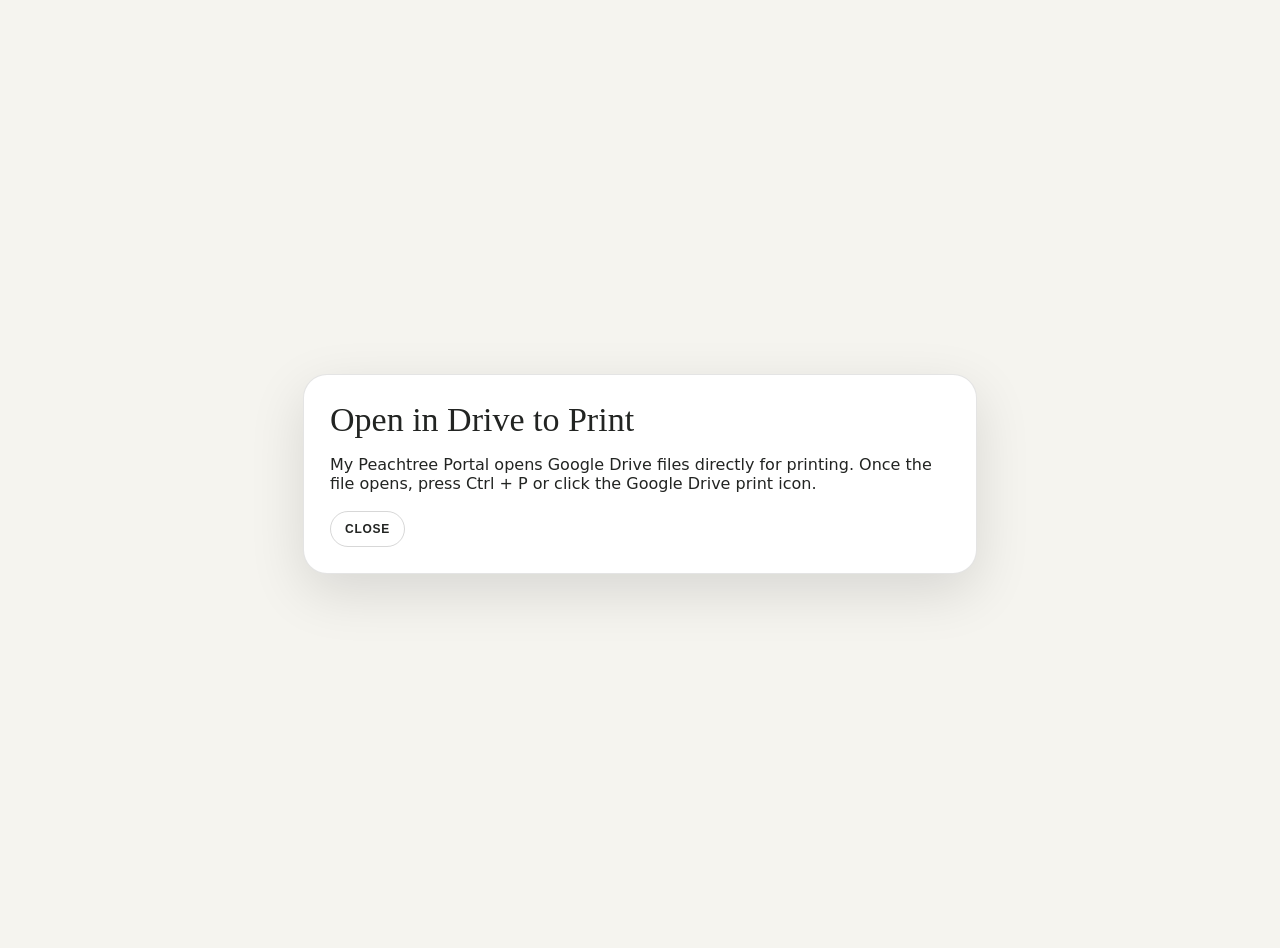
<file: print-file.html>
<!DOCTYPE html>
<html lang="en">
  <head>
    <meta charset="UTF-8">
    <meta name="viewport" content="width=device-width, initial-scale=1.0">
    <title>Print File</title><style>
body {
  font-family: system-ui, sans-serif;
  background: #F5F4EF;
  color: #222422;
  min-height: 100vh;
  display: grid;
  place-items: center;
  margin: 0;
  padding: 24px;
}

.card {
  max-width: 620px;
  background: #fff;
  border: 1px solid rgba(34, 36, 34, .12);
  border-radius: 24px;
  padding: 26px;
  box-shadow: 0 18px 55px rgba(0, 0, 0, .12);
}

h1 {
  font-family: Georgia, serif;
  font-weight: 400;
  margin: 0 0 10px;
  font-size: 34px;
}

.actions {
  display: flex;
  gap: 10px;
  flex-wrap: wrap;
  margin-top: 18px;
}

button,
a {
  border: 1px solid rgba(34, 36, 34, .18);
  border-radius: 999px;
  padding: 10px 14px;
  background: #222422;
  color: #F5F4EF;
  text-decoration: none;
  font-size: 12px;
  font-weight: 800;
  letter-spacing: .06em;
  text-transform: uppercase;
  cursor: pointer;
}

.secondary {
  background: transparent;
  color: #222422;
}
</style>
  </head>
  <body>
    <div class="card">
      <h1>Open in Drive to Print</h1>
      <p>My Peachtree Portal opens Google Drive files directly for printing. Once the file opens, press Ctrl + P or click the Google Drive print icon.</p>
      <div class="actions">
        <button onclick="window.close()" class="secondary">Close</button>
      </div>
    </div>
  </body>
</html>
</file>
<file: holiday-themes.css>
body[data-season="default"] {}

body[data-season="christmas"] {
  --holiday-red: #8B1E1E;
  --holiday-red-2: #B42318;
  --holiday-red-3: #6E1414;
  --holiday-pine: #1B3A2A;
  --holiday-pine-2: #274835;
  --holiday-gold: #B08A48;
  --holiday-gold-2: #D3B170;
  --holiday-champagne: #F3E6CB;
  background:
    radial-gradient(circle at 8% 0%, rgba(176, 138, 72, .24), transparent 26%),
    radial-gradient(circle at 100% 4%, rgba(139, 30, 30, .20), transparent 30%),
    radial-gradient(circle at 82% 88%, rgba(31, 61, 43, .16), transparent 36%),
    radial-gradient(circle at 28% 78%, rgba(176, 138, 72, .09), transparent 28%),
    linear-gradient(180deg, rgba(255, 255, 255, .02), rgba(0, 0, 0, 0)),
    var(--bg);
  position: relative;
}

body[data-season="christmas"]::before {
  content: '';
  position: fixed;
  inset: 0;
  pointer-events: none;
  z-index: 0;
  background:
    radial-gradient(circle at 16% 12%, rgba(243, 230, 203, .34), transparent 14%),
    radial-gradient(circle at 88% 16%, rgba(176, 138, 72, .20), transparent 20%),
    radial-gradient(circle at 52% 4%, rgba(139, 30, 30, .11), transparent 24%),
    linear-gradient(135deg, rgba(176, 138, 72, .12), transparent 18%, transparent 80%, rgba(139, 30, 30, .10));
}

body[data-season="christmas"]::after {
  content: '';
  position: fixed;
  left: 0;
  right: 0;
  top: 68px;
  height: 62px;
  pointer-events: none;
  z-index: 1;
  opacity: .52;
  background:
    radial-gradient(circle at 4% 28%, rgba(176, 138, 72, .95) 0 4px, transparent 5px),
    radial-gradient(circle at 12% 44%, rgba(139, 30, 30, .94) 0 4px, transparent 5px),
    radial-gradient(circle at 20% 24%, rgba(243, 230, 203, .96) 0 4px, transparent 5px),
    radial-gradient(circle at 28% 40%, rgba(31, 61, 43, .95) 0 4px, transparent 5px),
    radial-gradient(circle at 36% 24%, rgba(176, 138, 72, .96) 0 4px, transparent 5px),
    radial-gradient(circle at 44% 42%, rgba(139, 30, 30, .92) 0 4px, transparent 5px),
    radial-gradient(circle at 52% 22%, rgba(243, 230, 203, .96) 0 4px, transparent 5px),
    radial-gradient(circle at 60% 40%, rgba(31, 61, 43, .95) 0 4px, transparent 5px),
    radial-gradient(circle at 68% 24%, rgba(176, 138, 72, .95) 0 4px, transparent 5px),
    radial-gradient(circle at 76% 42%, rgba(139, 30, 30, .92) 0 4px, transparent 5px),
    radial-gradient(circle at 84% 24%, rgba(243, 230, 203, .96) 0 4px, transparent 5px),
    radial-gradient(circle at 92% 40%, rgba(31, 61, 43, .95) 0 4px, transparent 5px),
    linear-gradient(180deg, rgba(31, 61, 43, .32), rgba(31, 61, 43, 0) 70%);
  filter: drop-shadow(0 0 7px rgba(255, 255, 255, .35));
}

.holiday-snow-layer {
  position: fixed;
  inset: 0;
  pointer-events: none;
  overflow: hidden;
  z-index: 650;
  opacity: .94;
}

.holiday-snowflake {
  position: absolute;
  top: -16px;
  left: var(--snow-left);
  width: var(--snow-size);
  height: var(--snow-size);
  border-radius: 50%;
  background: rgba(255, 255, 255, var(--snow-opacity));
  box-shadow: 0 0 14px rgba(255, 255, 255, .52),
    0 0 24px rgba(245, 244, 239, .24);
  animation:
    holidaySnowFall var(--snow-duration) linear var(--snow-delay) infinite,
    holidaySnowDrift var(--snow-drift-duration) ease-in-out var(--snow-delay) infinite alternate,
    holidaySnowPulse var(--snow-pulse-duration) ease-in-out var(--snow-delay) infinite;
  transform: translate3d(0, 0, 0);
  will-change: transform, opacity;
}

.holiday-snowflake::after {
  content: '';
  position: absolute;
  inset: 28%;
  border-radius: 50%;
  background: rgba(255, 255, 255, .92);
}

@keyframes holidaySnowFall {
  0% {
    transform: translate3d(0, -24px, 0);
  }

  100% {
    transform: translate3d(var(--snow-drift), calc(100vh + 40px), 0);
  }
}

@keyframes holidaySnowDrift {
  0% {
    margin-left: calc(var(--snow-sway) * -1);
  }

  100% {
    margin-left: var(--snow-sway);
  }
}

@keyframes holidaySnowPulse {

  0%,
  100% {
    opacity: .82;
  }

  50% {
    opacity: 1;
  }
}

body[data-season="christmas"] nav {
  border-bottom-color: rgba(176, 138, 72, .34);
  box-shadow: 0 14px 40px rgba(139, 30, 30, .08);
}

body[data-season="christmas"] nav::after {
  content: '';
  position: absolute;
  left: 0;
  right: 0;
  bottom: -1px;
  height: 2px;
  background: linear-gradient(90deg, transparent, rgba(176, 138, 72, .82), rgba(139, 30, 30, .56), rgba(176, 138, 72, .82), transparent);
  pointer-events: none;
}

body[data-season="christmas"] .nav-label {
  color: var(--holiday-red-3);
  text-shadow: 0 0 18px rgba(176, 138, 72, .14);
}

body[data-season="christmas"] .hero,
body[data-season="christmas"] .hero-copy,
body[data-season="christmas"] .hero-text {
  position: relative;
  z-index: 1;
}

body[data-season="christmas"] .hero-aside {
  border-color: rgba(176, 138, 72, .24);
  box-shadow: var(--shadow),
    0 18px 46px rgba(176, 138, 72, .12),
    0 0 0 1px rgba(176, 138, 72, .10);
}

body[data-season="christmas"] .hero-aside::after {
  background: radial-gradient(circle, rgba(176, 138, 72, .16), rgba(139, 30, 30, .08) 54%, transparent 70%);
}

body[data-season="christmas"] .hero-text::before,
body[data-season="christmas"] .hero-copy::before {
  content: 'Christmas Edition';
  display: inline-flex;
  align-items: center;
  gap: 6px;
  width: max-content;
  margin-bottom: 16px;
  padding: 8px 14px;
  border: 1px solid rgba(176, 138, 72, .44);
  border-radius: 999px;
  background: linear-gradient(135deg, rgba(176, 138, 72, .18), rgba(139, 30, 30, .10));
  color: var(--text);
  font-size: 9px;
  font-weight: 900;
  letter-spacing: .20em;
  text-transform: uppercase;
  box-shadow: 0 12px 30px rgba(176, 138, 72, .14),
    inset 0 1px 0 rgba(255, 255, 255, .34);
}

body[data-season="christmas"] .hero-text::before {
  content: 'Christmas Edition ✦';
}

body[data-season="christmas"] .hero h1,
body[data-season="christmas"] .hero-title {
  text-shadow: 0 6px 24px rgba(176, 138, 72, .10);
}

body[data-season="christmas"] .hero-rule {
  background: linear-gradient(90deg, rgba(176, 138, 72, .82), rgba(139, 30, 30, .50));
  width: 80px;
  height: 2px;
}

body[data-season="christmas"] .section-kicker,
body[data-season="christmas"] .shelf-divider,
body[data-season="christmas"] .section-label {
  color: var(--holiday-red-3);
}

body[data-season="christmas"] .section-kicker::after,
body[data-season="christmas"] .shelf-divider::after {
  content: ' ✦';
  color: var(--holiday-gold);
  letter-spacing: normal;
}

body[data-season="christmas"] .hero-aside,
body[data-season="christmas"] .office-section,
body[data-season="christmas"] .support-section,
body[data-season="christmas"] .search-panel,
body[data-season="christmas"] .tool-card,
body[data-season="christmas"] .resource-card,
body[data-season="christmas"] .notice,
body[data-season="christmas"] .mini-notice,
body[data-season="christmas"] .office-card,
body[data-season="christmas"] .support-card,
body[data-season="christmas"] .request-btn {
  border-color: rgba(176, 138, 72, .22);
}

body[data-season="christmas"] .office-section,
body[data-season="christmas"] .support-section,
body[data-season="christmas"] .hero-aside {
  position: relative;
  overflow: hidden;
}

body[data-season="christmas"] .office-section::before,
body[data-season="christmas"] .support-section::before,
body[data-season="christmas"] .hero-aside::before {
  content: '';
  position: absolute;
  left: 18px;
  right: 18px;
  top: 0;
  height: 2px;
  background: linear-gradient(90deg, transparent, rgba(176, 138, 72, .72), rgba(139, 30, 30, .28), rgba(176, 138, 72, .72), transparent);
  pointer-events: none;
}

body[data-season="christmas"] .tool-card::after,
body[data-season="christmas"] .notice::after,
body[data-season="christmas"] .resource-card::after,
body[data-season="christmas"] .office-card::after,
body[data-season="christmas"] .support-card::after {
  content: '';
  position: absolute;
  inset: 0;
  pointer-events: none;
  border-radius: inherit;
  box-shadow: inset 0 1px 0 rgba(255, 255, 255, .34);
  opacity: .75;
}

body[data-season="christmas"] .tool-card:hover,
body[data-season="christmas"] .resource-card:hover,
body[data-season="christmas"] .notice:hover,
body[data-season="christmas"] .mini-notice:hover,
body[data-season="christmas"] .office-card:hover,
body[data-season="christmas"] .support-card:hover,
body[data-season="christmas"] .request-btn:hover {
  box-shadow: var(--shadow-hover),
    0 0 0 1px rgba(176, 138, 72, .18),
    0 0 44px rgba(176, 138, 72, .14);
  border-color: rgba(176, 138, 72, .32);
}

body[data-season="christmas"] .btn-primary,
body[data-season="christmas"] .mini-btn.primary,
body[data-season="christmas"] .office-action {
  background: linear-gradient(135deg, var(--holiday-pine), #203022 52%, var(--holiday-red));
  color: var(--ivory);
  border-color: transparent;
}

body[data-season="christmas"] .btn-soft:hover,
body[data-season="christmas"] .chip:hover,
body[data-season="christmas"] .chip.active,
body[data-season="christmas"] .filter-pill.active,
body[data-season="christmas"] .request-btn.active {
  background: linear-gradient(135deg, var(--holiday-red-3), var(--holiday-red));
  color: var(--ivory);
  border-color: var(--holiday-red);
}

body[data-season="christmas"] .new-badge,
body[data-season="christmas"] .notice.high::before,
body[data-season="christmas"] .mini-notice.high::before {
  background: linear-gradient(180deg, var(--holiday-red-2), var(--holiday-red-3));
}

body[data-season="christmas"] .notice.normal::before,
body[data-season="christmas"] .hours-pill span,
body[data-season="christmas"] .gold-accent {
  color: var(--holiday-gold-2);
}

body[data-season="christmas"] .hours-pill {
  background: linear-gradient(135deg, rgba(176, 138, 72, .16), rgba(139, 30, 30, .08));
  border-color: rgba(176, 138, 72, .36);
  box-shadow: inset 0 1px 0 rgba(255, 255, 255, .30);
}

body[data-season="christmas"] .office-pin,
body[data-season="christmas"] .support-ico,
body[data-season="christmas"] .choice-ico {
  background: linear-gradient(135deg, var(--holiday-pine), var(--holiday-red));
  color: var(--ivory);
}

body[data-season="christmas"] .status-offline,
body[data-season="christmas"] .link-status.offline {
  border-color: rgba(180, 35, 24, .55) !important;
}

@media (max-width:760px) {
  body[data-season="christmas"]::after {
    top: 68px;
    height: 46px;
    opacity: .42;
  }

  .holiday-snow-layer {
    opacity: .82;
  }

  body[data-season="christmas"] .hero-text::before,
  body[data-season="christmas"] .hero-copy::before {
    margin-bottom: 12px;
  }
}

@media (prefers-reduced-motion: reduce) {
  .holiday-snowflake {
    animation: none;
    opacity: .40;
  }

  body[data-season="christmas"]::after {
    opacity: .28;
  }
}

body[data-season="christmas"] main::before {
  content: 'Peachtree Christmas Edition · Advisor Access';
  display: flex;
  align-items: center;
  justify-content: center;
  width: min(100%, 760px);
  margin: 28px auto 0;
  padding: 11px 18px;
  border: 1px solid rgba(176, 138, 72, .36);
  border-radius: 999px;
  background:
    linear-gradient(135deg, rgba(255, 255, 255, .60), rgba(243, 230, 203, .36)),
    linear-gradient(90deg, rgba(139, 30, 30, .08), rgba(176, 138, 72, .12), rgba(31, 61, 43, .08));
  color: var(--text);
  font-size: 10px;
  font-weight: 900;
  letter-spacing: .20em;
  text-transform: uppercase;
  box-shadow: 0 16px 42px rgba(176, 138, 72, .13),
    inset 0 1px 0 rgba(255, 255, 255, .58);
  position: relative;
  z-index: 3;
}

[data-theme="dark"] body[data-season="christmas"] main::before {
  background:
    linear-gradient(135deg, rgba(28, 30, 28, .92), rgba(31, 61, 43, .42)),
    linear-gradient(90deg, rgba(139, 30, 30, .22), rgba(176, 138, 72, .16), rgba(31, 61, 43, .20));
  color: var(--ivory);
  box-shadow:
    0 16px 42px rgba(0, 0, 0, .34),
    0 0 34px rgba(176, 138, 72, .10),
    inset 0 1px 0 rgba(255, 255, 255, .08);
}

body[data-season="christmas"] .hero {
  padding-top: 54px;
}

body[data-season="christmas"] .hero::before {
  content: '';
  position: absolute;
  inset: 18px 18px auto auto;
  width: 280px;
  height: 280px;
  pointer-events: none;
  border-radius: 50%;
  background: radial-gradient(circle, rgba(176, 138, 72, .22), rgba(139, 30, 30, .10) 42%, transparent 68%);
  filter: blur(2px);
  z-index: 0;
}

body[data-season="christmas"] .hero::after {
  content: '';
  position: absolute;
  right: 30px;
  top: 70px;
  width: 180px;
  height: 180px;
  pointer-events: none;
  opacity: .55;
  background:
    radial-gradient(circle at 50% 8%, rgba(176, 138, 72, .85) 0 2px, transparent 3px),
    radial-gradient(circle at 32% 28%, rgba(255, 255, 255, .82) 0 1.5px, transparent 2.5px),
    radial-gradient(circle at 70% 38%, rgba(139, 30, 30, .66) 0 2px, transparent 3px),
    radial-gradient(circle at 48% 66%, rgba(31, 61, 43, .62) 0 2px, transparent 3px);
  filter: drop-shadow(0 0 10px rgba(176, 138, 72, .18));
}

body[data-season="christmas"] .mini-notice,
body[data-season="christmas"] .notice {
  background:
    linear-gradient(145deg, rgba(255, 255, 255, .92), rgba(248, 247, 242, .90)),
    radial-gradient(circle at 100% 0%, rgba(176, 138, 72, .14), transparent 32%);
  position: relative;
}

[data-theme="dark"] body[data-season="christmas"] .mini-notice,
[data-theme="dark"] body[data-season="christmas"] .notice {
  background:
    linear-gradient(145deg, rgba(28, 30, 28, .96), rgba(21, 24, 21, .94)),
    radial-gradient(circle at 100% 0%, rgba(176, 138, 72, .12), transparent 32%);
}

body[data-season="christmas"] .mini-notice .mini-meta::before,
body[data-season="christmas"] .notice .notice-meta::before {
  content: 'Seasonal Notice · ';
  color: var(--holiday-gold);
}

body[data-season="christmas"] .tool-card,
body[data-season="christmas"] .resource-card,
body[data-season="christmas"] .office-card,
body[data-season="christmas"] .support-card,
body[data-season="christmas"] .request-btn,
body[data-season="christmas"] .mini-notice,
body[data-season="christmas"] .notice {
  position: relative;
  isolation: isolate;
}

body[data-season="christmas"] .tool-card::before,
body[data-season="christmas"] .resource-card::before,
body[data-season="christmas"] .office-card::before,
body[data-season="christmas"] .support-card::before,
body[data-season="christmas"] .request-btn::before,
body[data-season="christmas"] .mini-notice::before,
body[data-season="christmas"] .notice::before {
  content: '';
  position: absolute;
  top: 10px;
  right: 10px;
  width: 34px;
  height: 34px;
  border-top: 1px solid rgba(176, 138, 72, .44);
  border-right: 1px solid rgba(176, 138, 72, .34);
  border-radius: 0 10px 0 0;
  pointer-events: none;
  z-index: 1;
  opacity: .78;
}

body[data-season="christmas"] .tool-card,
body[data-season="christmas"] .resource-card,
body[data-season="christmas"] .office-card,
body[data-season="christmas"] .support-card,
body[data-season="christmas"] .request-btn {
  backdrop-filter: saturate(118%) blur(2px);
  -webkit-backdrop-filter: saturate(118%) blur(2px);
}

body[data-season="christmas"] .office-section,
body[data-season="christmas"] .support-section {
  background:
    radial-gradient(circle at 100% 0%, rgba(176, 138, 72, .14), transparent 34%),
    radial-gradient(circle at 0% 100%, rgba(139, 30, 30, .08), transparent 30%),
    linear-gradient(145deg, var(--card), var(--card-2));
}

body[data-season="christmas"] .office-section .section-kicker,
body[data-season="christmas"] .support-section .section-kicker {
  border-bottom-color: rgba(176, 138, 72, .24);
}

body[data-season="christmas"] .holiday-snow-layer::after {
  content: '';
  position: fixed;
  left: -5vw;
  right: -5vw;
  bottom: -26px;
  height: 86px;
  pointer-events: none;
  background:
    radial-gradient(ellipse at 12% 100%, rgba(255, 255, 255, .72), transparent 58%),
    radial-gradient(ellipse at 36% 100%, rgba(245, 244, 239, .58), transparent 56%),
    radial-gradient(ellipse at 62% 100%, rgba(255, 255, 255, .68), transparent 58%),
    radial-gradient(ellipse at 88% 100%, rgba(245, 244, 239, .50), transparent 56%);
  opacity: .46;
  filter: blur(.2px);
}

body[data-season="christmas"] .btn-primary::before,
body[data-season="christmas"] .mini-btn.primary::before {
  content: '✦';
  font-size: 10px;
  opacity: .86;
}

body[data-season="christmas"] .btn-primary,
body[data-season="christmas"] .mini-btn.primary {
  position: relative;
  overflow: hidden;
}

body[data-season="christmas"] .btn-primary::after,
body[data-season="christmas"] .mini-btn.primary::after {
  content: '';
  position: absolute;
  inset: 0;
  pointer-events: none;
  background: linear-gradient(115deg, transparent 0 32%, rgba(255, 255, 255, .18) 42%, transparent 52% 100%);
  transform: translateX(-120%);
  transition: transform .65s var(--ease);
}

body[data-season="christmas"] .btn-primary:hover::after,
body[data-season="christmas"] .mini-btn.primary:hover::after {
  transform: translateX(120%);
}

[data-theme="dark"] body[data-season="christmas"] {
  background:
    radial-gradient(circle at 10% 0%, rgba(176, 138, 72, .20), transparent 28%),
    radial-gradient(circle at 100% 6%, rgba(139, 30, 30, .22), transparent 32%),
    radial-gradient(circle at 72% 88%, rgba(31, 61, 43, .28), transparent 38%),
    linear-gradient(180deg, #141614, #0E100E);
}

[data-theme="dark"] body[data-season="christmas"] .hero-aside,
[data-theme="dark"] body[data-season="christmas"] .office-section,
[data-theme="dark"] body[data-season="christmas"] .support-section,
[data-theme="dark"] body[data-season="christmas"] .tool-card,
[data-theme="dark"] body[data-season="christmas"] .resource-card,
[data-theme="dark"] body[data-season="christmas"] .mini-notice,
[data-theme="dark"] body[data-season="christmas"] .notice {
  box-shadow: var(--shadow),
    0 0 0 1px rgba(176, 138, 72, .08),
    0 0 38px rgba(176, 138, 72, .06);
}

@media (max-width:760px) {
  body[data-season="christmas"] main::before {
    margin-top: 18px;
    padding: 10px 14px;
    font-size: 9px;
    letter-spacing: .14em;
    line-height: 1.35;
    text-align: center;
  }

  body[data-season="christmas"] .hero {
    padding-top: 34px;
  }

  body[data-season="christmas"] .hero::before {
    width: 190px;
    height: 190px;
    right: -30px;
    top: 20px;
  }

  body[data-season="christmas"] .hero::after {
    width: 120px;
    height: 120px;
    right: 8px;
    top: 54px;
    opacity: .38;
  }

  body[data-season="christmas"] .tool-card::before,
  body[data-season="christmas"] .resource-card::before,
  body[data-season="christmas"] .office-card::before,
  body[data-season="christmas"] .support-card::before,
  body[data-season="christmas"] .request-btn::before,
  body[data-season="christmas"] .mini-notice::before,
  body[data-season="christmas"] .notice::before {
    width: 26px;
    height: 26px;
    top: 8px;
    right: 8px;
  }
}

.christmas-lion {
  position: absolute;
  left: var(--christmas-lion-left);
  top: var(--christmas-lion-top);
  width: var(--christmas-lion-size);
  height: var(--christmas-lion-size);
  background-image: var(--christmas-lion-image);
  background-size: contain;
  background-repeat: no-repeat;
  background-position: center;
  opacity: var(--christmas-lion-opacity);
  filter: var(--christmas-lion-filter);
  animation:
    christmasLionFloat var(--christmas-lion-duration) ease-in-out var(--christmas-lion-delay) infinite alternate,
    christmasLionGlow calc(var(--christmas-lion-duration) * .82) ease-in-out var(--christmas-lion-delay) infinite alternate;
  transform-origin: center;
}

@keyframes christmasLionFloat {
  0% {
    transform: translate3d(0, 0, 0) rotate(-2deg) scale(.98);
  }

  100% {
    transform: translate3d(0, -14px, 0) rotate(2deg) scale(1.03);
  }
}

@keyframes christmasLionGlow {
  0% {
    opacity: calc(var(--christmas-lion-opacity) * .76);
  }

  100% {
    opacity: var(--christmas-lion-opacity);
  }
}

.christmas-tree {
  position: absolute;
  left: var(--christmas-tree-left);
  top: var(--christmas-tree-top);
  width: var(--christmas-tree-size);
  height: calc(var(--christmas-tree-size) * 1.22);
  opacity: var(--christmas-tree-opacity);
  animation:
    christmasTreeFloat var(--christmas-tree-duration) ease-in-out var(--christmas-tree-delay) infinite alternate,
    christmasTreeGlow calc(var(--christmas-tree-duration) * .88) ease-in-out var(--christmas-tree-delay) infinite alternate;
  transform-origin: center bottom;
}

.christmas-tree::before,
.christmas-tree::after {
  content: '';
  position: absolute;
}

.christmas-tree::before {
  left: 0;
  right: 0;
  top: 0;
  bottom: 14%;
  border-radius: 10px;
  background:
    radial-gradient(circle at 50% 10%, rgba(243, 230, 203, .88) 0 3px, transparent 4px),
    radial-gradient(circle at 24% 34%, rgba(176, 138, 72, .68) 0 2px, transparent 3px),
    radial-gradient(circle at 74% 30%, rgba(139, 30, 30, .58) 0 2px, transparent 3px),
    radial-gradient(circle at 32% 58%, rgba(243, 230, 203, .66) 0 2px, transparent 3px),
    radial-gradient(circle at 66% 60%, rgba(176, 138, 72, .62) 0 2px, transparent 3px),
    linear-gradient(180deg, rgba(31, 61, 43, .98), rgba(24, 49, 35, .98));
  clip-path: polygon(50% 0%, 86% 28%, 72% 28%, 100% 56%, 78% 56%, 92% 76%, 8% 76%, 22% 56%, 0% 56%, 28% 28%, 14% 28%);
  box-shadow: 0 0 18px rgba(31, 61, 43, .12),
    inset 0 1px 0 rgba(255, 255, 255, .14);
}

.christmas-tree::after {
  width: 18%;
  height: 17%;
  left: 41%;
  bottom: 0;
  border-radius: 3px;
  background: linear-gradient(180deg, #7A4A24, #5A3317);
  box-shadow: 0 0 0 1px rgba(0, 0, 0, .05);
}

@keyframes christmasTreeFloat {
  0% {
    transform: translate3d(0, 0, 0) rotate(-2deg) scale(.98);
  }

  100% {
    transform: translate3d(0, -10px, 0) rotate(2deg) scale(1.03);
  }
}

@keyframes christmasTreeGlow {
  0% {
    opacity: calc(var(--christmas-tree-opacity) * .78);
    filter: drop-shadow(0 10px 18px rgba(0, 0, 0, .08));
  }

  100% {
    opacity: var(--christmas-tree-opacity);
    filter: drop-shadow(0 12px 22px rgba(176, 138, 72, .14));
  }
}

[data-theme="light"] .christmas-lion {
  mix-blend-mode: multiply;
}

[data-theme="dark"] .christmas-lion {
  mix-blend-mode: screen;
}

@media (max-width:760px) {
  .christmas-tree {
    opacity: calc(var(--christmas-tree-opacity) * .92);
  }

  .christmas-lion {
    opacity: calc(var(--christmas-lion-opacity) * .92);
  }
}

@media (prefers-reduced-motion: reduce) {

  .christmas-lion,
  .christmas-tree {
    animation: none;
  }
}

body[data-season="fall"] {
  --fall-copper: #9A5A24;
  --fall-amber: #C4934B;
  --fall-walnut: #4A2F1B;
  --fall-cream: #F6E8D2;
  background:
    radial-gradient(circle at 8% 2%, rgba(196, 147, 75, .24), transparent 28%),
    radial-gradient(circle at 92% 14%, rgba(154, 90, 36, .20), transparent 30%),
    radial-gradient(circle at 30% 92%, rgba(74, 47, 27, .12), transparent 35%),
    linear-gradient(180deg, rgba(196, 147, 75, .06), transparent 36%),
    var(--bg);
}

body[data-season="fall"]::before {
  content: '';
  position: fixed;
  inset: 0;
  pointer-events: none;
  z-index: 0;
  background:
    radial-gradient(circle at 16% 12%, rgba(246, 232, 210, .32), transparent 16%),
    radial-gradient(circle at 84% 20%, rgba(196, 147, 75, .18), transparent 24%),
    linear-gradient(135deg, rgba(154, 90, 36, .10), transparent 22%, transparent 78%, rgba(196, 147, 75, .12));
}

body[data-season="fall"] nav {
  background: color-mix(in srgb, var(--nav) 82%, rgba(196, 147, 75, .14)) !important;
}

body[data-season="fall"] .section-kicker::after,
body[data-season="fall"] .hero-rule {
  background: linear-gradient(90deg, transparent, rgba(196, 147, 75, .78), transparent) !important;
}

body[data-season="fall"] .btn-primary,
body[data-season="fall"] .mini-btn.primary,
body[data-season="fall"] .office-action {
  background: linear-gradient(135deg, #222422, #4A2F1B) !important;
  color: #F6E8D2 !important;
}

body[data-season="fall"] .tool-card,
body[data-season="fall"] .resource-card,
body[data-season="fall"] .office-card,
body[data-season="fall"] .support-card,
body[data-season="fall"] .request-btn,
body[data-season="fall"] .mini-notice,
body[data-season="fall"] .notice,
body[data-season="fall"] .hero-aside,
body[data-season="fall"] .office-section,
body[data-season="fall"] .support-section {
  border-color: rgba(196, 147, 75, .22) !important;
  box-shadow: 0 24px 80px rgba(74, 47, 27, .10), 0 1px 0 rgba(255, 255, 255, .16) inset !important;
}

body[data-season="fall"] .tool-card:hover,
body[data-season="fall"] .resource-card:hover,
body[data-season="fall"] .office-card:hover,
body[data-season="fall"] .support-card:hover,
body[data-season="fall"] .request-btn:hover,
body[data-season="fall"] .mini-notice:hover,
body[data-season="fall"] .notice:hover {
  border-color: rgba(196, 147, 75, .45) !important;
  box-shadow: 0 34px 96px rgba(74, 47, 27, .16), 0 1px 0 rgba(255, 255, 255, .18) inset !important;
}

[data-theme="dark"] body[data-season="fall"] {
  background:
    radial-gradient(circle at 9% 4%, rgba(196, 147, 75, .22), transparent 28%),
    radial-gradient(circle at 90% 12%, rgba(154, 90, 36, .18), transparent 30%),
    linear-gradient(180deg, #0B0D0B, #15110C 48%, #0C0E0C);
}

.holiday-fall-layer {
  position: fixed;
  inset: 0;
  pointer-events: none;
  overflow: hidden;
  z-index: 650;
  opacity: .95;
}

.fall-leaf {
  position: absolute;
  top: -24px;
  left: var(--fall-left);
  width: var(--fall-size);
  height: calc(var(--fall-size) * 1.55);
  opacity: var(--fall-opacity);
  border-radius: 70% 12% 70% 12%;
  background:
    linear-gradient(135deg, rgba(246, 232, 210, .62), transparent 42%),
    linear-gradient(160deg, hsl(var(--fall-hue) 58% 48%), hsl(calc(var(--fall-hue) + 12deg) 62% 34%));
  box-shadow: 0 8px 18px rgba(74, 47, 27, .16), inset 0 0 0 1px rgba(255, 255, 255, .18);
  transform-origin: 50% 10%;
  animation:
    fallLeafDrift var(--fall-duration) linear var(--fall-delay) infinite,
    fallLeafSpin var(--fall-spin-duration) ease-in-out var(--fall-delay) infinite alternate;
}

.fall-leaf::after {
  content: '';
  position: absolute;
  left: 48%;
  top: 8%;
  bottom: 10%;
  width: 1px;
  background: rgba(255, 255, 255, .34);
  transform: rotate(-8deg);
  border-radius: 999px;
}

.fall-ember {
  position: absolute;
  left: var(--ember-left);
  top: var(--ember-top);
  width: var(--ember-size);
  height: var(--ember-size);
  border-radius: 50%;
  opacity: var(--ember-opacity);
  background: rgba(196, 147, 75, .92);
  filter: blur(.2px) drop-shadow(0 0 10px rgba(196, 147, 75, .42));
  animation: fallEmberPulse var(--ember-duration) ease-in-out var(--ember-delay) infinite alternate;
}

.fall-lion {
  position: absolute;
  left: var(--fall-lion-left);
  top: var(--fall-lion-top);
  width: var(--fall-lion-size);
  height: var(--fall-lion-size);
  background-image: var(--fall-lion-image);
  background-size: contain;
  background-repeat: no-repeat;
  background-position: center;
  opacity: var(--fall-lion-opacity);
  filter: sepia(.35) saturate(1.15) drop-shadow(0 20px 44px rgba(196, 147, 75, .18));
  animation: fallLionFloat var(--fall-lion-duration) ease-in-out var(--fall-lion-delay) infinite alternate;
}

[data-theme="light"] .fall-lion {
  mix-blend-mode: multiply;
}

[data-theme="dark"] .fall-lion {
  mix-blend-mode: screen;
}

@keyframes fallLeafDrift {
  0% {
    transform: translate3d(0, -4vh, 0) rotate(0deg);
  }

  100% {
    transform: translate3d(var(--fall-drift), 108vh, 0) rotate(720deg);
  }
}

@keyframes fallLeafSpin {
  0% {
    margin-left: -18px;
    filter: saturate(.9) brightness(.96);
  }

  100% {
    margin-left: 18px;
    filter: saturate(1.16) brightness(1.04);
  }
}

@keyframes fallEmberPulse {
  from {
    transform: translateY(0) scale(.82);
    opacity: calc(var(--ember-opacity) * .55);
  }

  to {
    transform: translateY(-18px) scale(1.18);
    opacity: var(--ember-opacity);
  }
}

@keyframes fallLionFloat {
  0% {
    transform: translate3d(0, 0, 0) rotate(-2deg) scale(.98);
  }

  100% {
    transform: translate3d(0, -16px, 0) rotate(2deg) scale(1.03);
  }
}

@media (max-width:760px) {
  .fall-leaf {
    opacity: calc(var(--fall-opacity) * .82);
  }
}

@media (prefers-reduced-motion: reduce) {

  .fall-leaf,
  .fall-ember,
  .fall-lion {
    animation: none !important;
  }
}
</file>
